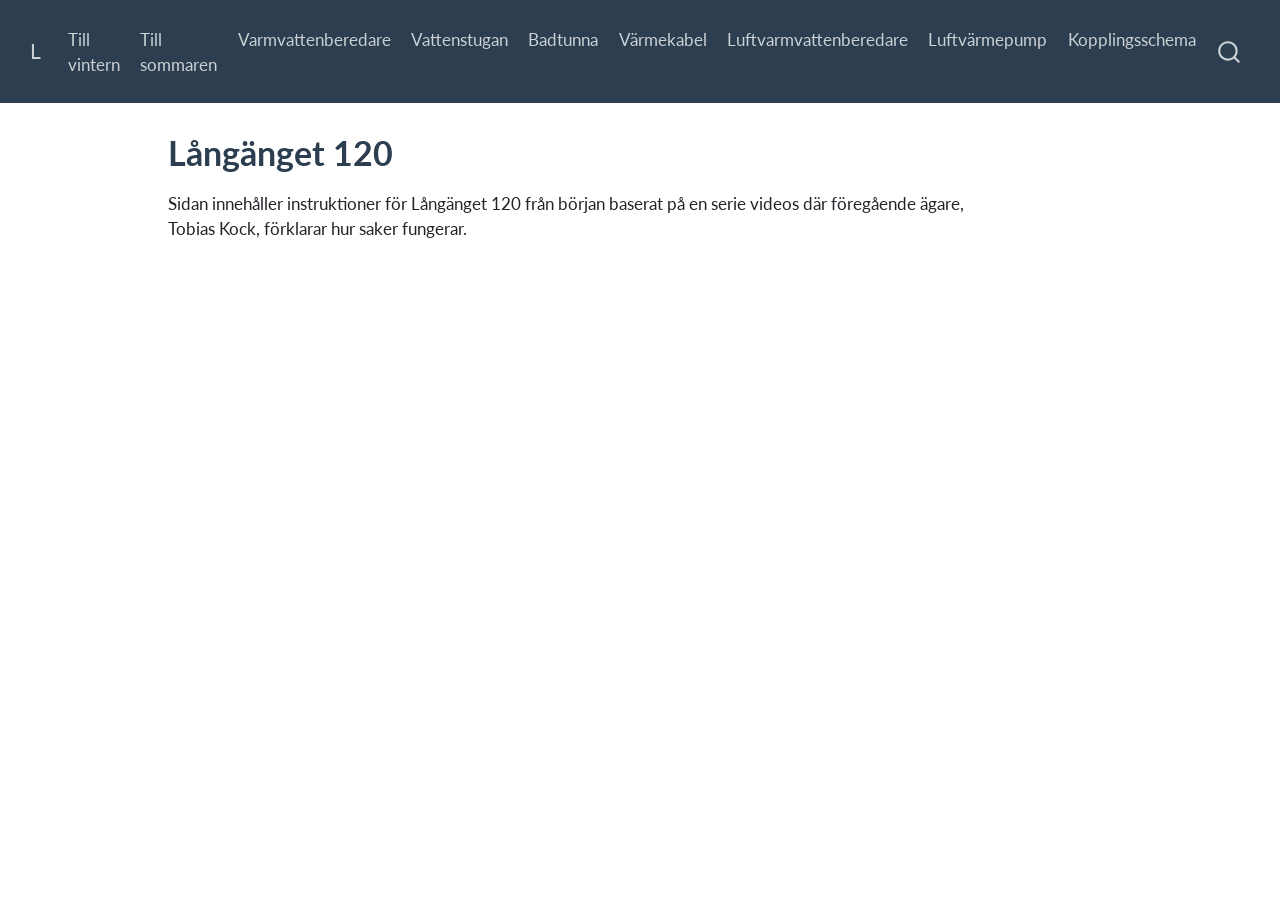
<file: index.html>
<!DOCTYPE html>
<html xmlns="http://www.w3.org/1999/xhtml" lang="sv" xml:lang="sv"><head>

<meta charset="utf-8">
<meta name="generator" content="quarto-1.9.38">

<meta name="viewport" content="width=device-width, initial-scale=1.0, user-scalable=yes">


<title>Långänget 120 – Langanget120</title>
<style>
/* Default styles provided by pandoc.
** See https://pandoc.org/MANUAL.html#variables-for-html for config info.
*/
code{white-space: pre-wrap;}
span.smallcaps{font-variant: small-caps;}
div.columns{display: flex; gap: min(4vw, 1.5em);}
div.column{flex: auto; overflow-x: auto;}
div.hanging-indent{margin-left: 1.5em; text-indent: -1.5em;}
ul.task-list{list-style: none;}
ul.task-list li input[type="checkbox"] {
  width: 0.8em;
  margin: 0 0.8em 0.2em -1em; /* quarto-specific, see https://github.com/quarto-dev/quarto-cli/issues/4556 */ 
  vertical-align: middle;
}
</style>


<script src="site_libs/quarto-nav/quarto-nav.js"></script>
<script src="site_libs/quarto-nav/headroom.min.js"></script>
<script src="site_libs/clipboard/clipboard.min.js"></script>
<script src="site_libs/quarto-search/autocomplete.umd.js"></script>
<script src="site_libs/quarto-search/fuse.min.js"></script>
<script src="site_libs/quarto-search/quarto-search.js"></script>
<meta name="quarto:offset" content="./">
<script src="site_libs/quarto-html/quarto.js" type="module"></script>
<script src="site_libs/quarto-html/tabsets/tabsets.js" type="module"></script>
<script src="site_libs/quarto-html/popper.min.js"></script>
<script src="site_libs/quarto-html/tippy.umd.min.js"></script>
<script src="site_libs/quarto-html/anchor.min.js"></script>
<link href="site_libs/quarto-html/tippy.css" rel="stylesheet">
<link href="site_libs/quarto-html/quarto-syntax-highlighting-15634bcf2e68342d4ad2dfa704d543f6.css" rel="stylesheet" class="quarto-color-scheme" id="quarto-text-highlighting-styles">
<link href="site_libs/quarto-html/quarto-syntax-highlighting-dark-0a6b7249c26820e032cb0bd839ff02b1.css" rel="stylesheet" class="quarto-color-scheme quarto-color-alternate" id="quarto-text-highlighting-styles">
<link href="site_libs/quarto-html/quarto-syntax-highlighting-15634bcf2e68342d4ad2dfa704d543f6.css" rel="stylesheet" class="quarto-color-scheme-extra" id="quarto-text-highlighting-styles">
<script src="site_libs/bootstrap/bootstrap.min.js"></script>
<link href="site_libs/bootstrap/bootstrap-icons.css" rel="stylesheet">
<link href="site_libs/bootstrap/bootstrap-17fa43110252fe5d7fbc076cda6e6503.min.css" rel="stylesheet" append-hash="true" class="quarto-color-scheme" id="quarto-bootstrap" data-mode="light">
<link href="site_libs/bootstrap/bootstrap-dark-2f3706f3f720ffabbc97d3e3986e1aea.min.css" rel="stylesheet" append-hash="true" class="quarto-color-scheme quarto-color-alternate" id="quarto-bootstrap" data-mode="light">
<link href="site_libs/bootstrap/bootstrap-17fa43110252fe5d7fbc076cda6e6503.min.css" rel="stylesheet" append-hash="true" class="quarto-color-scheme-extra" id="quarto-bootstrap" data-mode="light">
<script id="quarto-search-options" type="application/json">{
  "location": "navbar",
  "copy-button": false,
  "collapse-after": 3,
  "panel-placement": "end",
  "type": "overlay",
  "limit": 50,
  "keyboard-shortcut": [
    "f",
    "/",
    "s"
  ],
  "show-item-context": false,
  "language": {
    "search-no-results-text": "Inget resultat",
    "search-matching-documents-text": "matchande dokument",
    "search-copy-link-title": "Kopiera länk för att söka",
    "search-hide-matches-text": "Göm ytterligare resultat",
    "search-more-match-text": "annat resultat i detta dokument",
    "search-more-matches-text": "fler resultat i detta dokument",
    "search-clear-button-title": "Rensa",
    "search-text-placeholder": "",
    "search-detached-cancel-button-title": "Avbryt",
    "search-submit-button-title": "Verkställ",
    "search-label": "Sök"
  }
}</script>


<link rel="stylesheet" href="styles.css">
</head>

<body class="nav-fixed quarto-light">

<div id="quarto-search-results"></div>
  <header id="quarto-header" class="headroom fixed-top">
    <nav class="navbar navbar-expand-lg " data-bs-theme="dark">
      <div class="navbar-container container-fluid">
      <div class="navbar-brand-container mx-auto">
    <a class="navbar-brand" href="./index.html">
    <span class="navbar-title">Langanget120</span>
    </a>
  </div>
            <div id="quarto-search" class="" title="Sök"></div>
          <button class="navbar-toggler" type="button" data-bs-toggle="collapse" data-bs-target="#navbarCollapse" aria-controls="navbarCollapse" role="menu" aria-expanded="false" aria-label="Skifta navigering" onclick="if (window.quartoToggleHeadroom) { window.quartoToggleHeadroom(); }">
  <span class="navbar-toggler-icon"></span>
</button>
          <div class="collapse navbar-collapse" id="navbarCollapse">
            <ul class="navbar-nav navbar-nav-scroll me-auto">
  <li class="nav-item">
    <a class="nav-link" href="./till-vintern.html"> 
<span class="menu-text">Till vintern</span></a>
  </li>  
  <li class="nav-item">
    <a class="nav-link" href="./till-sommaren.html"> 
<span class="menu-text">Till sommaren</span></a>
  </li>  
  <li class="nav-item">
    <a class="nav-link" href="./varmvattenberedare.html"> 
<span class="menu-text">Varmvattenberedare</span></a>
  </li>  
  <li class="nav-item">
    <a class="nav-link" href="./vattenstugan.html"> 
<span class="menu-text">Vattenstugan</span></a>
  </li>  
  <li class="nav-item">
    <a class="nav-link" href="./badtunna.html"> 
<span class="menu-text">Badtunna</span></a>
  </li>  
  <li class="nav-item">
    <a class="nav-link" href="./värmekabel.html"> 
<span class="menu-text">Värmekabel</span></a>
  </li>  
  <li class="nav-item">
    <a class="nav-link" href="./luftvarmvattenberedare.html"> 
<span class="menu-text">Luftvarmvattenberedare</span></a>
  </li>  
  <li class="nav-item">
    <a class="nav-link" href="./luftvarmepump.html"> 
<span class="menu-text">Luftvärmepump</span></a>
  </li>  
  <li class="nav-item">
    <a class="nav-link" href="./kopplingsschema.html"> 
<span class="menu-text">Kopplingsschema</span></a>
  </li>  
</ul>
          </div> <!-- /navcollapse -->
            <div class="quarto-navbar-tools">
</div>
      </div> <!-- /container-fluid -->
    </nav>
</header>
<!-- content -->
<div id="quarto-content" class="quarto-container page-columns page-rows-contents page-layout-article page-navbar">
<!-- sidebar -->
<!-- margin-sidebar -->
    <div id="quarto-margin-sidebar" class="sidebar margin-sidebar zindex-bottom">
        
    </div>
<!-- main -->
<main class="content" id="quarto-document-content">

<header id="title-block-header" class="quarto-title-block default">
<div class="quarto-title">
<h1 class="title">Långänget 120</h1>
</div>



<div class="quarto-title-meta">

    
  
    
  </div>
  


</header>


<p>Sidan innehåller instruktioner för Långänget 120 från början baserat på en serie videos där föregående ägare, Tobias Kock, förklarar hur saker fungerar.</p>
<!--
# To update the site, run the following commands in the terminal:
git add -A && git commit -m "Describe the change" && git push   # source
quarto publish gh-pages                                         # site
-->



</main> <!-- /main -->
<script id="quarto-html-after-body" type="application/javascript">
  window.document.addEventListener("DOMContentLoaded", function (event) {
    const icon = "";
    const anchorJS = new window.AnchorJS();
    anchorJS.options = {
      placement: 'right',
      icon: icon
    };
    anchorJS.add('.anchored');
    const isCodeAnnotation = (el) => {
      for (const clz of el.classList) {
        if (clz.startsWith('code-annotation-')) {                     
          return true;
        }
      }
      return false;
    }
    const onCopySuccess = function(e) {
      // button target
      const button = e.trigger;
      // don't keep focus
      button.blur();
      // flash "checked"
      button.classList.add('code-copy-button-checked');
      var currentTitle = button.getAttribute("title");
      button.setAttribute("title", "Kopierat!");
      let tooltip;
      if (window.bootstrap) {
        button.setAttribute("data-bs-toggle", "tooltip");
        button.setAttribute("data-bs-placement", "left");
        button.setAttribute("data-bs-title", "Kopierat!");
        tooltip = new bootstrap.Tooltip(button, 
          { trigger: "manual", 
            customClass: "code-copy-button-tooltip",
            offset: [0, -8]});
        tooltip.show();    
      }
      setTimeout(function() {
        if (tooltip) {
          tooltip.hide();
          button.removeAttribute("data-bs-title");
          button.removeAttribute("data-bs-toggle");
          button.removeAttribute("data-bs-placement");
        }
        button.setAttribute("title", currentTitle);
        button.classList.remove('code-copy-button-checked');
      }, 1000);
      // clear code selection
      e.clearSelection();
    }
    const getTextToCopy = function(trigger) {
      const outerScaffold = trigger.parentElement.cloneNode(true);
      const codeEl = outerScaffold.querySelector('code');
      for (const childEl of codeEl.children) {
        if (isCodeAnnotation(childEl)) {
          childEl.remove();
        }
      }
      return codeEl.innerText;
    }
    const clipboard = new window.ClipboardJS('.code-copy-button:not([data-in-quarto-modal])', {
      text: getTextToCopy
    });
    clipboard.on('success', onCopySuccess);
    if (window.document.getElementById('quarto-embedded-source-code-modal')) {
      const clipboardModal = new window.ClipboardJS('.code-copy-button[data-in-quarto-modal]', {
        text: getTextToCopy,
        container: window.document.getElementById('quarto-embedded-source-code-modal')
      });
      clipboardModal.on('success', onCopySuccess);
    }
      var localhostRegex = new RegExp(/^(?:http|https):\/\/localhost\:?[0-9]*\//);
      var mailtoRegex = new RegExp(/^mailto:/);
        var filterRegex = new RegExp("https:\/\/Sebastian-D\.github\.io\/langanget120\/");
      var isInternal = (href) => {
          return filterRegex.test(href) || localhostRegex.test(href) || mailtoRegex.test(href);
      }
      // Inspect non-navigation links and adorn them if external
     var links = window.document.querySelectorAll('a[href]:not(.nav-link):not(.navbar-brand):not(.toc-action):not(.sidebar-link):not(.sidebar-item-toggle):not(.pagination-link):not(.no-external):not([aria-hidden]):not(.dropdown-item):not(.quarto-navigation-tool):not(.about-link)');
      for (var i=0; i<links.length; i++) {
        const link = links[i];
        if (!isInternal(link.href)) {
          // undo the damage that might have been done by quarto-nav.js in the case of
          // links that we want to consider external
          if (link.dataset.originalHref !== undefined) {
            link.href = link.dataset.originalHref;
          }
        }
      }
    function tippyHover(el, contentFn, onTriggerFn, onUntriggerFn) {
      const config = {
        allowHTML: true,
        maxWidth: 500,
        delay: 100,
        arrow: false,
        appendTo: function(el) {
            return el.parentElement;
        },
        interactive: true,
        interactiveBorder: 10,
        theme: 'quarto',
        placement: 'bottom-start',
      };
      if (contentFn) {
        config.content = contentFn;
      }
      if (onTriggerFn) {
        config.onTrigger = onTriggerFn;
      }
      if (onUntriggerFn) {
        config.onUntrigger = onUntriggerFn;
      }
      window.tippy(el, config); 
    }
    const noterefs = window.document.querySelectorAll('a[role="doc-noteref"]');
    for (var i=0; i<noterefs.length; i++) {
      const ref = noterefs[i];
      tippyHover(ref, function() {
        // use id or data attribute instead here
        let href = ref.getAttribute('data-footnote-href') || ref.getAttribute('href');
        try { href = new URL(href).hash; } catch {}
        const id = href.replace(/^#\/?/, "");
        const note = window.document.getElementById(id);
        if (note) {
          return note.innerHTML;
        } else {
          return "";
        }
      });
    }
    const xrefs = window.document.querySelectorAll('a.quarto-xref');
    const processXRef = (id, note) => {
      // Strip column container classes
      const stripColumnClz = (el) => {
        el.classList.remove("page-full", "page-columns");
        if (el.children) {
          for (const child of el.children) {
            stripColumnClz(child);
          }
        }
      }
      stripColumnClz(note)
      if (id === null || id.startsWith('sec-')) {
        // Special case sections, only their first couple elements
        const container = document.createElement("div");
        if (note.children && note.children.length > 2) {
          container.appendChild(note.children[0].cloneNode(true));
          for (let i = 1; i < note.children.length; i++) {
            const child = note.children[i];
            if (child.tagName === "P" && child.innerText === "") {
              continue;
            } else {
              container.appendChild(child.cloneNode(true));
              break;
            }
          }
          if (window.Quarto?.typesetMath) {
            window.Quarto.typesetMath(container);
          }
          return container.innerHTML
        } else {
          if (window.Quarto?.typesetMath) {
            window.Quarto.typesetMath(note);
          }
          return note.innerHTML;
        }
      } else {
        // Remove any anchor links if they are present
        const anchorLink = note.querySelector('a.anchorjs-link');
        if (anchorLink) {
          anchorLink.remove();
        }
        if (window.Quarto?.typesetMath) {
          window.Quarto.typesetMath(note);
        }
        if (note.classList.contains("callout")) {
          return note.outerHTML;
        } else {
          return note.innerHTML;
        }
      }
    }
    for (var i=0; i<xrefs.length; i++) {
      const xref = xrefs[i];
      tippyHover(xref, undefined, function(instance) {
        instance.disable();
        let url = xref.getAttribute('href');
        let hash = undefined; 
        if (url.startsWith('#')) {
          hash = url;
        } else {
          try { hash = new URL(url).hash; } catch {}
        }
        if (hash) {
          const id = hash.replace(/^#\/?/, "");
          const note = window.document.getElementById(id);
          if (note !== null) {
            try {
              const html = processXRef(id, note.cloneNode(true));
              instance.setContent(html);
            } finally {
              instance.enable();
              instance.show();
            }
          } else {
            // See if we can fetch this
            fetch(url.split('#')[0])
            .then(res => res.text())
            .then(html => {
              const parser = new DOMParser();
              const htmlDoc = parser.parseFromString(html, "text/html");
              const note = htmlDoc.getElementById(id);
              if (note !== null) {
                const html = processXRef(id, note);
                instance.setContent(html);
              } 
            }).finally(() => {
              instance.enable();
              instance.show();
            });
          }
        } else {
          // See if we can fetch a full url (with no hash to target)
          // This is a special case and we should probably do some content thinning / targeting
          fetch(url)
          .then(res => res.text())
          .then(html => {
            const parser = new DOMParser();
            const htmlDoc = parser.parseFromString(html, "text/html");
            const note = htmlDoc.querySelector('main.content');
            if (note !== null) {
              // This should only happen for chapter cross references
              // (since there is no id in the URL)
              // remove the first header
              if (note.children.length > 0 && note.children[0].tagName === "HEADER") {
                note.children[0].remove();
              }
              const html = processXRef(null, note);
              instance.setContent(html);
            } 
          }).finally(() => {
            instance.enable();
            instance.show();
          });
        }
      }, function(instance) {
      });
    }
        let selectedAnnoteEl;
        const selectorForAnnotation = ( cell, annotation) => {
          let cellAttr = 'data-code-cell="' + cell + '"';
          let lineAttr = 'data-code-annotation="' +  annotation + '"';
          const selector = 'span[' + cellAttr + '][' + lineAttr + ']';
          return selector;
        }
        const selectCodeLines = (annoteEl) => {
          const doc = window.document;
          const targetCell = annoteEl.getAttribute("data-target-cell");
          const targetAnnotation = annoteEl.getAttribute("data-target-annotation");
          const annoteSpan = window.document.querySelector(selectorForAnnotation(targetCell, targetAnnotation));
          const lines = annoteSpan.getAttribute("data-code-lines").split(",");
          const lineIds = lines.map((line) => {
            return targetCell + "-" + line;
          })
          let top = null;
          let height = null;
          let parent = null;
          if (lineIds.length > 0) {
              //compute the position of the single el (top and bottom and make a div)
              const el = window.document.getElementById(lineIds[0]);
              top = el.offsetTop;
              height = el.offsetHeight;
              parent = el.parentElement.parentElement;
            if (lineIds.length > 1) {
              const lastEl = window.document.getElementById(lineIds[lineIds.length - 1]);
              const bottom = lastEl.offsetTop + lastEl.offsetHeight;
              height = bottom - top;
            }
            if (top !== null && height !== null && parent !== null) {
              // cook up a div (if necessary) and position it 
              let div = window.document.getElementById("code-annotation-line-highlight");
              if (div === null) {
                div = window.document.createElement("div");
                div.setAttribute("id", "code-annotation-line-highlight");
                div.style.position = 'absolute';
                parent.appendChild(div);
              }
              div.style.top = top - 2 + "px";
              div.style.height = height + 4 + "px";
              div.style.left = 0;
              let gutterDiv = window.document.getElementById("code-annotation-line-highlight-gutter");
              if (gutterDiv === null) {
                gutterDiv = window.document.createElement("div");
                gutterDiv.setAttribute("id", "code-annotation-line-highlight-gutter");
                gutterDiv.style.position = 'absolute';
                const codeCell = window.document.getElementById(targetCell);
                const gutter = codeCell.querySelector('.code-annotation-gutter');
                gutter.appendChild(gutterDiv);
              }
              gutterDiv.style.top = top - 2 + "px";
              gutterDiv.style.height = height + 4 + "px";
            }
            selectedAnnoteEl = annoteEl;
          }
        };
        const unselectCodeLines = () => {
          const elementsIds = ["code-annotation-line-highlight", "code-annotation-line-highlight-gutter"];
          elementsIds.forEach((elId) => {
            const div = window.document.getElementById(elId);
            if (div) {
              div.remove();
            }
          });
          selectedAnnoteEl = undefined;
        };
          // Handle positioning of the toggle
      window.addEventListener(
        "resize",
        throttle(() => {
          elRect = undefined;
          if (selectedAnnoteEl) {
            selectCodeLines(selectedAnnoteEl);
          }
        }, 10)
      );
      function throttle(fn, ms) {
      let throttle = false;
      let timer;
        return (...args) => {
          if(!throttle) { // first call gets through
              fn.apply(this, args);
              throttle = true;
          } else { // all the others get throttled
              if(timer) clearTimeout(timer); // cancel #2
              timer = setTimeout(() => {
                fn.apply(this, args);
                timer = throttle = false;
              }, ms);
          }
        };
      }
        // Attach click handler to the DT
        const annoteDls = window.document.querySelectorAll('dt[data-target-cell]');
        for (const annoteDlNode of annoteDls) {
          annoteDlNode.addEventListener('click', (event) => {
            const clickedEl = event.target;
            if (clickedEl !== selectedAnnoteEl) {
              unselectCodeLines();
              const activeEl = window.document.querySelector('dt[data-target-cell].code-annotation-active');
              if (activeEl) {
                activeEl.classList.remove('code-annotation-active');
              }
              selectCodeLines(clickedEl);
              clickedEl.classList.add('code-annotation-active');
            } else {
              // Unselect the line
              unselectCodeLines();
              clickedEl.classList.remove('code-annotation-active');
            }
          });
        }
    const findCites = (el) => {
      const parentEl = el.parentElement;
      if (parentEl) {
        const cites = parentEl.dataset.cites;
        if (cites) {
          return {
            el,
            cites: cites.split(' ')
          };
        } else {
          return findCites(el.parentElement)
        }
      } else {
        return undefined;
      }
    };
    var bibliorefs = window.document.querySelectorAll('a[role="doc-biblioref"]');
    for (var i=0; i<bibliorefs.length; i++) {
      const ref = bibliorefs[i];
      const citeInfo = findCites(ref);
      if (citeInfo) {
        tippyHover(citeInfo.el, function() {
          var popup = window.document.createElement('div');
          citeInfo.cites.forEach(function(cite) {
            var citeDiv = window.document.createElement('div');
            citeDiv.classList.add('hanging-indent');
            citeDiv.classList.add('csl-entry');
            var biblioDiv = window.document.getElementById('ref-' + cite);
            if (biblioDiv) {
              citeDiv.innerHTML = biblioDiv.innerHTML;
            }
            popup.appendChild(citeDiv);
          });
          return popup.innerHTML;
        });
      }
    }
  });
  </script>
</div> <!-- /content -->




</body></html>
</file>
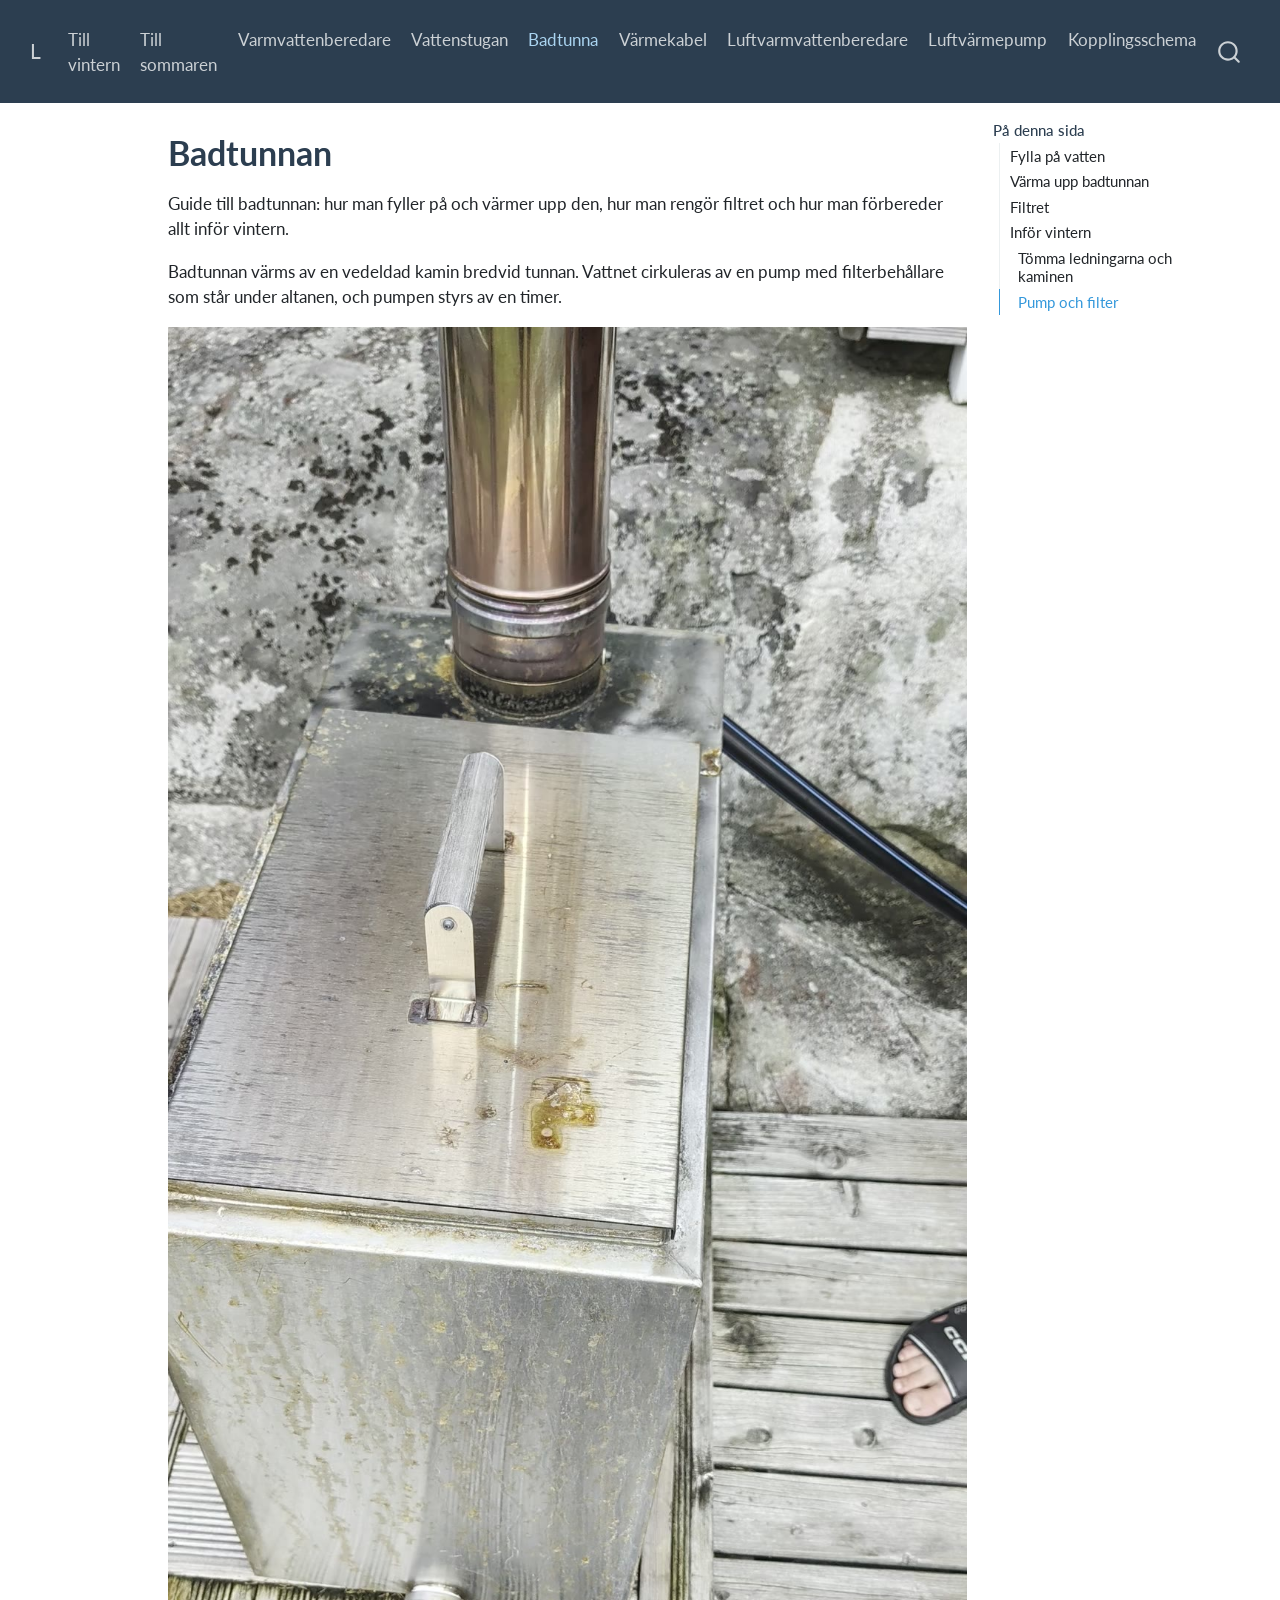
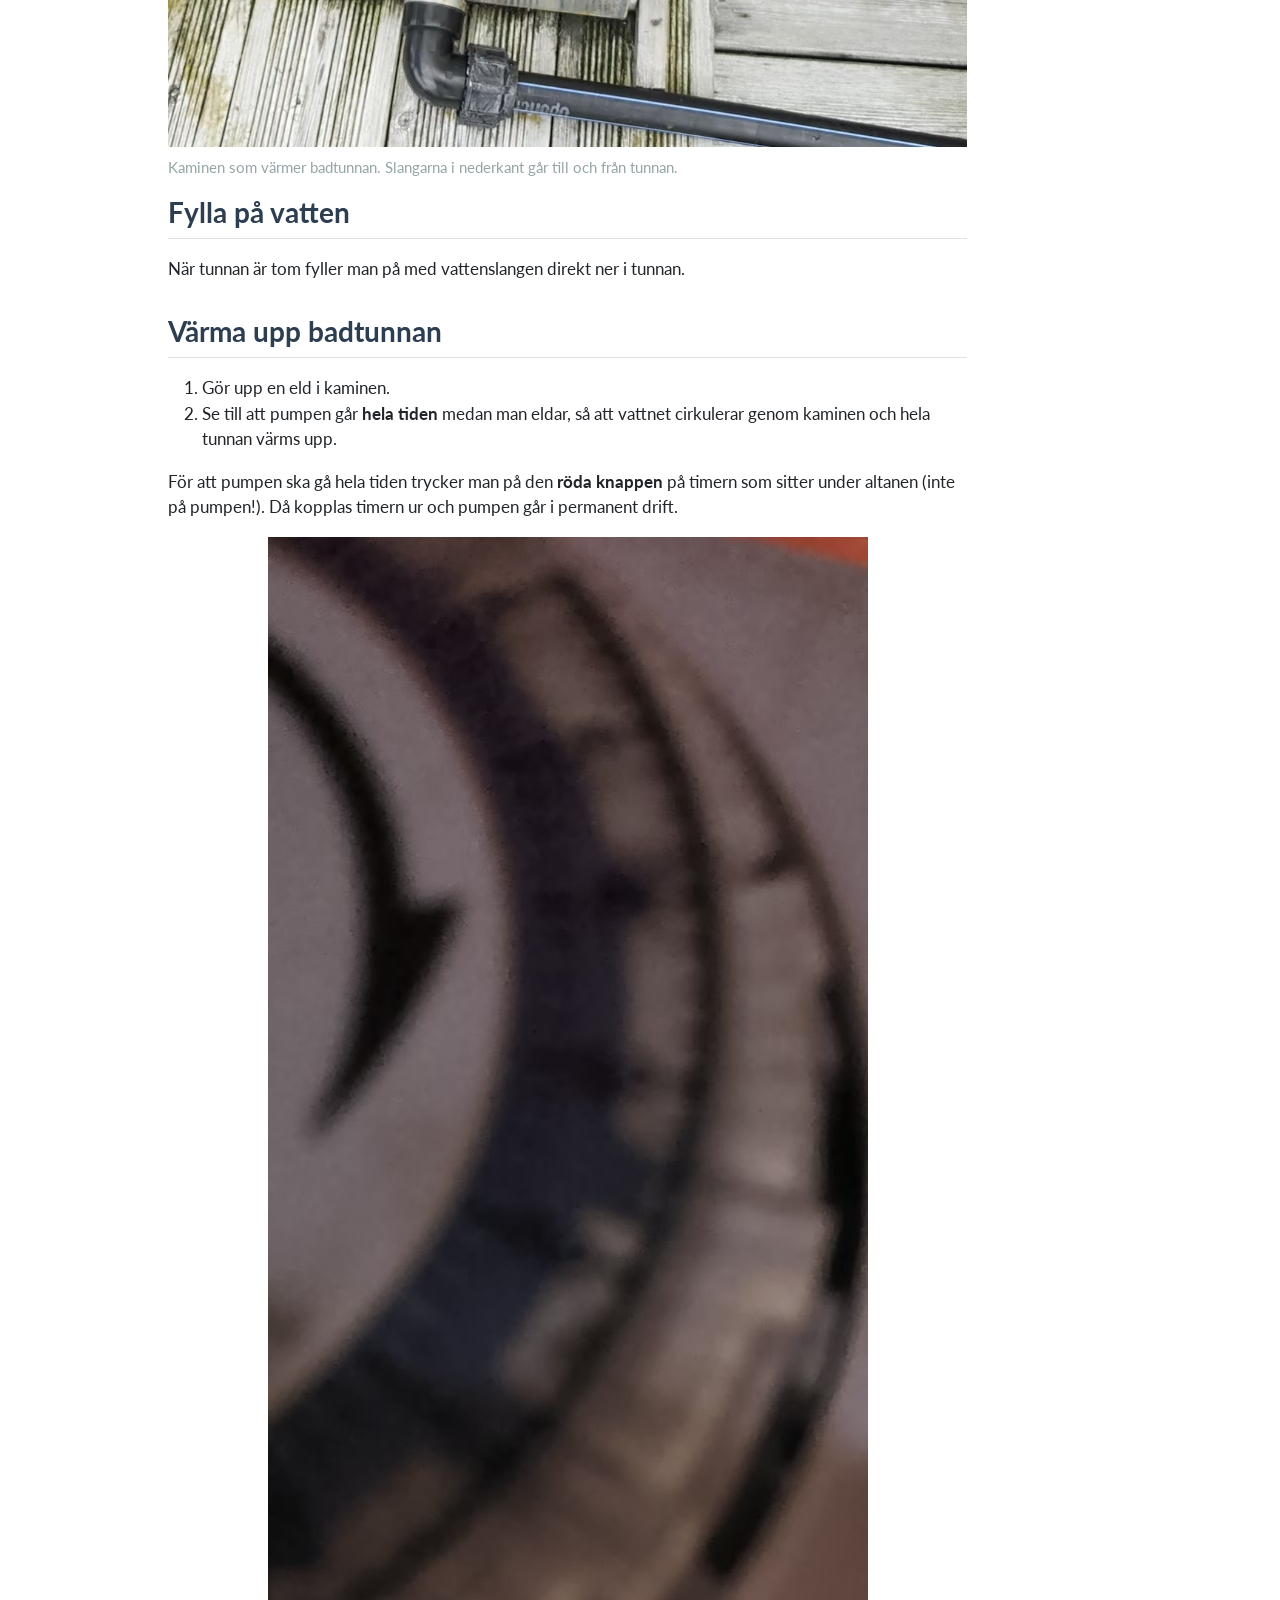
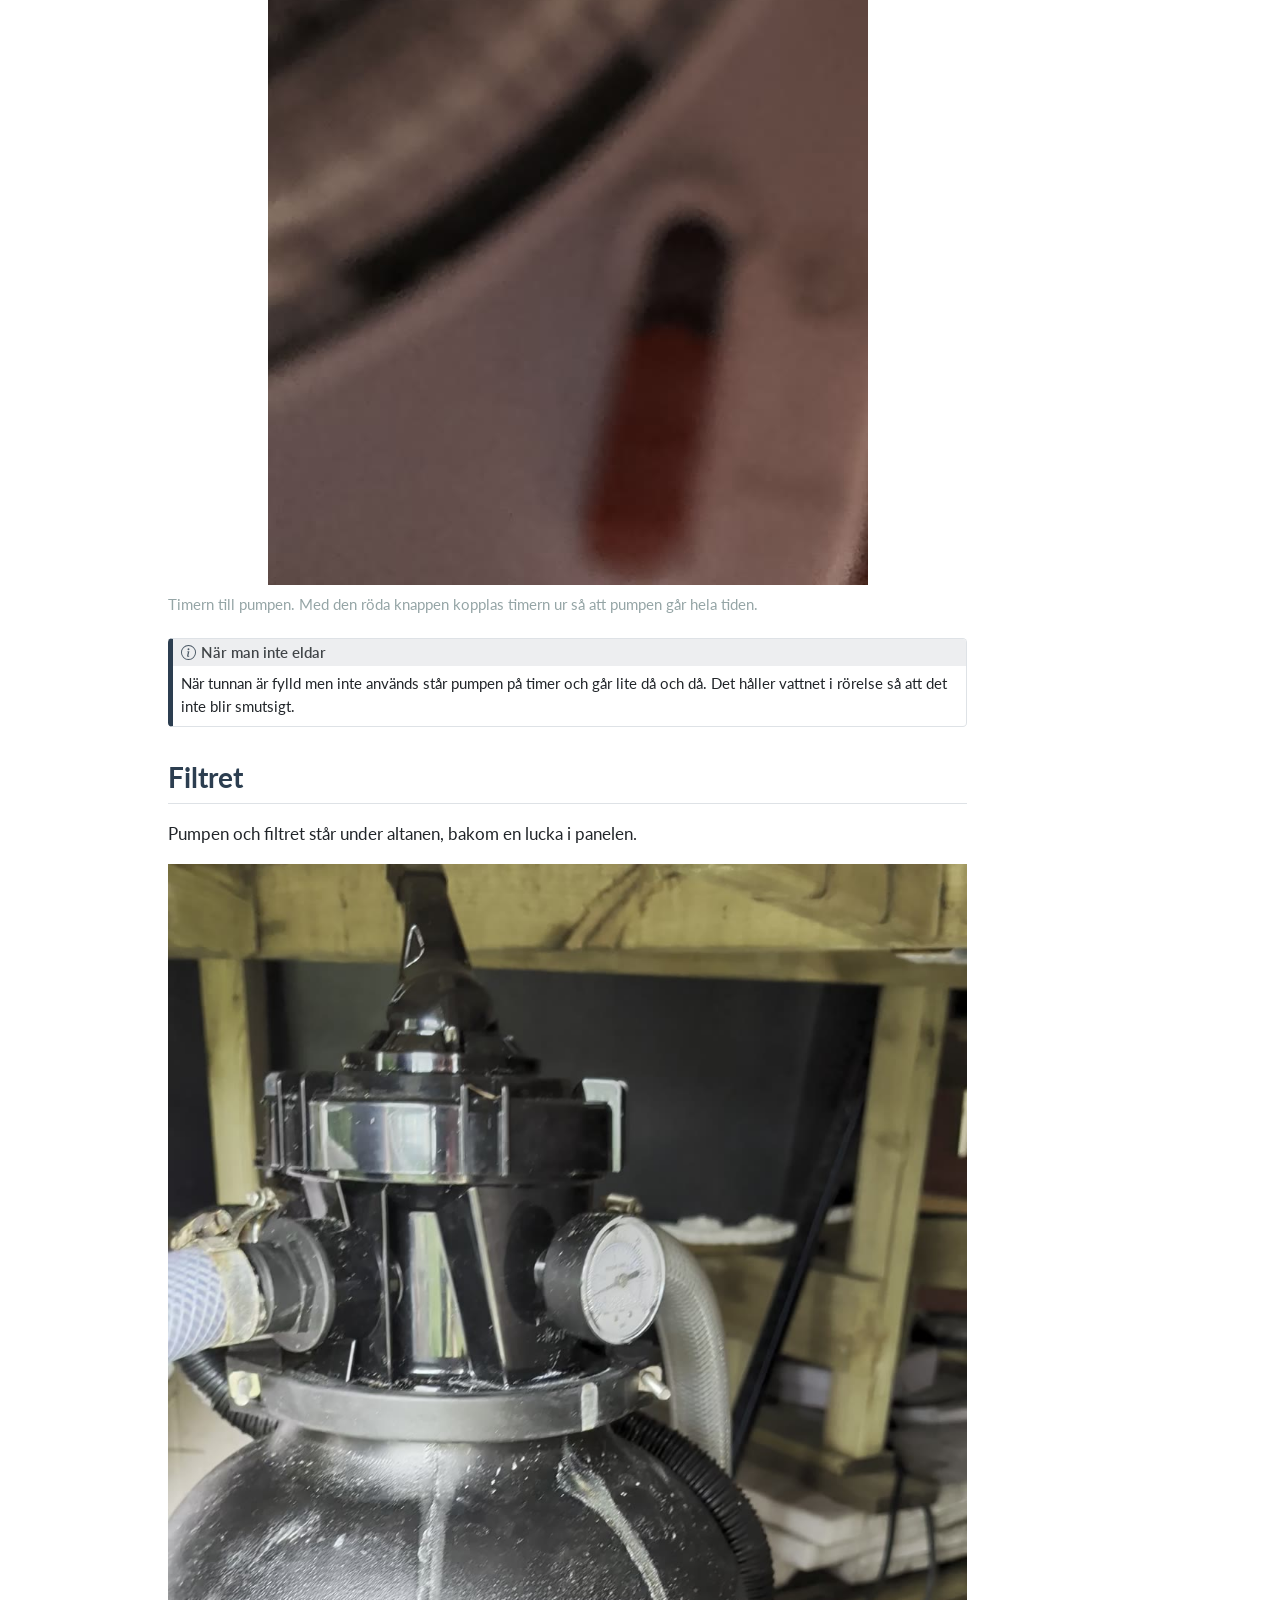
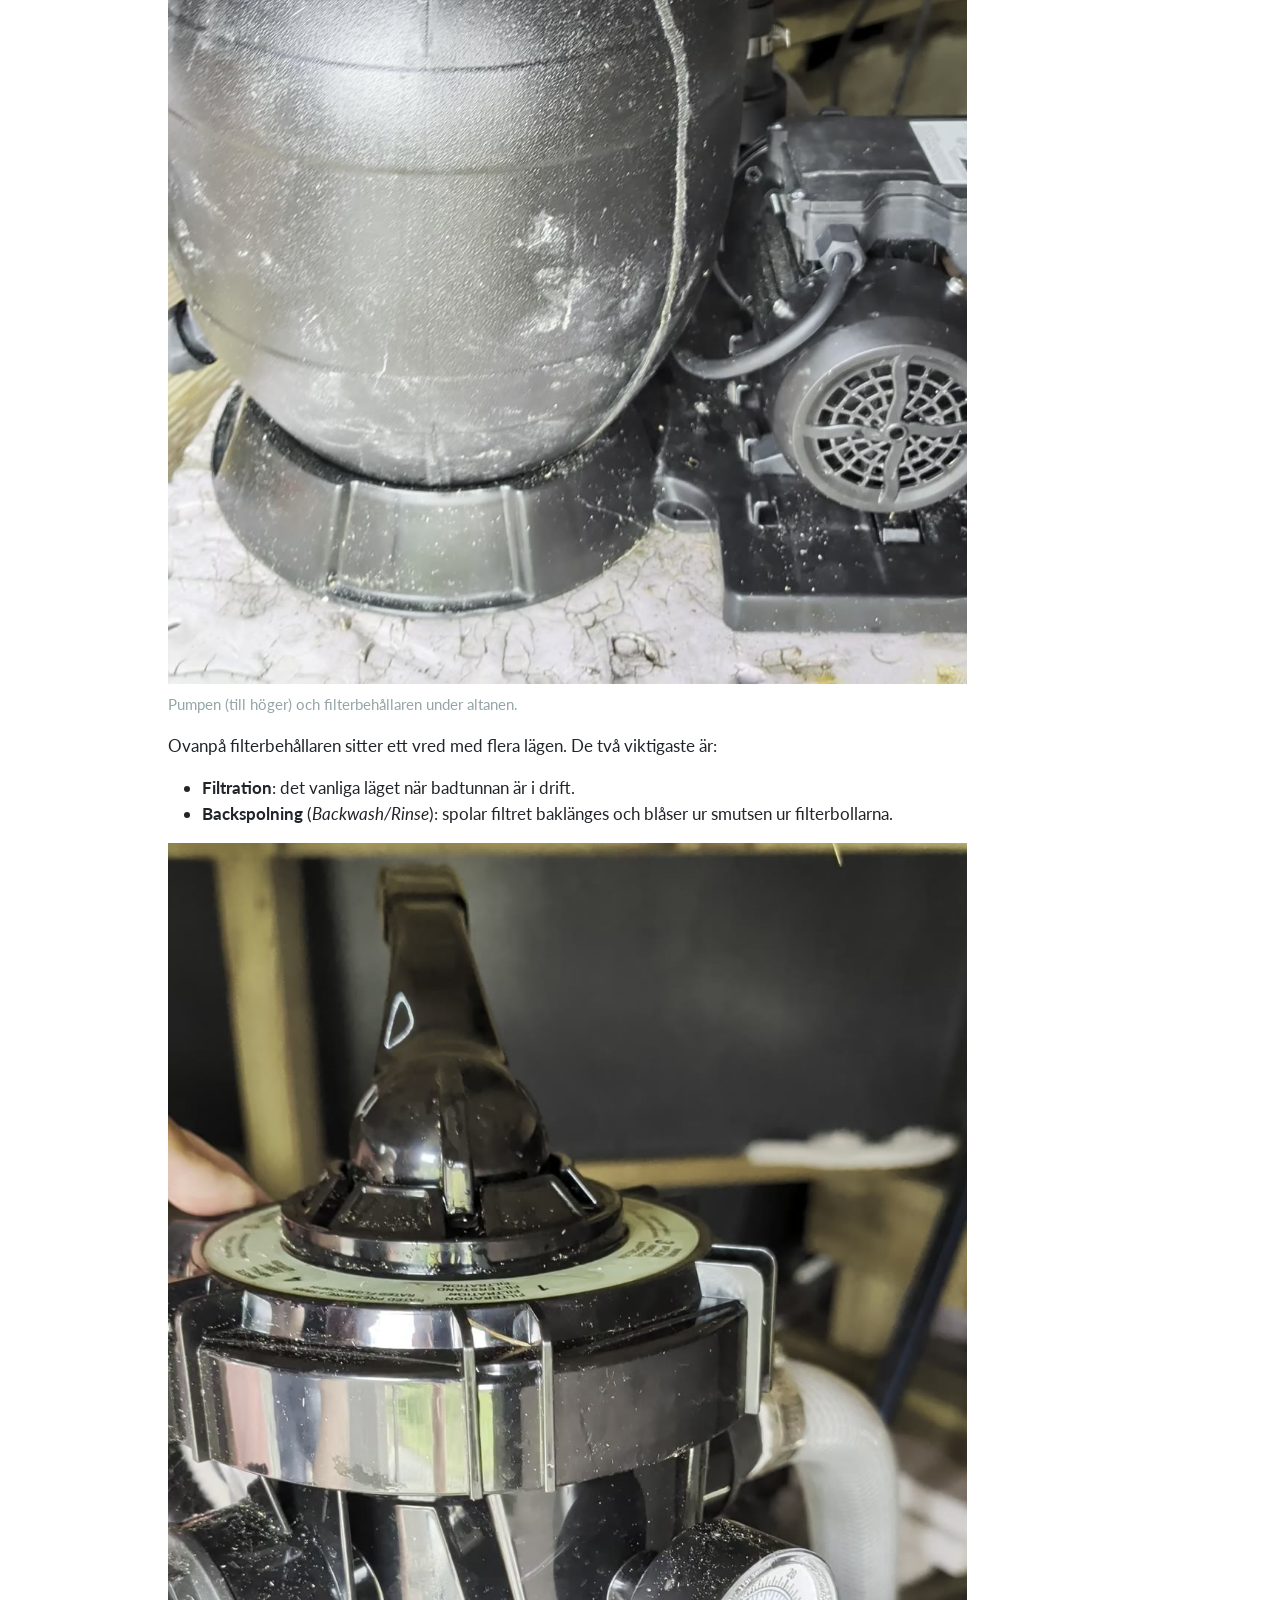
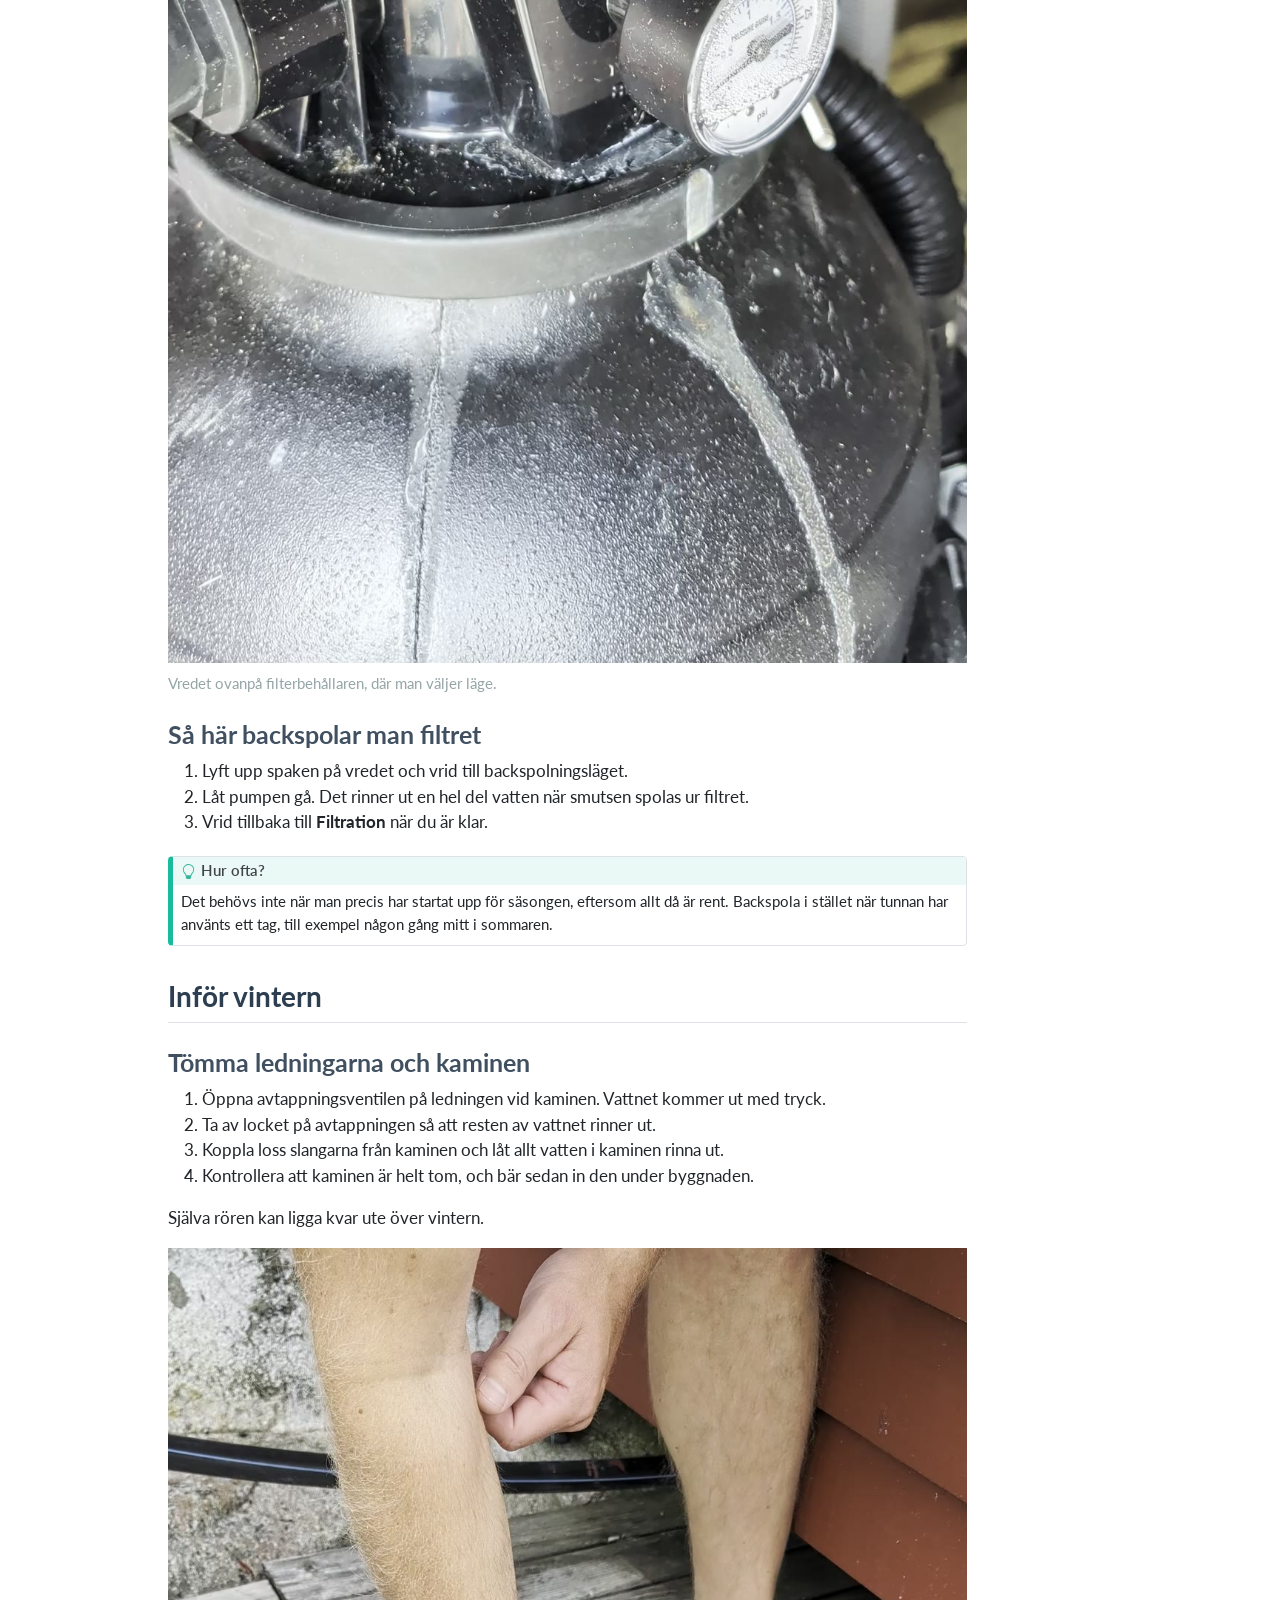
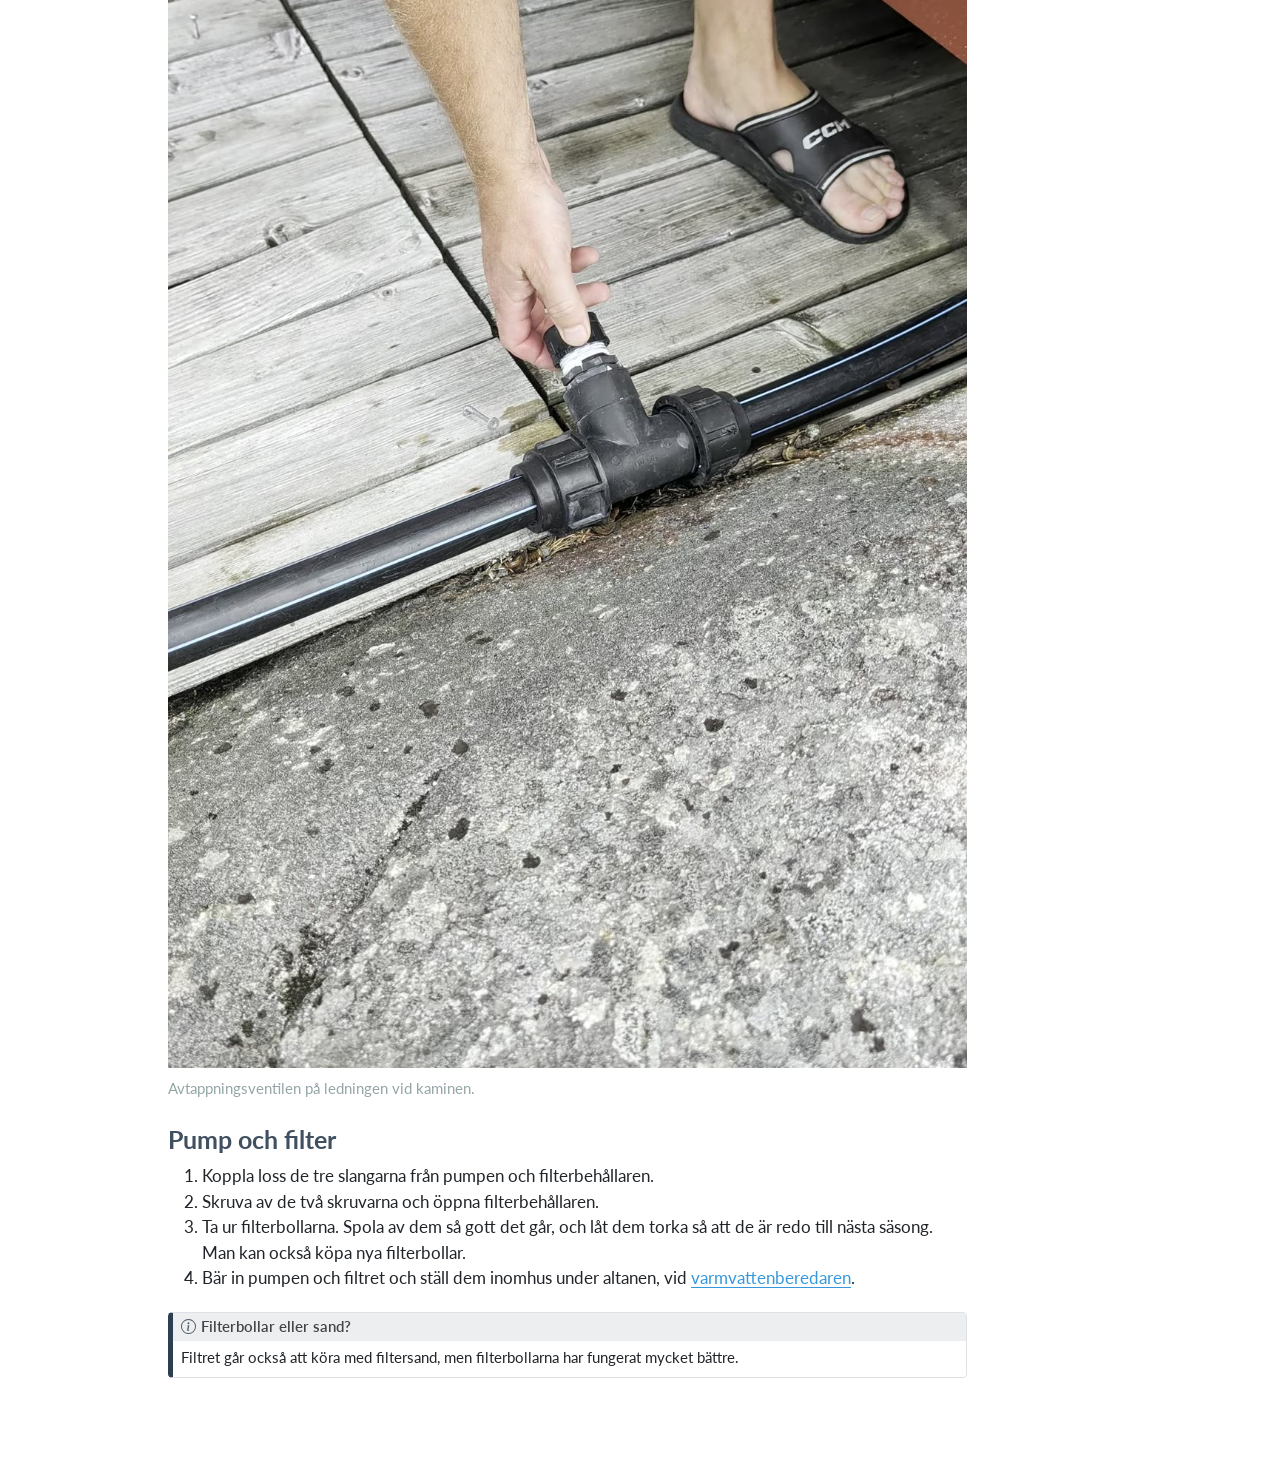
<file: badtunna.html>
<!DOCTYPE html>
<html xmlns="http://www.w3.org/1999/xhtml" lang="sv" xml:lang="sv"><head>

<meta charset="utf-8">
<meta name="generator" content="quarto-1.9.38">

<meta name="viewport" content="width=device-width, initial-scale=1.0, user-scalable=yes">


<title>Badtunnan – Langanget120</title>
<style>
/* Default styles provided by pandoc.
** See https://pandoc.org/MANUAL.html#variables-for-html for config info.
*/
code{white-space: pre-wrap;}
span.smallcaps{font-variant: small-caps;}
div.columns{display: flex; gap: min(4vw, 1.5em);}
div.column{flex: auto; overflow-x: auto;}
div.hanging-indent{margin-left: 1.5em; text-indent: -1.5em;}
ul.task-list{list-style: none;}
ul.task-list li input[type="checkbox"] {
  width: 0.8em;
  margin: 0 0.8em 0.2em -1em; /* quarto-specific, see https://github.com/quarto-dev/quarto-cli/issues/4556 */ 
  vertical-align: middle;
}
</style>


<script src="site_libs/quarto-nav/quarto-nav.js"></script>
<script src="site_libs/quarto-nav/headroom.min.js"></script>
<script src="site_libs/clipboard/clipboard.min.js"></script>
<script src="site_libs/quarto-search/autocomplete.umd.js"></script>
<script src="site_libs/quarto-search/fuse.min.js"></script>
<script src="site_libs/quarto-search/quarto-search.js"></script>
<meta name="quarto:offset" content="./">
<script src="site_libs/quarto-html/quarto.js" type="module"></script>
<script src="site_libs/quarto-html/tabsets/tabsets.js" type="module"></script>
<script src="site_libs/quarto-html/popper.min.js"></script>
<script src="site_libs/quarto-html/tippy.umd.min.js"></script>
<script src="site_libs/quarto-html/anchor.min.js"></script>
<link href="site_libs/quarto-html/tippy.css" rel="stylesheet">
<link href="site_libs/quarto-html/quarto-syntax-highlighting-15634bcf2e68342d4ad2dfa704d543f6.css" rel="stylesheet" class="quarto-color-scheme" id="quarto-text-highlighting-styles">
<link href="site_libs/quarto-html/quarto-syntax-highlighting-dark-0a6b7249c26820e032cb0bd839ff02b1.css" rel="stylesheet" class="quarto-color-scheme quarto-color-alternate" id="quarto-text-highlighting-styles">
<link href="site_libs/quarto-html/quarto-syntax-highlighting-15634bcf2e68342d4ad2dfa704d543f6.css" rel="stylesheet" class="quarto-color-scheme-extra" id="quarto-text-highlighting-styles">
<script src="site_libs/bootstrap/bootstrap.min.js"></script>
<link href="site_libs/bootstrap/bootstrap-icons.css" rel="stylesheet">
<link href="site_libs/bootstrap/bootstrap-17fa43110252fe5d7fbc076cda6e6503.min.css" rel="stylesheet" append-hash="true" class="quarto-color-scheme" id="quarto-bootstrap" data-mode="light">
<link href="site_libs/bootstrap/bootstrap-dark-2f3706f3f720ffabbc97d3e3986e1aea.min.css" rel="stylesheet" append-hash="true" class="quarto-color-scheme quarto-color-alternate" id="quarto-bootstrap" data-mode="light">
<link href="site_libs/bootstrap/bootstrap-17fa43110252fe5d7fbc076cda6e6503.min.css" rel="stylesheet" append-hash="true" class="quarto-color-scheme-extra" id="quarto-bootstrap" data-mode="light">
<script id="quarto-search-options" type="application/json">{
  "location": "navbar",
  "copy-button": false,
  "collapse-after": 3,
  "panel-placement": "end",
  "type": "overlay",
  "limit": 50,
  "keyboard-shortcut": [
    "f",
    "/",
    "s"
  ],
  "show-item-context": false,
  "language": {
    "search-no-results-text": "Inget resultat",
    "search-matching-documents-text": "matchande dokument",
    "search-copy-link-title": "Kopiera länk för att söka",
    "search-hide-matches-text": "Göm ytterligare resultat",
    "search-more-match-text": "annat resultat i detta dokument",
    "search-more-matches-text": "fler resultat i detta dokument",
    "search-clear-button-title": "Rensa",
    "search-text-placeholder": "",
    "search-detached-cancel-button-title": "Avbryt",
    "search-submit-button-title": "Verkställ",
    "search-label": "Sök"
  }
}</script>


<link rel="stylesheet" href="styles.css">
</head>

<body class="nav-fixed quarto-light">

<div id="quarto-search-results"></div>
  <header id="quarto-header" class="headroom fixed-top">
    <nav class="navbar navbar-expand-lg " data-bs-theme="dark">
      <div class="navbar-container container-fluid">
      <div class="navbar-brand-container mx-auto">
    <a class="navbar-brand" href="./index.html">
    <span class="navbar-title">Langanget120</span>
    </a>
  </div>
            <div id="quarto-search" class="" title="Sök"></div>
          <button class="navbar-toggler" type="button" data-bs-toggle="collapse" data-bs-target="#navbarCollapse" aria-controls="navbarCollapse" role="menu" aria-expanded="false" aria-label="Skifta navigering" onclick="if (window.quartoToggleHeadroom) { window.quartoToggleHeadroom(); }">
  <span class="navbar-toggler-icon"></span>
</button>
          <div class="collapse navbar-collapse" id="navbarCollapse">
            <ul class="navbar-nav navbar-nav-scroll me-auto">
  <li class="nav-item">
    <a class="nav-link" href="./till-vintern.html"> 
<span class="menu-text">Till vintern</span></a>
  </li>  
  <li class="nav-item">
    <a class="nav-link" href="./till-sommaren.html"> 
<span class="menu-text">Till sommaren</span></a>
  </li>  
  <li class="nav-item">
    <a class="nav-link" href="./varmvattenberedare.html"> 
<span class="menu-text">Varmvattenberedare</span></a>
  </li>  
  <li class="nav-item">
    <a class="nav-link" href="./vattenstugan.html"> 
<span class="menu-text">Vattenstugan</span></a>
  </li>  
  <li class="nav-item">
    <a class="nav-link active" href="./badtunna.html" aria-current="page"> 
<span class="menu-text">Badtunna</span></a>
  </li>  
  <li class="nav-item">
    <a class="nav-link" href="./värmekabel.html"> 
<span class="menu-text">Värmekabel</span></a>
  </li>  
  <li class="nav-item">
    <a class="nav-link" href="./luftvarmvattenberedare.html"> 
<span class="menu-text">Luftvarmvattenberedare</span></a>
  </li>  
  <li class="nav-item">
    <a class="nav-link" href="./luftvarmepump.html"> 
<span class="menu-text">Luftvärmepump</span></a>
  </li>  
  <li class="nav-item">
    <a class="nav-link" href="./kopplingsschema.html"> 
<span class="menu-text">Kopplingsschema</span></a>
  </li>  
</ul>
          </div> <!-- /navcollapse -->
            <div class="quarto-navbar-tools">
</div>
      </div> <!-- /container-fluid -->
    </nav>
</header>
<!-- content -->
<div id="quarto-content" class="quarto-container page-columns page-rows-contents page-layout-article page-navbar">
<!-- sidebar -->
<!-- margin-sidebar -->
    <div id="quarto-margin-sidebar" class="sidebar margin-sidebar">
        <nav id="TOC" role="doc-toc" class="toc-active">
    <h2 id="toc-title">På denna sida</h2>
   
  <ul>
  <li><a href="#badtunna-fylla" id="toc-badtunna-fylla" class="nav-link active" data-scroll-target="#badtunna-fylla">Fylla på vatten</a></li>
  <li><a href="#värma-upp-badtunnan" id="toc-värma-upp-badtunnan" class="nav-link" data-scroll-target="#värma-upp-badtunnan">Värma upp badtunnan</a></li>
  <li><a href="#badtunna-filter" id="toc-badtunna-filter" class="nav-link" data-scroll-target="#badtunna-filter">Filtret</a>
  <ul class="collapse">
  <li><a href="#så-här-backspolar-man-filtret" id="toc-så-här-backspolar-man-filtret" class="nav-link" data-scroll-target="#så-här-backspolar-man-filtret">Så här backspolar man filtret</a></li>
  </ul></li>
  <li><a href="#badtunna-vinter" id="toc-badtunna-vinter" class="nav-link" data-scroll-target="#badtunna-vinter">Inför vintern</a>
  <ul class="collapse">
  <li><a href="#tömma-ledningarna-och-kaminen" id="toc-tömma-ledningarna-och-kaminen" class="nav-link" data-scroll-target="#tömma-ledningarna-och-kaminen">Tömma ledningarna och kaminen</a></li>
  <li><a href="#pump-och-filter" id="toc-pump-och-filter" class="nav-link" data-scroll-target="#pump-och-filter">Pump och filter</a></li>
  </ul></li>
  </ul>
</nav>
    </div>
<!-- main -->
<main class="content" id="quarto-document-content">

<header id="title-block-header" class="quarto-title-block default">
<div class="quarto-title">
<h1 class="title">Badtunnan</h1>
</div>



<div class="quarto-title-meta">

    
  
    
  </div>
  


</header>


<p>Guide till badtunnan: hur man fyller på och värmer upp den, hur man rengör filtret och hur man förbereder allt inför vintern.</p>
<p>Badtunnan värms av en vedeldad kamin bredvid tunnan. Vattnet cirkuleras av en pump med filterbehållare som står under altanen, och pumpen styrs av en timer.</p>
<div class="quarto-figure quarto-figure-center">
<figure class="figure">
<p><img src="images/badtunna/kamin.jpg" class="img-fluid figure-img"></p>
<figcaption>Kaminen som värmer badtunnan. Slangarna i nederkant går till och från tunnan.</figcaption>
</figure>
</div>
<section id="badtunna-fylla" class="level2">
<h2 class="anchored" data-anchor-id="badtunna-fylla">Fylla på vatten</h2>
<p>När tunnan är tom fyller man på med vattenslangen direkt ner i tunnan.</p>
</section>
<section id="värma-upp-badtunnan" class="level2">
<h2 class="anchored" data-anchor-id="värma-upp-badtunnan">Värma upp badtunnan</h2>
<ol type="1">
<li>Gör upp en eld i kaminen.</li>
<li>Se till att pumpen går <strong>hela tiden</strong> medan man eldar, så att vattnet cirkulerar genom kaminen och hela tunnan värms upp.</li>
</ol>
<p>För att pumpen ska gå hela tiden trycker man på den <strong>röda knappen</strong> på timern som sitter under altanen (inte på pumpen!). Då kopplas timern ur och pumpen går i permanent drift.</p>
<div class="quarto-figure quarto-figure-center">
<figure class="figure">
<p><img src="images/badtunna/timer.jpg" class="img-fluid figure-img"></p>
<figcaption>Timern till pumpen. Med den röda knappen kopplas timern ur så att pumpen går hela tiden.</figcaption>
</figure>
</div>
<div class="callout callout-style-default callout-note callout-titled">
<div class="callout-header d-flex align-content-center">
<div class="callout-icon-container">
<i class="callout-icon"></i>
</div>
<div class="callout-title-container flex-fill">
<span class="screen-reader-only">Notera</span>När man inte eldar
</div>
</div>
<div class="callout-body-container callout-body">
<p>När tunnan är fylld men inte används står pumpen på timer och går lite då och då. Det håller vattnet i rörelse så att det inte blir smutsigt.</p>
</div>
</div>
</section>
<section id="badtunna-filter" class="level2">
<h2 class="anchored" data-anchor-id="badtunna-filter">Filtret</h2>
<p>Pumpen och filtret står under altanen, bakom en lucka i panelen.</p>
<div class="quarto-figure quarto-figure-center">
<figure class="figure">
<p><img src="images/badtunna/pump-och-filter.jpg" class="img-fluid figure-img"></p>
<figcaption>Pumpen (till höger) och filterbehållaren under altanen.</figcaption>
</figure>
</div>
<p>Ovanpå filterbehållaren sitter ett vred med flera lägen. De två viktigaste är:</p>
<ul>
<li><strong>Filtration</strong>: det vanliga läget när badtunnan är i drift.</li>
<li><strong>Backspolning</strong> (<em>Backwash/Rinse</em>): spolar filtret baklänges och blåser ur smutsen ur filterbollarna.</li>
</ul>
<div class="quarto-figure quarto-figure-center">
<figure class="figure">
<p><img src="images/badtunna/filterventil.jpg" class="img-fluid figure-img"></p>
<figcaption>Vredet ovanpå filterbehållaren, där man väljer läge.</figcaption>
</figure>
</div>
<section id="så-här-backspolar-man-filtret" class="level3">
<h3 class="anchored" data-anchor-id="så-här-backspolar-man-filtret">Så här backspolar man filtret</h3>
<ol type="1">
<li>Lyft upp spaken på vredet och vrid till backspolningsläget.</li>
<li>Låt pumpen gå. Det rinner ut en hel del vatten när smutsen spolas ur filtret.</li>
<li>Vrid tillbaka till <strong>Filtration</strong> när du är klar.</li>
</ol>
<div class="callout callout-style-default callout-tip callout-titled">
<div class="callout-header d-flex align-content-center">
<div class="callout-icon-container">
<i class="callout-icon"></i>
</div>
<div class="callout-title-container flex-fill">
<span class="screen-reader-only">Tips</span>Hur ofta?
</div>
</div>
<div class="callout-body-container callout-body">
<p>Det behövs inte när man precis har startat upp för säsongen, eftersom allt då är rent. Backspola i stället när tunnan har använts ett tag, till exempel någon gång mitt i sommaren.</p>
</div>
</div>
</section>
</section>
<section id="badtunna-vinter" class="level2">
<h2 class="anchored" data-anchor-id="badtunna-vinter">Inför vintern</h2>
<section id="tömma-ledningarna-och-kaminen" class="level3">
<h3 class="anchored" data-anchor-id="tömma-ledningarna-och-kaminen">Tömma ledningarna och kaminen</h3>
<ol type="1">
<li>Öppna avtappningsventilen på ledningen vid kaminen. Vattnet kommer ut med tryck.</li>
<li>Ta av locket på avtappningen så att resten av vattnet rinner ut.</li>
<li>Koppla loss slangarna från kaminen och låt allt vatten i kaminen rinna ut.</li>
<li>Kontrollera att kaminen är helt tom, och bär sedan in den under byggnaden.</li>
</ol>
<p>Själva rören kan ligga kvar ute över vintern.</p>
<div class="quarto-figure quarto-figure-center">
<figure class="figure">
<p><img src="images/badtunna/avtappning.jpg" class="img-fluid figure-img"></p>
<figcaption>Avtappningsventilen på ledningen vid kaminen.</figcaption>
</figure>
</div>
</section>
<section id="pump-och-filter" class="level3">
<h3 class="anchored" data-anchor-id="pump-och-filter">Pump och filter</h3>
<ol type="1">
<li>Koppla loss de tre slangarna från pumpen och filterbehållaren.</li>
<li>Skruva av de två skruvarna och öppna filterbehållaren.</li>
<li>Ta ur filterbollarna. Spola av dem så gott det går, och låt dem torka så att de är redo till nästa säsong. Man kan också köpa nya filterbollar.</li>
<li>Bär in pumpen och filtret och ställ dem inomhus under altanen, vid <a href="./varmvattenberedare.html">varmvattenberedaren</a>.</li>
</ol>
<div class="callout callout-style-default callout-note callout-titled">
<div class="callout-header d-flex align-content-center">
<div class="callout-icon-container">
<i class="callout-icon"></i>
</div>
<div class="callout-title-container flex-fill">
<span class="screen-reader-only">Notera</span>Filterbollar eller sand?
</div>
</div>
<div class="callout-body-container callout-body">
<p>Filtret går också att köra med filtersand, men filterbollarna har fungerat mycket bättre.</p>
</div>
</div>


</section>
</section>

</main> <!-- /main -->
<script id="quarto-html-after-body" type="application/javascript">
  window.document.addEventListener("DOMContentLoaded", function (event) {
    const icon = "";
    const anchorJS = new window.AnchorJS();
    anchorJS.options = {
      placement: 'right',
      icon: icon
    };
    anchorJS.add('.anchored');
    const isCodeAnnotation = (el) => {
      for (const clz of el.classList) {
        if (clz.startsWith('code-annotation-')) {                     
          return true;
        }
      }
      return false;
    }
    const onCopySuccess = function(e) {
      // button target
      const button = e.trigger;
      // don't keep focus
      button.blur();
      // flash "checked"
      button.classList.add('code-copy-button-checked');
      var currentTitle = button.getAttribute("title");
      button.setAttribute("title", "Kopierat!");
      let tooltip;
      if (window.bootstrap) {
        button.setAttribute("data-bs-toggle", "tooltip");
        button.setAttribute("data-bs-placement", "left");
        button.setAttribute("data-bs-title", "Kopierat!");
        tooltip = new bootstrap.Tooltip(button, 
          { trigger: "manual", 
            customClass: "code-copy-button-tooltip",
            offset: [0, -8]});
        tooltip.show();    
      }
      setTimeout(function() {
        if (tooltip) {
          tooltip.hide();
          button.removeAttribute("data-bs-title");
          button.removeAttribute("data-bs-toggle");
          button.removeAttribute("data-bs-placement");
        }
        button.setAttribute("title", currentTitle);
        button.classList.remove('code-copy-button-checked');
      }, 1000);
      // clear code selection
      e.clearSelection();
    }
    const getTextToCopy = function(trigger) {
      const outerScaffold = trigger.parentElement.cloneNode(true);
      const codeEl = outerScaffold.querySelector('code');
      for (const childEl of codeEl.children) {
        if (isCodeAnnotation(childEl)) {
          childEl.remove();
        }
      }
      return codeEl.innerText;
    }
    const clipboard = new window.ClipboardJS('.code-copy-button:not([data-in-quarto-modal])', {
      text: getTextToCopy
    });
    clipboard.on('success', onCopySuccess);
    if (window.document.getElementById('quarto-embedded-source-code-modal')) {
      const clipboardModal = new window.ClipboardJS('.code-copy-button[data-in-quarto-modal]', {
        text: getTextToCopy,
        container: window.document.getElementById('quarto-embedded-source-code-modal')
      });
      clipboardModal.on('success', onCopySuccess);
    }
      var localhostRegex = new RegExp(/^(?:http|https):\/\/localhost\:?[0-9]*\//);
      var mailtoRegex = new RegExp(/^mailto:/);
        var filterRegex = new RegExp("https:\/\/Sebastian-D\.github\.io\/langanget120\/");
      var isInternal = (href) => {
          return filterRegex.test(href) || localhostRegex.test(href) || mailtoRegex.test(href);
      }
      // Inspect non-navigation links and adorn them if external
     var links = window.document.querySelectorAll('a[href]:not(.nav-link):not(.navbar-brand):not(.toc-action):not(.sidebar-link):not(.sidebar-item-toggle):not(.pagination-link):not(.no-external):not([aria-hidden]):not(.dropdown-item):not(.quarto-navigation-tool):not(.about-link)');
      for (var i=0; i<links.length; i++) {
        const link = links[i];
        if (!isInternal(link.href)) {
          // undo the damage that might have been done by quarto-nav.js in the case of
          // links that we want to consider external
          if (link.dataset.originalHref !== undefined) {
            link.href = link.dataset.originalHref;
          }
        }
      }
    function tippyHover(el, contentFn, onTriggerFn, onUntriggerFn) {
      const config = {
        allowHTML: true,
        maxWidth: 500,
        delay: 100,
        arrow: false,
        appendTo: function(el) {
            return el.parentElement;
        },
        interactive: true,
        interactiveBorder: 10,
        theme: 'quarto',
        placement: 'bottom-start',
      };
      if (contentFn) {
        config.content = contentFn;
      }
      if (onTriggerFn) {
        config.onTrigger = onTriggerFn;
      }
      if (onUntriggerFn) {
        config.onUntrigger = onUntriggerFn;
      }
      window.tippy(el, config); 
    }
    const noterefs = window.document.querySelectorAll('a[role="doc-noteref"]');
    for (var i=0; i<noterefs.length; i++) {
      const ref = noterefs[i];
      tippyHover(ref, function() {
        // use id or data attribute instead here
        let href = ref.getAttribute('data-footnote-href') || ref.getAttribute('href');
        try { href = new URL(href).hash; } catch {}
        const id = href.replace(/^#\/?/, "");
        const note = window.document.getElementById(id);
        if (note) {
          return note.innerHTML;
        } else {
          return "";
        }
      });
    }
    const xrefs = window.document.querySelectorAll('a.quarto-xref');
    const processXRef = (id, note) => {
      // Strip column container classes
      const stripColumnClz = (el) => {
        el.classList.remove("page-full", "page-columns");
        if (el.children) {
          for (const child of el.children) {
            stripColumnClz(child);
          }
        }
      }
      stripColumnClz(note)
      if (id === null || id.startsWith('sec-')) {
        // Special case sections, only their first couple elements
        const container = document.createElement("div");
        if (note.children && note.children.length > 2) {
          container.appendChild(note.children[0].cloneNode(true));
          for (let i = 1; i < note.children.length; i++) {
            const child = note.children[i];
            if (child.tagName === "P" && child.innerText === "") {
              continue;
            } else {
              container.appendChild(child.cloneNode(true));
              break;
            }
          }
          if (window.Quarto?.typesetMath) {
            window.Quarto.typesetMath(container);
          }
          return container.innerHTML
        } else {
          if (window.Quarto?.typesetMath) {
            window.Quarto.typesetMath(note);
          }
          return note.innerHTML;
        }
      } else {
        // Remove any anchor links if they are present
        const anchorLink = note.querySelector('a.anchorjs-link');
        if (anchorLink) {
          anchorLink.remove();
        }
        if (window.Quarto?.typesetMath) {
          window.Quarto.typesetMath(note);
        }
        if (note.classList.contains("callout")) {
          return note.outerHTML;
        } else {
          return note.innerHTML;
        }
      }
    }
    for (var i=0; i<xrefs.length; i++) {
      const xref = xrefs[i];
      tippyHover(xref, undefined, function(instance) {
        instance.disable();
        let url = xref.getAttribute('href');
        let hash = undefined; 
        if (url.startsWith('#')) {
          hash = url;
        } else {
          try { hash = new URL(url).hash; } catch {}
        }
        if (hash) {
          const id = hash.replace(/^#\/?/, "");
          const note = window.document.getElementById(id);
          if (note !== null) {
            try {
              const html = processXRef(id, note.cloneNode(true));
              instance.setContent(html);
            } finally {
              instance.enable();
              instance.show();
            }
          } else {
            // See if we can fetch this
            fetch(url.split('#')[0])
            .then(res => res.text())
            .then(html => {
              const parser = new DOMParser();
              const htmlDoc = parser.parseFromString(html, "text/html");
              const note = htmlDoc.getElementById(id);
              if (note !== null) {
                const html = processXRef(id, note);
                instance.setContent(html);
              } 
            }).finally(() => {
              instance.enable();
              instance.show();
            });
          }
        } else {
          // See if we can fetch a full url (with no hash to target)
          // This is a special case and we should probably do some content thinning / targeting
          fetch(url)
          .then(res => res.text())
          .then(html => {
            const parser = new DOMParser();
            const htmlDoc = parser.parseFromString(html, "text/html");
            const note = htmlDoc.querySelector('main.content');
            if (note !== null) {
              // This should only happen for chapter cross references
              // (since there is no id in the URL)
              // remove the first header
              if (note.children.length > 0 && note.children[0].tagName === "HEADER") {
                note.children[0].remove();
              }
              const html = processXRef(null, note);
              instance.setContent(html);
            } 
          }).finally(() => {
            instance.enable();
            instance.show();
          });
        }
      }, function(instance) {
      });
    }
        let selectedAnnoteEl;
        const selectorForAnnotation = ( cell, annotation) => {
          let cellAttr = 'data-code-cell="' + cell + '"';
          let lineAttr = 'data-code-annotation="' +  annotation + '"';
          const selector = 'span[' + cellAttr + '][' + lineAttr + ']';
          return selector;
        }
        const selectCodeLines = (annoteEl) => {
          const doc = window.document;
          const targetCell = annoteEl.getAttribute("data-target-cell");
          const targetAnnotation = annoteEl.getAttribute("data-target-annotation");
          const annoteSpan = window.document.querySelector(selectorForAnnotation(targetCell, targetAnnotation));
          const lines = annoteSpan.getAttribute("data-code-lines").split(",");
          const lineIds = lines.map((line) => {
            return targetCell + "-" + line;
          })
          let top = null;
          let height = null;
          let parent = null;
          if (lineIds.length > 0) {
              //compute the position of the single el (top and bottom and make a div)
              const el = window.document.getElementById(lineIds[0]);
              top = el.offsetTop;
              height = el.offsetHeight;
              parent = el.parentElement.parentElement;
            if (lineIds.length > 1) {
              const lastEl = window.document.getElementById(lineIds[lineIds.length - 1]);
              const bottom = lastEl.offsetTop + lastEl.offsetHeight;
              height = bottom - top;
            }
            if (top !== null && height !== null && parent !== null) {
              // cook up a div (if necessary) and position it 
              let div = window.document.getElementById("code-annotation-line-highlight");
              if (div === null) {
                div = window.document.createElement("div");
                div.setAttribute("id", "code-annotation-line-highlight");
                div.style.position = 'absolute';
                parent.appendChild(div);
              }
              div.style.top = top - 2 + "px";
              div.style.height = height + 4 + "px";
              div.style.left = 0;
              let gutterDiv = window.document.getElementById("code-annotation-line-highlight-gutter");
              if (gutterDiv === null) {
                gutterDiv = window.document.createElement("div");
                gutterDiv.setAttribute("id", "code-annotation-line-highlight-gutter");
                gutterDiv.style.position = 'absolute';
                const codeCell = window.document.getElementById(targetCell);
                const gutter = codeCell.querySelector('.code-annotation-gutter');
                gutter.appendChild(gutterDiv);
              }
              gutterDiv.style.top = top - 2 + "px";
              gutterDiv.style.height = height + 4 + "px";
            }
            selectedAnnoteEl = annoteEl;
          }
        };
        const unselectCodeLines = () => {
          const elementsIds = ["code-annotation-line-highlight", "code-annotation-line-highlight-gutter"];
          elementsIds.forEach((elId) => {
            const div = window.document.getElementById(elId);
            if (div) {
              div.remove();
            }
          });
          selectedAnnoteEl = undefined;
        };
          // Handle positioning of the toggle
      window.addEventListener(
        "resize",
        throttle(() => {
          elRect = undefined;
          if (selectedAnnoteEl) {
            selectCodeLines(selectedAnnoteEl);
          }
        }, 10)
      );
      function throttle(fn, ms) {
      let throttle = false;
      let timer;
        return (...args) => {
          if(!throttle) { // first call gets through
              fn.apply(this, args);
              throttle = true;
          } else { // all the others get throttled
              if(timer) clearTimeout(timer); // cancel #2
              timer = setTimeout(() => {
                fn.apply(this, args);
                timer = throttle = false;
              }, ms);
          }
        };
      }
        // Attach click handler to the DT
        const annoteDls = window.document.querySelectorAll('dt[data-target-cell]');
        for (const annoteDlNode of annoteDls) {
          annoteDlNode.addEventListener('click', (event) => {
            const clickedEl = event.target;
            if (clickedEl !== selectedAnnoteEl) {
              unselectCodeLines();
              const activeEl = window.document.querySelector('dt[data-target-cell].code-annotation-active');
              if (activeEl) {
                activeEl.classList.remove('code-annotation-active');
              }
              selectCodeLines(clickedEl);
              clickedEl.classList.add('code-annotation-active');
            } else {
              // Unselect the line
              unselectCodeLines();
              clickedEl.classList.remove('code-annotation-active');
            }
          });
        }
    const findCites = (el) => {
      const parentEl = el.parentElement;
      if (parentEl) {
        const cites = parentEl.dataset.cites;
        if (cites) {
          return {
            el,
            cites: cites.split(' ')
          };
        } else {
          return findCites(el.parentElement)
        }
      } else {
        return undefined;
      }
    };
    var bibliorefs = window.document.querySelectorAll('a[role="doc-biblioref"]');
    for (var i=0; i<bibliorefs.length; i++) {
      const ref = bibliorefs[i];
      const citeInfo = findCites(ref);
      if (citeInfo) {
        tippyHover(citeInfo.el, function() {
          var popup = window.document.createElement('div');
          citeInfo.cites.forEach(function(cite) {
            var citeDiv = window.document.createElement('div');
            citeDiv.classList.add('hanging-indent');
            citeDiv.classList.add('csl-entry');
            var biblioDiv = window.document.getElementById('ref-' + cite);
            if (biblioDiv) {
              citeDiv.innerHTML = biblioDiv.innerHTML;
            }
            popup.appendChild(citeDiv);
          });
          return popup.innerHTML;
        });
      }
    }
  });
  </script>
</div> <!-- /content -->




</body></html>
</file>
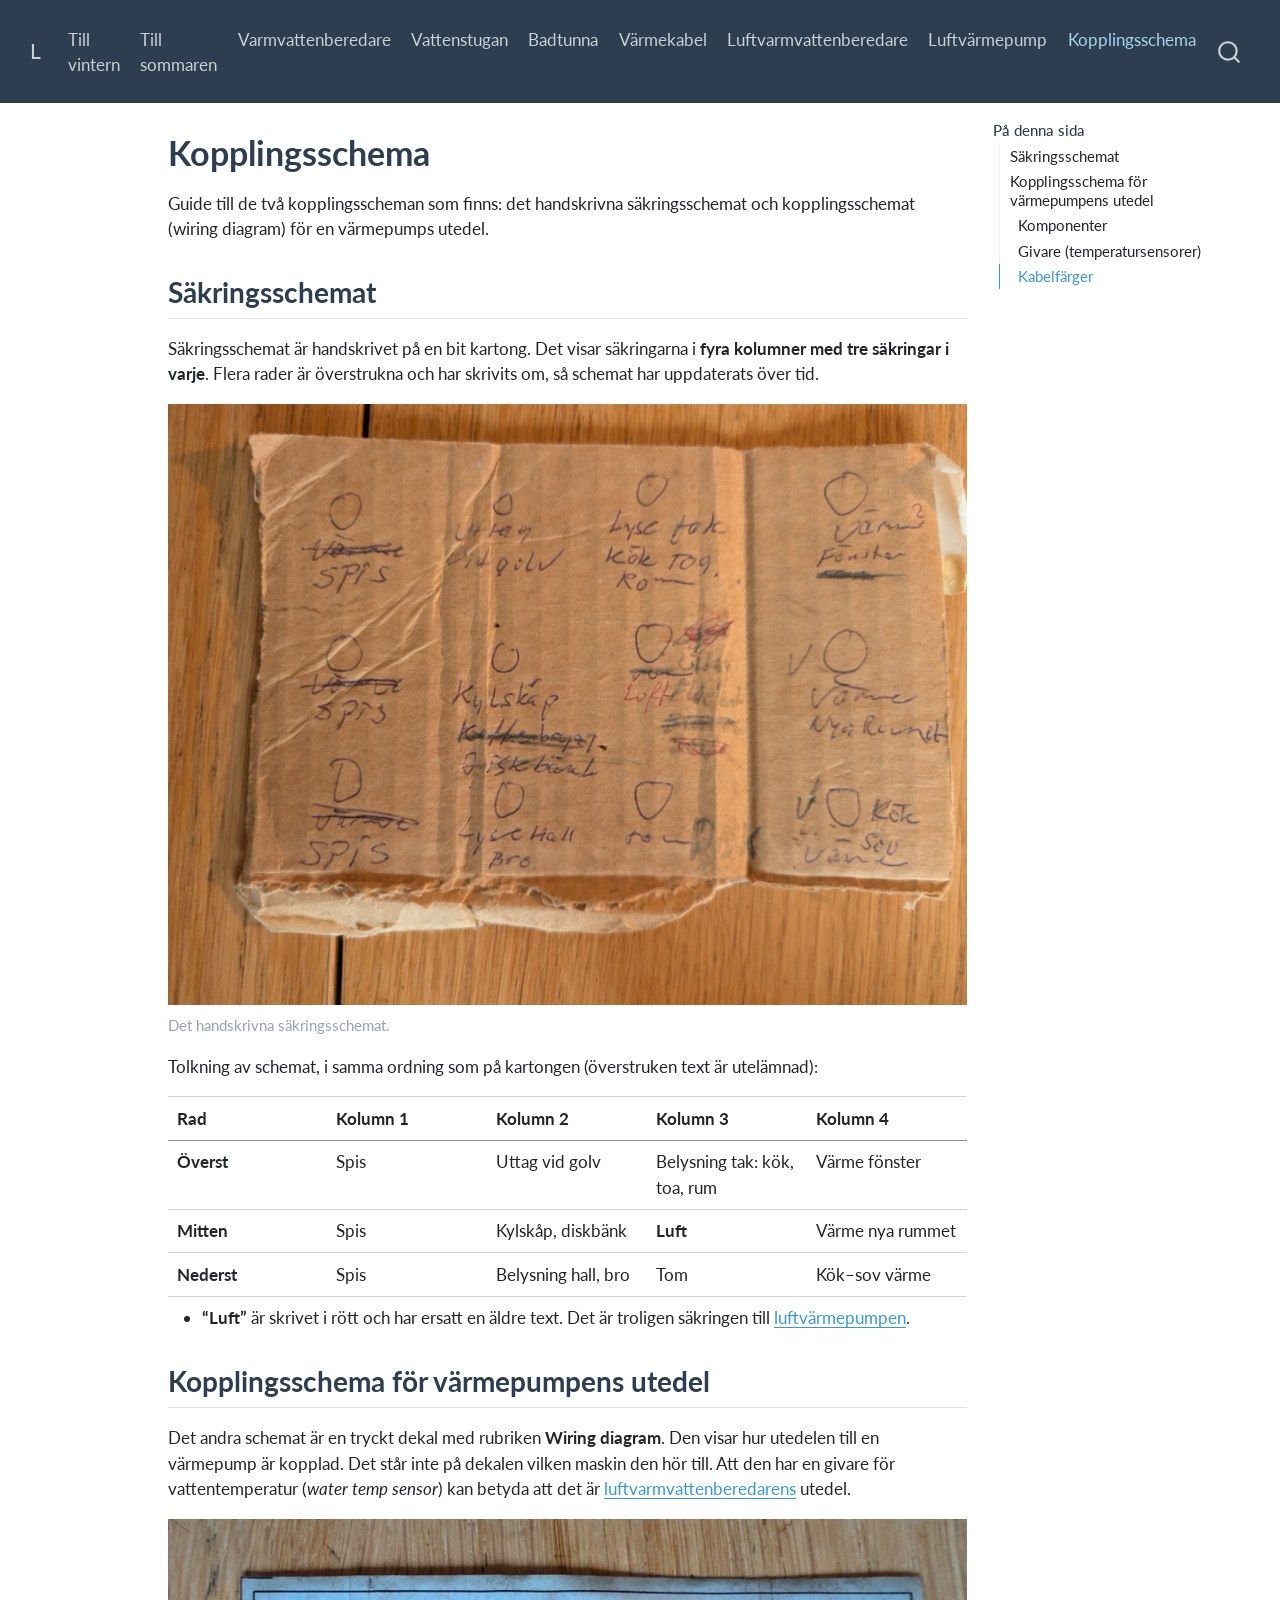
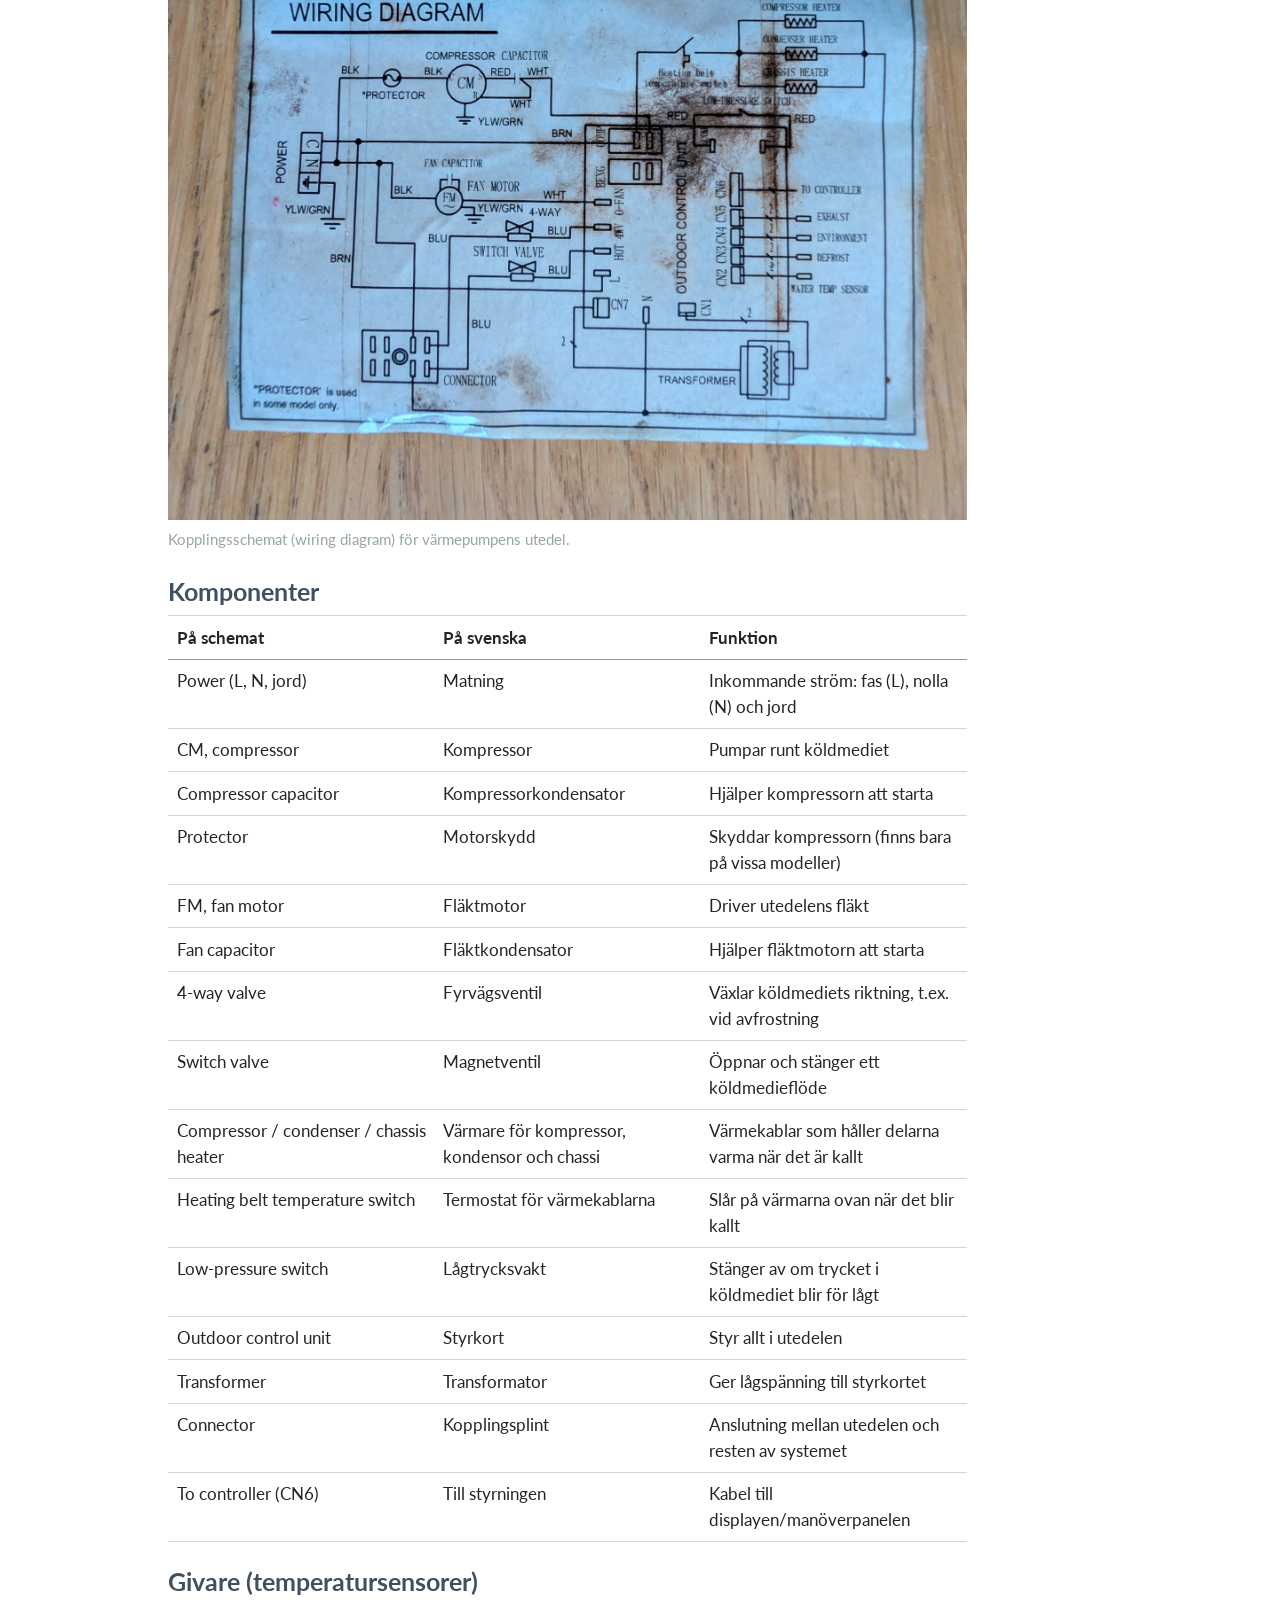
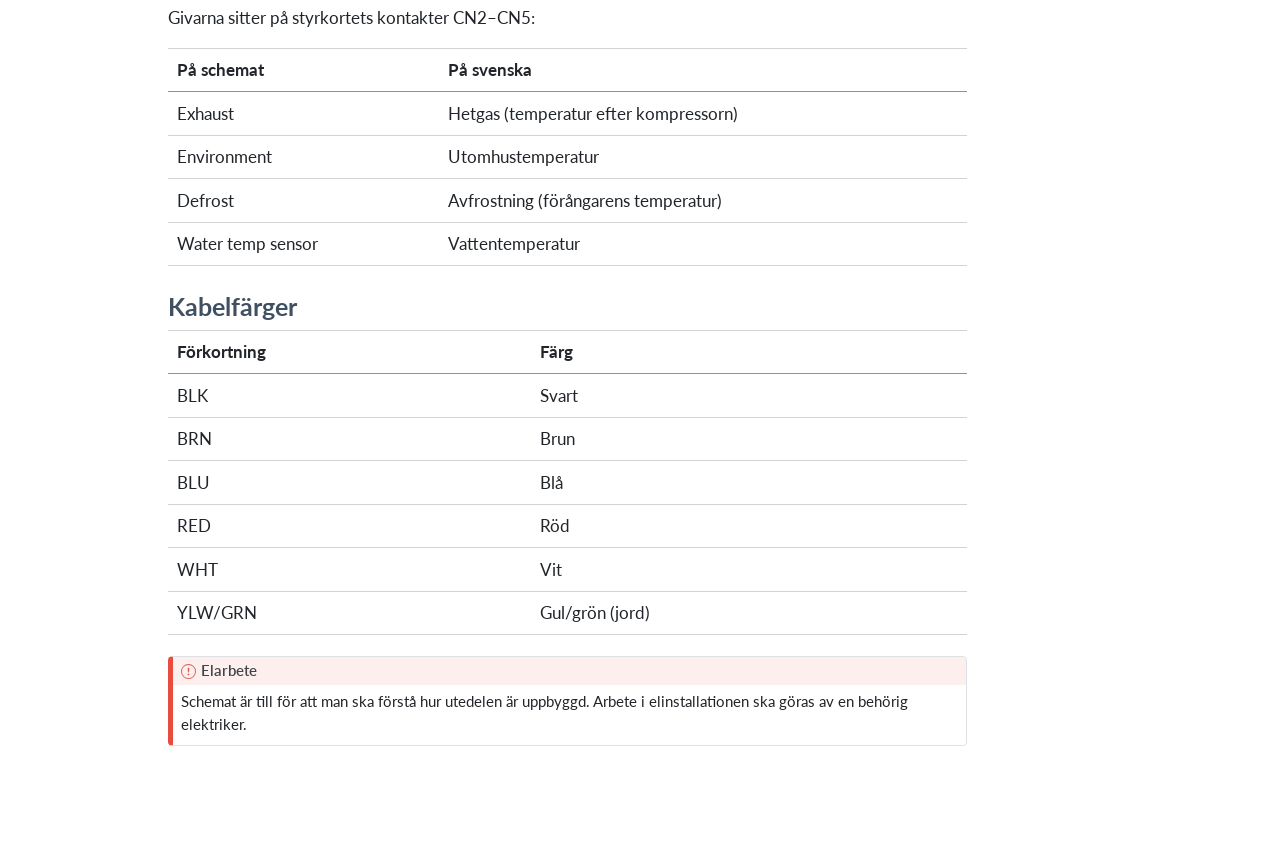
<file: kopplingsschema.html>
<!DOCTYPE html>
<html xmlns="http://www.w3.org/1999/xhtml" lang="sv" xml:lang="sv"><head>

<meta charset="utf-8">
<meta name="generator" content="quarto-1.9.38">

<meta name="viewport" content="width=device-width, initial-scale=1.0, user-scalable=yes">


<title>Kopplingsschema – Langanget120</title>
<style>
/* Default styles provided by pandoc.
** See https://pandoc.org/MANUAL.html#variables-for-html for config info.
*/
code{white-space: pre-wrap;}
span.smallcaps{font-variant: small-caps;}
div.columns{display: flex; gap: min(4vw, 1.5em);}
div.column{flex: auto; overflow-x: auto;}
div.hanging-indent{margin-left: 1.5em; text-indent: -1.5em;}
ul.task-list{list-style: none;}
ul.task-list li input[type="checkbox"] {
  width: 0.8em;
  margin: 0 0.8em 0.2em -1em; /* quarto-specific, see https://github.com/quarto-dev/quarto-cli/issues/4556 */ 
  vertical-align: middle;
}
</style>


<script src="site_libs/quarto-nav/quarto-nav.js"></script>
<script src="site_libs/quarto-nav/headroom.min.js"></script>
<script src="site_libs/clipboard/clipboard.min.js"></script>
<script src="site_libs/quarto-search/autocomplete.umd.js"></script>
<script src="site_libs/quarto-search/fuse.min.js"></script>
<script src="site_libs/quarto-search/quarto-search.js"></script>
<meta name="quarto:offset" content="./">
<script src="site_libs/quarto-html/quarto.js" type="module"></script>
<script src="site_libs/quarto-html/tabsets/tabsets.js" type="module"></script>
<script src="site_libs/quarto-html/popper.min.js"></script>
<script src="site_libs/quarto-html/tippy.umd.min.js"></script>
<script src="site_libs/quarto-html/anchor.min.js"></script>
<link href="site_libs/quarto-html/tippy.css" rel="stylesheet">
<link href="site_libs/quarto-html/quarto-syntax-highlighting-15634bcf2e68342d4ad2dfa704d543f6.css" rel="stylesheet" class="quarto-color-scheme" id="quarto-text-highlighting-styles">
<link href="site_libs/quarto-html/quarto-syntax-highlighting-dark-0a6b7249c26820e032cb0bd839ff02b1.css" rel="stylesheet" class="quarto-color-scheme quarto-color-alternate" id="quarto-text-highlighting-styles">
<link href="site_libs/quarto-html/quarto-syntax-highlighting-15634bcf2e68342d4ad2dfa704d543f6.css" rel="stylesheet" class="quarto-color-scheme-extra" id="quarto-text-highlighting-styles">
<script src="site_libs/bootstrap/bootstrap.min.js"></script>
<link href="site_libs/bootstrap/bootstrap-icons.css" rel="stylesheet">
<link href="site_libs/bootstrap/bootstrap-17fa43110252fe5d7fbc076cda6e6503.min.css" rel="stylesheet" append-hash="true" class="quarto-color-scheme" id="quarto-bootstrap" data-mode="light">
<link href="site_libs/bootstrap/bootstrap-dark-2f3706f3f720ffabbc97d3e3986e1aea.min.css" rel="stylesheet" append-hash="true" class="quarto-color-scheme quarto-color-alternate" id="quarto-bootstrap" data-mode="light">
<link href="site_libs/bootstrap/bootstrap-17fa43110252fe5d7fbc076cda6e6503.min.css" rel="stylesheet" append-hash="true" class="quarto-color-scheme-extra" id="quarto-bootstrap" data-mode="light">
<script id="quarto-search-options" type="application/json">{
  "location": "navbar",
  "copy-button": false,
  "collapse-after": 3,
  "panel-placement": "end",
  "type": "overlay",
  "limit": 50,
  "keyboard-shortcut": [
    "f",
    "/",
    "s"
  ],
  "show-item-context": false,
  "language": {
    "search-no-results-text": "Inget resultat",
    "search-matching-documents-text": "matchande dokument",
    "search-copy-link-title": "Kopiera länk för att söka",
    "search-hide-matches-text": "Göm ytterligare resultat",
    "search-more-match-text": "annat resultat i detta dokument",
    "search-more-matches-text": "fler resultat i detta dokument",
    "search-clear-button-title": "Rensa",
    "search-text-placeholder": "",
    "search-detached-cancel-button-title": "Avbryt",
    "search-submit-button-title": "Verkställ",
    "search-label": "Sök"
  }
}</script>


<link rel="stylesheet" href="styles.css">
</head>

<body class="nav-fixed quarto-light">

<div id="quarto-search-results"></div>
  <header id="quarto-header" class="headroom fixed-top">
    <nav class="navbar navbar-expand-lg " data-bs-theme="dark">
      <div class="navbar-container container-fluid">
      <div class="navbar-brand-container mx-auto">
    <a class="navbar-brand" href="./index.html">
    <span class="navbar-title">Langanget120</span>
    </a>
  </div>
            <div id="quarto-search" class="" title="Sök"></div>
          <button class="navbar-toggler" type="button" data-bs-toggle="collapse" data-bs-target="#navbarCollapse" aria-controls="navbarCollapse" role="menu" aria-expanded="false" aria-label="Skifta navigering" onclick="if (window.quartoToggleHeadroom) { window.quartoToggleHeadroom(); }">
  <span class="navbar-toggler-icon"></span>
</button>
          <div class="collapse navbar-collapse" id="navbarCollapse">
            <ul class="navbar-nav navbar-nav-scroll me-auto">
  <li class="nav-item">
    <a class="nav-link" href="./till-vintern.html"> 
<span class="menu-text">Till vintern</span></a>
  </li>  
  <li class="nav-item">
    <a class="nav-link" href="./till-sommaren.html"> 
<span class="menu-text">Till sommaren</span></a>
  </li>  
  <li class="nav-item">
    <a class="nav-link" href="./varmvattenberedare.html"> 
<span class="menu-text">Varmvattenberedare</span></a>
  </li>  
  <li class="nav-item">
    <a class="nav-link" href="./vattenstugan.html"> 
<span class="menu-text">Vattenstugan</span></a>
  </li>  
  <li class="nav-item">
    <a class="nav-link" href="./badtunna.html"> 
<span class="menu-text">Badtunna</span></a>
  </li>  
  <li class="nav-item">
    <a class="nav-link" href="./värmekabel.html"> 
<span class="menu-text">Värmekabel</span></a>
  </li>  
  <li class="nav-item">
    <a class="nav-link" href="./luftvarmvattenberedare.html"> 
<span class="menu-text">Luftvarmvattenberedare</span></a>
  </li>  
  <li class="nav-item">
    <a class="nav-link" href="./luftvarmepump.html"> 
<span class="menu-text">Luftvärmepump</span></a>
  </li>  
  <li class="nav-item">
    <a class="nav-link active" href="./kopplingsschema.html" aria-current="page"> 
<span class="menu-text">Kopplingsschema</span></a>
  </li>  
</ul>
          </div> <!-- /navcollapse -->
            <div class="quarto-navbar-tools">
</div>
      </div> <!-- /container-fluid -->
    </nav>
</header>
<!-- content -->
<div id="quarto-content" class="quarto-container page-columns page-rows-contents page-layout-article page-navbar">
<!-- sidebar -->
<!-- margin-sidebar -->
    <div id="quarto-margin-sidebar" class="sidebar margin-sidebar">
        <nav id="TOC" role="doc-toc" class="toc-active">
    <h2 id="toc-title">På denna sida</h2>
   
  <ul>
  <li><a href="#sakringar" id="toc-sakringar" class="nav-link active" data-scroll-target="#sakringar">Säkringsschemat</a></li>
  <li><a href="#kopplingsschema-för-värmepumpens-utedel" id="toc-kopplingsschema-för-värmepumpens-utedel" class="nav-link" data-scroll-target="#kopplingsschema-för-värmepumpens-utedel">Kopplingsschema för värmepumpens utedel</a>
  <ul class="collapse">
  <li><a href="#komponenter" id="toc-komponenter" class="nav-link" data-scroll-target="#komponenter">Komponenter</a></li>
  <li><a href="#givare-temperatursensorer" id="toc-givare-temperatursensorer" class="nav-link" data-scroll-target="#givare-temperatursensorer">Givare (temperatursensorer)</a></li>
  <li><a href="#kabelfärger" id="toc-kabelfärger" class="nav-link" data-scroll-target="#kabelfärger">Kabelfärger</a></li>
  </ul></li>
  </ul>
</nav>
    </div>
<!-- main -->
<main class="content" id="quarto-document-content">

<header id="title-block-header" class="quarto-title-block default">
<div class="quarto-title">
<h1 class="title">Kopplingsschema</h1>
</div>



<div class="quarto-title-meta">

    
  
    
  </div>
  


</header>


<p>Guide till de två kopplingsscheman som finns: det handskrivna säkringsschemat och kopplingsschemat (wiring diagram) för en värmepumps utedel.</p>
<section id="sakringar" class="level2">
<h2 class="anchored" data-anchor-id="sakringar">Säkringsschemat</h2>
<p>Säkringsschemat är handskrivet på en bit kartong. Det visar säkringarna i <strong>fyra kolumner med tre säkringar i varje</strong>. Flera rader är överstrukna och har skrivits om, så schemat har uppdaterats över tid.</p>
<div class="quarto-figure quarto-figure-center">
<figure class="figure">
<p><img src="images/kopplingsschema/sakringsschema.jpg" class="wide img-fluid figure-img"></p>
<figcaption>Det handskrivna säkringsschemat.</figcaption>
</figure>
</div>
<p>Tolkning av schemat, i samma ordning som på kartongen (överstruken text är utelämnad):</p>
<table class="caption-top table">
<colgroup>
<col style="width: 20%">
<col style="width: 20%">
<col style="width: 20%">
<col style="width: 20%">
<col style="width: 20%">
</colgroup>
<thead>
<tr class="header">
<th>Rad</th>
<th>Kolumn 1</th>
<th>Kolumn 2</th>
<th>Kolumn 3</th>
<th>Kolumn 4</th>
</tr>
</thead>
<tbody>
<tr class="odd">
<td><strong>Överst</strong></td>
<td>Spis</td>
<td>Uttag vid golv</td>
<td>Belysning tak: kök, toa, rum</td>
<td>Värme fönster</td>
</tr>
<tr class="even">
<td><strong>Mitten</strong></td>
<td>Spis</td>
<td>Kylskåp, diskbänk</td>
<td><strong>Luft</strong></td>
<td>Värme nya rummet</td>
</tr>
<tr class="odd">
<td><strong>Nederst</strong></td>
<td>Spis</td>
<td>Belysning hall, bro</td>
<td>Tom</td>
<td>Kök–sov värme</td>
</tr>
</tbody>
</table>
<ul>
<li><strong>“Luft”</strong> är skrivet i rött och har ersatt en äldre text. Det är troligen säkringen till <a href="./luftvarmepump.html">luftvärmepumpen</a>.</li>
</ul>
</section>
<section id="kopplingsschema-för-värmepumpens-utedel" class="level2">
<h2 class="anchored" data-anchor-id="kopplingsschema-för-värmepumpens-utedel">Kopplingsschema för värmepumpens utedel</h2>
<p>Det andra schemat är en tryckt dekal med rubriken <strong>Wiring diagram</strong>. Den visar hur utedelen till en värmepump är kopplad. Det står inte på dekalen vilken maskin den hör till. Att den har en givare för vattentemperatur (<em>water temp sensor</em>) kan betyda att det är <a href="./luftvarmvattenberedare.html">luftvarmvattenberedarens</a> utedel.</p>
<div class="quarto-figure quarto-figure-center">
<figure class="figure">
<p><img src="images/kopplingsschema/wiring-diagram.jpg" class="wide img-fluid figure-img"></p>
<figcaption>Kopplingsschemat (wiring diagram) för värmepumpens utedel.</figcaption>
</figure>
</div>
<section id="komponenter" class="level3">
<h3 class="anchored" data-anchor-id="komponenter">Komponenter</h3>
<table class="caption-top table">
<colgroup>
<col style="width: 33%">
<col style="width: 33%">
<col style="width: 33%">
</colgroup>
<thead>
<tr class="header">
<th>På schemat</th>
<th>På svenska</th>
<th>Funktion</th>
</tr>
</thead>
<tbody>
<tr class="odd">
<td>Power (L, N, jord)</td>
<td>Matning</td>
<td>Inkommande ström: fas (L), nolla (N) och jord</td>
</tr>
<tr class="even">
<td>CM, compressor</td>
<td>Kompressor</td>
<td>Pumpar runt köldmediet</td>
</tr>
<tr class="odd">
<td>Compressor capacitor</td>
<td>Kompressorkondensator</td>
<td>Hjälper kompressorn att starta</td>
</tr>
<tr class="even">
<td>Protector</td>
<td>Motorskydd</td>
<td>Skyddar kompressorn (finns bara på vissa modeller)</td>
</tr>
<tr class="odd">
<td>FM, fan motor</td>
<td>Fläktmotor</td>
<td>Driver utedelens fläkt</td>
</tr>
<tr class="even">
<td>Fan capacitor</td>
<td>Fläktkondensator</td>
<td>Hjälper fläktmotorn att starta</td>
</tr>
<tr class="odd">
<td>4-way valve</td>
<td>Fyrvägsventil</td>
<td>Växlar köldmediets riktning, t.ex. vid avfrostning</td>
</tr>
<tr class="even">
<td>Switch valve</td>
<td>Magnetventil</td>
<td>Öppnar och stänger ett köldmedieflöde</td>
</tr>
<tr class="odd">
<td>Compressor / condenser / chassis heater</td>
<td>Värmare för kompressor, kondensor och chassi</td>
<td>Värmekablar som håller delarna varma när det är kallt</td>
</tr>
<tr class="even">
<td>Heating belt temperature switch</td>
<td>Termostat för värmekablarna</td>
<td>Slår på värmarna ovan när det blir kallt</td>
</tr>
<tr class="odd">
<td>Low-pressure switch</td>
<td>Lågtrycksvakt</td>
<td>Stänger av om trycket i köldmediet blir för lågt</td>
</tr>
<tr class="even">
<td>Outdoor control unit</td>
<td>Styrkort</td>
<td>Styr allt i utedelen</td>
</tr>
<tr class="odd">
<td>Transformer</td>
<td>Transformator</td>
<td>Ger lågspänning till styrkortet</td>
</tr>
<tr class="even">
<td>Connector</td>
<td>Kopplingsplint</td>
<td>Anslutning mellan utedelen och resten av systemet</td>
</tr>
<tr class="odd">
<td>To controller (CN6)</td>
<td>Till styrningen</td>
<td>Kabel till displayen/manöverpanelen</td>
</tr>
</tbody>
</table>
</section>
<section id="givare-temperatursensorer" class="level3">
<h3 class="anchored" data-anchor-id="givare-temperatursensorer">Givare (temperatursensorer)</h3>
<p>Givarna sitter på styrkortets kontakter CN2–CN5:</p>
<table class="caption-top table">
<thead>
<tr class="header">
<th>På schemat</th>
<th>På svenska</th>
</tr>
</thead>
<tbody>
<tr class="odd">
<td>Exhaust</td>
<td>Hetgas (temperatur efter kompressorn)</td>
</tr>
<tr class="even">
<td>Environment</td>
<td>Utomhustemperatur</td>
</tr>
<tr class="odd">
<td>Defrost</td>
<td>Avfrostning (förångarens temperatur)</td>
</tr>
<tr class="even">
<td>Water temp sensor</td>
<td>Vattentemperatur</td>
</tr>
</tbody>
</table>
</section>
<section id="kabelfärger" class="level3">
<h3 class="anchored" data-anchor-id="kabelfärger">Kabelfärger</h3>
<table class="caption-top table">
<thead>
<tr class="header">
<th>Förkortning</th>
<th>Färg</th>
</tr>
</thead>
<tbody>
<tr class="odd">
<td>BLK</td>
<td>Svart</td>
</tr>
<tr class="even">
<td>BRN</td>
<td>Brun</td>
</tr>
<tr class="odd">
<td>BLU</td>
<td>Blå</td>
</tr>
<tr class="even">
<td>RED</td>
<td>Röd</td>
</tr>
<tr class="odd">
<td>WHT</td>
<td>Vit</td>
</tr>
<tr class="even">
<td>YLW/GRN</td>
<td>Gul/grön (jord)</td>
</tr>
</tbody>
</table>
<div class="callout callout-style-default callout-important callout-titled">
<div class="callout-header d-flex align-content-center">
<div class="callout-icon-container">
<i class="callout-icon"></i>
</div>
<div class="callout-title-container flex-fill">
<span class="screen-reader-only">Viktigt</span>Elarbete
</div>
</div>
<div class="callout-body-container callout-body">
<p>Schemat är till för att man ska förstå hur utedelen är uppbyggd. Arbete i elinstallationen ska göras av en behörig elektriker.</p>
</div>
</div>


</section>
</section>

</main> <!-- /main -->
<script id="quarto-html-after-body" type="application/javascript">
  window.document.addEventListener("DOMContentLoaded", function (event) {
    const icon = "";
    const anchorJS = new window.AnchorJS();
    anchorJS.options = {
      placement: 'right',
      icon: icon
    };
    anchorJS.add('.anchored');
    const isCodeAnnotation = (el) => {
      for (const clz of el.classList) {
        if (clz.startsWith('code-annotation-')) {                     
          return true;
        }
      }
      return false;
    }
    const onCopySuccess = function(e) {
      // button target
      const button = e.trigger;
      // don't keep focus
      button.blur();
      // flash "checked"
      button.classList.add('code-copy-button-checked');
      var currentTitle = button.getAttribute("title");
      button.setAttribute("title", "Kopierat!");
      let tooltip;
      if (window.bootstrap) {
        button.setAttribute("data-bs-toggle", "tooltip");
        button.setAttribute("data-bs-placement", "left");
        button.setAttribute("data-bs-title", "Kopierat!");
        tooltip = new bootstrap.Tooltip(button, 
          { trigger: "manual", 
            customClass: "code-copy-button-tooltip",
            offset: [0, -8]});
        tooltip.show();    
      }
      setTimeout(function() {
        if (tooltip) {
          tooltip.hide();
          button.removeAttribute("data-bs-title");
          button.removeAttribute("data-bs-toggle");
          button.removeAttribute("data-bs-placement");
        }
        button.setAttribute("title", currentTitle);
        button.classList.remove('code-copy-button-checked');
      }, 1000);
      // clear code selection
      e.clearSelection();
    }
    const getTextToCopy = function(trigger) {
      const outerScaffold = trigger.parentElement.cloneNode(true);
      const codeEl = outerScaffold.querySelector('code');
      for (const childEl of codeEl.children) {
        if (isCodeAnnotation(childEl)) {
          childEl.remove();
        }
      }
      return codeEl.innerText;
    }
    const clipboard = new window.ClipboardJS('.code-copy-button:not([data-in-quarto-modal])', {
      text: getTextToCopy
    });
    clipboard.on('success', onCopySuccess);
    if (window.document.getElementById('quarto-embedded-source-code-modal')) {
      const clipboardModal = new window.ClipboardJS('.code-copy-button[data-in-quarto-modal]', {
        text: getTextToCopy,
        container: window.document.getElementById('quarto-embedded-source-code-modal')
      });
      clipboardModal.on('success', onCopySuccess);
    }
      var localhostRegex = new RegExp(/^(?:http|https):\/\/localhost\:?[0-9]*\//);
      var mailtoRegex = new RegExp(/^mailto:/);
        var filterRegex = new RegExp("https:\/\/Sebastian-D\.github\.io\/langanget120\/");
      var isInternal = (href) => {
          return filterRegex.test(href) || localhostRegex.test(href) || mailtoRegex.test(href);
      }
      // Inspect non-navigation links and adorn them if external
     var links = window.document.querySelectorAll('a[href]:not(.nav-link):not(.navbar-brand):not(.toc-action):not(.sidebar-link):not(.sidebar-item-toggle):not(.pagination-link):not(.no-external):not([aria-hidden]):not(.dropdown-item):not(.quarto-navigation-tool):not(.about-link)');
      for (var i=0; i<links.length; i++) {
        const link = links[i];
        if (!isInternal(link.href)) {
          // undo the damage that might have been done by quarto-nav.js in the case of
          // links that we want to consider external
          if (link.dataset.originalHref !== undefined) {
            link.href = link.dataset.originalHref;
          }
        }
      }
    function tippyHover(el, contentFn, onTriggerFn, onUntriggerFn) {
      const config = {
        allowHTML: true,
        maxWidth: 500,
        delay: 100,
        arrow: false,
        appendTo: function(el) {
            return el.parentElement;
        },
        interactive: true,
        interactiveBorder: 10,
        theme: 'quarto',
        placement: 'bottom-start',
      };
      if (contentFn) {
        config.content = contentFn;
      }
      if (onTriggerFn) {
        config.onTrigger = onTriggerFn;
      }
      if (onUntriggerFn) {
        config.onUntrigger = onUntriggerFn;
      }
      window.tippy(el, config); 
    }
    const noterefs = window.document.querySelectorAll('a[role="doc-noteref"]');
    for (var i=0; i<noterefs.length; i++) {
      const ref = noterefs[i];
      tippyHover(ref, function() {
        // use id or data attribute instead here
        let href = ref.getAttribute('data-footnote-href') || ref.getAttribute('href');
        try { href = new URL(href).hash; } catch {}
        const id = href.replace(/^#\/?/, "");
        const note = window.document.getElementById(id);
        if (note) {
          return note.innerHTML;
        } else {
          return "";
        }
      });
    }
    const xrefs = window.document.querySelectorAll('a.quarto-xref');
    const processXRef = (id, note) => {
      // Strip column container classes
      const stripColumnClz = (el) => {
        el.classList.remove("page-full", "page-columns");
        if (el.children) {
          for (const child of el.children) {
            stripColumnClz(child);
          }
        }
      }
      stripColumnClz(note)
      if (id === null || id.startsWith('sec-')) {
        // Special case sections, only their first couple elements
        const container = document.createElement("div");
        if (note.children && note.children.length > 2) {
          container.appendChild(note.children[0].cloneNode(true));
          for (let i = 1; i < note.children.length; i++) {
            const child = note.children[i];
            if (child.tagName === "P" && child.innerText === "") {
              continue;
            } else {
              container.appendChild(child.cloneNode(true));
              break;
            }
          }
          if (window.Quarto?.typesetMath) {
            window.Quarto.typesetMath(container);
          }
          return container.innerHTML
        } else {
          if (window.Quarto?.typesetMath) {
            window.Quarto.typesetMath(note);
          }
          return note.innerHTML;
        }
      } else {
        // Remove any anchor links if they are present
        const anchorLink = note.querySelector('a.anchorjs-link');
        if (anchorLink) {
          anchorLink.remove();
        }
        if (window.Quarto?.typesetMath) {
          window.Quarto.typesetMath(note);
        }
        if (note.classList.contains("callout")) {
          return note.outerHTML;
        } else {
          return note.innerHTML;
        }
      }
    }
    for (var i=0; i<xrefs.length; i++) {
      const xref = xrefs[i];
      tippyHover(xref, undefined, function(instance) {
        instance.disable();
        let url = xref.getAttribute('href');
        let hash = undefined; 
        if (url.startsWith('#')) {
          hash = url;
        } else {
          try { hash = new URL(url).hash; } catch {}
        }
        if (hash) {
          const id = hash.replace(/^#\/?/, "");
          const note = window.document.getElementById(id);
          if (note !== null) {
            try {
              const html = processXRef(id, note.cloneNode(true));
              instance.setContent(html);
            } finally {
              instance.enable();
              instance.show();
            }
          } else {
            // See if we can fetch this
            fetch(url.split('#')[0])
            .then(res => res.text())
            .then(html => {
              const parser = new DOMParser();
              const htmlDoc = parser.parseFromString(html, "text/html");
              const note = htmlDoc.getElementById(id);
              if (note !== null) {
                const html = processXRef(id, note);
                instance.setContent(html);
              } 
            }).finally(() => {
              instance.enable();
              instance.show();
            });
          }
        } else {
          // See if we can fetch a full url (with no hash to target)
          // This is a special case and we should probably do some content thinning / targeting
          fetch(url)
          .then(res => res.text())
          .then(html => {
            const parser = new DOMParser();
            const htmlDoc = parser.parseFromString(html, "text/html");
            const note = htmlDoc.querySelector('main.content');
            if (note !== null) {
              // This should only happen for chapter cross references
              // (since there is no id in the URL)
              // remove the first header
              if (note.children.length > 0 && note.children[0].tagName === "HEADER") {
                note.children[0].remove();
              }
              const html = processXRef(null, note);
              instance.setContent(html);
            } 
          }).finally(() => {
            instance.enable();
            instance.show();
          });
        }
      }, function(instance) {
      });
    }
        let selectedAnnoteEl;
        const selectorForAnnotation = ( cell, annotation) => {
          let cellAttr = 'data-code-cell="' + cell + '"';
          let lineAttr = 'data-code-annotation="' +  annotation + '"';
          const selector = 'span[' + cellAttr + '][' + lineAttr + ']';
          return selector;
        }
        const selectCodeLines = (annoteEl) => {
          const doc = window.document;
          const targetCell = annoteEl.getAttribute("data-target-cell");
          const targetAnnotation = annoteEl.getAttribute("data-target-annotation");
          const annoteSpan = window.document.querySelector(selectorForAnnotation(targetCell, targetAnnotation));
          const lines = annoteSpan.getAttribute("data-code-lines").split(",");
          const lineIds = lines.map((line) => {
            return targetCell + "-" + line;
          })
          let top = null;
          let height = null;
          let parent = null;
          if (lineIds.length > 0) {
              //compute the position of the single el (top and bottom and make a div)
              const el = window.document.getElementById(lineIds[0]);
              top = el.offsetTop;
              height = el.offsetHeight;
              parent = el.parentElement.parentElement;
            if (lineIds.length > 1) {
              const lastEl = window.document.getElementById(lineIds[lineIds.length - 1]);
              const bottom = lastEl.offsetTop + lastEl.offsetHeight;
              height = bottom - top;
            }
            if (top !== null && height !== null && parent !== null) {
              // cook up a div (if necessary) and position it 
              let div = window.document.getElementById("code-annotation-line-highlight");
              if (div === null) {
                div = window.document.createElement("div");
                div.setAttribute("id", "code-annotation-line-highlight");
                div.style.position = 'absolute';
                parent.appendChild(div);
              }
              div.style.top = top - 2 + "px";
              div.style.height = height + 4 + "px";
              div.style.left = 0;
              let gutterDiv = window.document.getElementById("code-annotation-line-highlight-gutter");
              if (gutterDiv === null) {
                gutterDiv = window.document.createElement("div");
                gutterDiv.setAttribute("id", "code-annotation-line-highlight-gutter");
                gutterDiv.style.position = 'absolute';
                const codeCell = window.document.getElementById(targetCell);
                const gutter = codeCell.querySelector('.code-annotation-gutter');
                gutter.appendChild(gutterDiv);
              }
              gutterDiv.style.top = top - 2 + "px";
              gutterDiv.style.height = height + 4 + "px";
            }
            selectedAnnoteEl = annoteEl;
          }
        };
        const unselectCodeLines = () => {
          const elementsIds = ["code-annotation-line-highlight", "code-annotation-line-highlight-gutter"];
          elementsIds.forEach((elId) => {
            const div = window.document.getElementById(elId);
            if (div) {
              div.remove();
            }
          });
          selectedAnnoteEl = undefined;
        };
          // Handle positioning of the toggle
      window.addEventListener(
        "resize",
        throttle(() => {
          elRect = undefined;
          if (selectedAnnoteEl) {
            selectCodeLines(selectedAnnoteEl);
          }
        }, 10)
      );
      function throttle(fn, ms) {
      let throttle = false;
      let timer;
        return (...args) => {
          if(!throttle) { // first call gets through
              fn.apply(this, args);
              throttle = true;
          } else { // all the others get throttled
              if(timer) clearTimeout(timer); // cancel #2
              timer = setTimeout(() => {
                fn.apply(this, args);
                timer = throttle = false;
              }, ms);
          }
        };
      }
        // Attach click handler to the DT
        const annoteDls = window.document.querySelectorAll('dt[data-target-cell]');
        for (const annoteDlNode of annoteDls) {
          annoteDlNode.addEventListener('click', (event) => {
            const clickedEl = event.target;
            if (clickedEl !== selectedAnnoteEl) {
              unselectCodeLines();
              const activeEl = window.document.querySelector('dt[data-target-cell].code-annotation-active');
              if (activeEl) {
                activeEl.classList.remove('code-annotation-active');
              }
              selectCodeLines(clickedEl);
              clickedEl.classList.add('code-annotation-active');
            } else {
              // Unselect the line
              unselectCodeLines();
              clickedEl.classList.remove('code-annotation-active');
            }
          });
        }
    const findCites = (el) => {
      const parentEl = el.parentElement;
      if (parentEl) {
        const cites = parentEl.dataset.cites;
        if (cites) {
          return {
            el,
            cites: cites.split(' ')
          };
        } else {
          return findCites(el.parentElement)
        }
      } else {
        return undefined;
      }
    };
    var bibliorefs = window.document.querySelectorAll('a[role="doc-biblioref"]');
    for (var i=0; i<bibliorefs.length; i++) {
      const ref = bibliorefs[i];
      const citeInfo = findCites(ref);
      if (citeInfo) {
        tippyHover(citeInfo.el, function() {
          var popup = window.document.createElement('div');
          citeInfo.cites.forEach(function(cite) {
            var citeDiv = window.document.createElement('div');
            citeDiv.classList.add('hanging-indent');
            citeDiv.classList.add('csl-entry');
            var biblioDiv = window.document.getElementById('ref-' + cite);
            if (biblioDiv) {
              citeDiv.innerHTML = biblioDiv.innerHTML;
            }
            popup.appendChild(citeDiv);
          });
          return popup.innerHTML;
        });
      }
    }
  });
  </script>
</div> <!-- /content -->




</body></html>
</file>
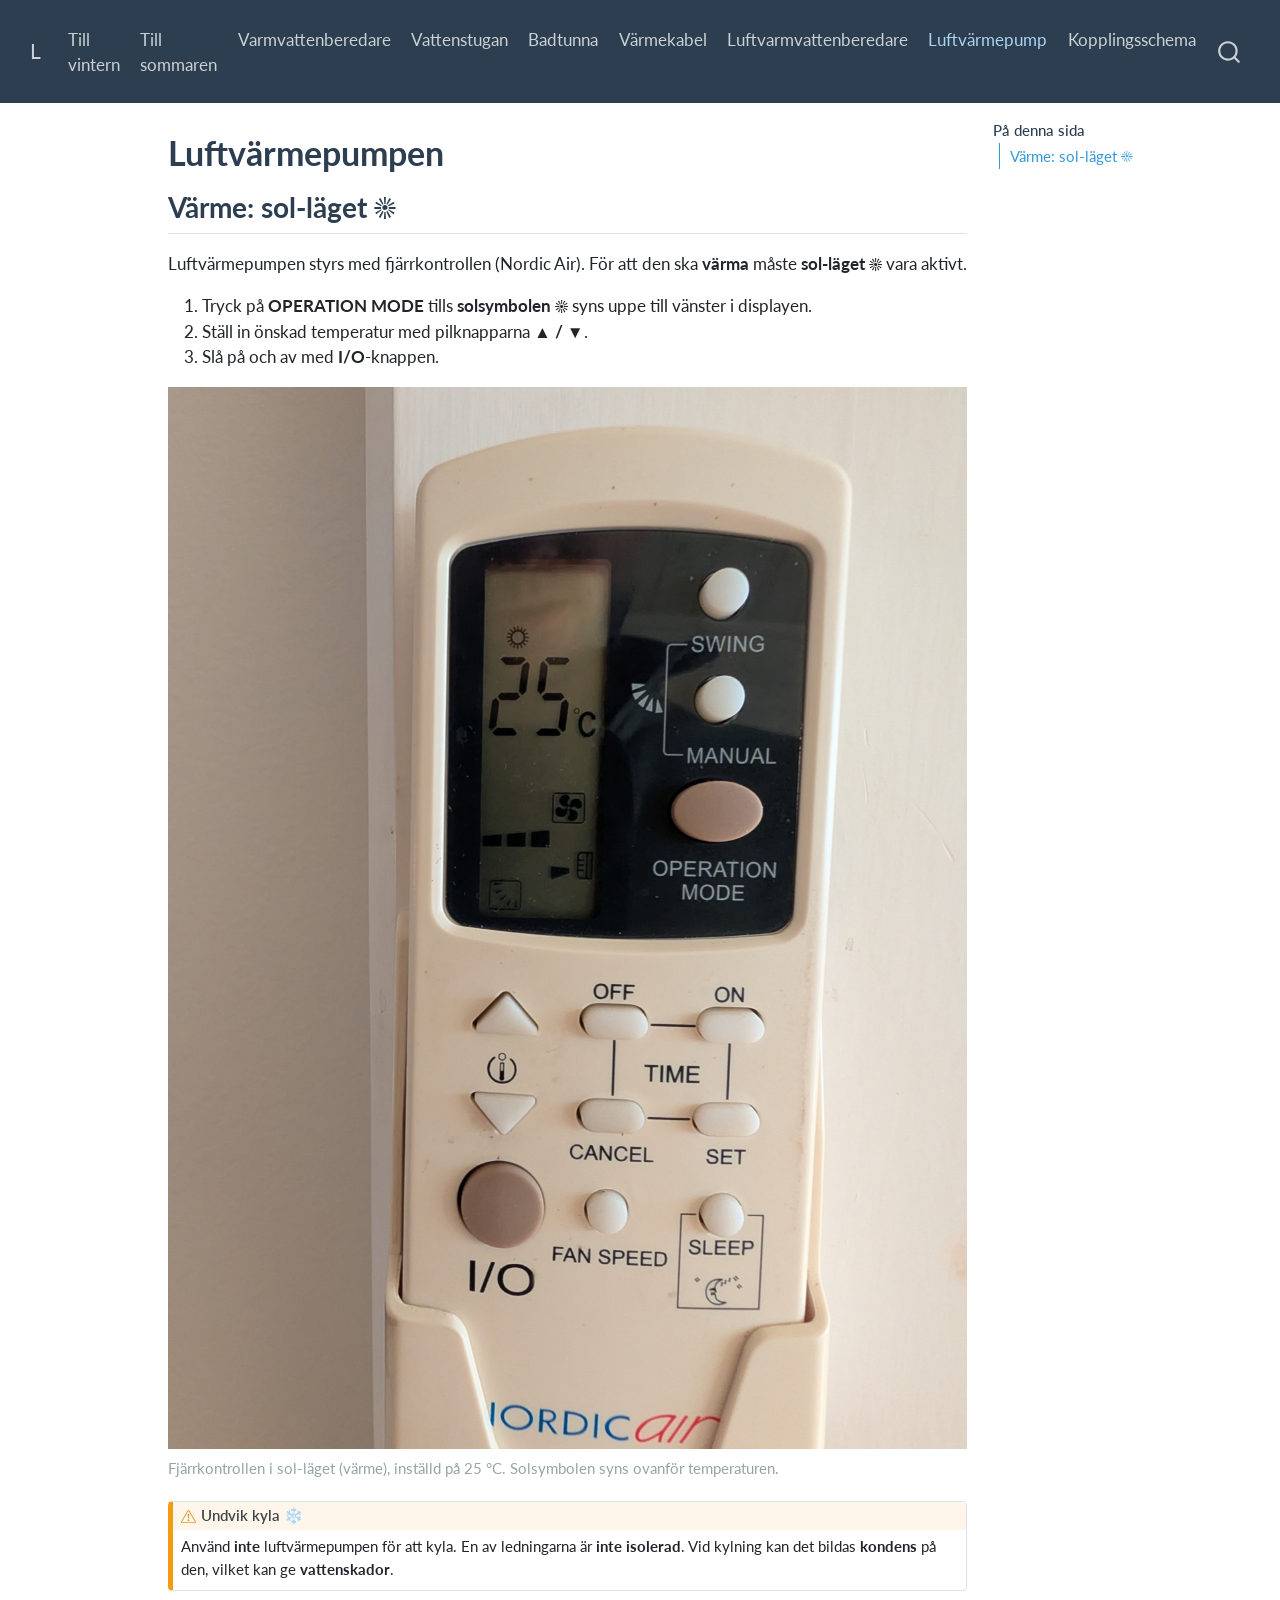
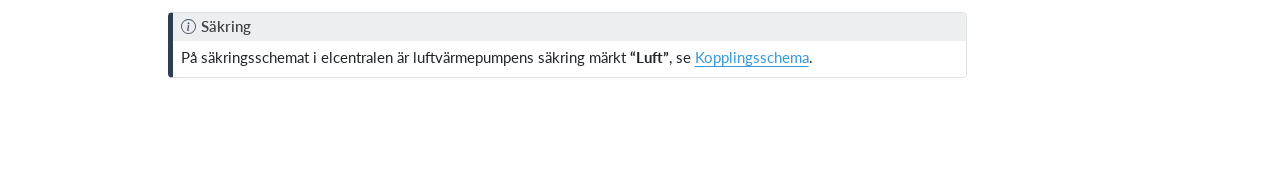
<file: luftvarmepump.html>
<!DOCTYPE html>
<html xmlns="http://www.w3.org/1999/xhtml" lang="sv" xml:lang="sv"><head>

<meta charset="utf-8">
<meta name="generator" content="quarto-1.9.38">

<meta name="viewport" content="width=device-width, initial-scale=1.0, user-scalable=yes">


<title>Luftvärmepumpen – Langanget120</title>
<style>
/* Default styles provided by pandoc.
** See https://pandoc.org/MANUAL.html#variables-for-html for config info.
*/
code{white-space: pre-wrap;}
span.smallcaps{font-variant: small-caps;}
div.columns{display: flex; gap: min(4vw, 1.5em);}
div.column{flex: auto; overflow-x: auto;}
div.hanging-indent{margin-left: 1.5em; text-indent: -1.5em;}
ul.task-list{list-style: none;}
ul.task-list li input[type="checkbox"] {
  width: 0.8em;
  margin: 0 0.8em 0.2em -1em; /* quarto-specific, see https://github.com/quarto-dev/quarto-cli/issues/4556 */ 
  vertical-align: middle;
}
</style>


<script src="site_libs/quarto-nav/quarto-nav.js"></script>
<script src="site_libs/quarto-nav/headroom.min.js"></script>
<script src="site_libs/clipboard/clipboard.min.js"></script>
<script src="site_libs/quarto-search/autocomplete.umd.js"></script>
<script src="site_libs/quarto-search/fuse.min.js"></script>
<script src="site_libs/quarto-search/quarto-search.js"></script>
<meta name="quarto:offset" content="./">
<script src="site_libs/quarto-html/quarto.js" type="module"></script>
<script src="site_libs/quarto-html/tabsets/tabsets.js" type="module"></script>
<script src="site_libs/quarto-html/popper.min.js"></script>
<script src="site_libs/quarto-html/tippy.umd.min.js"></script>
<script src="site_libs/quarto-html/anchor.min.js"></script>
<link href="site_libs/quarto-html/tippy.css" rel="stylesheet">
<link href="site_libs/quarto-html/quarto-syntax-highlighting-15634bcf2e68342d4ad2dfa704d543f6.css" rel="stylesheet" class="quarto-color-scheme" id="quarto-text-highlighting-styles">
<link href="site_libs/quarto-html/quarto-syntax-highlighting-dark-0a6b7249c26820e032cb0bd839ff02b1.css" rel="stylesheet" class="quarto-color-scheme quarto-color-alternate" id="quarto-text-highlighting-styles">
<link href="site_libs/quarto-html/quarto-syntax-highlighting-15634bcf2e68342d4ad2dfa704d543f6.css" rel="stylesheet" class="quarto-color-scheme-extra" id="quarto-text-highlighting-styles">
<script src="site_libs/bootstrap/bootstrap.min.js"></script>
<link href="site_libs/bootstrap/bootstrap-icons.css" rel="stylesheet">
<link href="site_libs/bootstrap/bootstrap-17fa43110252fe5d7fbc076cda6e6503.min.css" rel="stylesheet" append-hash="true" class="quarto-color-scheme" id="quarto-bootstrap" data-mode="light">
<link href="site_libs/bootstrap/bootstrap-dark-2f3706f3f720ffabbc97d3e3986e1aea.min.css" rel="stylesheet" append-hash="true" class="quarto-color-scheme quarto-color-alternate" id="quarto-bootstrap" data-mode="light">
<link href="site_libs/bootstrap/bootstrap-17fa43110252fe5d7fbc076cda6e6503.min.css" rel="stylesheet" append-hash="true" class="quarto-color-scheme-extra" id="quarto-bootstrap" data-mode="light">
<script id="quarto-search-options" type="application/json">{
  "location": "navbar",
  "copy-button": false,
  "collapse-after": 3,
  "panel-placement": "end",
  "type": "overlay",
  "limit": 50,
  "keyboard-shortcut": [
    "f",
    "/",
    "s"
  ],
  "show-item-context": false,
  "language": {
    "search-no-results-text": "Inget resultat",
    "search-matching-documents-text": "matchande dokument",
    "search-copy-link-title": "Kopiera länk för att söka",
    "search-hide-matches-text": "Göm ytterligare resultat",
    "search-more-match-text": "annat resultat i detta dokument",
    "search-more-matches-text": "fler resultat i detta dokument",
    "search-clear-button-title": "Rensa",
    "search-text-placeholder": "",
    "search-detached-cancel-button-title": "Avbryt",
    "search-submit-button-title": "Verkställ",
    "search-label": "Sök"
  }
}</script>


<link rel="stylesheet" href="styles.css">
</head>

<body class="nav-fixed quarto-light">

<div id="quarto-search-results"></div>
  <header id="quarto-header" class="headroom fixed-top">
    <nav class="navbar navbar-expand-lg " data-bs-theme="dark">
      <div class="navbar-container container-fluid">
      <div class="navbar-brand-container mx-auto">
    <a class="navbar-brand" href="./index.html">
    <span class="navbar-title">Langanget120</span>
    </a>
  </div>
            <div id="quarto-search" class="" title="Sök"></div>
          <button class="navbar-toggler" type="button" data-bs-toggle="collapse" data-bs-target="#navbarCollapse" aria-controls="navbarCollapse" role="menu" aria-expanded="false" aria-label="Skifta navigering" onclick="if (window.quartoToggleHeadroom) { window.quartoToggleHeadroom(); }">
  <span class="navbar-toggler-icon"></span>
</button>
          <div class="collapse navbar-collapse" id="navbarCollapse">
            <ul class="navbar-nav navbar-nav-scroll me-auto">
  <li class="nav-item">
    <a class="nav-link" href="./till-vintern.html"> 
<span class="menu-text">Till vintern</span></a>
  </li>  
  <li class="nav-item">
    <a class="nav-link" href="./till-sommaren.html"> 
<span class="menu-text">Till sommaren</span></a>
  </li>  
  <li class="nav-item">
    <a class="nav-link" href="./varmvattenberedare.html"> 
<span class="menu-text">Varmvattenberedare</span></a>
  </li>  
  <li class="nav-item">
    <a class="nav-link" href="./vattenstugan.html"> 
<span class="menu-text">Vattenstugan</span></a>
  </li>  
  <li class="nav-item">
    <a class="nav-link" href="./badtunna.html"> 
<span class="menu-text">Badtunna</span></a>
  </li>  
  <li class="nav-item">
    <a class="nav-link" href="./värmekabel.html"> 
<span class="menu-text">Värmekabel</span></a>
  </li>  
  <li class="nav-item">
    <a class="nav-link" href="./luftvarmvattenberedare.html"> 
<span class="menu-text">Luftvarmvattenberedare</span></a>
  </li>  
  <li class="nav-item">
    <a class="nav-link active" href="./luftvarmepump.html" aria-current="page"> 
<span class="menu-text">Luftvärmepump</span></a>
  </li>  
  <li class="nav-item">
    <a class="nav-link" href="./kopplingsschema.html"> 
<span class="menu-text">Kopplingsschema</span></a>
  </li>  
</ul>
          </div> <!-- /navcollapse -->
            <div class="quarto-navbar-tools">
</div>
      </div> <!-- /container-fluid -->
    </nav>
</header>
<!-- content -->
<div id="quarto-content" class="quarto-container page-columns page-rows-contents page-layout-article page-navbar">
<!-- sidebar -->
<!-- margin-sidebar -->
    <div id="quarto-margin-sidebar" class="sidebar margin-sidebar">
        <nav id="TOC" role="doc-toc" class="toc-active">
    <h2 id="toc-title">På denna sida</h2>
   
  <ul>
  <li><a href="#värme-sol-läget" id="toc-värme-sol-läget" class="nav-link active" data-scroll-target="#värme-sol-läget">Värme: sol-läget ☀️</a></li>
  </ul>
</nav>
    </div>
<!-- main -->
<main class="content" id="quarto-document-content">

<header id="title-block-header" class="quarto-title-block default">
<div class="quarto-title">
<h1 class="title">Luftvärmepumpen</h1>
</div>



<div class="quarto-title-meta">

    
  
    
  </div>
  


</header>


<section id="värme-sol-läget" class="level2">
<h2 class="anchored" data-anchor-id="värme-sol-läget">Värme: sol-läget ☀️</h2>
<p>Luftvärmepumpen styrs med fjärrkontrollen (Nordic Air). För att den ska <strong>värma</strong> måste <strong>sol-läget ☀️</strong> vara aktivt.</p>
<ol type="1">
<li>Tryck på <strong>OPERATION MODE</strong> tills <strong>solsymbolen ☀️</strong> syns uppe till vänster i displayen.</li>
<li>Ställ in önskad temperatur med pilknapparna <strong>▲ / ▼</strong>.</li>
<li>Slå på och av med <strong>I/O</strong>-knappen.</li>
</ol>
<div class="quarto-figure quarto-figure-center">
<figure class="figure">
<p><img src="images/luftvarmepump/fjarrkontroll.jpg" class="img-fluid figure-img"></p>
<figcaption>Fjärrkontrollen i sol-läget (värme), inställd på 25 °C. Solsymbolen syns ovanför temperaturen.</figcaption>
</figure>
</div>
<div class="callout callout-style-default callout-warning callout-titled">
<div class="callout-header d-flex align-content-center">
<div class="callout-icon-container">
<i class="callout-icon"></i>
</div>
<div class="callout-title-container flex-fill">
<span class="screen-reader-only">Varning</span>Undvik kyla ❄️
</div>
</div>
<div class="callout-body-container callout-body">
<p>Använd <strong>inte</strong> luftvärmepumpen för att kyla. En av ledningarna är <strong>inte isolerad</strong>. Vid kylning kan det bildas <strong>kondens</strong> på den, vilket kan ge <strong>vattenskador</strong>.</p>
</div>
</div>
<div class="callout callout-style-default callout-note callout-titled">
<div class="callout-header d-flex align-content-center">
<div class="callout-icon-container">
<i class="callout-icon"></i>
</div>
<div class="callout-title-container flex-fill">
<span class="screen-reader-only">Notera</span>Säkring
</div>
</div>
<div class="callout-body-container callout-body">
<p>På säkringsschemat i elcentralen är luftvärmepumpens säkring märkt <strong>“Luft”</strong>, se <a href="./kopplingsschema.html#sakringar">Kopplingsschema</a>.</p>
</div>
</div>


</section>

</main> <!-- /main -->
<script id="quarto-html-after-body" type="application/javascript">
  window.document.addEventListener("DOMContentLoaded", function (event) {
    const icon = "";
    const anchorJS = new window.AnchorJS();
    anchorJS.options = {
      placement: 'right',
      icon: icon
    };
    anchorJS.add('.anchored');
    const isCodeAnnotation = (el) => {
      for (const clz of el.classList) {
        if (clz.startsWith('code-annotation-')) {                     
          return true;
        }
      }
      return false;
    }
    const onCopySuccess = function(e) {
      // button target
      const button = e.trigger;
      // don't keep focus
      button.blur();
      // flash "checked"
      button.classList.add('code-copy-button-checked');
      var currentTitle = button.getAttribute("title");
      button.setAttribute("title", "Kopierat!");
      let tooltip;
      if (window.bootstrap) {
        button.setAttribute("data-bs-toggle", "tooltip");
        button.setAttribute("data-bs-placement", "left");
        button.setAttribute("data-bs-title", "Kopierat!");
        tooltip = new bootstrap.Tooltip(button, 
          { trigger: "manual", 
            customClass: "code-copy-button-tooltip",
            offset: [0, -8]});
        tooltip.show();    
      }
      setTimeout(function() {
        if (tooltip) {
          tooltip.hide();
          button.removeAttribute("data-bs-title");
          button.removeAttribute("data-bs-toggle");
          button.removeAttribute("data-bs-placement");
        }
        button.setAttribute("title", currentTitle);
        button.classList.remove('code-copy-button-checked');
      }, 1000);
      // clear code selection
      e.clearSelection();
    }
    const getTextToCopy = function(trigger) {
      const outerScaffold = trigger.parentElement.cloneNode(true);
      const codeEl = outerScaffold.querySelector('code');
      for (const childEl of codeEl.children) {
        if (isCodeAnnotation(childEl)) {
          childEl.remove();
        }
      }
      return codeEl.innerText;
    }
    const clipboard = new window.ClipboardJS('.code-copy-button:not([data-in-quarto-modal])', {
      text: getTextToCopy
    });
    clipboard.on('success', onCopySuccess);
    if (window.document.getElementById('quarto-embedded-source-code-modal')) {
      const clipboardModal = new window.ClipboardJS('.code-copy-button[data-in-quarto-modal]', {
        text: getTextToCopy,
        container: window.document.getElementById('quarto-embedded-source-code-modal')
      });
      clipboardModal.on('success', onCopySuccess);
    }
      var localhostRegex = new RegExp(/^(?:http|https):\/\/localhost\:?[0-9]*\//);
      var mailtoRegex = new RegExp(/^mailto:/);
        var filterRegex = new RegExp("https:\/\/Sebastian-D\.github\.io\/langanget120\/");
      var isInternal = (href) => {
          return filterRegex.test(href) || localhostRegex.test(href) || mailtoRegex.test(href);
      }
      // Inspect non-navigation links and adorn them if external
     var links = window.document.querySelectorAll('a[href]:not(.nav-link):not(.navbar-brand):not(.toc-action):not(.sidebar-link):not(.sidebar-item-toggle):not(.pagination-link):not(.no-external):not([aria-hidden]):not(.dropdown-item):not(.quarto-navigation-tool):not(.about-link)');
      for (var i=0; i<links.length; i++) {
        const link = links[i];
        if (!isInternal(link.href)) {
          // undo the damage that might have been done by quarto-nav.js in the case of
          // links that we want to consider external
          if (link.dataset.originalHref !== undefined) {
            link.href = link.dataset.originalHref;
          }
        }
      }
    function tippyHover(el, contentFn, onTriggerFn, onUntriggerFn) {
      const config = {
        allowHTML: true,
        maxWidth: 500,
        delay: 100,
        arrow: false,
        appendTo: function(el) {
            return el.parentElement;
        },
        interactive: true,
        interactiveBorder: 10,
        theme: 'quarto',
        placement: 'bottom-start',
      };
      if (contentFn) {
        config.content = contentFn;
      }
      if (onTriggerFn) {
        config.onTrigger = onTriggerFn;
      }
      if (onUntriggerFn) {
        config.onUntrigger = onUntriggerFn;
      }
      window.tippy(el, config); 
    }
    const noterefs = window.document.querySelectorAll('a[role="doc-noteref"]');
    for (var i=0; i<noterefs.length; i++) {
      const ref = noterefs[i];
      tippyHover(ref, function() {
        // use id or data attribute instead here
        let href = ref.getAttribute('data-footnote-href') || ref.getAttribute('href');
        try { href = new URL(href).hash; } catch {}
        const id = href.replace(/^#\/?/, "");
        const note = window.document.getElementById(id);
        if (note) {
          return note.innerHTML;
        } else {
          return "";
        }
      });
    }
    const xrefs = window.document.querySelectorAll('a.quarto-xref');
    const processXRef = (id, note) => {
      // Strip column container classes
      const stripColumnClz = (el) => {
        el.classList.remove("page-full", "page-columns");
        if (el.children) {
          for (const child of el.children) {
            stripColumnClz(child);
          }
        }
      }
      stripColumnClz(note)
      if (id === null || id.startsWith('sec-')) {
        // Special case sections, only their first couple elements
        const container = document.createElement("div");
        if (note.children && note.children.length > 2) {
          container.appendChild(note.children[0].cloneNode(true));
          for (let i = 1; i < note.children.length; i++) {
            const child = note.children[i];
            if (child.tagName === "P" && child.innerText === "") {
              continue;
            } else {
              container.appendChild(child.cloneNode(true));
              break;
            }
          }
          if (window.Quarto?.typesetMath) {
            window.Quarto.typesetMath(container);
          }
          return container.innerHTML
        } else {
          if (window.Quarto?.typesetMath) {
            window.Quarto.typesetMath(note);
          }
          return note.innerHTML;
        }
      } else {
        // Remove any anchor links if they are present
        const anchorLink = note.querySelector('a.anchorjs-link');
        if (anchorLink) {
          anchorLink.remove();
        }
        if (window.Quarto?.typesetMath) {
          window.Quarto.typesetMath(note);
        }
        if (note.classList.contains("callout")) {
          return note.outerHTML;
        } else {
          return note.innerHTML;
        }
      }
    }
    for (var i=0; i<xrefs.length; i++) {
      const xref = xrefs[i];
      tippyHover(xref, undefined, function(instance) {
        instance.disable();
        let url = xref.getAttribute('href');
        let hash = undefined; 
        if (url.startsWith('#')) {
          hash = url;
        } else {
          try { hash = new URL(url).hash; } catch {}
        }
        if (hash) {
          const id = hash.replace(/^#\/?/, "");
          const note = window.document.getElementById(id);
          if (note !== null) {
            try {
              const html = processXRef(id, note.cloneNode(true));
              instance.setContent(html);
            } finally {
              instance.enable();
              instance.show();
            }
          } else {
            // See if we can fetch this
            fetch(url.split('#')[0])
            .then(res => res.text())
            .then(html => {
              const parser = new DOMParser();
              const htmlDoc = parser.parseFromString(html, "text/html");
              const note = htmlDoc.getElementById(id);
              if (note !== null) {
                const html = processXRef(id, note);
                instance.setContent(html);
              } 
            }).finally(() => {
              instance.enable();
              instance.show();
            });
          }
        } else {
          // See if we can fetch a full url (with no hash to target)
          // This is a special case and we should probably do some content thinning / targeting
          fetch(url)
          .then(res => res.text())
          .then(html => {
            const parser = new DOMParser();
            const htmlDoc = parser.parseFromString(html, "text/html");
            const note = htmlDoc.querySelector('main.content');
            if (note !== null) {
              // This should only happen for chapter cross references
              // (since there is no id in the URL)
              // remove the first header
              if (note.children.length > 0 && note.children[0].tagName === "HEADER") {
                note.children[0].remove();
              }
              const html = processXRef(null, note);
              instance.setContent(html);
            } 
          }).finally(() => {
            instance.enable();
            instance.show();
          });
        }
      }, function(instance) {
      });
    }
        let selectedAnnoteEl;
        const selectorForAnnotation = ( cell, annotation) => {
          let cellAttr = 'data-code-cell="' + cell + '"';
          let lineAttr = 'data-code-annotation="' +  annotation + '"';
          const selector = 'span[' + cellAttr + '][' + lineAttr + ']';
          return selector;
        }
        const selectCodeLines = (annoteEl) => {
          const doc = window.document;
          const targetCell = annoteEl.getAttribute("data-target-cell");
          const targetAnnotation = annoteEl.getAttribute("data-target-annotation");
          const annoteSpan = window.document.querySelector(selectorForAnnotation(targetCell, targetAnnotation));
          const lines = annoteSpan.getAttribute("data-code-lines").split(",");
          const lineIds = lines.map((line) => {
            return targetCell + "-" + line;
          })
          let top = null;
          let height = null;
          let parent = null;
          if (lineIds.length > 0) {
              //compute the position of the single el (top and bottom and make a div)
              const el = window.document.getElementById(lineIds[0]);
              top = el.offsetTop;
              height = el.offsetHeight;
              parent = el.parentElement.parentElement;
            if (lineIds.length > 1) {
              const lastEl = window.document.getElementById(lineIds[lineIds.length - 1]);
              const bottom = lastEl.offsetTop + lastEl.offsetHeight;
              height = bottom - top;
            }
            if (top !== null && height !== null && parent !== null) {
              // cook up a div (if necessary) and position it 
              let div = window.document.getElementById("code-annotation-line-highlight");
              if (div === null) {
                div = window.document.createElement("div");
                div.setAttribute("id", "code-annotation-line-highlight");
                div.style.position = 'absolute';
                parent.appendChild(div);
              }
              div.style.top = top - 2 + "px";
              div.style.height = height + 4 + "px";
              div.style.left = 0;
              let gutterDiv = window.document.getElementById("code-annotation-line-highlight-gutter");
              if (gutterDiv === null) {
                gutterDiv = window.document.createElement("div");
                gutterDiv.setAttribute("id", "code-annotation-line-highlight-gutter");
                gutterDiv.style.position = 'absolute';
                const codeCell = window.document.getElementById(targetCell);
                const gutter = codeCell.querySelector('.code-annotation-gutter');
                gutter.appendChild(gutterDiv);
              }
              gutterDiv.style.top = top - 2 + "px";
              gutterDiv.style.height = height + 4 + "px";
            }
            selectedAnnoteEl = annoteEl;
          }
        };
        const unselectCodeLines = () => {
          const elementsIds = ["code-annotation-line-highlight", "code-annotation-line-highlight-gutter"];
          elementsIds.forEach((elId) => {
            const div = window.document.getElementById(elId);
            if (div) {
              div.remove();
            }
          });
          selectedAnnoteEl = undefined;
        };
          // Handle positioning of the toggle
      window.addEventListener(
        "resize",
        throttle(() => {
          elRect = undefined;
          if (selectedAnnoteEl) {
            selectCodeLines(selectedAnnoteEl);
          }
        }, 10)
      );
      function throttle(fn, ms) {
      let throttle = false;
      let timer;
        return (...args) => {
          if(!throttle) { // first call gets through
              fn.apply(this, args);
              throttle = true;
          } else { // all the others get throttled
              if(timer) clearTimeout(timer); // cancel #2
              timer = setTimeout(() => {
                fn.apply(this, args);
                timer = throttle = false;
              }, ms);
          }
        };
      }
        // Attach click handler to the DT
        const annoteDls = window.document.querySelectorAll('dt[data-target-cell]');
        for (const annoteDlNode of annoteDls) {
          annoteDlNode.addEventListener('click', (event) => {
            const clickedEl = event.target;
            if (clickedEl !== selectedAnnoteEl) {
              unselectCodeLines();
              const activeEl = window.document.querySelector('dt[data-target-cell].code-annotation-active');
              if (activeEl) {
                activeEl.classList.remove('code-annotation-active');
              }
              selectCodeLines(clickedEl);
              clickedEl.classList.add('code-annotation-active');
            } else {
              // Unselect the line
              unselectCodeLines();
              clickedEl.classList.remove('code-annotation-active');
            }
          });
        }
    const findCites = (el) => {
      const parentEl = el.parentElement;
      if (parentEl) {
        const cites = parentEl.dataset.cites;
        if (cites) {
          return {
            el,
            cites: cites.split(' ')
          };
        } else {
          return findCites(el.parentElement)
        }
      } else {
        return undefined;
      }
    };
    var bibliorefs = window.document.querySelectorAll('a[role="doc-biblioref"]');
    for (var i=0; i<bibliorefs.length; i++) {
      const ref = bibliorefs[i];
      const citeInfo = findCites(ref);
      if (citeInfo) {
        tippyHover(citeInfo.el, function() {
          var popup = window.document.createElement('div');
          citeInfo.cites.forEach(function(cite) {
            var citeDiv = window.document.createElement('div');
            citeDiv.classList.add('hanging-indent');
            citeDiv.classList.add('csl-entry');
            var biblioDiv = window.document.getElementById('ref-' + cite);
            if (biblioDiv) {
              citeDiv.innerHTML = biblioDiv.innerHTML;
            }
            popup.appendChild(citeDiv);
          });
          return popup.innerHTML;
        });
      }
    }
  });
  </script>
</div> <!-- /content -->




</body></html>
</file>
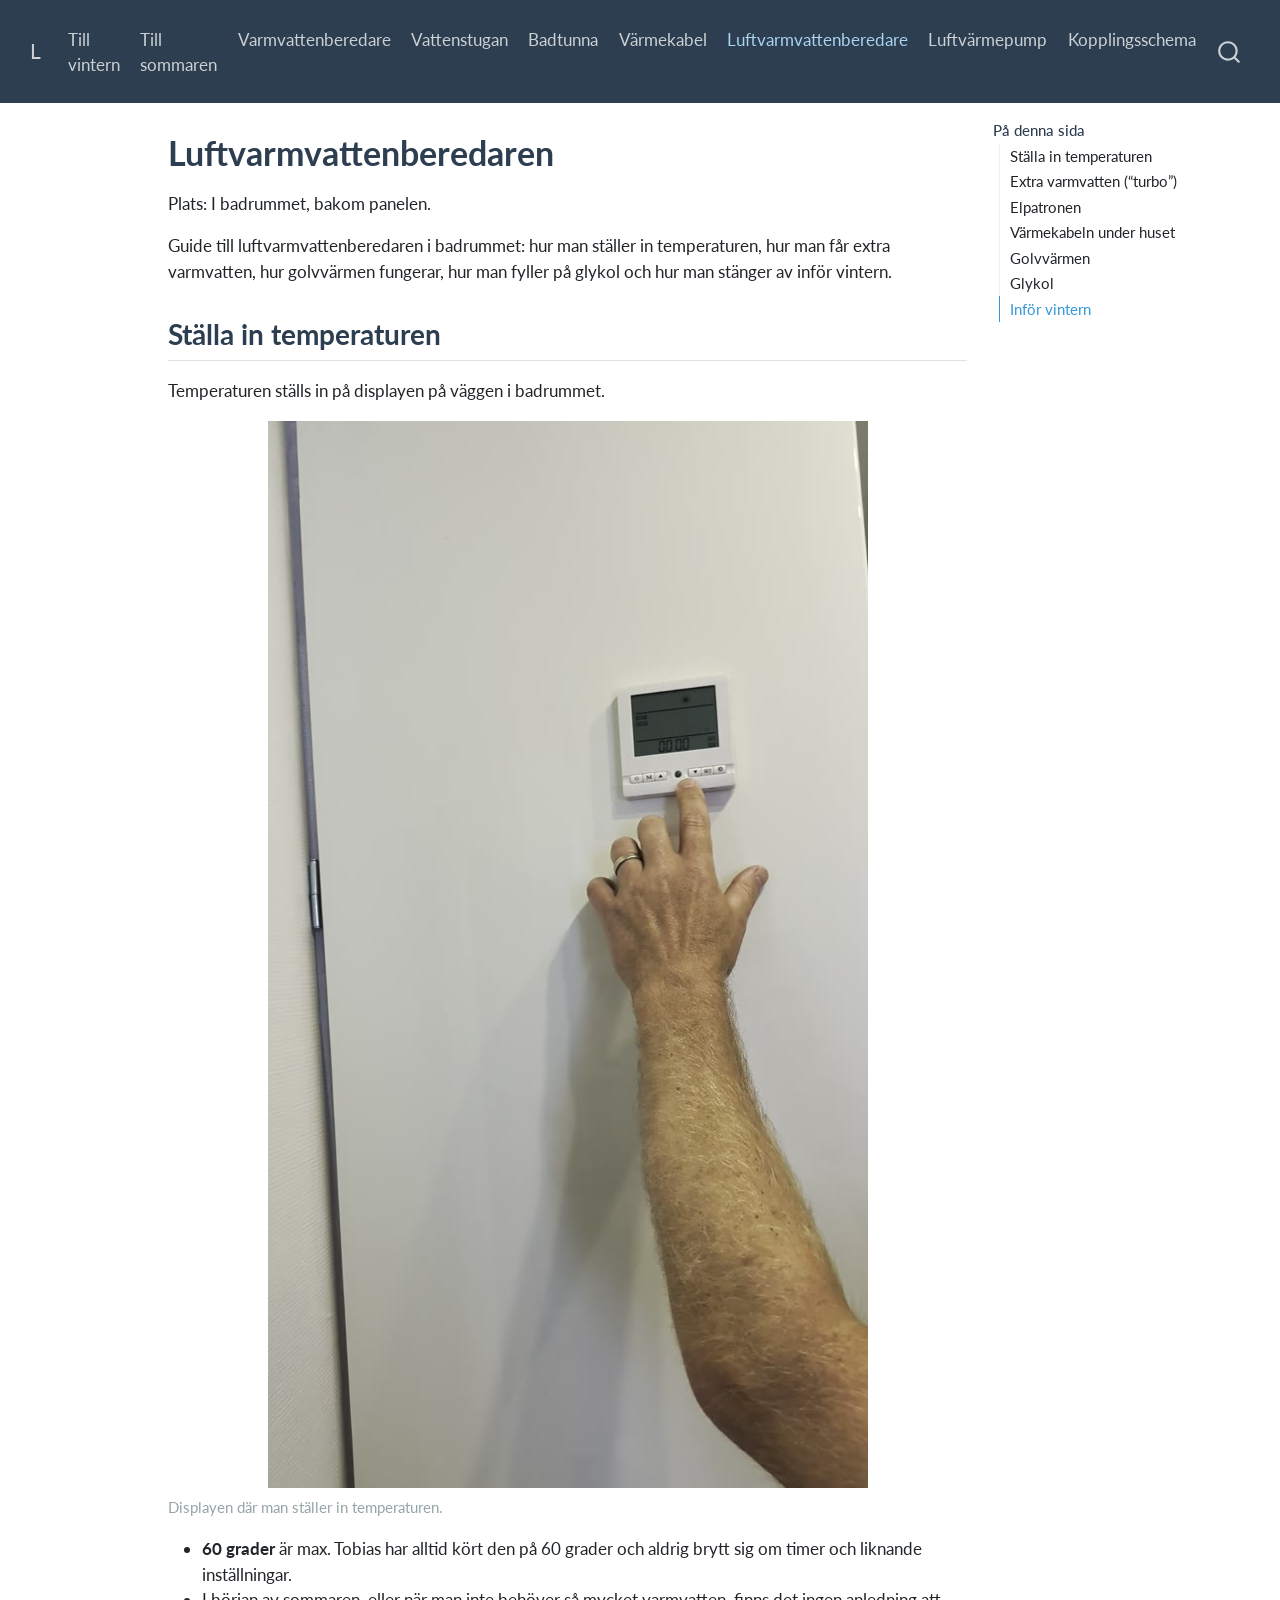
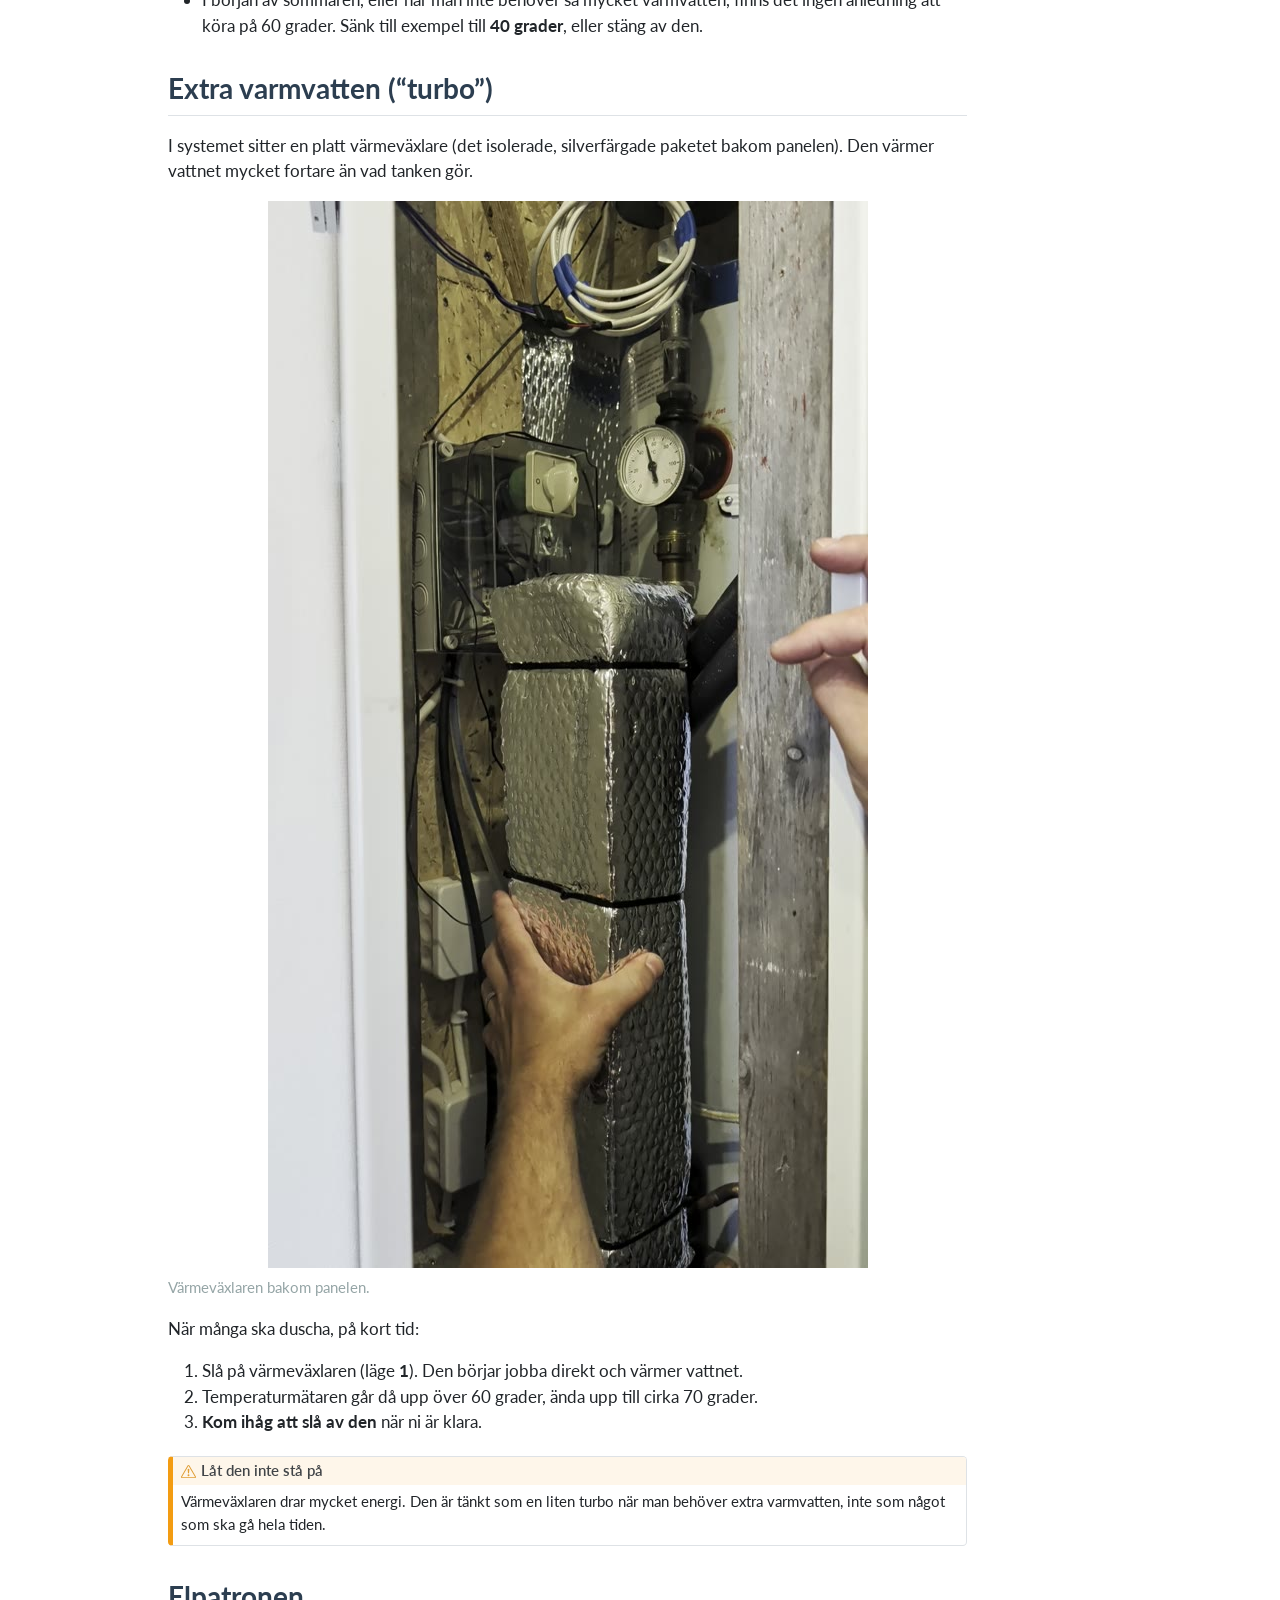
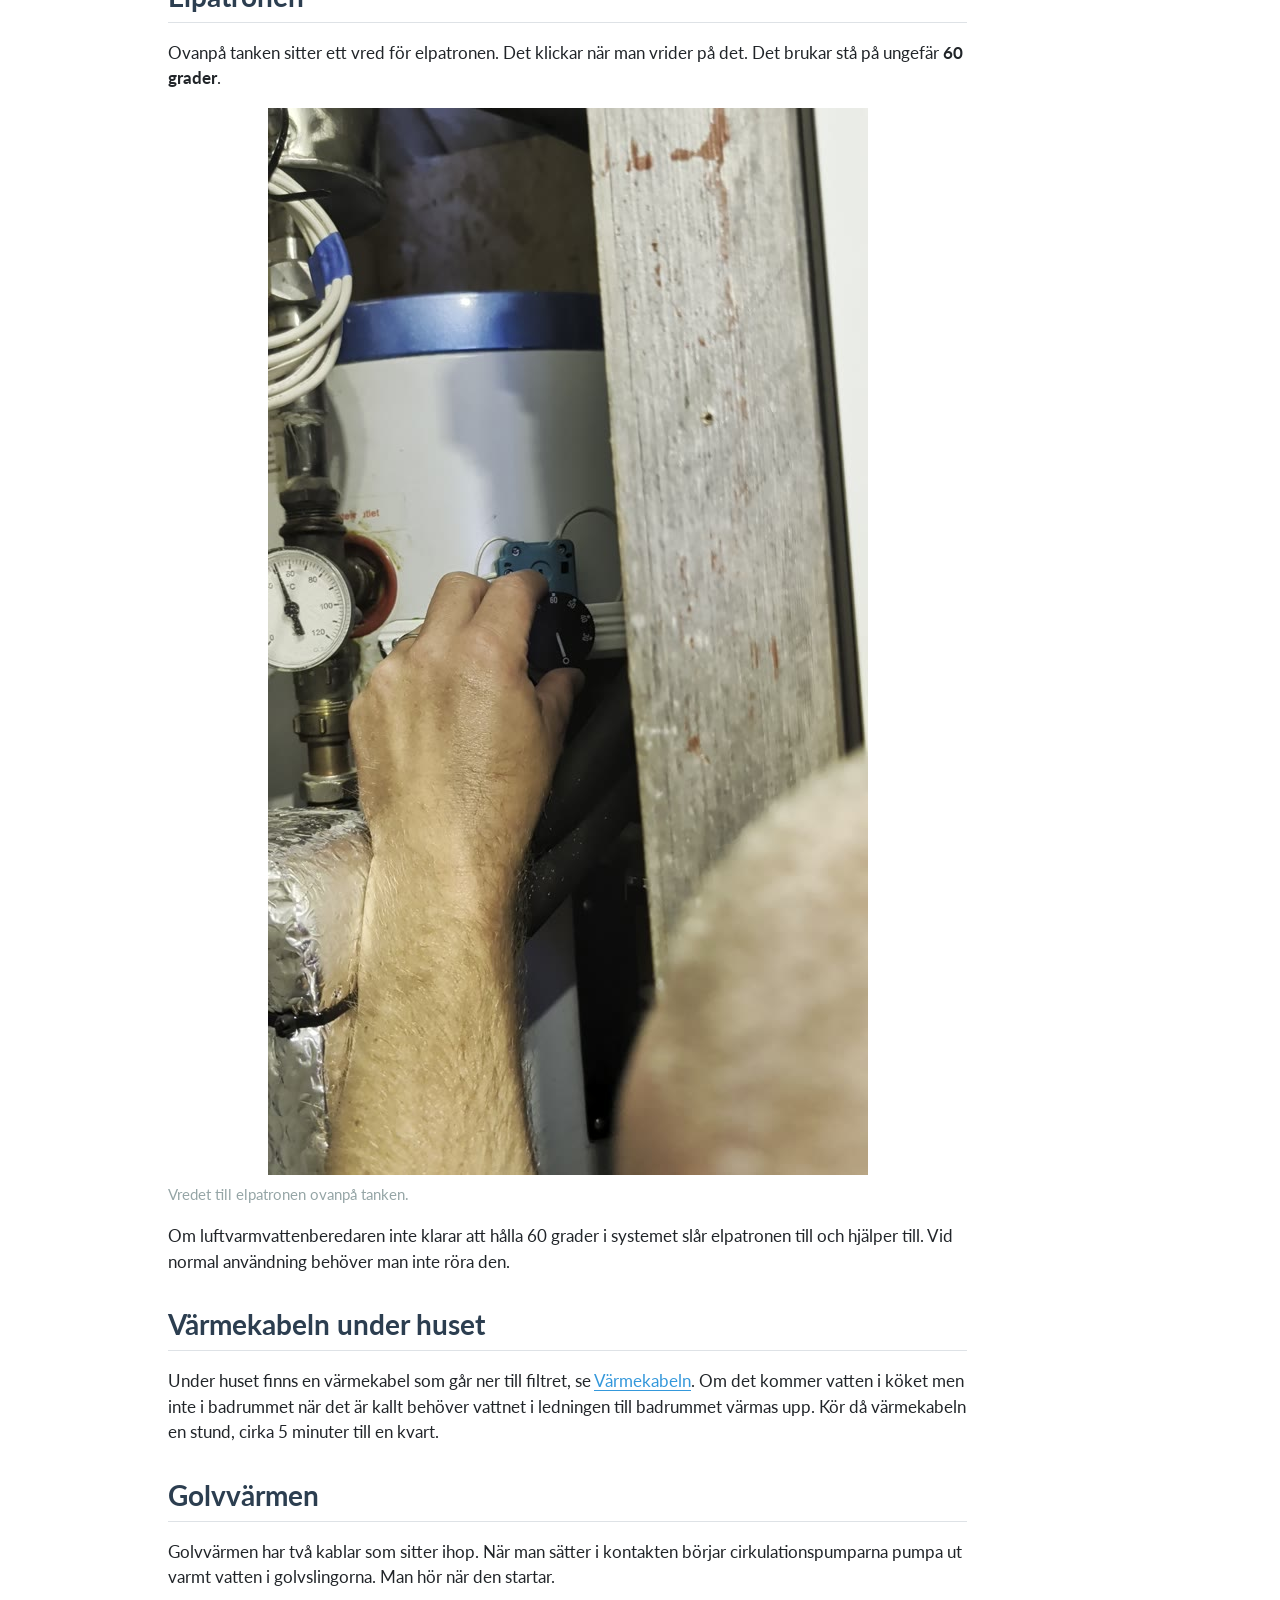
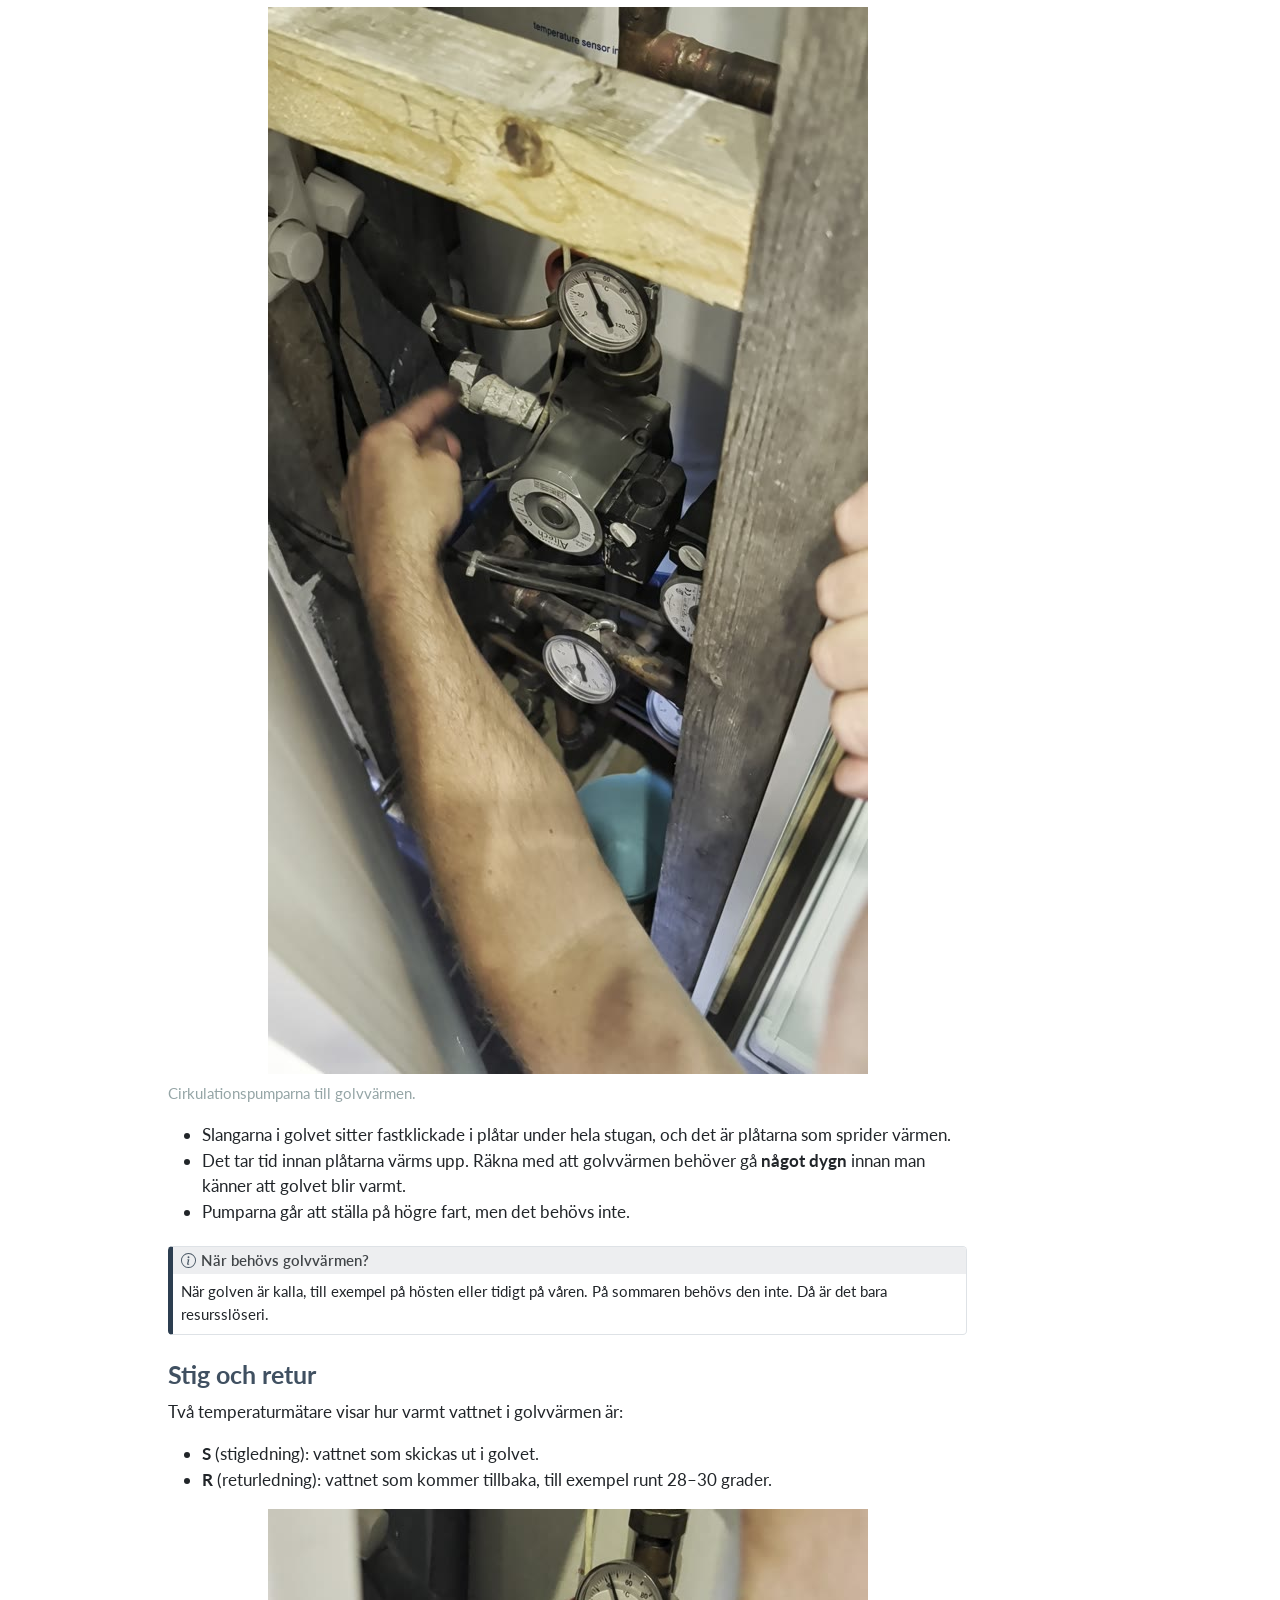
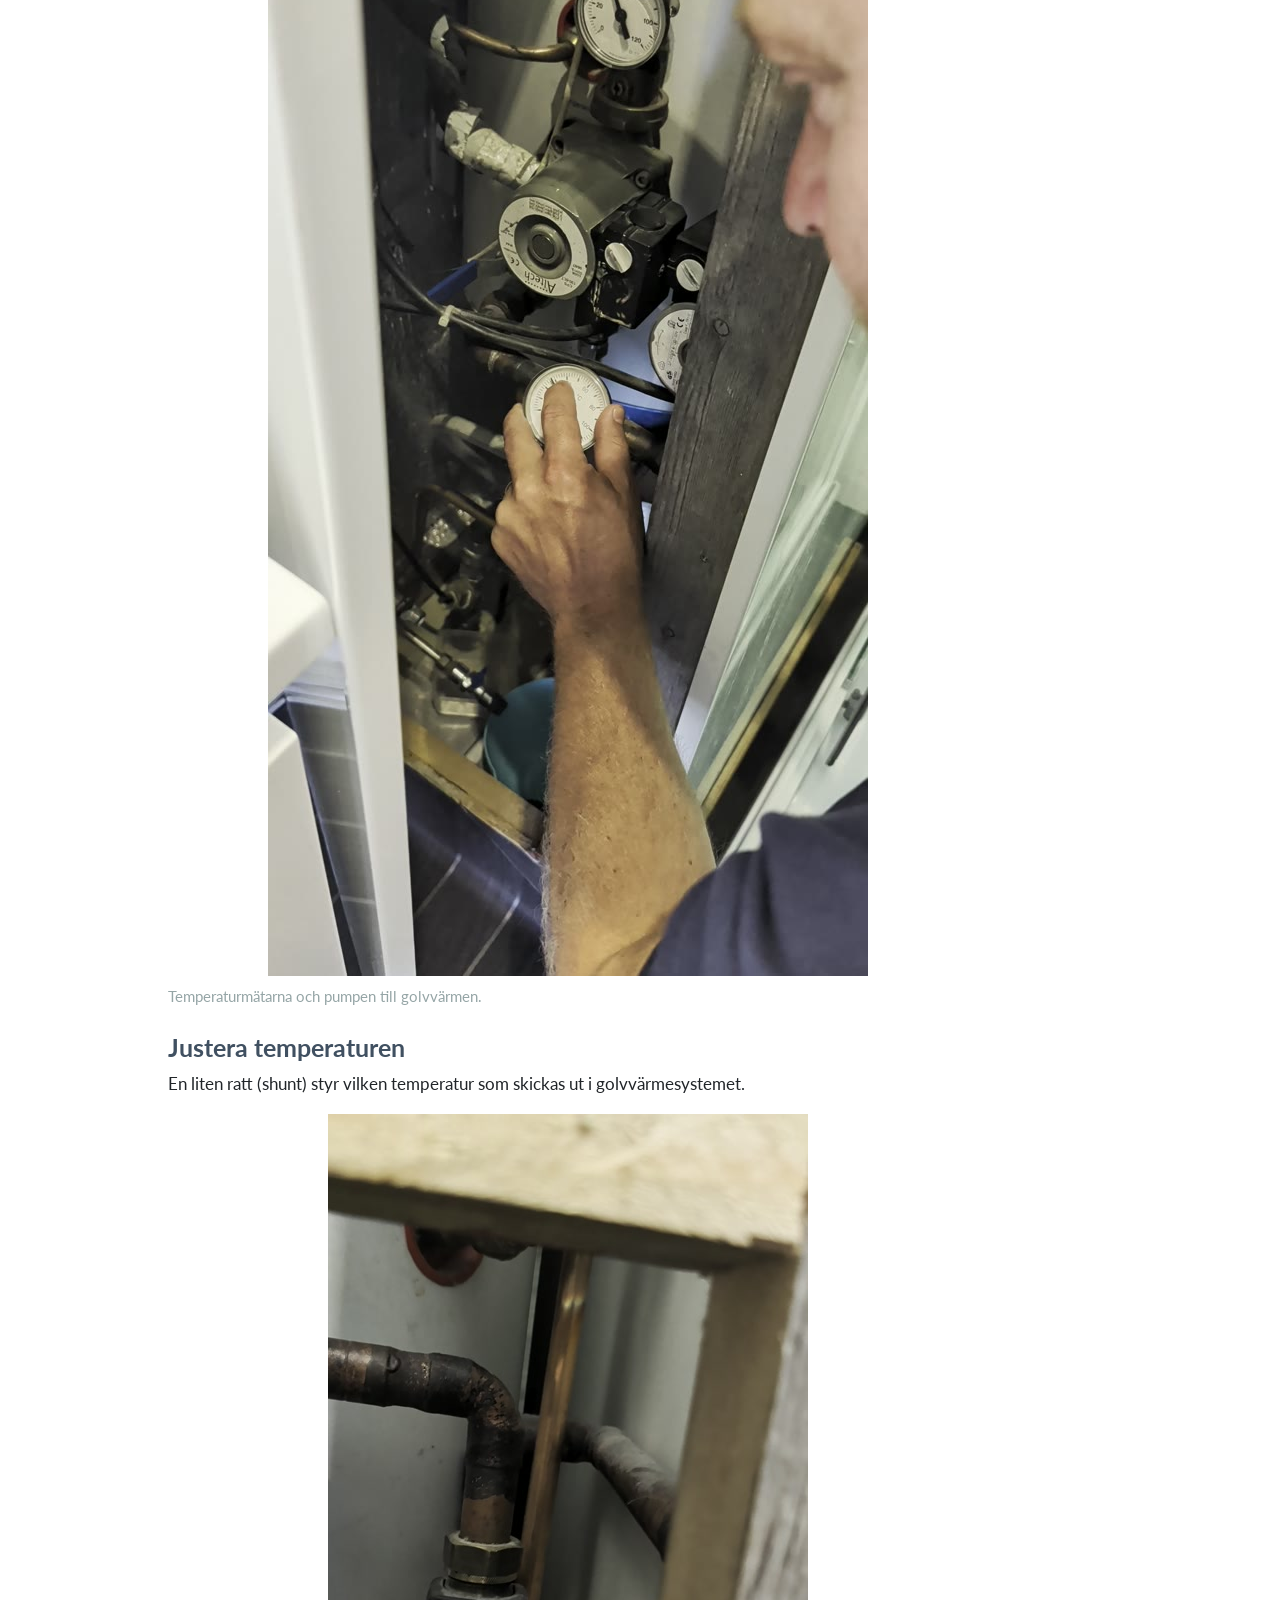
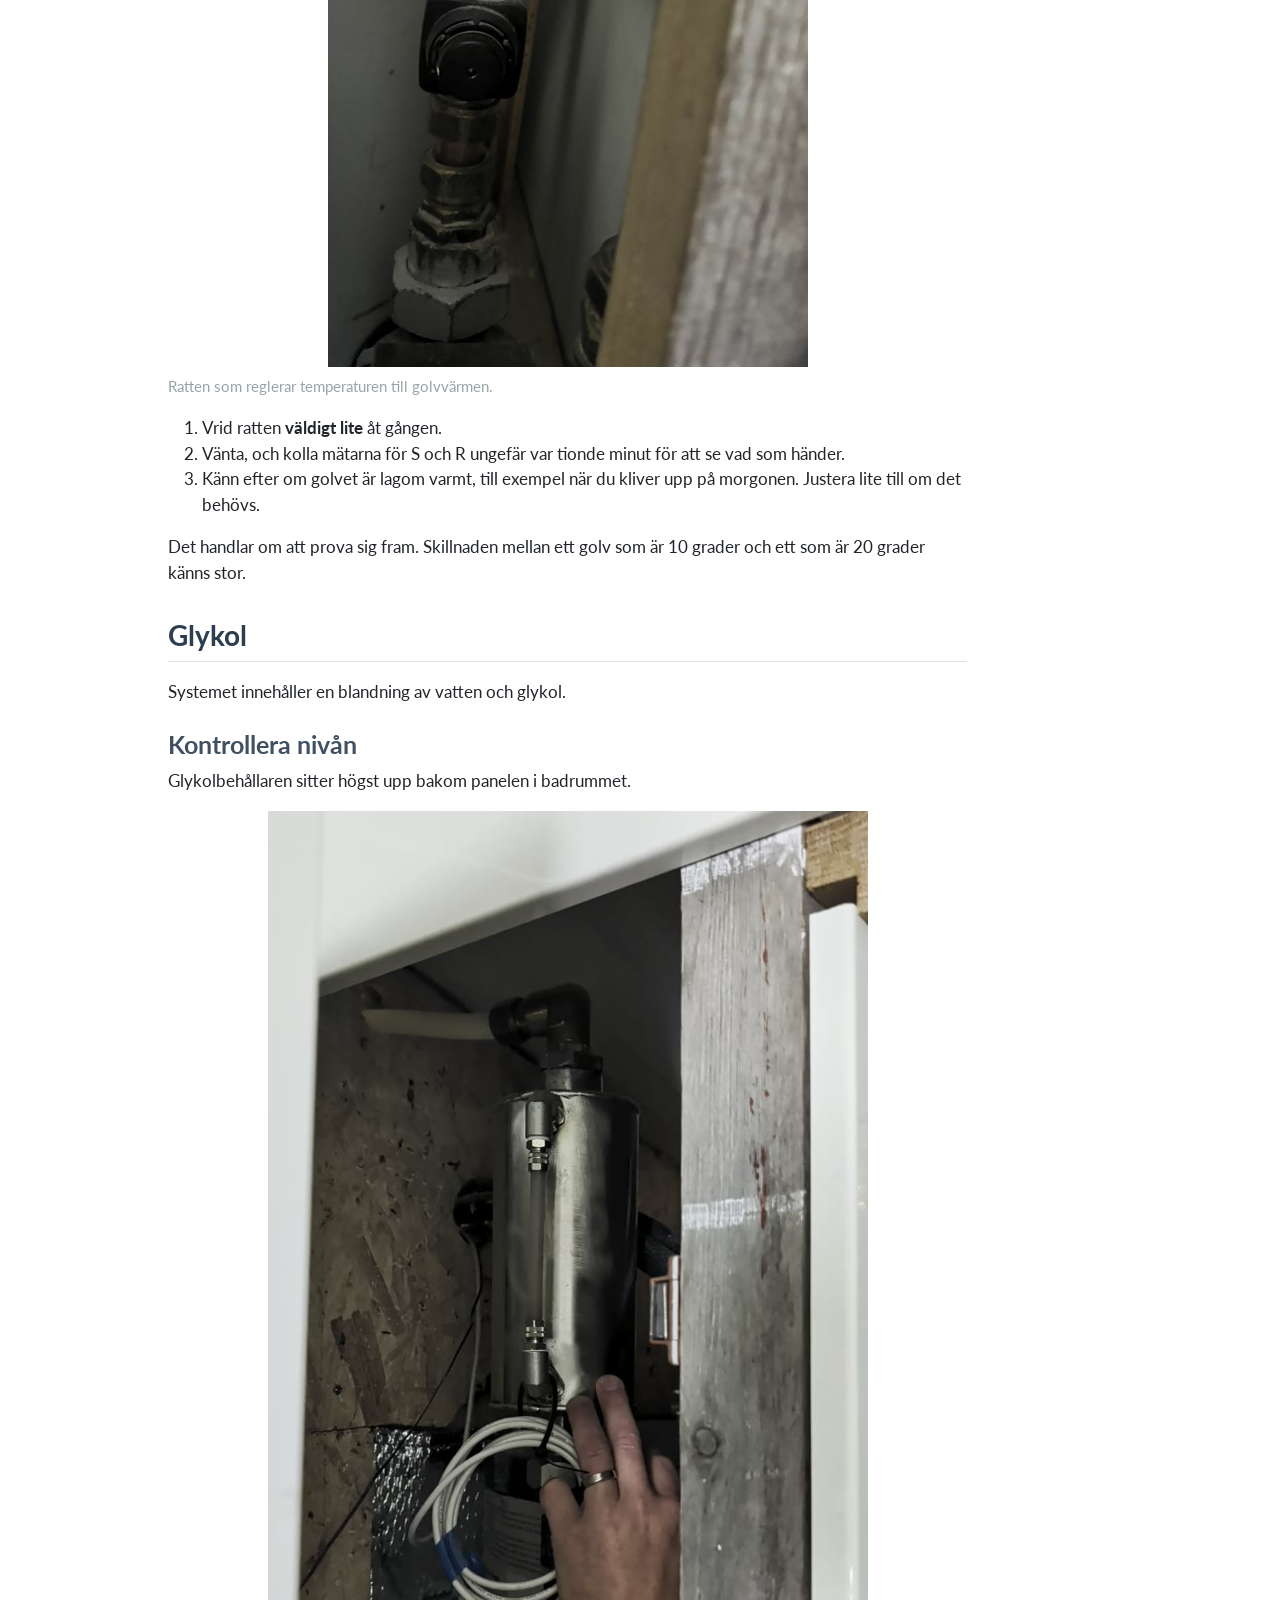
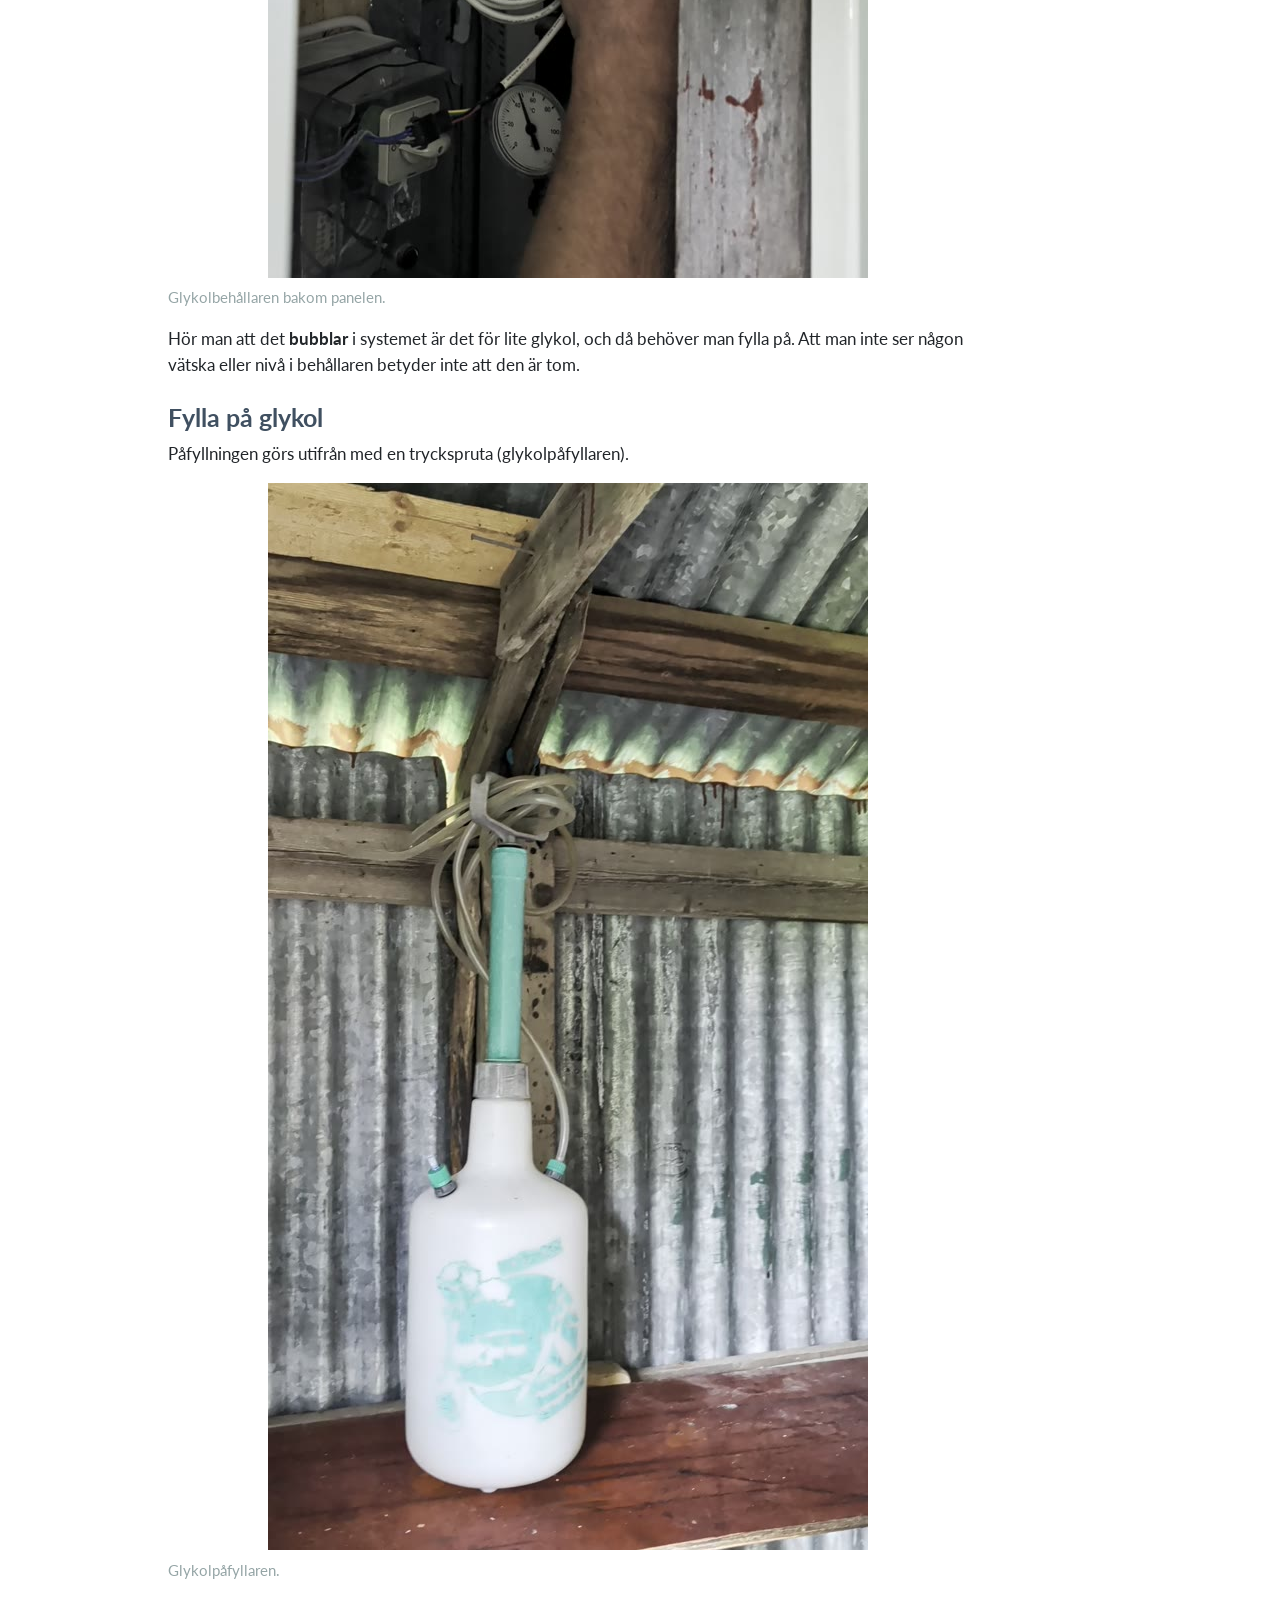
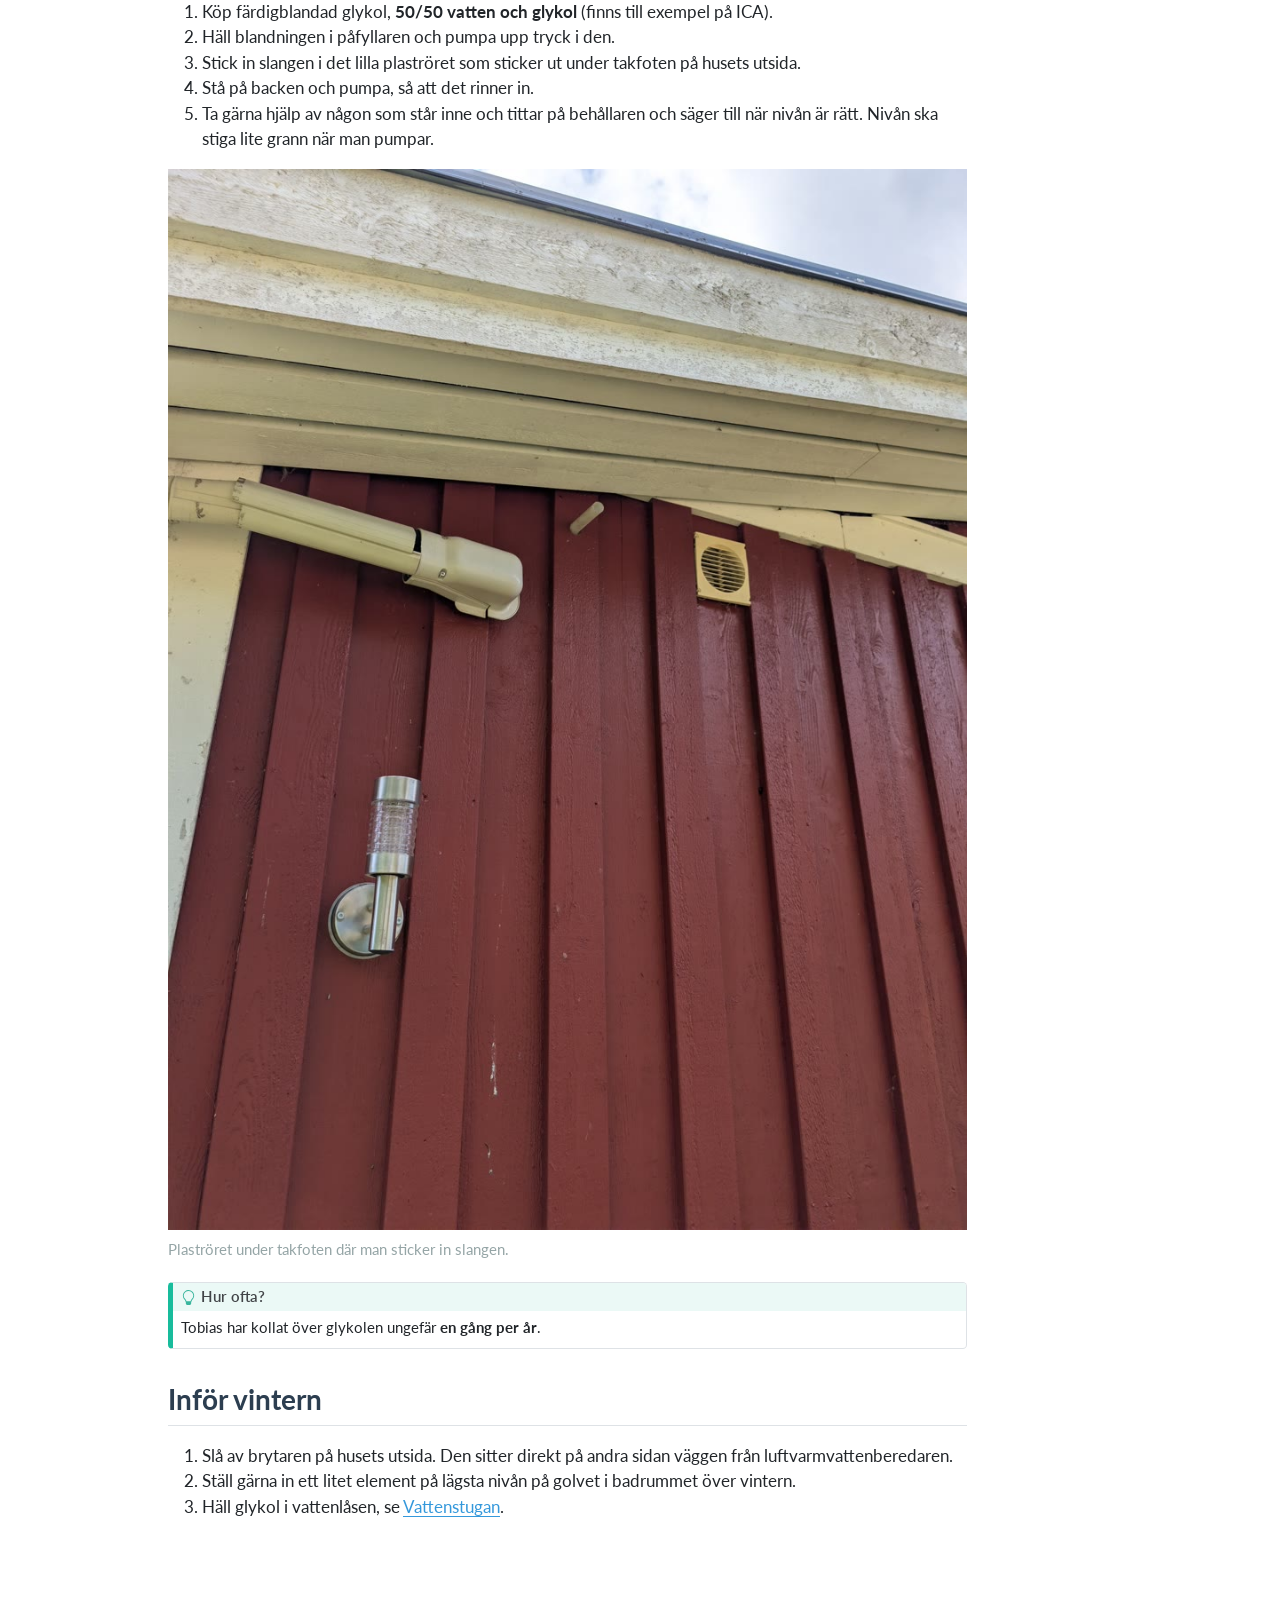
<file: luftvarmvattenberedare.html>
<!DOCTYPE html>
<html xmlns="http://www.w3.org/1999/xhtml" lang="sv" xml:lang="sv"><head>

<meta charset="utf-8">
<meta name="generator" content="quarto-1.9.38">

<meta name="viewport" content="width=device-width, initial-scale=1.0, user-scalable=yes">


<title>Luftvarmvattenberedaren – Langanget120</title>
<style>
/* Default styles provided by pandoc.
** See https://pandoc.org/MANUAL.html#variables-for-html for config info.
*/
code{white-space: pre-wrap;}
span.smallcaps{font-variant: small-caps;}
div.columns{display: flex; gap: min(4vw, 1.5em);}
div.column{flex: auto; overflow-x: auto;}
div.hanging-indent{margin-left: 1.5em; text-indent: -1.5em;}
ul.task-list{list-style: none;}
ul.task-list li input[type="checkbox"] {
  width: 0.8em;
  margin: 0 0.8em 0.2em -1em; /* quarto-specific, see https://github.com/quarto-dev/quarto-cli/issues/4556 */ 
  vertical-align: middle;
}
</style>


<script src="site_libs/quarto-nav/quarto-nav.js"></script>
<script src="site_libs/quarto-nav/headroom.min.js"></script>
<script src="site_libs/clipboard/clipboard.min.js"></script>
<script src="site_libs/quarto-search/autocomplete.umd.js"></script>
<script src="site_libs/quarto-search/fuse.min.js"></script>
<script src="site_libs/quarto-search/quarto-search.js"></script>
<meta name="quarto:offset" content="./">
<script src="site_libs/quarto-html/quarto.js" type="module"></script>
<script src="site_libs/quarto-html/tabsets/tabsets.js" type="module"></script>
<script src="site_libs/quarto-html/popper.min.js"></script>
<script src="site_libs/quarto-html/tippy.umd.min.js"></script>
<script src="site_libs/quarto-html/anchor.min.js"></script>
<link href="site_libs/quarto-html/tippy.css" rel="stylesheet">
<link href="site_libs/quarto-html/quarto-syntax-highlighting-15634bcf2e68342d4ad2dfa704d543f6.css" rel="stylesheet" class="quarto-color-scheme" id="quarto-text-highlighting-styles">
<link href="site_libs/quarto-html/quarto-syntax-highlighting-dark-0a6b7249c26820e032cb0bd839ff02b1.css" rel="stylesheet" class="quarto-color-scheme quarto-color-alternate" id="quarto-text-highlighting-styles">
<link href="site_libs/quarto-html/quarto-syntax-highlighting-15634bcf2e68342d4ad2dfa704d543f6.css" rel="stylesheet" class="quarto-color-scheme-extra" id="quarto-text-highlighting-styles">
<script src="site_libs/bootstrap/bootstrap.min.js"></script>
<link href="site_libs/bootstrap/bootstrap-icons.css" rel="stylesheet">
<link href="site_libs/bootstrap/bootstrap-17fa43110252fe5d7fbc076cda6e6503.min.css" rel="stylesheet" append-hash="true" class="quarto-color-scheme" id="quarto-bootstrap" data-mode="light">
<link href="site_libs/bootstrap/bootstrap-dark-2f3706f3f720ffabbc97d3e3986e1aea.min.css" rel="stylesheet" append-hash="true" class="quarto-color-scheme quarto-color-alternate" id="quarto-bootstrap" data-mode="light">
<link href="site_libs/bootstrap/bootstrap-17fa43110252fe5d7fbc076cda6e6503.min.css" rel="stylesheet" append-hash="true" class="quarto-color-scheme-extra" id="quarto-bootstrap" data-mode="light">
<script id="quarto-search-options" type="application/json">{
  "location": "navbar",
  "copy-button": false,
  "collapse-after": 3,
  "panel-placement": "end",
  "type": "overlay",
  "limit": 50,
  "keyboard-shortcut": [
    "f",
    "/",
    "s"
  ],
  "show-item-context": false,
  "language": {
    "search-no-results-text": "Inget resultat",
    "search-matching-documents-text": "matchande dokument",
    "search-copy-link-title": "Kopiera länk för att söka",
    "search-hide-matches-text": "Göm ytterligare resultat",
    "search-more-match-text": "annat resultat i detta dokument",
    "search-more-matches-text": "fler resultat i detta dokument",
    "search-clear-button-title": "Rensa",
    "search-text-placeholder": "",
    "search-detached-cancel-button-title": "Avbryt",
    "search-submit-button-title": "Verkställ",
    "search-label": "Sök"
  }
}</script>


<link rel="stylesheet" href="styles.css">
</head>

<body class="nav-fixed quarto-light">

<div id="quarto-search-results"></div>
  <header id="quarto-header" class="headroom fixed-top">
    <nav class="navbar navbar-expand-lg " data-bs-theme="dark">
      <div class="navbar-container container-fluid">
      <div class="navbar-brand-container mx-auto">
    <a class="navbar-brand" href="./index.html">
    <span class="navbar-title">Langanget120</span>
    </a>
  </div>
            <div id="quarto-search" class="" title="Sök"></div>
          <button class="navbar-toggler" type="button" data-bs-toggle="collapse" data-bs-target="#navbarCollapse" aria-controls="navbarCollapse" role="menu" aria-expanded="false" aria-label="Skifta navigering" onclick="if (window.quartoToggleHeadroom) { window.quartoToggleHeadroom(); }">
  <span class="navbar-toggler-icon"></span>
</button>
          <div class="collapse navbar-collapse" id="navbarCollapse">
            <ul class="navbar-nav navbar-nav-scroll me-auto">
  <li class="nav-item">
    <a class="nav-link" href="./till-vintern.html"> 
<span class="menu-text">Till vintern</span></a>
  </li>  
  <li class="nav-item">
    <a class="nav-link" href="./till-sommaren.html"> 
<span class="menu-text">Till sommaren</span></a>
  </li>  
  <li class="nav-item">
    <a class="nav-link" href="./varmvattenberedare.html"> 
<span class="menu-text">Varmvattenberedare</span></a>
  </li>  
  <li class="nav-item">
    <a class="nav-link" href="./vattenstugan.html"> 
<span class="menu-text">Vattenstugan</span></a>
  </li>  
  <li class="nav-item">
    <a class="nav-link" href="./badtunna.html"> 
<span class="menu-text">Badtunna</span></a>
  </li>  
  <li class="nav-item">
    <a class="nav-link" href="./värmekabel.html"> 
<span class="menu-text">Värmekabel</span></a>
  </li>  
  <li class="nav-item">
    <a class="nav-link active" href="./luftvarmvattenberedare.html" aria-current="page"> 
<span class="menu-text">Luftvarmvattenberedare</span></a>
  </li>  
  <li class="nav-item">
    <a class="nav-link" href="./luftvarmepump.html"> 
<span class="menu-text">Luftvärmepump</span></a>
  </li>  
  <li class="nav-item">
    <a class="nav-link" href="./kopplingsschema.html"> 
<span class="menu-text">Kopplingsschema</span></a>
  </li>  
</ul>
          </div> <!-- /navcollapse -->
            <div class="quarto-navbar-tools">
</div>
      </div> <!-- /container-fluid -->
    </nav>
</header>
<!-- content -->
<div id="quarto-content" class="quarto-container page-columns page-rows-contents page-layout-article page-navbar">
<!-- sidebar -->
<!-- margin-sidebar -->
    <div id="quarto-margin-sidebar" class="sidebar margin-sidebar">
        <nav id="TOC" role="doc-toc" class="toc-active">
    <h2 id="toc-title">På denna sida</h2>
   
  <ul>
  <li><a href="#temperatur" id="toc-temperatur" class="nav-link active" data-scroll-target="#temperatur">Ställa in temperaturen</a></li>
  <li><a href="#extra-varmvatten-turbo" id="toc-extra-varmvatten-turbo" class="nav-link" data-scroll-target="#extra-varmvatten-turbo">Extra varmvatten (“turbo”)</a></li>
  <li><a href="#elpatronen" id="toc-elpatronen" class="nav-link" data-scroll-target="#elpatronen">Elpatronen</a></li>
  <li><a href="#värmekabeln-under-huset" id="toc-värmekabeln-under-huset" class="nav-link" data-scroll-target="#värmekabeln-under-huset">Värmekabeln under huset</a></li>
  <li><a href="#golvvarme" id="toc-golvvarme" class="nav-link" data-scroll-target="#golvvarme">Golvvärmen</a>
  <ul class="collapse">
  <li><a href="#stig-och-retur" id="toc-stig-och-retur" class="nav-link" data-scroll-target="#stig-och-retur">Stig och retur</a></li>
  <li><a href="#justera-temperaturen" id="toc-justera-temperaturen" class="nav-link" data-scroll-target="#justera-temperaturen">Justera temperaturen</a></li>
  </ul></li>
  <li><a href="#glykol" id="toc-glykol" class="nav-link" data-scroll-target="#glykol">Glykol</a>
  <ul class="collapse">
  <li><a href="#kontrollera-nivån" id="toc-kontrollera-nivån" class="nav-link" data-scroll-target="#kontrollera-nivån">Kontrollera nivån</a></li>
  <li><a href="#fylla-på-glykol" id="toc-fylla-på-glykol" class="nav-link" data-scroll-target="#fylla-på-glykol">Fylla på glykol</a></li>
  </ul></li>
  <li><a href="#beredare-vinter" id="toc-beredare-vinter" class="nav-link" data-scroll-target="#beredare-vinter">Inför vintern</a></li>
  </ul>
</nav>
    </div>
<!-- main -->
<main class="content" id="quarto-document-content">

<header id="title-block-header" class="quarto-title-block default">
<div class="quarto-title">
<h1 class="title">Luftvarmvattenberedaren</h1>
</div>



<div class="quarto-title-meta">

    
  
    
  </div>
  


</header>


<p>Plats: I badrummet, bakom panelen.</p>
<p>Guide till luftvarmvattenberedaren i badrummet: hur man ställer in temperaturen, hur man får extra varmvatten, hur golvvärmen fungerar, hur man fyller på glykol och hur man stänger av inför vintern.</p>
<section id="temperatur" class="level2">
<h2 class="anchored" data-anchor-id="temperatur">Ställa in temperaturen</h2>
<p>Temperaturen ställs in på displayen på väggen i badrummet.</p>
<div class="quarto-figure quarto-figure-center">
<figure class="figure">
<p><img src="images/luftvarmvattenberedare/display.jpg" class="img-fluid figure-img"></p>
<figcaption>Displayen där man ställer in temperaturen.</figcaption>
</figure>
</div>
<ul>
<li><strong>60 grader</strong> är max. Tobias har alltid kört den på 60 grader och aldrig brytt sig om timer och liknande inställningar.</li>
<li>I början av sommaren, eller när man inte behöver så mycket varmvatten, finns det ingen anledning att köra på 60 grader. Sänk till exempel till <strong>40 grader</strong>, eller stäng av den.</li>
</ul>
</section>
<section id="extra-varmvatten-turbo" class="level2">
<h2 class="anchored" data-anchor-id="extra-varmvatten-turbo">Extra varmvatten (“turbo”)</h2>
<p>I systemet sitter en platt värmeväxlare (det isolerade, silverfärgade paketet bakom panelen). Den värmer vattnet mycket fortare än vad tanken gör.</p>
<div class="quarto-figure quarto-figure-center">
<figure class="figure">
<p><img src="images/luftvarmvattenberedare/varmevaxlare.jpg" class="img-fluid figure-img"></p>
<figcaption>Värmeväxlaren bakom panelen.</figcaption>
</figure>
</div>
<p>När många ska duscha, på kort tid:</p>
<ol type="1">
<li>Slå på värmeväxlaren (läge <strong>1</strong>). Den börjar jobba direkt och värmer vattnet.</li>
<li>Temperaturmätaren går då upp över 60 grader, ända upp till cirka 70 grader.</li>
<li><strong>Kom ihåg att slå av den</strong> när ni är klara.</li>
</ol>
<div class="callout callout-style-default callout-warning callout-titled">
<div class="callout-header d-flex align-content-center">
<div class="callout-icon-container">
<i class="callout-icon"></i>
</div>
<div class="callout-title-container flex-fill">
<span class="screen-reader-only">Varning</span>Låt den inte stå på
</div>
</div>
<div class="callout-body-container callout-body">
<p>Värmeväxlaren drar mycket energi. Den är tänkt som en liten turbo när man behöver extra varmvatten, inte som något som ska gå hela tiden.</p>
</div>
</div>
</section>
<section id="elpatronen" class="level2">
<h2 class="anchored" data-anchor-id="elpatronen">Elpatronen</h2>
<p>Ovanpå tanken sitter ett vred för elpatronen. Det klickar när man vrider på det. Det brukar stå på ungefär <strong>60 grader</strong>.</p>
<div class="quarto-figure quarto-figure-center">
<figure class="figure">
<p><img src="images/luftvarmvattenberedare/elpatron.jpg" class="img-fluid figure-img"></p>
<figcaption>Vredet till elpatronen ovanpå tanken.</figcaption>
</figure>
</div>
<p>Om luftvarmvattenberedaren inte klarar att hålla 60 grader i systemet slår elpatronen till och hjälper till. Vid normal användning behöver man inte röra den.</p>
</section>
<section id="värmekabeln-under-huset" class="level2">
<h2 class="anchored" data-anchor-id="värmekabeln-under-huset">Värmekabeln under huset</h2>
<p>Under huset finns en värmekabel som går ner till filtret, se <a href="./värmekabel.html">Värmekabeln</a>. Om det kommer vatten i köket men inte i badrummet när det är kallt behöver vattnet i ledningen till badrummet värmas upp. Kör då värmekabeln en stund, cirka 5 minuter till en kvart.</p>
</section>
<section id="golvvarme" class="level2">
<h2 class="anchored" data-anchor-id="golvvarme">Golvvärmen</h2>
<p>Golvvärmen har två kablar som sitter ihop. När man sätter i kontakten börjar cirkulationspumparna pumpa ut varmt vatten i golvslingorna. Man hör när den startar.</p>
<div class="quarto-figure quarto-figure-center">
<figure class="figure">
<p><img src="images/luftvarmvattenberedare/golvvarme-pumpar.jpg" class="img-fluid figure-img"></p>
<figcaption>Cirkulationspumparna till golvvärmen.</figcaption>
</figure>
</div>
<ul>
<li>Slangarna i golvet sitter fastklickade i plåtar under hela stugan, och det är plåtarna som sprider värmen.</li>
<li>Det tar tid innan plåtarna värms upp. Räkna med att golvvärmen behöver gå <strong>något dygn</strong> innan man känner att golvet blir varmt.</li>
<li>Pumparna går att ställa på högre fart, men det behövs inte.</li>
</ul>
<div class="callout callout-style-default callout-note callout-titled">
<div class="callout-header d-flex align-content-center">
<div class="callout-icon-container">
<i class="callout-icon"></i>
</div>
<div class="callout-title-container flex-fill">
<span class="screen-reader-only">Notera</span>När behövs golvvärmen?
</div>
</div>
<div class="callout-body-container callout-body">
<p>När golven är kalla, till exempel på hösten eller tidigt på våren. På sommaren behövs den inte. Då är det bara resursslöseri.</p>
</div>
</div>
<section id="stig-och-retur" class="level3">
<h3 class="anchored" data-anchor-id="stig-och-retur">Stig och retur</h3>
<p>Två temperaturmätare visar hur varmt vattnet i golvvärmen är:</p>
<ul>
<li><strong>S</strong> (stigledning): vattnet som skickas ut i golvet.</li>
<li><strong>R</strong> (returledning): vattnet som kommer tillbaka, till exempel runt 28–30 grader.</li>
</ul>
<div class="quarto-figure quarto-figure-center">
<figure class="figure">
<p><img src="images/luftvarmvattenberedare/golvvarme-matare.jpg" class="img-fluid figure-img"></p>
<figcaption>Temperaturmätarna och pumpen till golvvärmen.</figcaption>
</figure>
</div>
</section>
<section id="justera-temperaturen" class="level3">
<h3 class="anchored" data-anchor-id="justera-temperaturen">Justera temperaturen</h3>
<p>En liten ratt (shunt) styr vilken temperatur som skickas ut i golvvärmesystemet.</p>
<div class="quarto-figure quarto-figure-center">
<figure class="figure">
<p><img src="images/luftvarmvattenberedare/golvvarme-ratt.jpg" class="img-fluid figure-img"></p>
<figcaption>Ratten som reglerar temperaturen till golvvärmen.</figcaption>
</figure>
</div>
<ol type="1">
<li>Vrid ratten <strong>väldigt lite</strong> åt gången.</li>
<li>Vänta, och kolla mätarna för S och R ungefär var tionde minut för att se vad som händer.</li>
<li>Känn efter om golvet är lagom varmt, till exempel när du kliver upp på morgonen. Justera lite till om det behövs.</li>
</ol>
<p>Det handlar om att prova sig fram. Skillnaden mellan ett golv som är 10 grader och ett som är 20 grader känns stor.</p>
</section>
</section>
<section id="glykol" class="level2">
<h2 class="anchored" data-anchor-id="glykol">Glykol</h2>
<p>Systemet innehåller en blandning av vatten och glykol.</p>
<section id="kontrollera-nivån" class="level3">
<h3 class="anchored" data-anchor-id="kontrollera-nivån">Kontrollera nivån</h3>
<p>Glykolbehållaren sitter högst upp bakom panelen i badrummet.</p>
<div class="quarto-figure quarto-figure-center">
<figure class="figure">
<p><img src="images/luftvarmvattenberedare/glykolbehallare.jpg" class="img-fluid figure-img"></p>
<figcaption>Glykolbehållaren bakom panelen.</figcaption>
</figure>
</div>
<p>Hör man att det <strong>bubblar</strong> i systemet är det för lite glykol, och då behöver man fylla på. Att man inte ser någon vätska eller nivå i behållaren betyder inte att den är tom.</p>
</section>
<section id="fylla-på-glykol" class="level3">
<h3 class="anchored" data-anchor-id="fylla-på-glykol">Fylla på glykol</h3>
<p>Påfyllningen görs utifrån med en tryckspruta (glykolpåfyllaren).</p>
<div class="quarto-figure quarto-figure-center">
<figure class="figure">
<p><img src="images/luftvarmvattenberedare/glykolpafyllare.jpg" class="img-fluid figure-img"></p>
<figcaption>Glykolpåfyllaren.</figcaption>
</figure>
</div>
<ol type="1">
<li>Köp färdigblandad glykol, <strong>50/50 vatten och glykol</strong> (finns till exempel på ICA).</li>
<li>Häll blandningen i påfyllaren och pumpa upp tryck i den.</li>
<li>Stick in slangen i det lilla plaströret som sticker ut under takfoten på husets utsida.</li>
<li>Stå på backen och pumpa, så att det rinner in.</li>
<li>Ta gärna hjälp av någon som står inne och tittar på behållaren och säger till när nivån är rätt. Nivån ska stiga lite grann när man pumpar.</li>
</ol>
<div class="quarto-figure quarto-figure-center">
<figure class="figure">
<p><img src="images/luftvarmvattenberedare/glykol-inslang.jpg" class="img-fluid figure-img"></p>
<figcaption>Plaströret under takfoten där man sticker in slangen.</figcaption>
</figure>
</div>
<div class="callout callout-style-default callout-tip callout-titled">
<div class="callout-header d-flex align-content-center">
<div class="callout-icon-container">
<i class="callout-icon"></i>
</div>
<div class="callout-title-container flex-fill">
<span class="screen-reader-only">Tips</span>Hur ofta?
</div>
</div>
<div class="callout-body-container callout-body">
<p>Tobias har kollat över glykolen ungefär <strong>en gång per år</strong>.</p>
</div>
</div>
</section>
</section>
<section id="beredare-vinter" class="level2">
<h2 class="anchored" data-anchor-id="beredare-vinter">Inför vintern</h2>
<ol type="1">
<li>Slå av brytaren på husets utsida. Den sitter direkt på andra sidan väggen från luftvarmvattenberedaren.</li>
<li>Ställ gärna in ett litet element på lägsta nivån på golvet i badrummet över vintern.</li>
<li>Häll glykol i vattenlåsen, se <a href="./vattenstugan.html#glykol-vattenlas">Vattenstugan</a>.</li>
</ol>


</section>

</main> <!-- /main -->
<script id="quarto-html-after-body" type="application/javascript">
  window.document.addEventListener("DOMContentLoaded", function (event) {
    const icon = "";
    const anchorJS = new window.AnchorJS();
    anchorJS.options = {
      placement: 'right',
      icon: icon
    };
    anchorJS.add('.anchored');
    const isCodeAnnotation = (el) => {
      for (const clz of el.classList) {
        if (clz.startsWith('code-annotation-')) {                     
          return true;
        }
      }
      return false;
    }
    const onCopySuccess = function(e) {
      // button target
      const button = e.trigger;
      // don't keep focus
      button.blur();
      // flash "checked"
      button.classList.add('code-copy-button-checked');
      var currentTitle = button.getAttribute("title");
      button.setAttribute("title", "Kopierat!");
      let tooltip;
      if (window.bootstrap) {
        button.setAttribute("data-bs-toggle", "tooltip");
        button.setAttribute("data-bs-placement", "left");
        button.setAttribute("data-bs-title", "Kopierat!");
        tooltip = new bootstrap.Tooltip(button, 
          { trigger: "manual", 
            customClass: "code-copy-button-tooltip",
            offset: [0, -8]});
        tooltip.show();    
      }
      setTimeout(function() {
        if (tooltip) {
          tooltip.hide();
          button.removeAttribute("data-bs-title");
          button.removeAttribute("data-bs-toggle");
          button.removeAttribute("data-bs-placement");
        }
        button.setAttribute("title", currentTitle);
        button.classList.remove('code-copy-button-checked');
      }, 1000);
      // clear code selection
      e.clearSelection();
    }
    const getTextToCopy = function(trigger) {
      const outerScaffold = trigger.parentElement.cloneNode(true);
      const codeEl = outerScaffold.querySelector('code');
      for (const childEl of codeEl.children) {
        if (isCodeAnnotation(childEl)) {
          childEl.remove();
        }
      }
      return codeEl.innerText;
    }
    const clipboard = new window.ClipboardJS('.code-copy-button:not([data-in-quarto-modal])', {
      text: getTextToCopy
    });
    clipboard.on('success', onCopySuccess);
    if (window.document.getElementById('quarto-embedded-source-code-modal')) {
      const clipboardModal = new window.ClipboardJS('.code-copy-button[data-in-quarto-modal]', {
        text: getTextToCopy,
        container: window.document.getElementById('quarto-embedded-source-code-modal')
      });
      clipboardModal.on('success', onCopySuccess);
    }
      var localhostRegex = new RegExp(/^(?:http|https):\/\/localhost\:?[0-9]*\//);
      var mailtoRegex = new RegExp(/^mailto:/);
        var filterRegex = new RegExp("https:\/\/Sebastian-D\.github\.io\/langanget120\/");
      var isInternal = (href) => {
          return filterRegex.test(href) || localhostRegex.test(href) || mailtoRegex.test(href);
      }
      // Inspect non-navigation links and adorn them if external
     var links = window.document.querySelectorAll('a[href]:not(.nav-link):not(.navbar-brand):not(.toc-action):not(.sidebar-link):not(.sidebar-item-toggle):not(.pagination-link):not(.no-external):not([aria-hidden]):not(.dropdown-item):not(.quarto-navigation-tool):not(.about-link)');
      for (var i=0; i<links.length; i++) {
        const link = links[i];
        if (!isInternal(link.href)) {
          // undo the damage that might have been done by quarto-nav.js in the case of
          // links that we want to consider external
          if (link.dataset.originalHref !== undefined) {
            link.href = link.dataset.originalHref;
          }
        }
      }
    function tippyHover(el, contentFn, onTriggerFn, onUntriggerFn) {
      const config = {
        allowHTML: true,
        maxWidth: 500,
        delay: 100,
        arrow: false,
        appendTo: function(el) {
            return el.parentElement;
        },
        interactive: true,
        interactiveBorder: 10,
        theme: 'quarto',
        placement: 'bottom-start',
      };
      if (contentFn) {
        config.content = contentFn;
      }
      if (onTriggerFn) {
        config.onTrigger = onTriggerFn;
      }
      if (onUntriggerFn) {
        config.onUntrigger = onUntriggerFn;
      }
      window.tippy(el, config); 
    }
    const noterefs = window.document.querySelectorAll('a[role="doc-noteref"]');
    for (var i=0; i<noterefs.length; i++) {
      const ref = noterefs[i];
      tippyHover(ref, function() {
        // use id or data attribute instead here
        let href = ref.getAttribute('data-footnote-href') || ref.getAttribute('href');
        try { href = new URL(href).hash; } catch {}
        const id = href.replace(/^#\/?/, "");
        const note = window.document.getElementById(id);
        if (note) {
          return note.innerHTML;
        } else {
          return "";
        }
      });
    }
    const xrefs = window.document.querySelectorAll('a.quarto-xref');
    const processXRef = (id, note) => {
      // Strip column container classes
      const stripColumnClz = (el) => {
        el.classList.remove("page-full", "page-columns");
        if (el.children) {
          for (const child of el.children) {
            stripColumnClz(child);
          }
        }
      }
      stripColumnClz(note)
      if (id === null || id.startsWith('sec-')) {
        // Special case sections, only their first couple elements
        const container = document.createElement("div");
        if (note.children && note.children.length > 2) {
          container.appendChild(note.children[0].cloneNode(true));
          for (let i = 1; i < note.children.length; i++) {
            const child = note.children[i];
            if (child.tagName === "P" && child.innerText === "") {
              continue;
            } else {
              container.appendChild(child.cloneNode(true));
              break;
            }
          }
          if (window.Quarto?.typesetMath) {
            window.Quarto.typesetMath(container);
          }
          return container.innerHTML
        } else {
          if (window.Quarto?.typesetMath) {
            window.Quarto.typesetMath(note);
          }
          return note.innerHTML;
        }
      } else {
        // Remove any anchor links if they are present
        const anchorLink = note.querySelector('a.anchorjs-link');
        if (anchorLink) {
          anchorLink.remove();
        }
        if (window.Quarto?.typesetMath) {
          window.Quarto.typesetMath(note);
        }
        if (note.classList.contains("callout")) {
          return note.outerHTML;
        } else {
          return note.innerHTML;
        }
      }
    }
    for (var i=0; i<xrefs.length; i++) {
      const xref = xrefs[i];
      tippyHover(xref, undefined, function(instance) {
        instance.disable();
        let url = xref.getAttribute('href');
        let hash = undefined; 
        if (url.startsWith('#')) {
          hash = url;
        } else {
          try { hash = new URL(url).hash; } catch {}
        }
        if (hash) {
          const id = hash.replace(/^#\/?/, "");
          const note = window.document.getElementById(id);
          if (note !== null) {
            try {
              const html = processXRef(id, note.cloneNode(true));
              instance.setContent(html);
            } finally {
              instance.enable();
              instance.show();
            }
          } else {
            // See if we can fetch this
            fetch(url.split('#')[0])
            .then(res => res.text())
            .then(html => {
              const parser = new DOMParser();
              const htmlDoc = parser.parseFromString(html, "text/html");
              const note = htmlDoc.getElementById(id);
              if (note !== null) {
                const html = processXRef(id, note);
                instance.setContent(html);
              } 
            }).finally(() => {
              instance.enable();
              instance.show();
            });
          }
        } else {
          // See if we can fetch a full url (with no hash to target)
          // This is a special case and we should probably do some content thinning / targeting
          fetch(url)
          .then(res => res.text())
          .then(html => {
            const parser = new DOMParser();
            const htmlDoc = parser.parseFromString(html, "text/html");
            const note = htmlDoc.querySelector('main.content');
            if (note !== null) {
              // This should only happen for chapter cross references
              // (since there is no id in the URL)
              // remove the first header
              if (note.children.length > 0 && note.children[0].tagName === "HEADER") {
                note.children[0].remove();
              }
              const html = processXRef(null, note);
              instance.setContent(html);
            } 
          }).finally(() => {
            instance.enable();
            instance.show();
          });
        }
      }, function(instance) {
      });
    }
        let selectedAnnoteEl;
        const selectorForAnnotation = ( cell, annotation) => {
          let cellAttr = 'data-code-cell="' + cell + '"';
          let lineAttr = 'data-code-annotation="' +  annotation + '"';
          const selector = 'span[' + cellAttr + '][' + lineAttr + ']';
          return selector;
        }
        const selectCodeLines = (annoteEl) => {
          const doc = window.document;
          const targetCell = annoteEl.getAttribute("data-target-cell");
          const targetAnnotation = annoteEl.getAttribute("data-target-annotation");
          const annoteSpan = window.document.querySelector(selectorForAnnotation(targetCell, targetAnnotation));
          const lines = annoteSpan.getAttribute("data-code-lines").split(",");
          const lineIds = lines.map((line) => {
            return targetCell + "-" + line;
          })
          let top = null;
          let height = null;
          let parent = null;
          if (lineIds.length > 0) {
              //compute the position of the single el (top and bottom and make a div)
              const el = window.document.getElementById(lineIds[0]);
              top = el.offsetTop;
              height = el.offsetHeight;
              parent = el.parentElement.parentElement;
            if (lineIds.length > 1) {
              const lastEl = window.document.getElementById(lineIds[lineIds.length - 1]);
              const bottom = lastEl.offsetTop + lastEl.offsetHeight;
              height = bottom - top;
            }
            if (top !== null && height !== null && parent !== null) {
              // cook up a div (if necessary) and position it 
              let div = window.document.getElementById("code-annotation-line-highlight");
              if (div === null) {
                div = window.document.createElement("div");
                div.setAttribute("id", "code-annotation-line-highlight");
                div.style.position = 'absolute';
                parent.appendChild(div);
              }
              div.style.top = top - 2 + "px";
              div.style.height = height + 4 + "px";
              div.style.left = 0;
              let gutterDiv = window.document.getElementById("code-annotation-line-highlight-gutter");
              if (gutterDiv === null) {
                gutterDiv = window.document.createElement("div");
                gutterDiv.setAttribute("id", "code-annotation-line-highlight-gutter");
                gutterDiv.style.position = 'absolute';
                const codeCell = window.document.getElementById(targetCell);
                const gutter = codeCell.querySelector('.code-annotation-gutter');
                gutter.appendChild(gutterDiv);
              }
              gutterDiv.style.top = top - 2 + "px";
              gutterDiv.style.height = height + 4 + "px";
            }
            selectedAnnoteEl = annoteEl;
          }
        };
        const unselectCodeLines = () => {
          const elementsIds = ["code-annotation-line-highlight", "code-annotation-line-highlight-gutter"];
          elementsIds.forEach((elId) => {
            const div = window.document.getElementById(elId);
            if (div) {
              div.remove();
            }
          });
          selectedAnnoteEl = undefined;
        };
          // Handle positioning of the toggle
      window.addEventListener(
        "resize",
        throttle(() => {
          elRect = undefined;
          if (selectedAnnoteEl) {
            selectCodeLines(selectedAnnoteEl);
          }
        }, 10)
      );
      function throttle(fn, ms) {
      let throttle = false;
      let timer;
        return (...args) => {
          if(!throttle) { // first call gets through
              fn.apply(this, args);
              throttle = true;
          } else { // all the others get throttled
              if(timer) clearTimeout(timer); // cancel #2
              timer = setTimeout(() => {
                fn.apply(this, args);
                timer = throttle = false;
              }, ms);
          }
        };
      }
        // Attach click handler to the DT
        const annoteDls = window.document.querySelectorAll('dt[data-target-cell]');
        for (const annoteDlNode of annoteDls) {
          annoteDlNode.addEventListener('click', (event) => {
            const clickedEl = event.target;
            if (clickedEl !== selectedAnnoteEl) {
              unselectCodeLines();
              const activeEl = window.document.querySelector('dt[data-target-cell].code-annotation-active');
              if (activeEl) {
                activeEl.classList.remove('code-annotation-active');
              }
              selectCodeLines(clickedEl);
              clickedEl.classList.add('code-annotation-active');
            } else {
              // Unselect the line
              unselectCodeLines();
              clickedEl.classList.remove('code-annotation-active');
            }
          });
        }
    const findCites = (el) => {
      const parentEl = el.parentElement;
      if (parentEl) {
        const cites = parentEl.dataset.cites;
        if (cites) {
          return {
            el,
            cites: cites.split(' ')
          };
        } else {
          return findCites(el.parentElement)
        }
      } else {
        return undefined;
      }
    };
    var bibliorefs = window.document.querySelectorAll('a[role="doc-biblioref"]');
    for (var i=0; i<bibliorefs.length; i++) {
      const ref = bibliorefs[i];
      const citeInfo = findCites(ref);
      if (citeInfo) {
        tippyHover(citeInfo.el, function() {
          var popup = window.document.createElement('div');
          citeInfo.cites.forEach(function(cite) {
            var citeDiv = window.document.createElement('div');
            citeDiv.classList.add('hanging-indent');
            citeDiv.classList.add('csl-entry');
            var biblioDiv = window.document.getElementById('ref-' + cite);
            if (biblioDiv) {
              citeDiv.innerHTML = biblioDiv.innerHTML;
            }
            popup.appendChild(citeDiv);
          });
          return popup.innerHTML;
        });
      }
    }
  });
  </script>
</div> <!-- /content -->




</body></html>
</file>
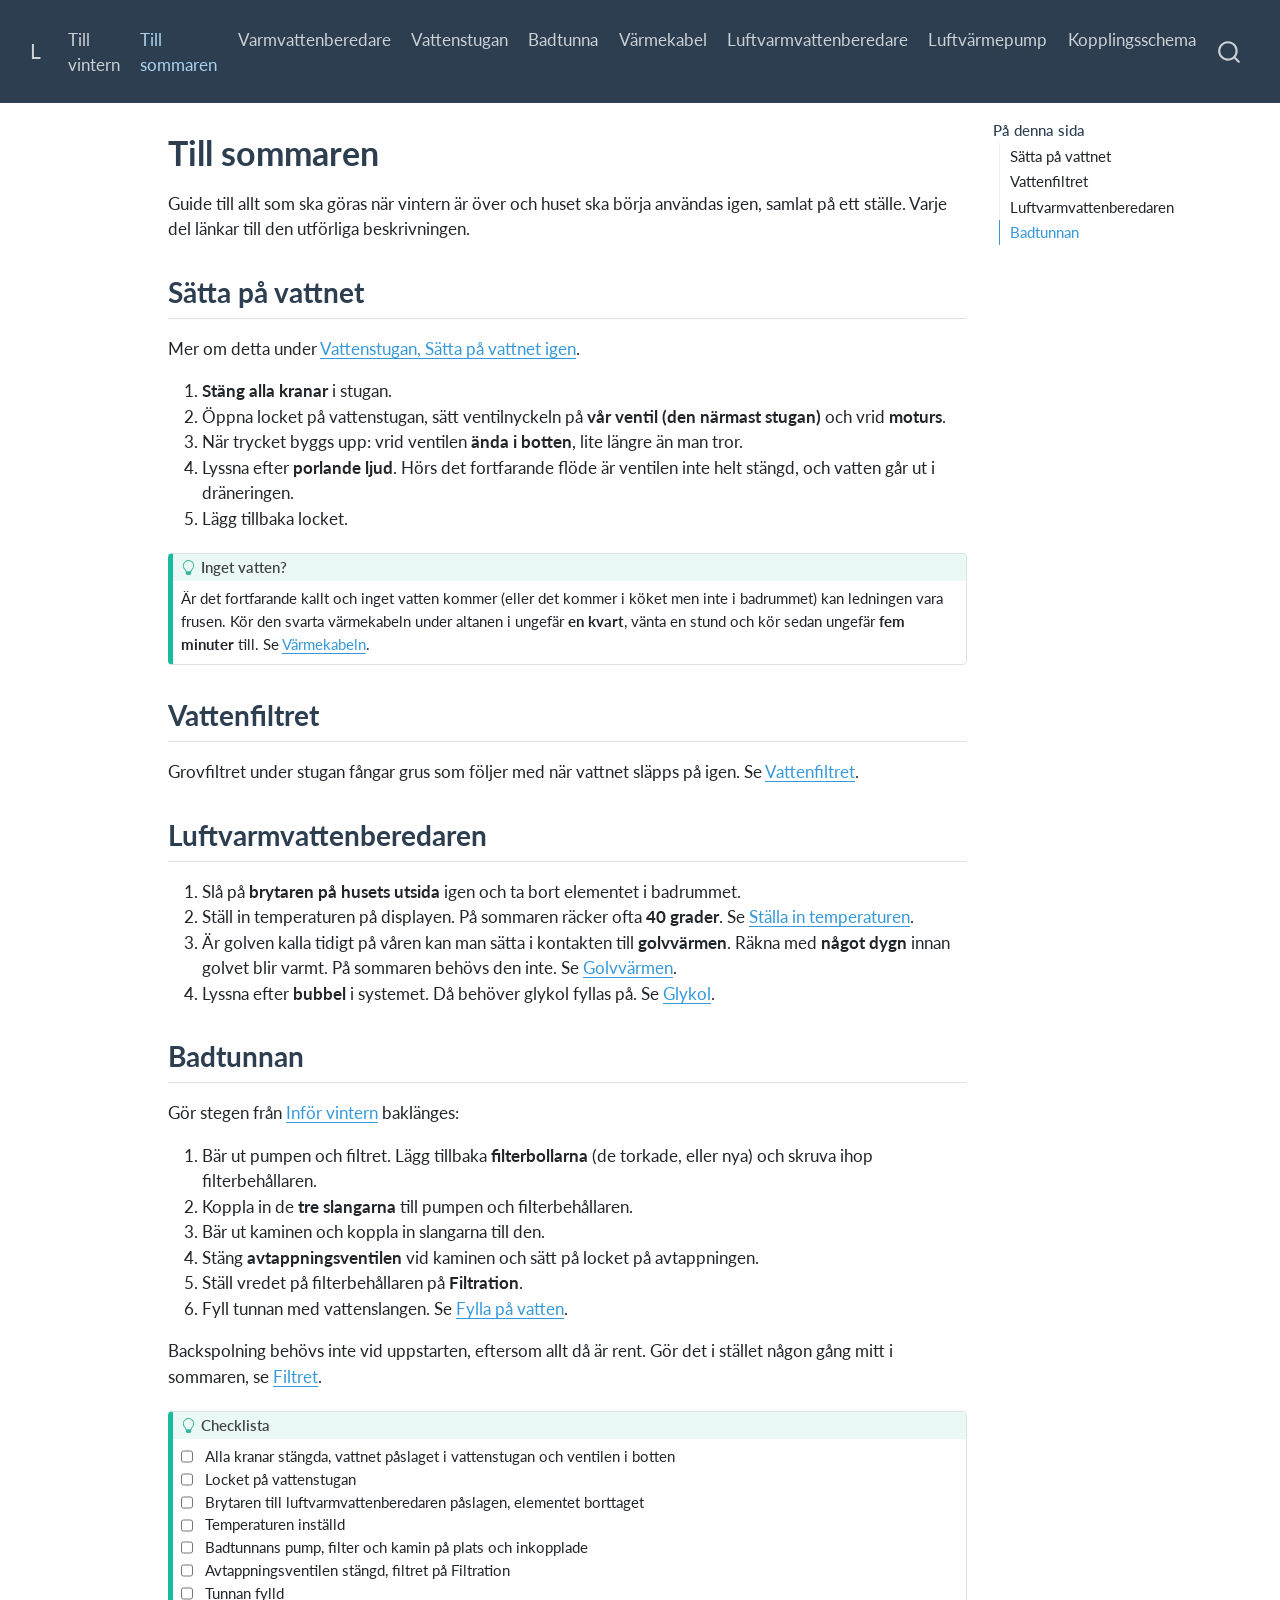
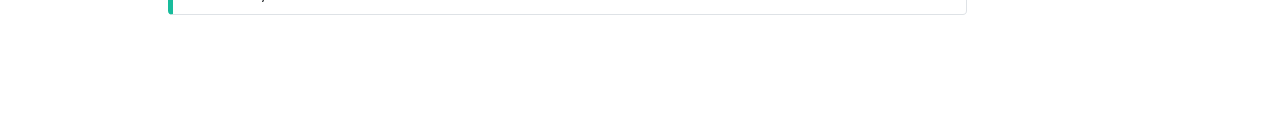
<file: till-sommaren.html>
<!DOCTYPE html>
<html xmlns="http://www.w3.org/1999/xhtml" lang="sv" xml:lang="sv"><head>

<meta charset="utf-8">
<meta name="generator" content="quarto-1.9.38">

<meta name="viewport" content="width=device-width, initial-scale=1.0, user-scalable=yes">


<title>Till sommaren – Langanget120</title>
<style>
/* Default styles provided by pandoc.
** See https://pandoc.org/MANUAL.html#variables-for-html for config info.
*/
code{white-space: pre-wrap;}
span.smallcaps{font-variant: small-caps;}
div.columns{display: flex; gap: min(4vw, 1.5em);}
div.column{flex: auto; overflow-x: auto;}
div.hanging-indent{margin-left: 1.5em; text-indent: -1.5em;}
ul.task-list{list-style: none;}
ul.task-list li input[type="checkbox"] {
  width: 0.8em;
  margin: 0 0.8em 0.2em -1em; /* quarto-specific, see https://github.com/quarto-dev/quarto-cli/issues/4556 */ 
  vertical-align: middle;
}
</style>


<script src="site_libs/quarto-nav/quarto-nav.js"></script>
<script src="site_libs/quarto-nav/headroom.min.js"></script>
<script src="site_libs/clipboard/clipboard.min.js"></script>
<script src="site_libs/quarto-search/autocomplete.umd.js"></script>
<script src="site_libs/quarto-search/fuse.min.js"></script>
<script src="site_libs/quarto-search/quarto-search.js"></script>
<meta name="quarto:offset" content="./">
<script src="site_libs/quarto-html/quarto.js" type="module"></script>
<script src="site_libs/quarto-html/tabsets/tabsets.js" type="module"></script>
<script src="site_libs/quarto-html/popper.min.js"></script>
<script src="site_libs/quarto-html/tippy.umd.min.js"></script>
<script src="site_libs/quarto-html/anchor.min.js"></script>
<link href="site_libs/quarto-html/tippy.css" rel="stylesheet">
<link href="site_libs/quarto-html/quarto-syntax-highlighting-15634bcf2e68342d4ad2dfa704d543f6.css" rel="stylesheet" class="quarto-color-scheme" id="quarto-text-highlighting-styles">
<link href="site_libs/quarto-html/quarto-syntax-highlighting-dark-0a6b7249c26820e032cb0bd839ff02b1.css" rel="stylesheet" class="quarto-color-scheme quarto-color-alternate" id="quarto-text-highlighting-styles">
<link href="site_libs/quarto-html/quarto-syntax-highlighting-15634bcf2e68342d4ad2dfa704d543f6.css" rel="stylesheet" class="quarto-color-scheme-extra" id="quarto-text-highlighting-styles">
<script src="site_libs/bootstrap/bootstrap.min.js"></script>
<link href="site_libs/bootstrap/bootstrap-icons.css" rel="stylesheet">
<link href="site_libs/bootstrap/bootstrap-17fa43110252fe5d7fbc076cda6e6503.min.css" rel="stylesheet" append-hash="true" class="quarto-color-scheme" id="quarto-bootstrap" data-mode="light">
<link href="site_libs/bootstrap/bootstrap-dark-2f3706f3f720ffabbc97d3e3986e1aea.min.css" rel="stylesheet" append-hash="true" class="quarto-color-scheme quarto-color-alternate" id="quarto-bootstrap" data-mode="light">
<link href="site_libs/bootstrap/bootstrap-17fa43110252fe5d7fbc076cda6e6503.min.css" rel="stylesheet" append-hash="true" class="quarto-color-scheme-extra" id="quarto-bootstrap" data-mode="light">
<script id="quarto-search-options" type="application/json">{
  "location": "navbar",
  "copy-button": false,
  "collapse-after": 3,
  "panel-placement": "end",
  "type": "overlay",
  "limit": 50,
  "keyboard-shortcut": [
    "f",
    "/",
    "s"
  ],
  "show-item-context": false,
  "language": {
    "search-no-results-text": "Inget resultat",
    "search-matching-documents-text": "matchande dokument",
    "search-copy-link-title": "Kopiera länk för att söka",
    "search-hide-matches-text": "Göm ytterligare resultat",
    "search-more-match-text": "annat resultat i detta dokument",
    "search-more-matches-text": "fler resultat i detta dokument",
    "search-clear-button-title": "Rensa",
    "search-text-placeholder": "",
    "search-detached-cancel-button-title": "Avbryt",
    "search-submit-button-title": "Verkställ",
    "search-label": "Sök"
  }
}</script>


<link rel="stylesheet" href="styles.css">
</head>

<body class="nav-fixed quarto-light">

<div id="quarto-search-results"></div>
  <header id="quarto-header" class="headroom fixed-top">
    <nav class="navbar navbar-expand-lg " data-bs-theme="dark">
      <div class="navbar-container container-fluid">
      <div class="navbar-brand-container mx-auto">
    <a class="navbar-brand" href="./index.html">
    <span class="navbar-title">Langanget120</span>
    </a>
  </div>
            <div id="quarto-search" class="" title="Sök"></div>
          <button class="navbar-toggler" type="button" data-bs-toggle="collapse" data-bs-target="#navbarCollapse" aria-controls="navbarCollapse" role="menu" aria-expanded="false" aria-label="Skifta navigering" onclick="if (window.quartoToggleHeadroom) { window.quartoToggleHeadroom(); }">
  <span class="navbar-toggler-icon"></span>
</button>
          <div class="collapse navbar-collapse" id="navbarCollapse">
            <ul class="navbar-nav navbar-nav-scroll me-auto">
  <li class="nav-item">
    <a class="nav-link" href="./till-vintern.html"> 
<span class="menu-text">Till vintern</span></a>
  </li>  
  <li class="nav-item">
    <a class="nav-link active" href="./till-sommaren.html" aria-current="page"> 
<span class="menu-text">Till sommaren</span></a>
  </li>  
  <li class="nav-item">
    <a class="nav-link" href="./varmvattenberedare.html"> 
<span class="menu-text">Varmvattenberedare</span></a>
  </li>  
  <li class="nav-item">
    <a class="nav-link" href="./vattenstugan.html"> 
<span class="menu-text">Vattenstugan</span></a>
  </li>  
  <li class="nav-item">
    <a class="nav-link" href="./badtunna.html"> 
<span class="menu-text">Badtunna</span></a>
  </li>  
  <li class="nav-item">
    <a class="nav-link" href="./värmekabel.html"> 
<span class="menu-text">Värmekabel</span></a>
  </li>  
  <li class="nav-item">
    <a class="nav-link" href="./luftvarmvattenberedare.html"> 
<span class="menu-text">Luftvarmvattenberedare</span></a>
  </li>  
  <li class="nav-item">
    <a class="nav-link" href="./luftvarmepump.html"> 
<span class="menu-text">Luftvärmepump</span></a>
  </li>  
  <li class="nav-item">
    <a class="nav-link" href="./kopplingsschema.html"> 
<span class="menu-text">Kopplingsschema</span></a>
  </li>  
</ul>
          </div> <!-- /navcollapse -->
            <div class="quarto-navbar-tools">
</div>
      </div> <!-- /container-fluid -->
    </nav>
</header>
<!-- content -->
<div id="quarto-content" class="quarto-container page-columns page-rows-contents page-layout-article page-navbar">
<!-- sidebar -->
<!-- margin-sidebar -->
    <div id="quarto-margin-sidebar" class="sidebar margin-sidebar">
        <nav id="TOC" role="doc-toc" class="toc-active">
    <h2 id="toc-title">På denna sida</h2>
   
  <ul>
  <li><a href="#sätta-på-vattnet" id="toc-sätta-på-vattnet" class="nav-link active" data-scroll-target="#sätta-på-vattnet">Sätta på vattnet</a></li>
  <li><a href="#vattenfiltret" id="toc-vattenfiltret" class="nav-link" data-scroll-target="#vattenfiltret">Vattenfiltret</a></li>
  <li><a href="#luftvarmvattenberedaren" id="toc-luftvarmvattenberedaren" class="nav-link" data-scroll-target="#luftvarmvattenberedaren">Luftvarmvattenberedaren</a></li>
  <li><a href="#badtunnan" id="toc-badtunnan" class="nav-link" data-scroll-target="#badtunnan">Badtunnan</a></li>
  </ul>
</nav>
    </div>
<!-- main -->
<main class="content" id="quarto-document-content">

<header id="title-block-header" class="quarto-title-block default">
<div class="quarto-title">
<h1 class="title">Till sommaren</h1>
</div>



<div class="quarto-title-meta">

    
  
    
  </div>
  


</header>


<p>Guide till allt som ska göras när vintern är över och huset ska börja användas igen, samlat på ett ställe. Varje del länkar till den utförliga beskrivningen.</p>
<section id="sätta-på-vattnet" class="level2">
<h2 class="anchored" data-anchor-id="sätta-på-vattnet">Sätta på vattnet</h2>
<p>Mer om detta under <a href="./vattenstugan.html#satta-pa">Vattenstugan, Sätta på vattnet igen</a>.</p>
<ol type="1">
<li><strong>Stäng alla kranar</strong> i stugan.</li>
<li>Öppna locket på vattenstugan, sätt ventilnyckeln på <strong>vår ventil (den närmast stugan)</strong> och vrid <strong>moturs</strong>.</li>
<li>När trycket byggs upp: vrid ventilen <strong>ända i botten</strong>, lite längre än man tror.</li>
<li>Lyssna efter <strong>porlande ljud</strong>. Hörs det fortfarande flöde är ventilen inte helt stängd, och vatten går ut i dräneringen.</li>
<li>Lägg tillbaka locket.</li>
</ol>
<div class="callout callout-style-default callout-tip callout-titled">
<div class="callout-header d-flex align-content-center">
<div class="callout-icon-container">
<i class="callout-icon"></i>
</div>
<div class="callout-title-container flex-fill">
<span class="screen-reader-only">Tips</span>Inget vatten?
</div>
</div>
<div class="callout-body-container callout-body">
<p>Är det fortfarande kallt och inget vatten kommer (eller det kommer i köket men inte i badrummet) kan ledningen vara frusen. Kör den svarta värmekabeln under altanen i ungefär <strong>en kvart</strong>, vänta en stund och kör sedan ungefär <strong>fem minuter</strong> till. Se <a href="./värmekabel.html#tina">Värmekabeln</a>.</p>
</div>
</div>
</section>
<section id="vattenfiltret" class="level2">
<h2 class="anchored" data-anchor-id="vattenfiltret">Vattenfiltret</h2>
<p>Grovfiltret under stugan fångar grus som följer med när vattnet släpps på igen. Se <a href="./varmvattenberedare.html#vattenfilter">Vattenfiltret</a>.</p>
</section>
<section id="luftvarmvattenberedaren" class="level2">
<h2 class="anchored" data-anchor-id="luftvarmvattenberedaren">Luftvarmvattenberedaren</h2>
<ol type="1">
<li>Slå på <strong>brytaren på husets utsida</strong> igen och ta bort elementet i badrummet.</li>
<li>Ställ in temperaturen på displayen. På sommaren räcker ofta <strong>40 grader</strong>. Se <a href="./luftvarmvattenberedare.html#temperatur">Ställa in temperaturen</a>.</li>
<li>Är golven kalla tidigt på våren kan man sätta i kontakten till <strong>golvvärmen</strong>. Räkna med <strong>något dygn</strong> innan golvet blir varmt. På sommaren behövs den inte. Se <a href="./luftvarmvattenberedare.html#golvvarme">Golvvärmen</a>.</li>
<li>Lyssna efter <strong>bubbel</strong> i systemet. Då behöver glykol fyllas på. Se <a href="./luftvarmvattenberedare.html#glykol">Glykol</a>.</li>
</ol>
</section>
<section id="badtunnan" class="level2">
<h2 class="anchored" data-anchor-id="badtunnan">Badtunnan</h2>
<p>Gör stegen från <a href="./badtunna.html#badtunna-vinter">Inför vintern</a> baklänges:</p>
<ol type="1">
<li>Bär ut pumpen och filtret. Lägg tillbaka <strong>filterbollarna</strong> (de torkade, eller nya) och skruva ihop filterbehållaren.</li>
<li>Koppla in de <strong>tre slangarna</strong> till pumpen och filterbehållaren.</li>
<li>Bär ut kaminen och koppla in slangarna till den.</li>
<li>Stäng <strong>avtappningsventilen</strong> vid kaminen och sätt på locket på avtappningen.</li>
<li>Ställ vredet på filterbehållaren på <strong>Filtration</strong>.</li>
<li>Fyll tunnan med vattenslangen. Se <a href="./badtunna.html#badtunna-fylla">Fylla på vatten</a>.</li>
</ol>
<p>Backspolning behövs inte vid uppstarten, eftersom allt då är rent. Gör det i stället någon gång mitt i sommaren, se <a href="./badtunna.html#badtunna-filter">Filtret</a>.</p>
<div class="callout callout-style-default callout-tip callout-titled">
<div class="callout-header d-flex align-content-center">
<div class="callout-icon-container">
<i class="callout-icon"></i>
</div>
<div class="callout-title-container flex-fill">
<span class="screen-reader-only">Tips</span>Checklista
</div>
</div>
<div class="callout-body-container callout-body">
<ul class="task-list">
<li><label><input type="checkbox">Alla kranar stängda, vattnet påslaget i vattenstugan och ventilen i botten</label></li>
<li><label><input type="checkbox">Locket på vattenstugan</label></li>
<li><label><input type="checkbox">Brytaren till luftvarmvattenberedaren påslagen, elementet borttaget</label></li>
<li><label><input type="checkbox">Temperaturen inställd</label></li>
<li><label><input type="checkbox">Badtunnans pump, filter och kamin på plats och inkopplade</label></li>
<li><label><input type="checkbox">Avtappningsventilen stängd, filtret på Filtration</label></li>
<li><label><input type="checkbox">Tunnan fylld</label></li>
</ul>
</div>
</div>


</section>

</main> <!-- /main -->
<script id="quarto-html-after-body" type="application/javascript">
  window.document.addEventListener("DOMContentLoaded", function (event) {
    const icon = "";
    const anchorJS = new window.AnchorJS();
    anchorJS.options = {
      placement: 'right',
      icon: icon
    };
    anchorJS.add('.anchored');
    const isCodeAnnotation = (el) => {
      for (const clz of el.classList) {
        if (clz.startsWith('code-annotation-')) {                     
          return true;
        }
      }
      return false;
    }
    const onCopySuccess = function(e) {
      // button target
      const button = e.trigger;
      // don't keep focus
      button.blur();
      // flash "checked"
      button.classList.add('code-copy-button-checked');
      var currentTitle = button.getAttribute("title");
      button.setAttribute("title", "Kopierat!");
      let tooltip;
      if (window.bootstrap) {
        button.setAttribute("data-bs-toggle", "tooltip");
        button.setAttribute("data-bs-placement", "left");
        button.setAttribute("data-bs-title", "Kopierat!");
        tooltip = new bootstrap.Tooltip(button, 
          { trigger: "manual", 
            customClass: "code-copy-button-tooltip",
            offset: [0, -8]});
        tooltip.show();    
      }
      setTimeout(function() {
        if (tooltip) {
          tooltip.hide();
          button.removeAttribute("data-bs-title");
          button.removeAttribute("data-bs-toggle");
          button.removeAttribute("data-bs-placement");
        }
        button.setAttribute("title", currentTitle);
        button.classList.remove('code-copy-button-checked');
      }, 1000);
      // clear code selection
      e.clearSelection();
    }
    const getTextToCopy = function(trigger) {
      const outerScaffold = trigger.parentElement.cloneNode(true);
      const codeEl = outerScaffold.querySelector('code');
      for (const childEl of codeEl.children) {
        if (isCodeAnnotation(childEl)) {
          childEl.remove();
        }
      }
      return codeEl.innerText;
    }
    const clipboard = new window.ClipboardJS('.code-copy-button:not([data-in-quarto-modal])', {
      text: getTextToCopy
    });
    clipboard.on('success', onCopySuccess);
    if (window.document.getElementById('quarto-embedded-source-code-modal')) {
      const clipboardModal = new window.ClipboardJS('.code-copy-button[data-in-quarto-modal]', {
        text: getTextToCopy,
        container: window.document.getElementById('quarto-embedded-source-code-modal')
      });
      clipboardModal.on('success', onCopySuccess);
    }
      var localhostRegex = new RegExp(/^(?:http|https):\/\/localhost\:?[0-9]*\//);
      var mailtoRegex = new RegExp(/^mailto:/);
        var filterRegex = new RegExp("https:\/\/Sebastian-D\.github\.io\/langanget120\/");
      var isInternal = (href) => {
          return filterRegex.test(href) || localhostRegex.test(href) || mailtoRegex.test(href);
      }
      // Inspect non-navigation links and adorn them if external
     var links = window.document.querySelectorAll('a[href]:not(.nav-link):not(.navbar-brand):not(.toc-action):not(.sidebar-link):not(.sidebar-item-toggle):not(.pagination-link):not(.no-external):not([aria-hidden]):not(.dropdown-item):not(.quarto-navigation-tool):not(.about-link)');
      for (var i=0; i<links.length; i++) {
        const link = links[i];
        if (!isInternal(link.href)) {
          // undo the damage that might have been done by quarto-nav.js in the case of
          // links that we want to consider external
          if (link.dataset.originalHref !== undefined) {
            link.href = link.dataset.originalHref;
          }
        }
      }
    function tippyHover(el, contentFn, onTriggerFn, onUntriggerFn) {
      const config = {
        allowHTML: true,
        maxWidth: 500,
        delay: 100,
        arrow: false,
        appendTo: function(el) {
            return el.parentElement;
        },
        interactive: true,
        interactiveBorder: 10,
        theme: 'quarto',
        placement: 'bottom-start',
      };
      if (contentFn) {
        config.content = contentFn;
      }
      if (onTriggerFn) {
        config.onTrigger = onTriggerFn;
      }
      if (onUntriggerFn) {
        config.onUntrigger = onUntriggerFn;
      }
      window.tippy(el, config); 
    }
    const noterefs = window.document.querySelectorAll('a[role="doc-noteref"]');
    for (var i=0; i<noterefs.length; i++) {
      const ref = noterefs[i];
      tippyHover(ref, function() {
        // use id or data attribute instead here
        let href = ref.getAttribute('data-footnote-href') || ref.getAttribute('href');
        try { href = new URL(href).hash; } catch {}
        const id = href.replace(/^#\/?/, "");
        const note = window.document.getElementById(id);
        if (note) {
          return note.innerHTML;
        } else {
          return "";
        }
      });
    }
    const xrefs = window.document.querySelectorAll('a.quarto-xref');
    const processXRef = (id, note) => {
      // Strip column container classes
      const stripColumnClz = (el) => {
        el.classList.remove("page-full", "page-columns");
        if (el.children) {
          for (const child of el.children) {
            stripColumnClz(child);
          }
        }
      }
      stripColumnClz(note)
      if (id === null || id.startsWith('sec-')) {
        // Special case sections, only their first couple elements
        const container = document.createElement("div");
        if (note.children && note.children.length > 2) {
          container.appendChild(note.children[0].cloneNode(true));
          for (let i = 1; i < note.children.length; i++) {
            const child = note.children[i];
            if (child.tagName === "P" && child.innerText === "") {
              continue;
            } else {
              container.appendChild(child.cloneNode(true));
              break;
            }
          }
          if (window.Quarto?.typesetMath) {
            window.Quarto.typesetMath(container);
          }
          return container.innerHTML
        } else {
          if (window.Quarto?.typesetMath) {
            window.Quarto.typesetMath(note);
          }
          return note.innerHTML;
        }
      } else {
        // Remove any anchor links if they are present
        const anchorLink = note.querySelector('a.anchorjs-link');
        if (anchorLink) {
          anchorLink.remove();
        }
        if (window.Quarto?.typesetMath) {
          window.Quarto.typesetMath(note);
        }
        if (note.classList.contains("callout")) {
          return note.outerHTML;
        } else {
          return note.innerHTML;
        }
      }
    }
    for (var i=0; i<xrefs.length; i++) {
      const xref = xrefs[i];
      tippyHover(xref, undefined, function(instance) {
        instance.disable();
        let url = xref.getAttribute('href');
        let hash = undefined; 
        if (url.startsWith('#')) {
          hash = url;
        } else {
          try { hash = new URL(url).hash; } catch {}
        }
        if (hash) {
          const id = hash.replace(/^#\/?/, "");
          const note = window.document.getElementById(id);
          if (note !== null) {
            try {
              const html = processXRef(id, note.cloneNode(true));
              instance.setContent(html);
            } finally {
              instance.enable();
              instance.show();
            }
          } else {
            // See if we can fetch this
            fetch(url.split('#')[0])
            .then(res => res.text())
            .then(html => {
              const parser = new DOMParser();
              const htmlDoc = parser.parseFromString(html, "text/html");
              const note = htmlDoc.getElementById(id);
              if (note !== null) {
                const html = processXRef(id, note);
                instance.setContent(html);
              } 
            }).finally(() => {
              instance.enable();
              instance.show();
            });
          }
        } else {
          // See if we can fetch a full url (with no hash to target)
          // This is a special case and we should probably do some content thinning / targeting
          fetch(url)
          .then(res => res.text())
          .then(html => {
            const parser = new DOMParser();
            const htmlDoc = parser.parseFromString(html, "text/html");
            const note = htmlDoc.querySelector('main.content');
            if (note !== null) {
              // This should only happen for chapter cross references
              // (since there is no id in the URL)
              // remove the first header
              if (note.children.length > 0 && note.children[0].tagName === "HEADER") {
                note.children[0].remove();
              }
              const html = processXRef(null, note);
              instance.setContent(html);
            } 
          }).finally(() => {
            instance.enable();
            instance.show();
          });
        }
      }, function(instance) {
      });
    }
        let selectedAnnoteEl;
        const selectorForAnnotation = ( cell, annotation) => {
          let cellAttr = 'data-code-cell="' + cell + '"';
          let lineAttr = 'data-code-annotation="' +  annotation + '"';
          const selector = 'span[' + cellAttr + '][' + lineAttr + ']';
          return selector;
        }
        const selectCodeLines = (annoteEl) => {
          const doc = window.document;
          const targetCell = annoteEl.getAttribute("data-target-cell");
          const targetAnnotation = annoteEl.getAttribute("data-target-annotation");
          const annoteSpan = window.document.querySelector(selectorForAnnotation(targetCell, targetAnnotation));
          const lines = annoteSpan.getAttribute("data-code-lines").split(",");
          const lineIds = lines.map((line) => {
            return targetCell + "-" + line;
          })
          let top = null;
          let height = null;
          let parent = null;
          if (lineIds.length > 0) {
              //compute the position of the single el (top and bottom and make a div)
              const el = window.document.getElementById(lineIds[0]);
              top = el.offsetTop;
              height = el.offsetHeight;
              parent = el.parentElement.parentElement;
            if (lineIds.length > 1) {
              const lastEl = window.document.getElementById(lineIds[lineIds.length - 1]);
              const bottom = lastEl.offsetTop + lastEl.offsetHeight;
              height = bottom - top;
            }
            if (top !== null && height !== null && parent !== null) {
              // cook up a div (if necessary) and position it 
              let div = window.document.getElementById("code-annotation-line-highlight");
              if (div === null) {
                div = window.document.createElement("div");
                div.setAttribute("id", "code-annotation-line-highlight");
                div.style.position = 'absolute';
                parent.appendChild(div);
              }
              div.style.top = top - 2 + "px";
              div.style.height = height + 4 + "px";
              div.style.left = 0;
              let gutterDiv = window.document.getElementById("code-annotation-line-highlight-gutter");
              if (gutterDiv === null) {
                gutterDiv = window.document.createElement("div");
                gutterDiv.setAttribute("id", "code-annotation-line-highlight-gutter");
                gutterDiv.style.position = 'absolute';
                const codeCell = window.document.getElementById(targetCell);
                const gutter = codeCell.querySelector('.code-annotation-gutter');
                gutter.appendChild(gutterDiv);
              }
              gutterDiv.style.top = top - 2 + "px";
              gutterDiv.style.height = height + 4 + "px";
            }
            selectedAnnoteEl = annoteEl;
          }
        };
        const unselectCodeLines = () => {
          const elementsIds = ["code-annotation-line-highlight", "code-annotation-line-highlight-gutter"];
          elementsIds.forEach((elId) => {
            const div = window.document.getElementById(elId);
            if (div) {
              div.remove();
            }
          });
          selectedAnnoteEl = undefined;
        };
          // Handle positioning of the toggle
      window.addEventListener(
        "resize",
        throttle(() => {
          elRect = undefined;
          if (selectedAnnoteEl) {
            selectCodeLines(selectedAnnoteEl);
          }
        }, 10)
      );
      function throttle(fn, ms) {
      let throttle = false;
      let timer;
        return (...args) => {
          if(!throttle) { // first call gets through
              fn.apply(this, args);
              throttle = true;
          } else { // all the others get throttled
              if(timer) clearTimeout(timer); // cancel #2
              timer = setTimeout(() => {
                fn.apply(this, args);
                timer = throttle = false;
              }, ms);
          }
        };
      }
        // Attach click handler to the DT
        const annoteDls = window.document.querySelectorAll('dt[data-target-cell]');
        for (const annoteDlNode of annoteDls) {
          annoteDlNode.addEventListener('click', (event) => {
            const clickedEl = event.target;
            if (clickedEl !== selectedAnnoteEl) {
              unselectCodeLines();
              const activeEl = window.document.querySelector('dt[data-target-cell].code-annotation-active');
              if (activeEl) {
                activeEl.classList.remove('code-annotation-active');
              }
              selectCodeLines(clickedEl);
              clickedEl.classList.add('code-annotation-active');
            } else {
              // Unselect the line
              unselectCodeLines();
              clickedEl.classList.remove('code-annotation-active');
            }
          });
        }
    const findCites = (el) => {
      const parentEl = el.parentElement;
      if (parentEl) {
        const cites = parentEl.dataset.cites;
        if (cites) {
          return {
            el,
            cites: cites.split(' ')
          };
        } else {
          return findCites(el.parentElement)
        }
      } else {
        return undefined;
      }
    };
    var bibliorefs = window.document.querySelectorAll('a[role="doc-biblioref"]');
    for (var i=0; i<bibliorefs.length; i++) {
      const ref = bibliorefs[i];
      const citeInfo = findCites(ref);
      if (citeInfo) {
        tippyHover(citeInfo.el, function() {
          var popup = window.document.createElement('div');
          citeInfo.cites.forEach(function(cite) {
            var citeDiv = window.document.createElement('div');
            citeDiv.classList.add('hanging-indent');
            citeDiv.classList.add('csl-entry');
            var biblioDiv = window.document.getElementById('ref-' + cite);
            if (biblioDiv) {
              citeDiv.innerHTML = biblioDiv.innerHTML;
            }
            popup.appendChild(citeDiv);
          });
          return popup.innerHTML;
        });
      }
    }
  });
  </script>
</div> <!-- /content -->




</body></html>
</file>
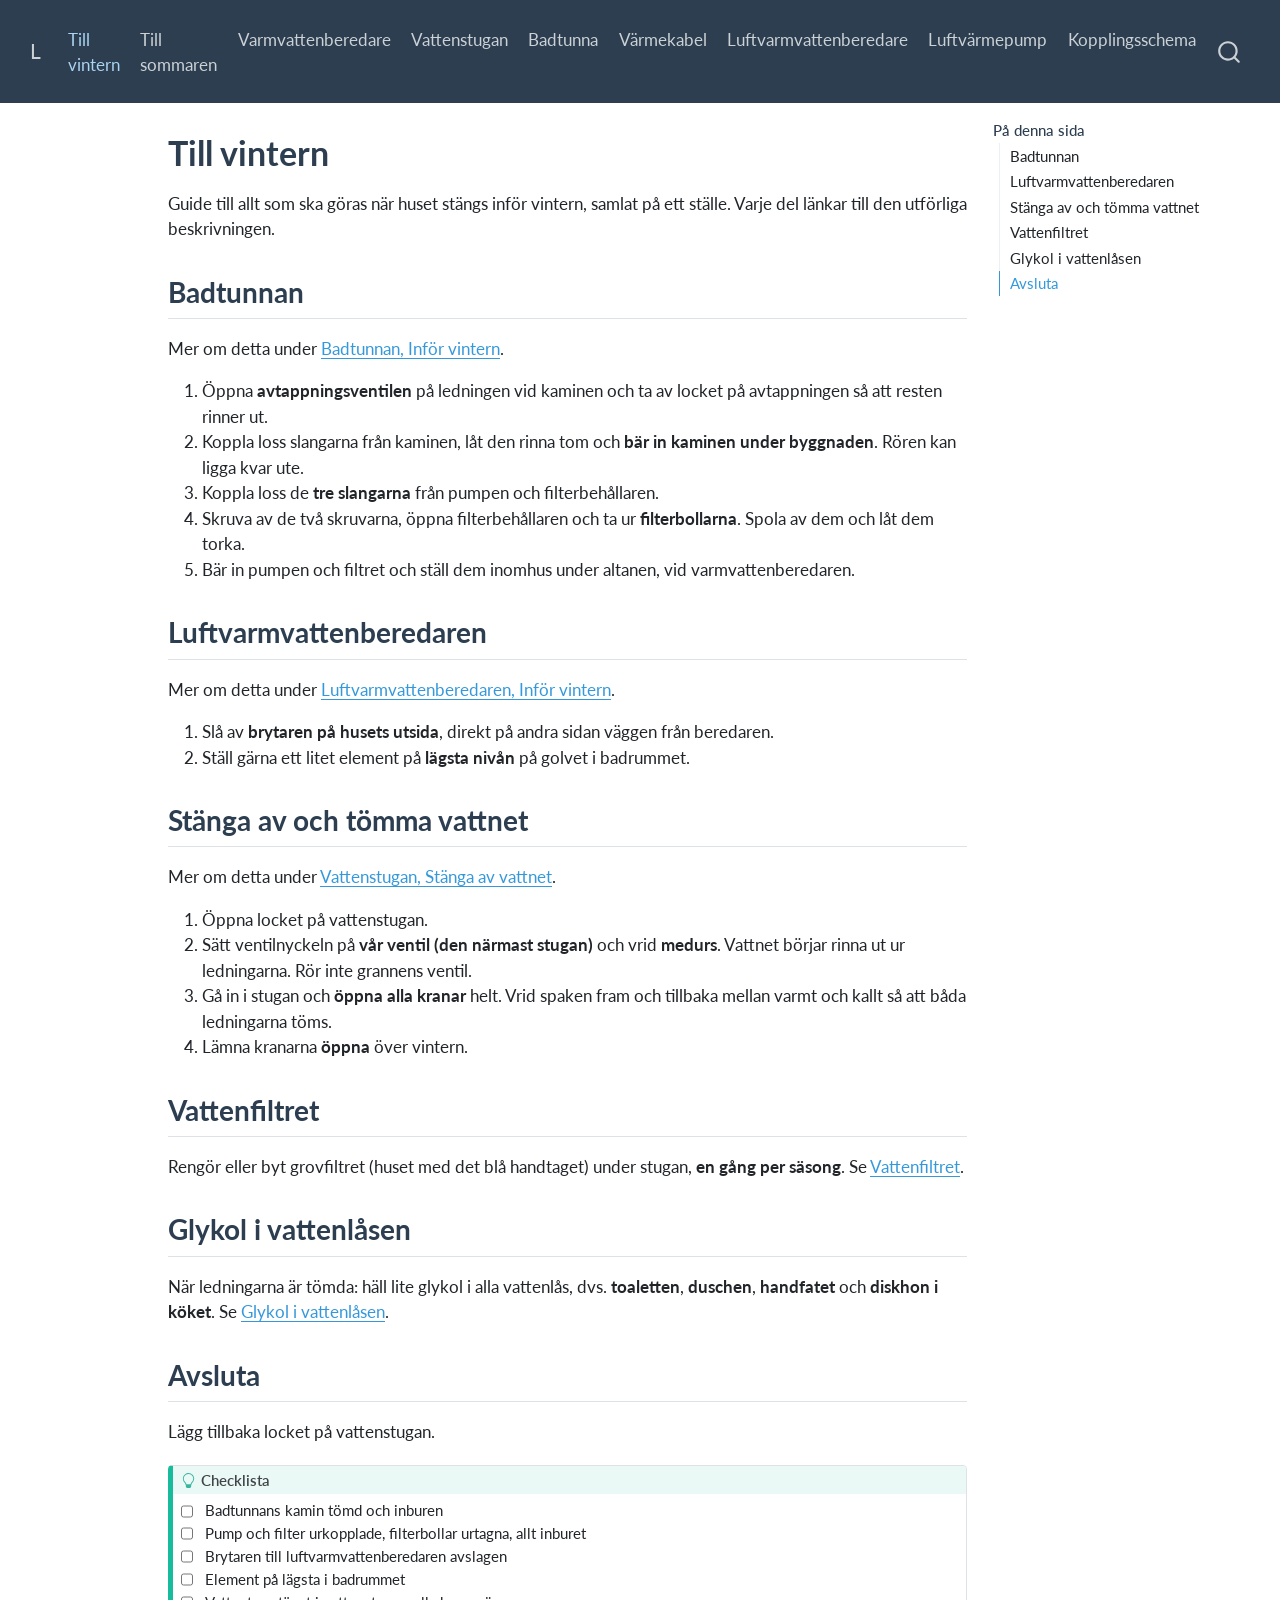
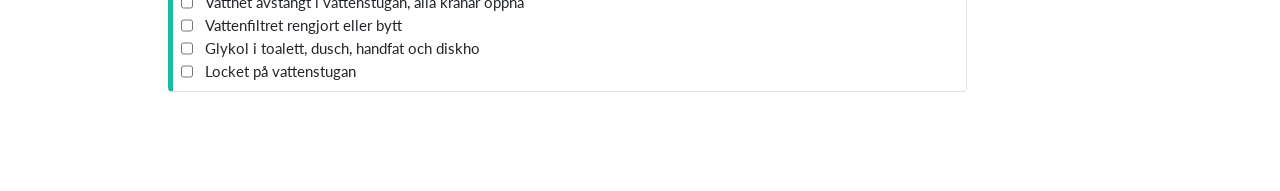
<file: till-vintern.html>
<!DOCTYPE html>
<html xmlns="http://www.w3.org/1999/xhtml" lang="sv" xml:lang="sv"><head>

<meta charset="utf-8">
<meta name="generator" content="quarto-1.9.38">

<meta name="viewport" content="width=device-width, initial-scale=1.0, user-scalable=yes">


<title>Till vintern – Langanget120</title>
<style>
/* Default styles provided by pandoc.
** See https://pandoc.org/MANUAL.html#variables-for-html for config info.
*/
code{white-space: pre-wrap;}
span.smallcaps{font-variant: small-caps;}
div.columns{display: flex; gap: min(4vw, 1.5em);}
div.column{flex: auto; overflow-x: auto;}
div.hanging-indent{margin-left: 1.5em; text-indent: -1.5em;}
ul.task-list{list-style: none;}
ul.task-list li input[type="checkbox"] {
  width: 0.8em;
  margin: 0 0.8em 0.2em -1em; /* quarto-specific, see https://github.com/quarto-dev/quarto-cli/issues/4556 */ 
  vertical-align: middle;
}
</style>


<script src="site_libs/quarto-nav/quarto-nav.js"></script>
<script src="site_libs/quarto-nav/headroom.min.js"></script>
<script src="site_libs/clipboard/clipboard.min.js"></script>
<script src="site_libs/quarto-search/autocomplete.umd.js"></script>
<script src="site_libs/quarto-search/fuse.min.js"></script>
<script src="site_libs/quarto-search/quarto-search.js"></script>
<meta name="quarto:offset" content="./">
<script src="site_libs/quarto-html/quarto.js" type="module"></script>
<script src="site_libs/quarto-html/tabsets/tabsets.js" type="module"></script>
<script src="site_libs/quarto-html/popper.min.js"></script>
<script src="site_libs/quarto-html/tippy.umd.min.js"></script>
<script src="site_libs/quarto-html/anchor.min.js"></script>
<link href="site_libs/quarto-html/tippy.css" rel="stylesheet">
<link href="site_libs/quarto-html/quarto-syntax-highlighting-15634bcf2e68342d4ad2dfa704d543f6.css" rel="stylesheet" class="quarto-color-scheme" id="quarto-text-highlighting-styles">
<link href="site_libs/quarto-html/quarto-syntax-highlighting-dark-0a6b7249c26820e032cb0bd839ff02b1.css" rel="stylesheet" class="quarto-color-scheme quarto-color-alternate" id="quarto-text-highlighting-styles">
<link href="site_libs/quarto-html/quarto-syntax-highlighting-15634bcf2e68342d4ad2dfa704d543f6.css" rel="stylesheet" class="quarto-color-scheme-extra" id="quarto-text-highlighting-styles">
<script src="site_libs/bootstrap/bootstrap.min.js"></script>
<link href="site_libs/bootstrap/bootstrap-icons.css" rel="stylesheet">
<link href="site_libs/bootstrap/bootstrap-17fa43110252fe5d7fbc076cda6e6503.min.css" rel="stylesheet" append-hash="true" class="quarto-color-scheme" id="quarto-bootstrap" data-mode="light">
<link href="site_libs/bootstrap/bootstrap-dark-2f3706f3f720ffabbc97d3e3986e1aea.min.css" rel="stylesheet" append-hash="true" class="quarto-color-scheme quarto-color-alternate" id="quarto-bootstrap" data-mode="light">
<link href="site_libs/bootstrap/bootstrap-17fa43110252fe5d7fbc076cda6e6503.min.css" rel="stylesheet" append-hash="true" class="quarto-color-scheme-extra" id="quarto-bootstrap" data-mode="light">
<script id="quarto-search-options" type="application/json">{
  "location": "navbar",
  "copy-button": false,
  "collapse-after": 3,
  "panel-placement": "end",
  "type": "overlay",
  "limit": 50,
  "keyboard-shortcut": [
    "f",
    "/",
    "s"
  ],
  "show-item-context": false,
  "language": {
    "search-no-results-text": "Inget resultat",
    "search-matching-documents-text": "matchande dokument",
    "search-copy-link-title": "Kopiera länk för att söka",
    "search-hide-matches-text": "Göm ytterligare resultat",
    "search-more-match-text": "annat resultat i detta dokument",
    "search-more-matches-text": "fler resultat i detta dokument",
    "search-clear-button-title": "Rensa",
    "search-text-placeholder": "",
    "search-detached-cancel-button-title": "Avbryt",
    "search-submit-button-title": "Verkställ",
    "search-label": "Sök"
  }
}</script>


<link rel="stylesheet" href="styles.css">
</head>

<body class="nav-fixed quarto-light">

<div id="quarto-search-results"></div>
  <header id="quarto-header" class="headroom fixed-top">
    <nav class="navbar navbar-expand-lg " data-bs-theme="dark">
      <div class="navbar-container container-fluid">
      <div class="navbar-brand-container mx-auto">
    <a class="navbar-brand" href="./index.html">
    <span class="navbar-title">Langanget120</span>
    </a>
  </div>
            <div id="quarto-search" class="" title="Sök"></div>
          <button class="navbar-toggler" type="button" data-bs-toggle="collapse" data-bs-target="#navbarCollapse" aria-controls="navbarCollapse" role="menu" aria-expanded="false" aria-label="Skifta navigering" onclick="if (window.quartoToggleHeadroom) { window.quartoToggleHeadroom(); }">
  <span class="navbar-toggler-icon"></span>
</button>
          <div class="collapse navbar-collapse" id="navbarCollapse">
            <ul class="navbar-nav navbar-nav-scroll me-auto">
  <li class="nav-item">
    <a class="nav-link active" href="./till-vintern.html" aria-current="page"> 
<span class="menu-text">Till vintern</span></a>
  </li>  
  <li class="nav-item">
    <a class="nav-link" href="./till-sommaren.html"> 
<span class="menu-text">Till sommaren</span></a>
  </li>  
  <li class="nav-item">
    <a class="nav-link" href="./varmvattenberedare.html"> 
<span class="menu-text">Varmvattenberedare</span></a>
  </li>  
  <li class="nav-item">
    <a class="nav-link" href="./vattenstugan.html"> 
<span class="menu-text">Vattenstugan</span></a>
  </li>  
  <li class="nav-item">
    <a class="nav-link" href="./badtunna.html"> 
<span class="menu-text">Badtunna</span></a>
  </li>  
  <li class="nav-item">
    <a class="nav-link" href="./värmekabel.html"> 
<span class="menu-text">Värmekabel</span></a>
  </li>  
  <li class="nav-item">
    <a class="nav-link" href="./luftvarmvattenberedare.html"> 
<span class="menu-text">Luftvarmvattenberedare</span></a>
  </li>  
  <li class="nav-item">
    <a class="nav-link" href="./luftvarmepump.html"> 
<span class="menu-text">Luftvärmepump</span></a>
  </li>  
  <li class="nav-item">
    <a class="nav-link" href="./kopplingsschema.html"> 
<span class="menu-text">Kopplingsschema</span></a>
  </li>  
</ul>
          </div> <!-- /navcollapse -->
            <div class="quarto-navbar-tools">
</div>
      </div> <!-- /container-fluid -->
    </nav>
</header>
<!-- content -->
<div id="quarto-content" class="quarto-container page-columns page-rows-contents page-layout-article page-navbar">
<!-- sidebar -->
<!-- margin-sidebar -->
    <div id="quarto-margin-sidebar" class="sidebar margin-sidebar">
        <nav id="TOC" role="doc-toc" class="toc-active">
    <h2 id="toc-title">På denna sida</h2>
   
  <ul>
  <li><a href="#badtunnan" id="toc-badtunnan" class="nav-link active" data-scroll-target="#badtunnan">Badtunnan</a></li>
  <li><a href="#luftvarmvattenberedaren" id="toc-luftvarmvattenberedaren" class="nav-link" data-scroll-target="#luftvarmvattenberedaren">Luftvarmvattenberedaren</a></li>
  <li><a href="#stänga-av-och-tömma-vattnet" id="toc-stänga-av-och-tömma-vattnet" class="nav-link" data-scroll-target="#stänga-av-och-tömma-vattnet">Stänga av och tömma vattnet</a></li>
  <li><a href="#vattenfiltret" id="toc-vattenfiltret" class="nav-link" data-scroll-target="#vattenfiltret">Vattenfiltret</a></li>
  <li><a href="#glykol-i-vattenlåsen" id="toc-glykol-i-vattenlåsen" class="nav-link" data-scroll-target="#glykol-i-vattenlåsen">Glykol i vattenlåsen</a></li>
  <li><a href="#avsluta" id="toc-avsluta" class="nav-link" data-scroll-target="#avsluta">Avsluta</a></li>
  </ul>
</nav>
    </div>
<!-- main -->
<main class="content" id="quarto-document-content">

<header id="title-block-header" class="quarto-title-block default">
<div class="quarto-title">
<h1 class="title">Till vintern</h1>
</div>



<div class="quarto-title-meta">

    
  
    
  </div>
  


</header>


<p>Guide till allt som ska göras när huset stängs inför vintern, samlat på ett ställe. Varje del länkar till den utförliga beskrivningen.</p>
<section id="badtunnan" class="level2">
<h2 class="anchored" data-anchor-id="badtunnan">Badtunnan</h2>
<p>Mer om detta under <a href="./badtunna.html#badtunna-vinter">Badtunnan, Inför vintern</a>.</p>
<ol type="1">
<li>Öppna <strong>avtappningsventilen</strong> på ledningen vid kaminen och ta av locket på avtappningen så att resten rinner ut.</li>
<li>Koppla loss slangarna från kaminen, låt den rinna tom och <strong>bär in kaminen under byggnaden</strong>. Rören kan ligga kvar ute.</li>
<li>Koppla loss de <strong>tre slangarna</strong> från pumpen och filterbehållaren.</li>
<li>Skruva av de två skruvarna, öppna filterbehållaren och ta ur <strong>filterbollarna</strong>. Spola av dem och låt dem torka.</li>
<li>Bär in pumpen och filtret och ställ dem inomhus under altanen, vid varmvattenberedaren.</li>
</ol>
</section>
<section id="luftvarmvattenberedaren" class="level2">
<h2 class="anchored" data-anchor-id="luftvarmvattenberedaren">Luftvarmvattenberedaren</h2>
<p>Mer om detta under <a href="./luftvarmvattenberedare.html#beredare-vinter">Luftvarmvattenberedaren, Inför vintern</a>.</p>
<ol type="1">
<li>Slå av <strong>brytaren på husets utsida</strong>, direkt på andra sidan väggen från beredaren.</li>
<li>Ställ gärna ett litet element på <strong>lägsta nivån</strong> på golvet i badrummet.</li>
</ol>
</section>
<section id="stänga-av-och-tömma-vattnet" class="level2">
<h2 class="anchored" data-anchor-id="stänga-av-och-tömma-vattnet">Stänga av och tömma vattnet</h2>
<p>Mer om detta under <a href="./vattenstugan.html#stanga-av">Vattenstugan, Stänga av vattnet</a>.</p>
<ol type="1">
<li>Öppna locket på vattenstugan.</li>
<li>Sätt ventilnyckeln på <strong>vår ventil (den närmast stugan)</strong> och vrid <strong>medurs</strong>. Vattnet börjar rinna ut ur ledningarna. Rör inte grannens ventil.</li>
<li>Gå in i stugan och <strong>öppna alla kranar</strong> helt. Vrid spaken fram och tillbaka mellan varmt och kallt så att båda ledningarna töms.</li>
<li>Lämna kranarna <strong>öppna</strong> över vintern.</li>
</ol>
</section>
<section id="vattenfiltret" class="level2">
<h2 class="anchored" data-anchor-id="vattenfiltret">Vattenfiltret</h2>
<p>Rengör eller byt grovfiltret (huset med det blå handtaget) under stugan, <strong>en gång per säsong</strong>. Se <a href="./varmvattenberedare.html#vattenfilter">Vattenfiltret</a>.</p>
</section>
<section id="glykol-i-vattenlåsen" class="level2">
<h2 class="anchored" data-anchor-id="glykol-i-vattenlåsen">Glykol i vattenlåsen</h2>
<p>När ledningarna är tömda: häll lite glykol i alla vattenlås, dvs. <strong>toaletten</strong>, <strong>duschen</strong>, <strong>handfatet</strong> och <strong>diskhon i köket</strong>. Se <a href="./vattenstugan.html#glykol-vattenlas">Glykol i vattenlåsen</a>.</p>
</section>
<section id="avsluta" class="level2">
<h2 class="anchored" data-anchor-id="avsluta">Avsluta</h2>
<p>Lägg tillbaka locket på vattenstugan.</p>
<div class="callout callout-style-default callout-tip callout-titled">
<div class="callout-header d-flex align-content-center">
<div class="callout-icon-container">
<i class="callout-icon"></i>
</div>
<div class="callout-title-container flex-fill">
<span class="screen-reader-only">Tips</span>Checklista
</div>
</div>
<div class="callout-body-container callout-body">
<ul class="task-list">
<li><label><input type="checkbox">Badtunnans kamin tömd och inburen</label></li>
<li><label><input type="checkbox">Pump och filter urkopplade, filterbollar urtagna, allt inburet</label></li>
<li><label><input type="checkbox">Brytaren till luftvarmvattenberedaren avslagen</label></li>
<li><label><input type="checkbox">Element på lägsta i badrummet</label></li>
<li><label><input type="checkbox">Vattnet avstängt i vattenstugan, alla kranar öppna</label></li>
<li><label><input type="checkbox">Vattenfiltret rengjort eller bytt</label></li>
<li><label><input type="checkbox">Glykol i toalett, dusch, handfat och diskho</label></li>
<li><label><input type="checkbox">Locket på vattenstugan</label></li>
</ul>
</div>
</div>


</section>

</main> <!-- /main -->
<script id="quarto-html-after-body" type="application/javascript">
  window.document.addEventListener("DOMContentLoaded", function (event) {
    const icon = "";
    const anchorJS = new window.AnchorJS();
    anchorJS.options = {
      placement: 'right',
      icon: icon
    };
    anchorJS.add('.anchored');
    const isCodeAnnotation = (el) => {
      for (const clz of el.classList) {
        if (clz.startsWith('code-annotation-')) {                     
          return true;
        }
      }
      return false;
    }
    const onCopySuccess = function(e) {
      // button target
      const button = e.trigger;
      // don't keep focus
      button.blur();
      // flash "checked"
      button.classList.add('code-copy-button-checked');
      var currentTitle = button.getAttribute("title");
      button.setAttribute("title", "Kopierat!");
      let tooltip;
      if (window.bootstrap) {
        button.setAttribute("data-bs-toggle", "tooltip");
        button.setAttribute("data-bs-placement", "left");
        button.setAttribute("data-bs-title", "Kopierat!");
        tooltip = new bootstrap.Tooltip(button, 
          { trigger: "manual", 
            customClass: "code-copy-button-tooltip",
            offset: [0, -8]});
        tooltip.show();    
      }
      setTimeout(function() {
        if (tooltip) {
          tooltip.hide();
          button.removeAttribute("data-bs-title");
          button.removeAttribute("data-bs-toggle");
          button.removeAttribute("data-bs-placement");
        }
        button.setAttribute("title", currentTitle);
        button.classList.remove('code-copy-button-checked');
      }, 1000);
      // clear code selection
      e.clearSelection();
    }
    const getTextToCopy = function(trigger) {
      const outerScaffold = trigger.parentElement.cloneNode(true);
      const codeEl = outerScaffold.querySelector('code');
      for (const childEl of codeEl.children) {
        if (isCodeAnnotation(childEl)) {
          childEl.remove();
        }
      }
      return codeEl.innerText;
    }
    const clipboard = new window.ClipboardJS('.code-copy-button:not([data-in-quarto-modal])', {
      text: getTextToCopy
    });
    clipboard.on('success', onCopySuccess);
    if (window.document.getElementById('quarto-embedded-source-code-modal')) {
      const clipboardModal = new window.ClipboardJS('.code-copy-button[data-in-quarto-modal]', {
        text: getTextToCopy,
        container: window.document.getElementById('quarto-embedded-source-code-modal')
      });
      clipboardModal.on('success', onCopySuccess);
    }
      var localhostRegex = new RegExp(/^(?:http|https):\/\/localhost\:?[0-9]*\//);
      var mailtoRegex = new RegExp(/^mailto:/);
        var filterRegex = new RegExp("https:\/\/Sebastian-D\.github\.io\/langanget120\/");
      var isInternal = (href) => {
          return filterRegex.test(href) || localhostRegex.test(href) || mailtoRegex.test(href);
      }
      // Inspect non-navigation links and adorn them if external
     var links = window.document.querySelectorAll('a[href]:not(.nav-link):not(.navbar-brand):not(.toc-action):not(.sidebar-link):not(.sidebar-item-toggle):not(.pagination-link):not(.no-external):not([aria-hidden]):not(.dropdown-item):not(.quarto-navigation-tool):not(.about-link)');
      for (var i=0; i<links.length; i++) {
        const link = links[i];
        if (!isInternal(link.href)) {
          // undo the damage that might have been done by quarto-nav.js in the case of
          // links that we want to consider external
          if (link.dataset.originalHref !== undefined) {
            link.href = link.dataset.originalHref;
          }
        }
      }
    function tippyHover(el, contentFn, onTriggerFn, onUntriggerFn) {
      const config = {
        allowHTML: true,
        maxWidth: 500,
        delay: 100,
        arrow: false,
        appendTo: function(el) {
            return el.parentElement;
        },
        interactive: true,
        interactiveBorder: 10,
        theme: 'quarto',
        placement: 'bottom-start',
      };
      if (contentFn) {
        config.content = contentFn;
      }
      if (onTriggerFn) {
        config.onTrigger = onTriggerFn;
      }
      if (onUntriggerFn) {
        config.onUntrigger = onUntriggerFn;
      }
      window.tippy(el, config); 
    }
    const noterefs = window.document.querySelectorAll('a[role="doc-noteref"]');
    for (var i=0; i<noterefs.length; i++) {
      const ref = noterefs[i];
      tippyHover(ref, function() {
        // use id or data attribute instead here
        let href = ref.getAttribute('data-footnote-href') || ref.getAttribute('href');
        try { href = new URL(href).hash; } catch {}
        const id = href.replace(/^#\/?/, "");
        const note = window.document.getElementById(id);
        if (note) {
          return note.innerHTML;
        } else {
          return "";
        }
      });
    }
    const xrefs = window.document.querySelectorAll('a.quarto-xref');
    const processXRef = (id, note) => {
      // Strip column container classes
      const stripColumnClz = (el) => {
        el.classList.remove("page-full", "page-columns");
        if (el.children) {
          for (const child of el.children) {
            stripColumnClz(child);
          }
        }
      }
      stripColumnClz(note)
      if (id === null || id.startsWith('sec-')) {
        // Special case sections, only their first couple elements
        const container = document.createElement("div");
        if (note.children && note.children.length > 2) {
          container.appendChild(note.children[0].cloneNode(true));
          for (let i = 1; i < note.children.length; i++) {
            const child = note.children[i];
            if (child.tagName === "P" && child.innerText === "") {
              continue;
            } else {
              container.appendChild(child.cloneNode(true));
              break;
            }
          }
          if (window.Quarto?.typesetMath) {
            window.Quarto.typesetMath(container);
          }
          return container.innerHTML
        } else {
          if (window.Quarto?.typesetMath) {
            window.Quarto.typesetMath(note);
          }
          return note.innerHTML;
        }
      } else {
        // Remove any anchor links if they are present
        const anchorLink = note.querySelector('a.anchorjs-link');
        if (anchorLink) {
          anchorLink.remove();
        }
        if (window.Quarto?.typesetMath) {
          window.Quarto.typesetMath(note);
        }
        if (note.classList.contains("callout")) {
          return note.outerHTML;
        } else {
          return note.innerHTML;
        }
      }
    }
    for (var i=0; i<xrefs.length; i++) {
      const xref = xrefs[i];
      tippyHover(xref, undefined, function(instance) {
        instance.disable();
        let url = xref.getAttribute('href');
        let hash = undefined; 
        if (url.startsWith('#')) {
          hash = url;
        } else {
          try { hash = new URL(url).hash; } catch {}
        }
        if (hash) {
          const id = hash.replace(/^#\/?/, "");
          const note = window.document.getElementById(id);
          if (note !== null) {
            try {
              const html = processXRef(id, note.cloneNode(true));
              instance.setContent(html);
            } finally {
              instance.enable();
              instance.show();
            }
          } else {
            // See if we can fetch this
            fetch(url.split('#')[0])
            .then(res => res.text())
            .then(html => {
              const parser = new DOMParser();
              const htmlDoc = parser.parseFromString(html, "text/html");
              const note = htmlDoc.getElementById(id);
              if (note !== null) {
                const html = processXRef(id, note);
                instance.setContent(html);
              } 
            }).finally(() => {
              instance.enable();
              instance.show();
            });
          }
        } else {
          // See if we can fetch a full url (with no hash to target)
          // This is a special case and we should probably do some content thinning / targeting
          fetch(url)
          .then(res => res.text())
          .then(html => {
            const parser = new DOMParser();
            const htmlDoc = parser.parseFromString(html, "text/html");
            const note = htmlDoc.querySelector('main.content');
            if (note !== null) {
              // This should only happen for chapter cross references
              // (since there is no id in the URL)
              // remove the first header
              if (note.children.length > 0 && note.children[0].tagName === "HEADER") {
                note.children[0].remove();
              }
              const html = processXRef(null, note);
              instance.setContent(html);
            } 
          }).finally(() => {
            instance.enable();
            instance.show();
          });
        }
      }, function(instance) {
      });
    }
        let selectedAnnoteEl;
        const selectorForAnnotation = ( cell, annotation) => {
          let cellAttr = 'data-code-cell="' + cell + '"';
          let lineAttr = 'data-code-annotation="' +  annotation + '"';
          const selector = 'span[' + cellAttr + '][' + lineAttr + ']';
          return selector;
        }
        const selectCodeLines = (annoteEl) => {
          const doc = window.document;
          const targetCell = annoteEl.getAttribute("data-target-cell");
          const targetAnnotation = annoteEl.getAttribute("data-target-annotation");
          const annoteSpan = window.document.querySelector(selectorForAnnotation(targetCell, targetAnnotation));
          const lines = annoteSpan.getAttribute("data-code-lines").split(",");
          const lineIds = lines.map((line) => {
            return targetCell + "-" + line;
          })
          let top = null;
          let height = null;
          let parent = null;
          if (lineIds.length > 0) {
              //compute the position of the single el (top and bottom and make a div)
              const el = window.document.getElementById(lineIds[0]);
              top = el.offsetTop;
              height = el.offsetHeight;
              parent = el.parentElement.parentElement;
            if (lineIds.length > 1) {
              const lastEl = window.document.getElementById(lineIds[lineIds.length - 1]);
              const bottom = lastEl.offsetTop + lastEl.offsetHeight;
              height = bottom - top;
            }
            if (top !== null && height !== null && parent !== null) {
              // cook up a div (if necessary) and position it 
              let div = window.document.getElementById("code-annotation-line-highlight");
              if (div === null) {
                div = window.document.createElement("div");
                div.setAttribute("id", "code-annotation-line-highlight");
                div.style.position = 'absolute';
                parent.appendChild(div);
              }
              div.style.top = top - 2 + "px";
              div.style.height = height + 4 + "px";
              div.style.left = 0;
              let gutterDiv = window.document.getElementById("code-annotation-line-highlight-gutter");
              if (gutterDiv === null) {
                gutterDiv = window.document.createElement("div");
                gutterDiv.setAttribute("id", "code-annotation-line-highlight-gutter");
                gutterDiv.style.position = 'absolute';
                const codeCell = window.document.getElementById(targetCell);
                const gutter = codeCell.querySelector('.code-annotation-gutter');
                gutter.appendChild(gutterDiv);
              }
              gutterDiv.style.top = top - 2 + "px";
              gutterDiv.style.height = height + 4 + "px";
            }
            selectedAnnoteEl = annoteEl;
          }
        };
        const unselectCodeLines = () => {
          const elementsIds = ["code-annotation-line-highlight", "code-annotation-line-highlight-gutter"];
          elementsIds.forEach((elId) => {
            const div = window.document.getElementById(elId);
            if (div) {
              div.remove();
            }
          });
          selectedAnnoteEl = undefined;
        };
          // Handle positioning of the toggle
      window.addEventListener(
        "resize",
        throttle(() => {
          elRect = undefined;
          if (selectedAnnoteEl) {
            selectCodeLines(selectedAnnoteEl);
          }
        }, 10)
      );
      function throttle(fn, ms) {
      let throttle = false;
      let timer;
        return (...args) => {
          if(!throttle) { // first call gets through
              fn.apply(this, args);
              throttle = true;
          } else { // all the others get throttled
              if(timer) clearTimeout(timer); // cancel #2
              timer = setTimeout(() => {
                fn.apply(this, args);
                timer = throttle = false;
              }, ms);
          }
        };
      }
        // Attach click handler to the DT
        const annoteDls = window.document.querySelectorAll('dt[data-target-cell]');
        for (const annoteDlNode of annoteDls) {
          annoteDlNode.addEventListener('click', (event) => {
            const clickedEl = event.target;
            if (clickedEl !== selectedAnnoteEl) {
              unselectCodeLines();
              const activeEl = window.document.querySelector('dt[data-target-cell].code-annotation-active');
              if (activeEl) {
                activeEl.classList.remove('code-annotation-active');
              }
              selectCodeLines(clickedEl);
              clickedEl.classList.add('code-annotation-active');
            } else {
              // Unselect the line
              unselectCodeLines();
              clickedEl.classList.remove('code-annotation-active');
            }
          });
        }
    const findCites = (el) => {
      const parentEl = el.parentElement;
      if (parentEl) {
        const cites = parentEl.dataset.cites;
        if (cites) {
          return {
            el,
            cites: cites.split(' ')
          };
        } else {
          return findCites(el.parentElement)
        }
      } else {
        return undefined;
      }
    };
    var bibliorefs = window.document.querySelectorAll('a[role="doc-biblioref"]');
    for (var i=0; i<bibliorefs.length; i++) {
      const ref = bibliorefs[i];
      const citeInfo = findCites(ref);
      if (citeInfo) {
        tippyHover(citeInfo.el, function() {
          var popup = window.document.createElement('div');
          citeInfo.cites.forEach(function(cite) {
            var citeDiv = window.document.createElement('div');
            citeDiv.classList.add('hanging-indent');
            citeDiv.classList.add('csl-entry');
            var biblioDiv = window.document.getElementById('ref-' + cite);
            if (biblioDiv) {
              citeDiv.innerHTML = biblioDiv.innerHTML;
            }
            popup.appendChild(citeDiv);
          });
          return popup.innerHTML;
        });
      }
    }
  });
  </script>
</div> <!-- /content -->




</body></html>
</file>
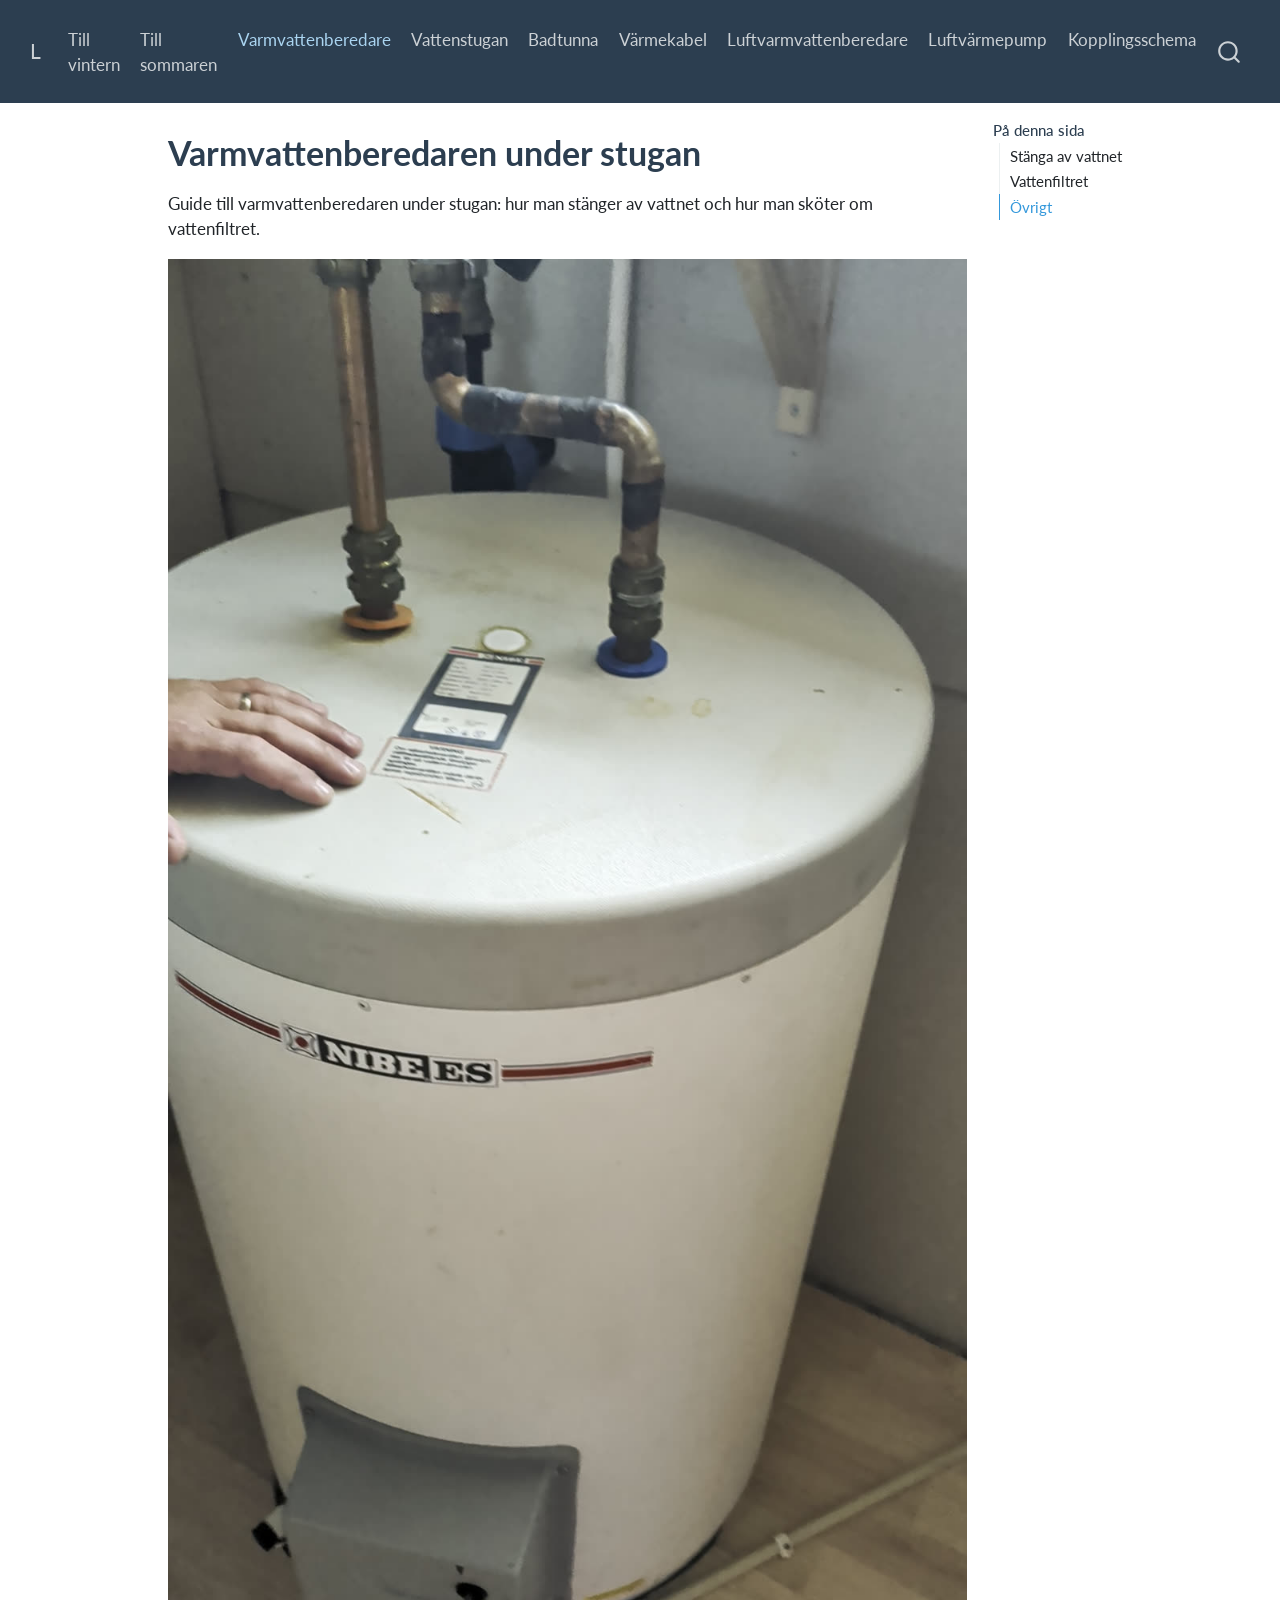
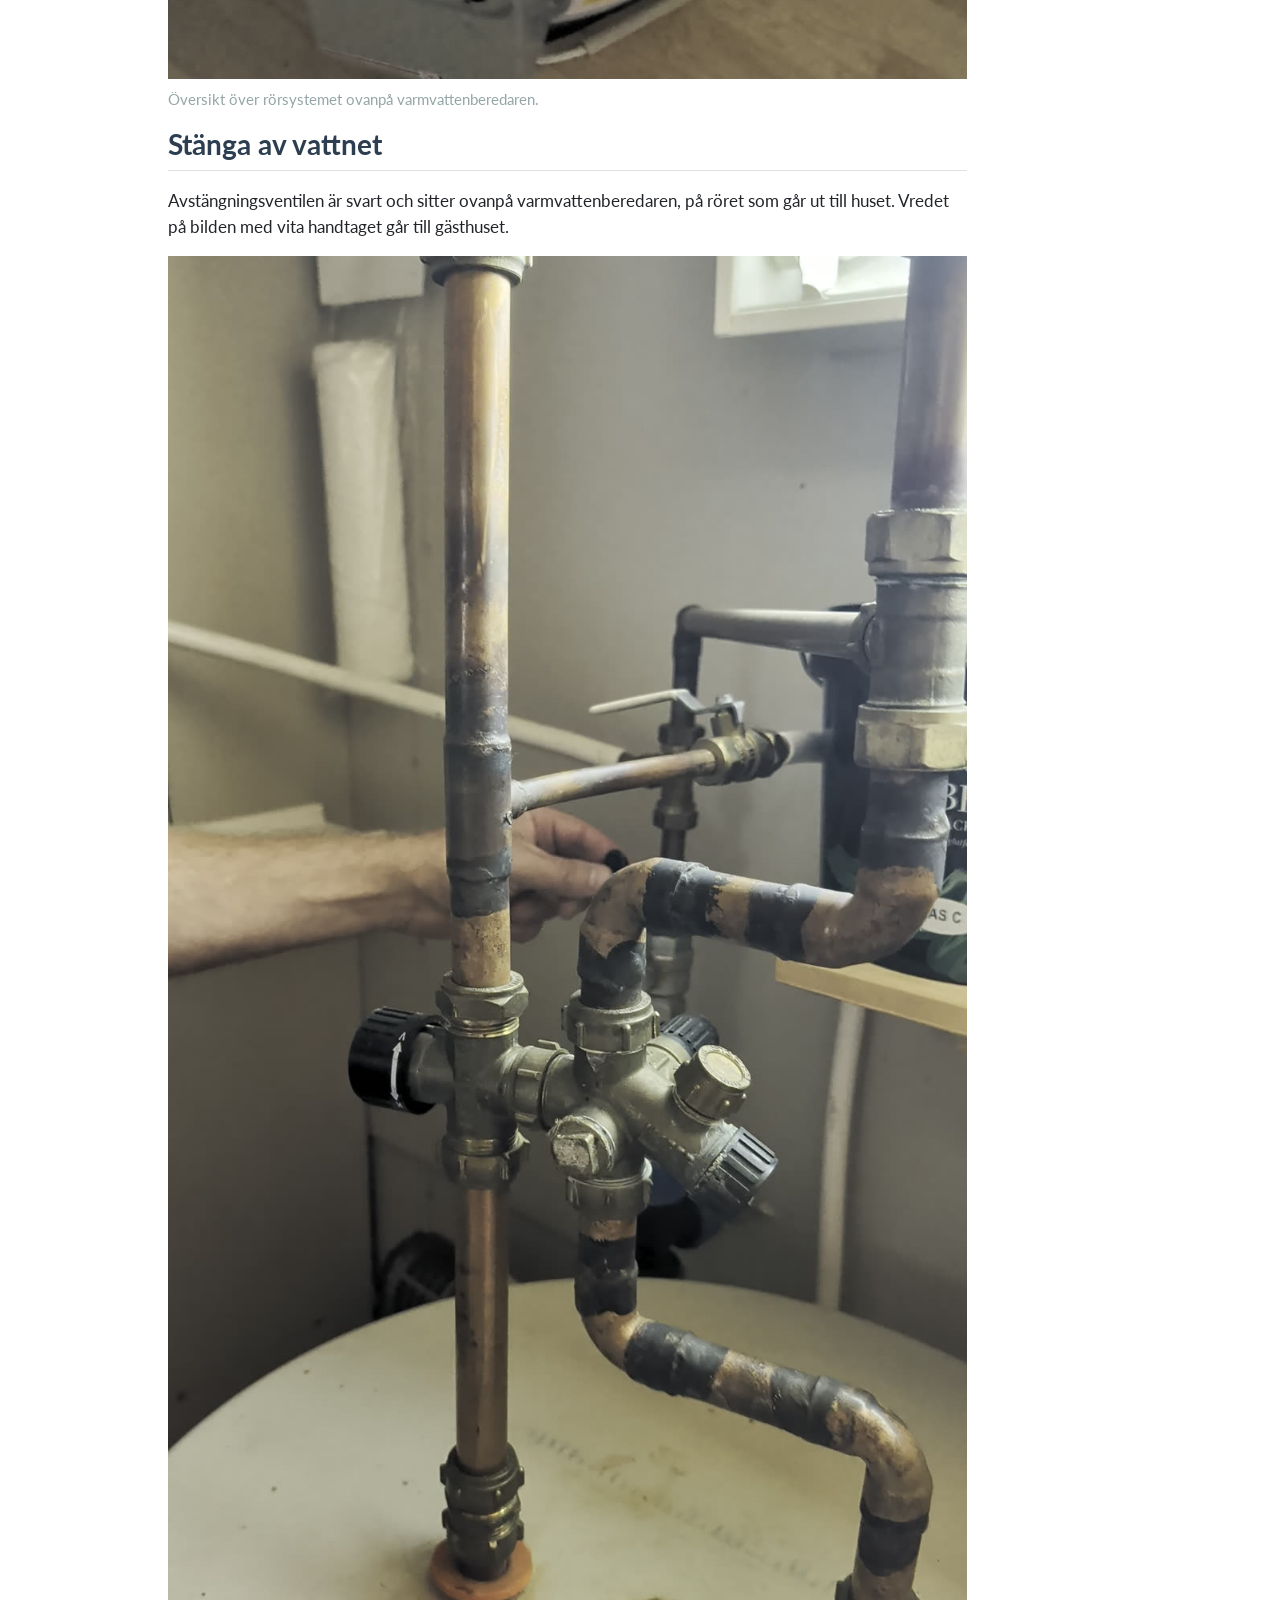
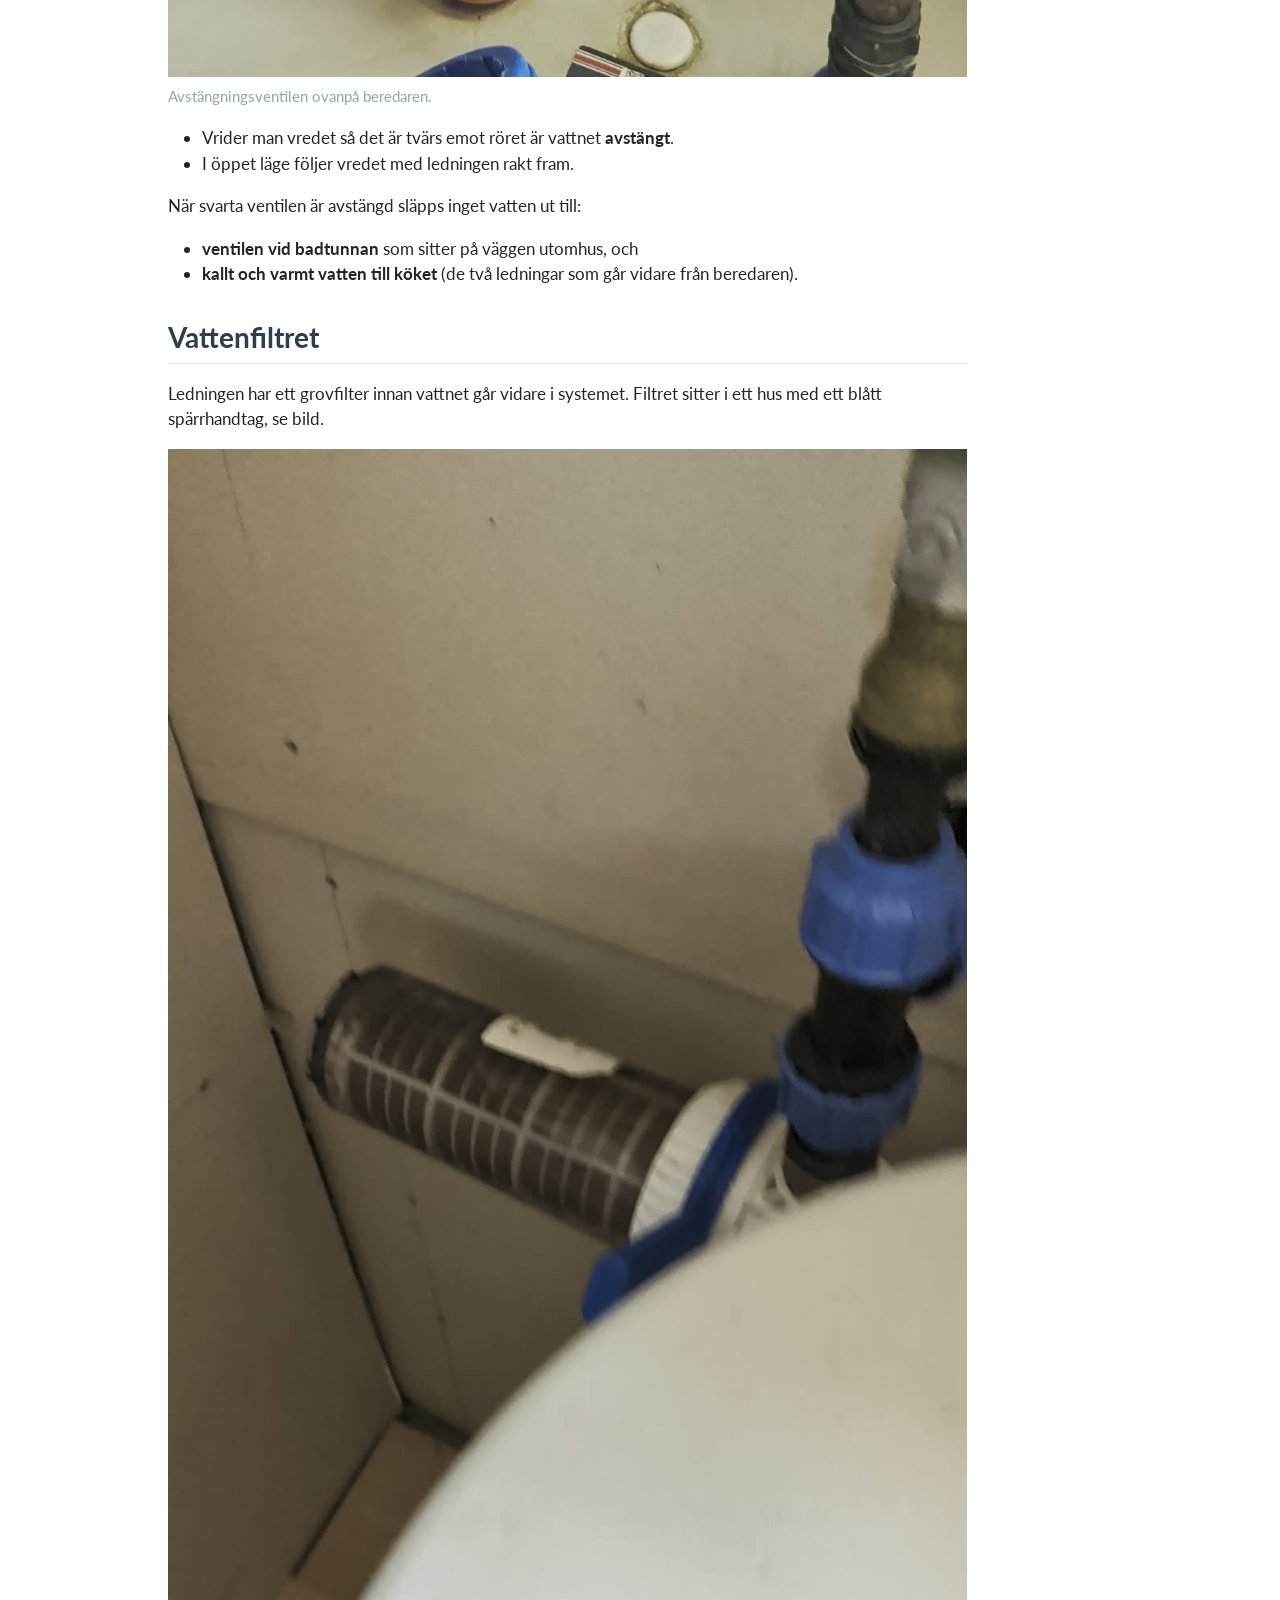
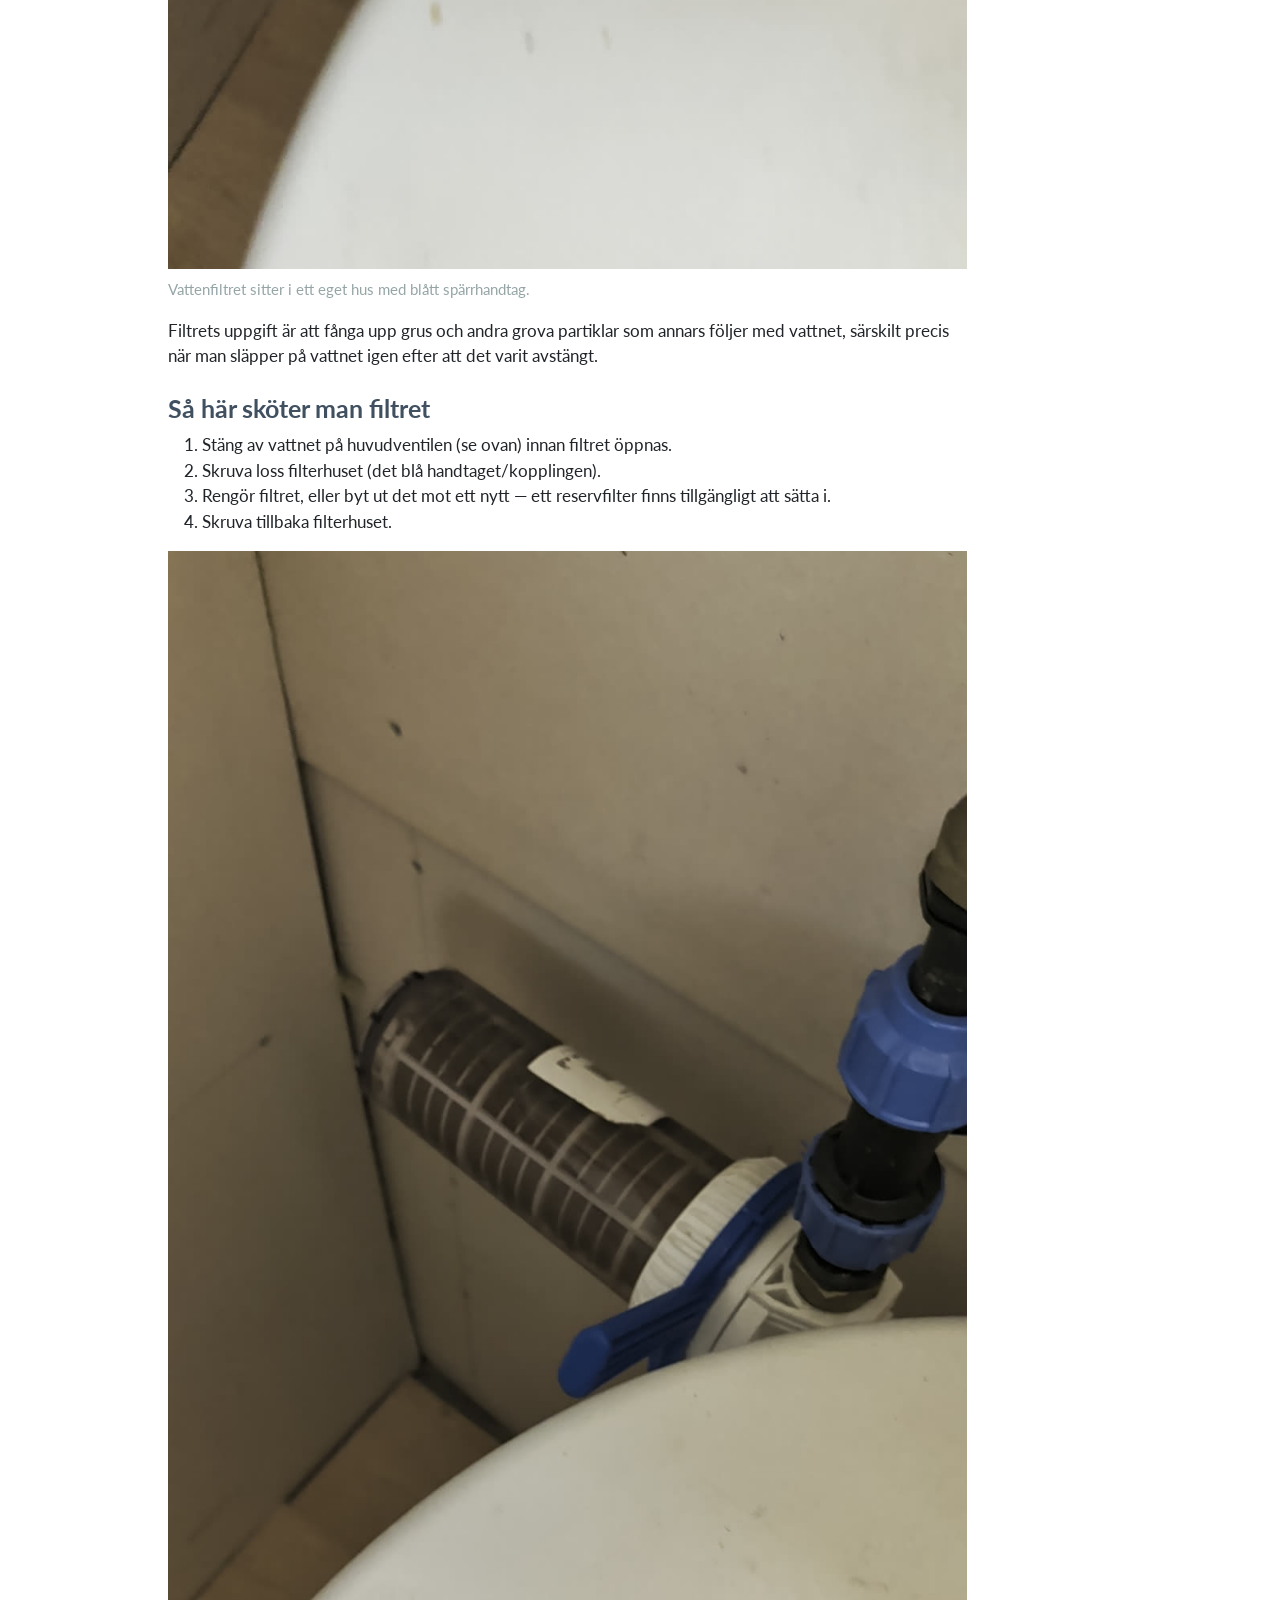
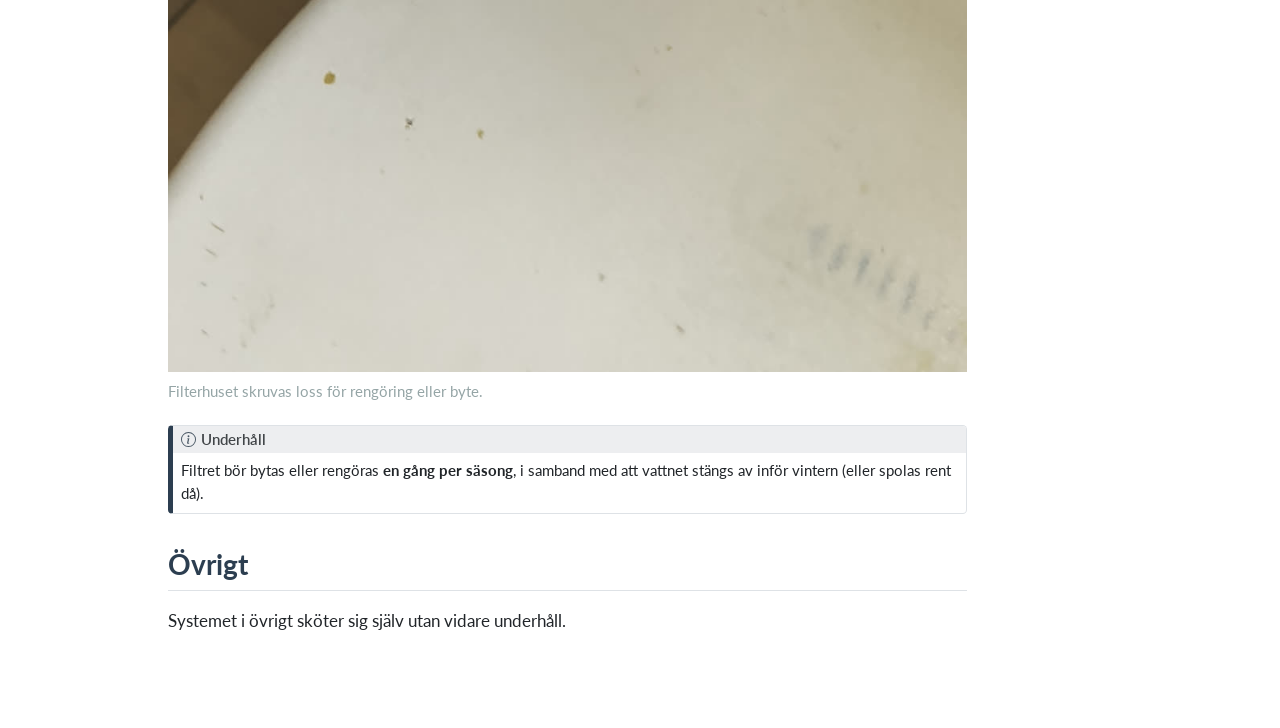
<file: varmvattenberedare.html>
<!DOCTYPE html>
<html xmlns="http://www.w3.org/1999/xhtml" lang="sv" xml:lang="sv"><head>

<meta charset="utf-8">
<meta name="generator" content="quarto-1.9.38">

<meta name="viewport" content="width=device-width, initial-scale=1.0, user-scalable=yes">


<title>Varmvattenberedaren under stugan – Langanget120</title>
<style>
/* Default styles provided by pandoc.
** See https://pandoc.org/MANUAL.html#variables-for-html for config info.
*/
code{white-space: pre-wrap;}
span.smallcaps{font-variant: small-caps;}
div.columns{display: flex; gap: min(4vw, 1.5em);}
div.column{flex: auto; overflow-x: auto;}
div.hanging-indent{margin-left: 1.5em; text-indent: -1.5em;}
ul.task-list{list-style: none;}
ul.task-list li input[type="checkbox"] {
  width: 0.8em;
  margin: 0 0.8em 0.2em -1em; /* quarto-specific, see https://github.com/quarto-dev/quarto-cli/issues/4556 */ 
  vertical-align: middle;
}
</style>


<script src="site_libs/quarto-nav/quarto-nav.js"></script>
<script src="site_libs/quarto-nav/headroom.min.js"></script>
<script src="site_libs/clipboard/clipboard.min.js"></script>
<script src="site_libs/quarto-search/autocomplete.umd.js"></script>
<script src="site_libs/quarto-search/fuse.min.js"></script>
<script src="site_libs/quarto-search/quarto-search.js"></script>
<meta name="quarto:offset" content="./">
<script src="site_libs/quarto-html/quarto.js" type="module"></script>
<script src="site_libs/quarto-html/tabsets/tabsets.js" type="module"></script>
<script src="site_libs/quarto-html/popper.min.js"></script>
<script src="site_libs/quarto-html/tippy.umd.min.js"></script>
<script src="site_libs/quarto-html/anchor.min.js"></script>
<link href="site_libs/quarto-html/tippy.css" rel="stylesheet">
<link href="site_libs/quarto-html/quarto-syntax-highlighting-15634bcf2e68342d4ad2dfa704d543f6.css" rel="stylesheet" class="quarto-color-scheme" id="quarto-text-highlighting-styles">
<link href="site_libs/quarto-html/quarto-syntax-highlighting-dark-0a6b7249c26820e032cb0bd839ff02b1.css" rel="stylesheet" class="quarto-color-scheme quarto-color-alternate" id="quarto-text-highlighting-styles">
<link href="site_libs/quarto-html/quarto-syntax-highlighting-15634bcf2e68342d4ad2dfa704d543f6.css" rel="stylesheet" class="quarto-color-scheme-extra" id="quarto-text-highlighting-styles">
<script src="site_libs/bootstrap/bootstrap.min.js"></script>
<link href="site_libs/bootstrap/bootstrap-icons.css" rel="stylesheet">
<link href="site_libs/bootstrap/bootstrap-17fa43110252fe5d7fbc076cda6e6503.min.css" rel="stylesheet" append-hash="true" class="quarto-color-scheme" id="quarto-bootstrap" data-mode="light">
<link href="site_libs/bootstrap/bootstrap-dark-2f3706f3f720ffabbc97d3e3986e1aea.min.css" rel="stylesheet" append-hash="true" class="quarto-color-scheme quarto-color-alternate" id="quarto-bootstrap" data-mode="light">
<link href="site_libs/bootstrap/bootstrap-17fa43110252fe5d7fbc076cda6e6503.min.css" rel="stylesheet" append-hash="true" class="quarto-color-scheme-extra" id="quarto-bootstrap" data-mode="light">
<script id="quarto-search-options" type="application/json">{
  "location": "navbar",
  "copy-button": false,
  "collapse-after": 3,
  "panel-placement": "end",
  "type": "overlay",
  "limit": 50,
  "keyboard-shortcut": [
    "f",
    "/",
    "s"
  ],
  "show-item-context": false,
  "language": {
    "search-no-results-text": "Inget resultat",
    "search-matching-documents-text": "matchande dokument",
    "search-copy-link-title": "Kopiera länk för att söka",
    "search-hide-matches-text": "Göm ytterligare resultat",
    "search-more-match-text": "annat resultat i detta dokument",
    "search-more-matches-text": "fler resultat i detta dokument",
    "search-clear-button-title": "Rensa",
    "search-text-placeholder": "",
    "search-detached-cancel-button-title": "Avbryt",
    "search-submit-button-title": "Verkställ",
    "search-label": "Sök"
  }
}</script>


<link rel="stylesheet" href="styles.css">
</head>

<body class="nav-fixed quarto-light">

<div id="quarto-search-results"></div>
  <header id="quarto-header" class="headroom fixed-top">
    <nav class="navbar navbar-expand-lg " data-bs-theme="dark">
      <div class="navbar-container container-fluid">
      <div class="navbar-brand-container mx-auto">
    <a class="navbar-brand" href="./index.html">
    <span class="navbar-title">Langanget120</span>
    </a>
  </div>
            <div id="quarto-search" class="" title="Sök"></div>
          <button class="navbar-toggler" type="button" data-bs-toggle="collapse" data-bs-target="#navbarCollapse" aria-controls="navbarCollapse" role="menu" aria-expanded="false" aria-label="Skifta navigering" onclick="if (window.quartoToggleHeadroom) { window.quartoToggleHeadroom(); }">
  <span class="navbar-toggler-icon"></span>
</button>
          <div class="collapse navbar-collapse" id="navbarCollapse">
            <ul class="navbar-nav navbar-nav-scroll me-auto">
  <li class="nav-item">
    <a class="nav-link" href="./till-vintern.html"> 
<span class="menu-text">Till vintern</span></a>
  </li>  
  <li class="nav-item">
    <a class="nav-link" href="./till-sommaren.html"> 
<span class="menu-text">Till sommaren</span></a>
  </li>  
  <li class="nav-item">
    <a class="nav-link active" href="./varmvattenberedare.html" aria-current="page"> 
<span class="menu-text">Varmvattenberedare</span></a>
  </li>  
  <li class="nav-item">
    <a class="nav-link" href="./vattenstugan.html"> 
<span class="menu-text">Vattenstugan</span></a>
  </li>  
  <li class="nav-item">
    <a class="nav-link" href="./badtunna.html"> 
<span class="menu-text">Badtunna</span></a>
  </li>  
  <li class="nav-item">
    <a class="nav-link" href="./värmekabel.html"> 
<span class="menu-text">Värmekabel</span></a>
  </li>  
  <li class="nav-item">
    <a class="nav-link" href="./luftvarmvattenberedare.html"> 
<span class="menu-text">Luftvarmvattenberedare</span></a>
  </li>  
  <li class="nav-item">
    <a class="nav-link" href="./luftvarmepump.html"> 
<span class="menu-text">Luftvärmepump</span></a>
  </li>  
  <li class="nav-item">
    <a class="nav-link" href="./kopplingsschema.html"> 
<span class="menu-text">Kopplingsschema</span></a>
  </li>  
</ul>
          </div> <!-- /navcollapse -->
            <div class="quarto-navbar-tools">
</div>
      </div> <!-- /container-fluid -->
    </nav>
</header>
<!-- content -->
<div id="quarto-content" class="quarto-container page-columns page-rows-contents page-layout-article page-navbar">
<!-- sidebar -->
<!-- margin-sidebar -->
    <div id="quarto-margin-sidebar" class="sidebar margin-sidebar">
        <nav id="TOC" role="doc-toc" class="toc-active">
    <h2 id="toc-title">På denna sida</h2>
   
  <ul>
  <li><a href="#stänga-av-vattnet" id="toc-stänga-av-vattnet" class="nav-link active" data-scroll-target="#stänga-av-vattnet">Stänga av vattnet</a></li>
  <li><a href="#vattenfilter" id="toc-vattenfilter" class="nav-link" data-scroll-target="#vattenfilter">Vattenfiltret</a>
  <ul class="collapse">
  <li><a href="#så-här-sköter-man-filtret" id="toc-så-här-sköter-man-filtret" class="nav-link" data-scroll-target="#så-här-sköter-man-filtret">Så här sköter man filtret</a></li>
  </ul></li>
  <li><a href="#övrigt" id="toc-övrigt" class="nav-link" data-scroll-target="#övrigt">Övrigt</a></li>
  </ul>
</nav>
    </div>
<!-- main -->
<main class="content" id="quarto-document-content">

<header id="title-block-header" class="quarto-title-block default">
<div class="quarto-title">
<h1 class="title">Varmvattenberedaren under stugan</h1>
</div>



<div class="quarto-title-meta">

    
  
    
  </div>
  


</header>


<p>Guide till varmvattenberedaren under stugan: hur man stänger av vattnet och hur man sköter om vattenfiltret.</p>
<div class="quarto-figure quarto-figure-center">
<figure class="figure">
<p><img src="images/varmvattenberedare/oversikt.jpg" class="img-fluid figure-img"></p>
<figcaption>Översikt över rörsystemet ovanpå varmvattenberedaren.</figcaption>
</figure>
</div>
<section id="stänga-av-vattnet" class="level2">
<h2 class="anchored" data-anchor-id="stänga-av-vattnet">Stänga av vattnet</h2>
<p>Avstängningsventilen är svart och sitter ovanpå varmvattenberedaren, på röret som går ut till huset. Vredet på bilden med vita handtaget går till gästhuset.</p>
<div class="quarto-figure quarto-figure-center">
<figure class="figure">
<p><img src="images/varmvattenberedare/avstangningsventil.jpg" class="img-fluid figure-img"></p>
<figcaption>Avstängningsventilen ovanpå beredaren.</figcaption>
</figure>
</div>
<ul>
<li>Vrider man vredet så det är tvärs emot röret är vattnet <strong>avstängt</strong>.</li>
<li>I öppet läge följer vredet med ledningen rakt fram.</li>
</ul>
<p>När svarta ventilen är avstängd släpps inget vatten ut till:</p>
<ul>
<li><strong>ventilen vid badtunnan</strong> som sitter på väggen utomhus, och</li>
<li><strong>kallt och varmt vatten till köket</strong> (de två ledningar som går vidare från beredaren).</li>
</ul>
</section>
<section id="vattenfilter" class="level2">
<h2 class="anchored" data-anchor-id="vattenfilter">Vattenfiltret</h2>
<p>Ledningen har ett grovfilter innan vattnet går vidare i systemet. Filtret sitter i ett hus med ett blått spärrhandtag, se bild.</p>
<div class="quarto-figure quarto-figure-center">
<figure class="figure">
<p><img src="images/varmvattenberedare/vattenfilter.jpg" class="img-fluid figure-img"></p>
<figcaption>Vattenfiltret sitter i ett eget hus med blått spärrhandtag.</figcaption>
</figure>
</div>
<p>Filtrets uppgift är att fånga upp grus och andra grova partiklar som annars följer med vattnet, särskilt precis när man släpper på vattnet igen efter att det varit avstängt.</p>
<section id="så-här-sköter-man-filtret" class="level3">
<h3 class="anchored" data-anchor-id="så-här-sköter-man-filtret">Så här sköter man filtret</h3>
<ol type="1">
<li>Stäng av vattnet på huvudventilen (se ovan) innan filtret öppnas.</li>
<li>Skruva loss filterhuset (det blå handtaget/kopplingen).</li>
<li>Rengör filtret, eller byt ut det mot ett nytt — ett reservfilter finns tillgängligt att sätta i.</li>
<li>Skruva tillbaka filterhuset.</li>
</ol>
<div class="quarto-figure quarto-figure-center">
<figure class="figure">
<p><img src="images/varmvattenberedare/vattenfilter-demo.jpg" class="img-fluid figure-img"></p>
<figcaption>Filterhuset skruvas loss för rengöring eller byte.</figcaption>
</figure>
</div>
<div class="callout callout-style-default callout-note callout-titled">
<div class="callout-header d-flex align-content-center">
<div class="callout-icon-container">
<i class="callout-icon"></i>
</div>
<div class="callout-title-container flex-fill">
<span class="screen-reader-only">Notera</span>Underhåll
</div>
</div>
<div class="callout-body-container callout-body">
<p>Filtret bör bytas eller rengöras <strong>en gång per säsong</strong>, i samband med att vattnet stängs av inför vintern (eller spolas rent då).</p>
</div>
</div>
</section>
</section>
<section id="övrigt" class="level2">
<h2 class="anchored" data-anchor-id="övrigt">Övrigt</h2>
<p>Systemet i övrigt sköter sig själv utan vidare underhåll.</p>


</section>

</main> <!-- /main -->
<script id="quarto-html-after-body" type="application/javascript">
  window.document.addEventListener("DOMContentLoaded", function (event) {
    const icon = "";
    const anchorJS = new window.AnchorJS();
    anchorJS.options = {
      placement: 'right',
      icon: icon
    };
    anchorJS.add('.anchored');
    const isCodeAnnotation = (el) => {
      for (const clz of el.classList) {
        if (clz.startsWith('code-annotation-')) {                     
          return true;
        }
      }
      return false;
    }
    const onCopySuccess = function(e) {
      // button target
      const button = e.trigger;
      // don't keep focus
      button.blur();
      // flash "checked"
      button.classList.add('code-copy-button-checked');
      var currentTitle = button.getAttribute("title");
      button.setAttribute("title", "Kopierat!");
      let tooltip;
      if (window.bootstrap) {
        button.setAttribute("data-bs-toggle", "tooltip");
        button.setAttribute("data-bs-placement", "left");
        button.setAttribute("data-bs-title", "Kopierat!");
        tooltip = new bootstrap.Tooltip(button, 
          { trigger: "manual", 
            customClass: "code-copy-button-tooltip",
            offset: [0, -8]});
        tooltip.show();    
      }
      setTimeout(function() {
        if (tooltip) {
          tooltip.hide();
          button.removeAttribute("data-bs-title");
          button.removeAttribute("data-bs-toggle");
          button.removeAttribute("data-bs-placement");
        }
        button.setAttribute("title", currentTitle);
        button.classList.remove('code-copy-button-checked');
      }, 1000);
      // clear code selection
      e.clearSelection();
    }
    const getTextToCopy = function(trigger) {
      const outerScaffold = trigger.parentElement.cloneNode(true);
      const codeEl = outerScaffold.querySelector('code');
      for (const childEl of codeEl.children) {
        if (isCodeAnnotation(childEl)) {
          childEl.remove();
        }
      }
      return codeEl.innerText;
    }
    const clipboard = new window.ClipboardJS('.code-copy-button:not([data-in-quarto-modal])', {
      text: getTextToCopy
    });
    clipboard.on('success', onCopySuccess);
    if (window.document.getElementById('quarto-embedded-source-code-modal')) {
      const clipboardModal = new window.ClipboardJS('.code-copy-button[data-in-quarto-modal]', {
        text: getTextToCopy,
        container: window.document.getElementById('quarto-embedded-source-code-modal')
      });
      clipboardModal.on('success', onCopySuccess);
    }
      var localhostRegex = new RegExp(/^(?:http|https):\/\/localhost\:?[0-9]*\//);
      var mailtoRegex = new RegExp(/^mailto:/);
        var filterRegex = new RegExp("https:\/\/Sebastian-D\.github\.io\/langanget120\/");
      var isInternal = (href) => {
          return filterRegex.test(href) || localhostRegex.test(href) || mailtoRegex.test(href);
      }
      // Inspect non-navigation links and adorn them if external
     var links = window.document.querySelectorAll('a[href]:not(.nav-link):not(.navbar-brand):not(.toc-action):not(.sidebar-link):not(.sidebar-item-toggle):not(.pagination-link):not(.no-external):not([aria-hidden]):not(.dropdown-item):not(.quarto-navigation-tool):not(.about-link)');
      for (var i=0; i<links.length; i++) {
        const link = links[i];
        if (!isInternal(link.href)) {
          // undo the damage that might have been done by quarto-nav.js in the case of
          // links that we want to consider external
          if (link.dataset.originalHref !== undefined) {
            link.href = link.dataset.originalHref;
          }
        }
      }
    function tippyHover(el, contentFn, onTriggerFn, onUntriggerFn) {
      const config = {
        allowHTML: true,
        maxWidth: 500,
        delay: 100,
        arrow: false,
        appendTo: function(el) {
            return el.parentElement;
        },
        interactive: true,
        interactiveBorder: 10,
        theme: 'quarto',
        placement: 'bottom-start',
      };
      if (contentFn) {
        config.content = contentFn;
      }
      if (onTriggerFn) {
        config.onTrigger = onTriggerFn;
      }
      if (onUntriggerFn) {
        config.onUntrigger = onUntriggerFn;
      }
      window.tippy(el, config); 
    }
    const noterefs = window.document.querySelectorAll('a[role="doc-noteref"]');
    for (var i=0; i<noterefs.length; i++) {
      const ref = noterefs[i];
      tippyHover(ref, function() {
        // use id or data attribute instead here
        let href = ref.getAttribute('data-footnote-href') || ref.getAttribute('href');
        try { href = new URL(href).hash; } catch {}
        const id = href.replace(/^#\/?/, "");
        const note = window.document.getElementById(id);
        if (note) {
          return note.innerHTML;
        } else {
          return "";
        }
      });
    }
    const xrefs = window.document.querySelectorAll('a.quarto-xref');
    const processXRef = (id, note) => {
      // Strip column container classes
      const stripColumnClz = (el) => {
        el.classList.remove("page-full", "page-columns");
        if (el.children) {
          for (const child of el.children) {
            stripColumnClz(child);
          }
        }
      }
      stripColumnClz(note)
      if (id === null || id.startsWith('sec-')) {
        // Special case sections, only their first couple elements
        const container = document.createElement("div");
        if (note.children && note.children.length > 2) {
          container.appendChild(note.children[0].cloneNode(true));
          for (let i = 1; i < note.children.length; i++) {
            const child = note.children[i];
            if (child.tagName === "P" && child.innerText === "") {
              continue;
            } else {
              container.appendChild(child.cloneNode(true));
              break;
            }
          }
          if (window.Quarto?.typesetMath) {
            window.Quarto.typesetMath(container);
          }
          return container.innerHTML
        } else {
          if (window.Quarto?.typesetMath) {
            window.Quarto.typesetMath(note);
          }
          return note.innerHTML;
        }
      } else {
        // Remove any anchor links if they are present
        const anchorLink = note.querySelector('a.anchorjs-link');
        if (anchorLink) {
          anchorLink.remove();
        }
        if (window.Quarto?.typesetMath) {
          window.Quarto.typesetMath(note);
        }
        if (note.classList.contains("callout")) {
          return note.outerHTML;
        } else {
          return note.innerHTML;
        }
      }
    }
    for (var i=0; i<xrefs.length; i++) {
      const xref = xrefs[i];
      tippyHover(xref, undefined, function(instance) {
        instance.disable();
        let url = xref.getAttribute('href');
        let hash = undefined; 
        if (url.startsWith('#')) {
          hash = url;
        } else {
          try { hash = new URL(url).hash; } catch {}
        }
        if (hash) {
          const id = hash.replace(/^#\/?/, "");
          const note = window.document.getElementById(id);
          if (note !== null) {
            try {
              const html = processXRef(id, note.cloneNode(true));
              instance.setContent(html);
            } finally {
              instance.enable();
              instance.show();
            }
          } else {
            // See if we can fetch this
            fetch(url.split('#')[0])
            .then(res => res.text())
            .then(html => {
              const parser = new DOMParser();
              const htmlDoc = parser.parseFromString(html, "text/html");
              const note = htmlDoc.getElementById(id);
              if (note !== null) {
                const html = processXRef(id, note);
                instance.setContent(html);
              } 
            }).finally(() => {
              instance.enable();
              instance.show();
            });
          }
        } else {
          // See if we can fetch a full url (with no hash to target)
          // This is a special case and we should probably do some content thinning / targeting
          fetch(url)
          .then(res => res.text())
          .then(html => {
            const parser = new DOMParser();
            const htmlDoc = parser.parseFromString(html, "text/html");
            const note = htmlDoc.querySelector('main.content');
            if (note !== null) {
              // This should only happen for chapter cross references
              // (since there is no id in the URL)
              // remove the first header
              if (note.children.length > 0 && note.children[0].tagName === "HEADER") {
                note.children[0].remove();
              }
              const html = processXRef(null, note);
              instance.setContent(html);
            } 
          }).finally(() => {
            instance.enable();
            instance.show();
          });
        }
      }, function(instance) {
      });
    }
        let selectedAnnoteEl;
        const selectorForAnnotation = ( cell, annotation) => {
          let cellAttr = 'data-code-cell="' + cell + '"';
          let lineAttr = 'data-code-annotation="' +  annotation + '"';
          const selector = 'span[' + cellAttr + '][' + lineAttr + ']';
          return selector;
        }
        const selectCodeLines = (annoteEl) => {
          const doc = window.document;
          const targetCell = annoteEl.getAttribute("data-target-cell");
          const targetAnnotation = annoteEl.getAttribute("data-target-annotation");
          const annoteSpan = window.document.querySelector(selectorForAnnotation(targetCell, targetAnnotation));
          const lines = annoteSpan.getAttribute("data-code-lines").split(",");
          const lineIds = lines.map((line) => {
            return targetCell + "-" + line;
          })
          let top = null;
          let height = null;
          let parent = null;
          if (lineIds.length > 0) {
              //compute the position of the single el (top and bottom and make a div)
              const el = window.document.getElementById(lineIds[0]);
              top = el.offsetTop;
              height = el.offsetHeight;
              parent = el.parentElement.parentElement;
            if (lineIds.length > 1) {
              const lastEl = window.document.getElementById(lineIds[lineIds.length - 1]);
              const bottom = lastEl.offsetTop + lastEl.offsetHeight;
              height = bottom - top;
            }
            if (top !== null && height !== null && parent !== null) {
              // cook up a div (if necessary) and position it 
              let div = window.document.getElementById("code-annotation-line-highlight");
              if (div === null) {
                div = window.document.createElement("div");
                div.setAttribute("id", "code-annotation-line-highlight");
                div.style.position = 'absolute';
                parent.appendChild(div);
              }
              div.style.top = top - 2 + "px";
              div.style.height = height + 4 + "px";
              div.style.left = 0;
              let gutterDiv = window.document.getElementById("code-annotation-line-highlight-gutter");
              if (gutterDiv === null) {
                gutterDiv = window.document.createElement("div");
                gutterDiv.setAttribute("id", "code-annotation-line-highlight-gutter");
                gutterDiv.style.position = 'absolute';
                const codeCell = window.document.getElementById(targetCell);
                const gutter = codeCell.querySelector('.code-annotation-gutter');
                gutter.appendChild(gutterDiv);
              }
              gutterDiv.style.top = top - 2 + "px";
              gutterDiv.style.height = height + 4 + "px";
            }
            selectedAnnoteEl = annoteEl;
          }
        };
        const unselectCodeLines = () => {
          const elementsIds = ["code-annotation-line-highlight", "code-annotation-line-highlight-gutter"];
          elementsIds.forEach((elId) => {
            const div = window.document.getElementById(elId);
            if (div) {
              div.remove();
            }
          });
          selectedAnnoteEl = undefined;
        };
          // Handle positioning of the toggle
      window.addEventListener(
        "resize",
        throttle(() => {
          elRect = undefined;
          if (selectedAnnoteEl) {
            selectCodeLines(selectedAnnoteEl);
          }
        }, 10)
      );
      function throttle(fn, ms) {
      let throttle = false;
      let timer;
        return (...args) => {
          if(!throttle) { // first call gets through
              fn.apply(this, args);
              throttle = true;
          } else { // all the others get throttled
              if(timer) clearTimeout(timer); // cancel #2
              timer = setTimeout(() => {
                fn.apply(this, args);
                timer = throttle = false;
              }, ms);
          }
        };
      }
        // Attach click handler to the DT
        const annoteDls = window.document.querySelectorAll('dt[data-target-cell]');
        for (const annoteDlNode of annoteDls) {
          annoteDlNode.addEventListener('click', (event) => {
            const clickedEl = event.target;
            if (clickedEl !== selectedAnnoteEl) {
              unselectCodeLines();
              const activeEl = window.document.querySelector('dt[data-target-cell].code-annotation-active');
              if (activeEl) {
                activeEl.classList.remove('code-annotation-active');
              }
              selectCodeLines(clickedEl);
              clickedEl.classList.add('code-annotation-active');
            } else {
              // Unselect the line
              unselectCodeLines();
              clickedEl.classList.remove('code-annotation-active');
            }
          });
        }
    const findCites = (el) => {
      const parentEl = el.parentElement;
      if (parentEl) {
        const cites = parentEl.dataset.cites;
        if (cites) {
          return {
            el,
            cites: cites.split(' ')
          };
        } else {
          return findCites(el.parentElement)
        }
      } else {
        return undefined;
      }
    };
    var bibliorefs = window.document.querySelectorAll('a[role="doc-biblioref"]');
    for (var i=0; i<bibliorefs.length; i++) {
      const ref = bibliorefs[i];
      const citeInfo = findCites(ref);
      if (citeInfo) {
        tippyHover(citeInfo.el, function() {
          var popup = window.document.createElement('div');
          citeInfo.cites.forEach(function(cite) {
            var citeDiv = window.document.createElement('div');
            citeDiv.classList.add('hanging-indent');
            citeDiv.classList.add('csl-entry');
            var biblioDiv = window.document.getElementById('ref-' + cite);
            if (biblioDiv) {
              citeDiv.innerHTML = biblioDiv.innerHTML;
            }
            popup.appendChild(citeDiv);
          });
          return popup.innerHTML;
        });
      }
    }
  });
  </script>
</div> <!-- /content -->




</body></html>
</file>
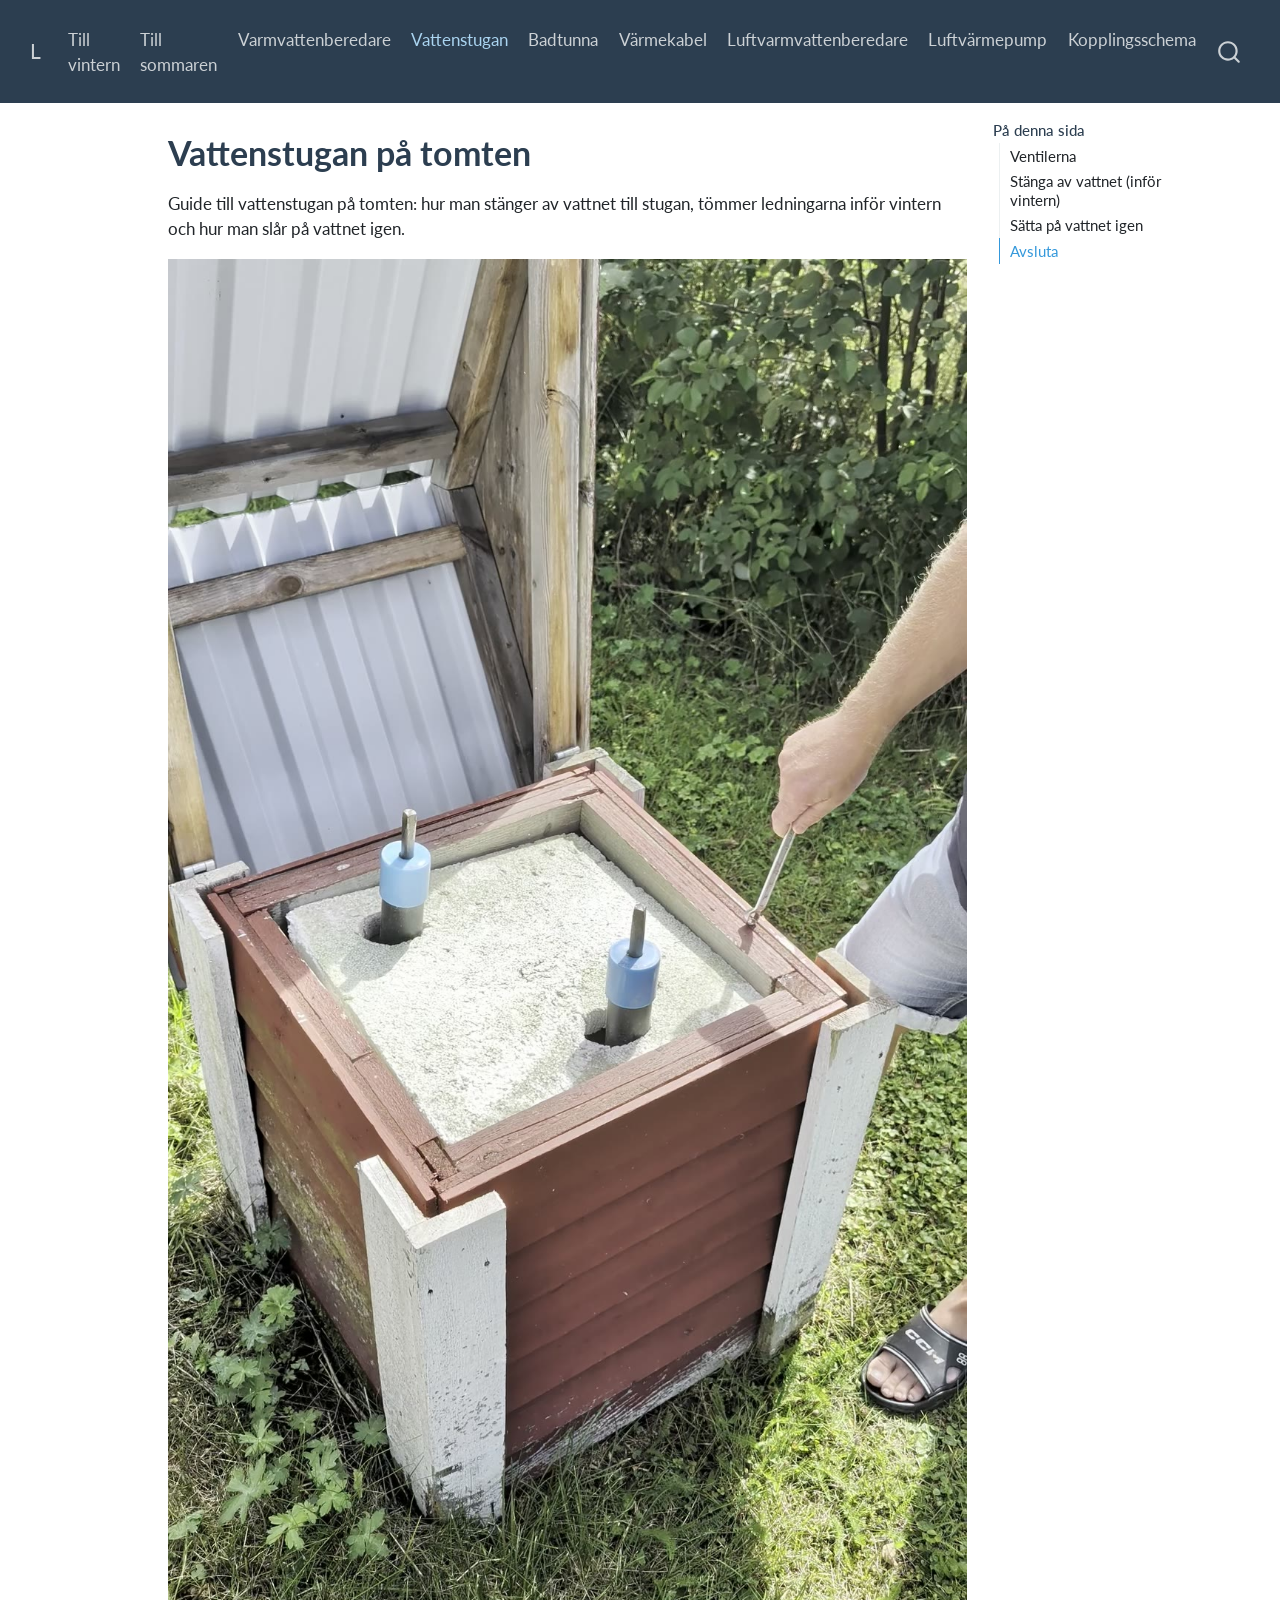
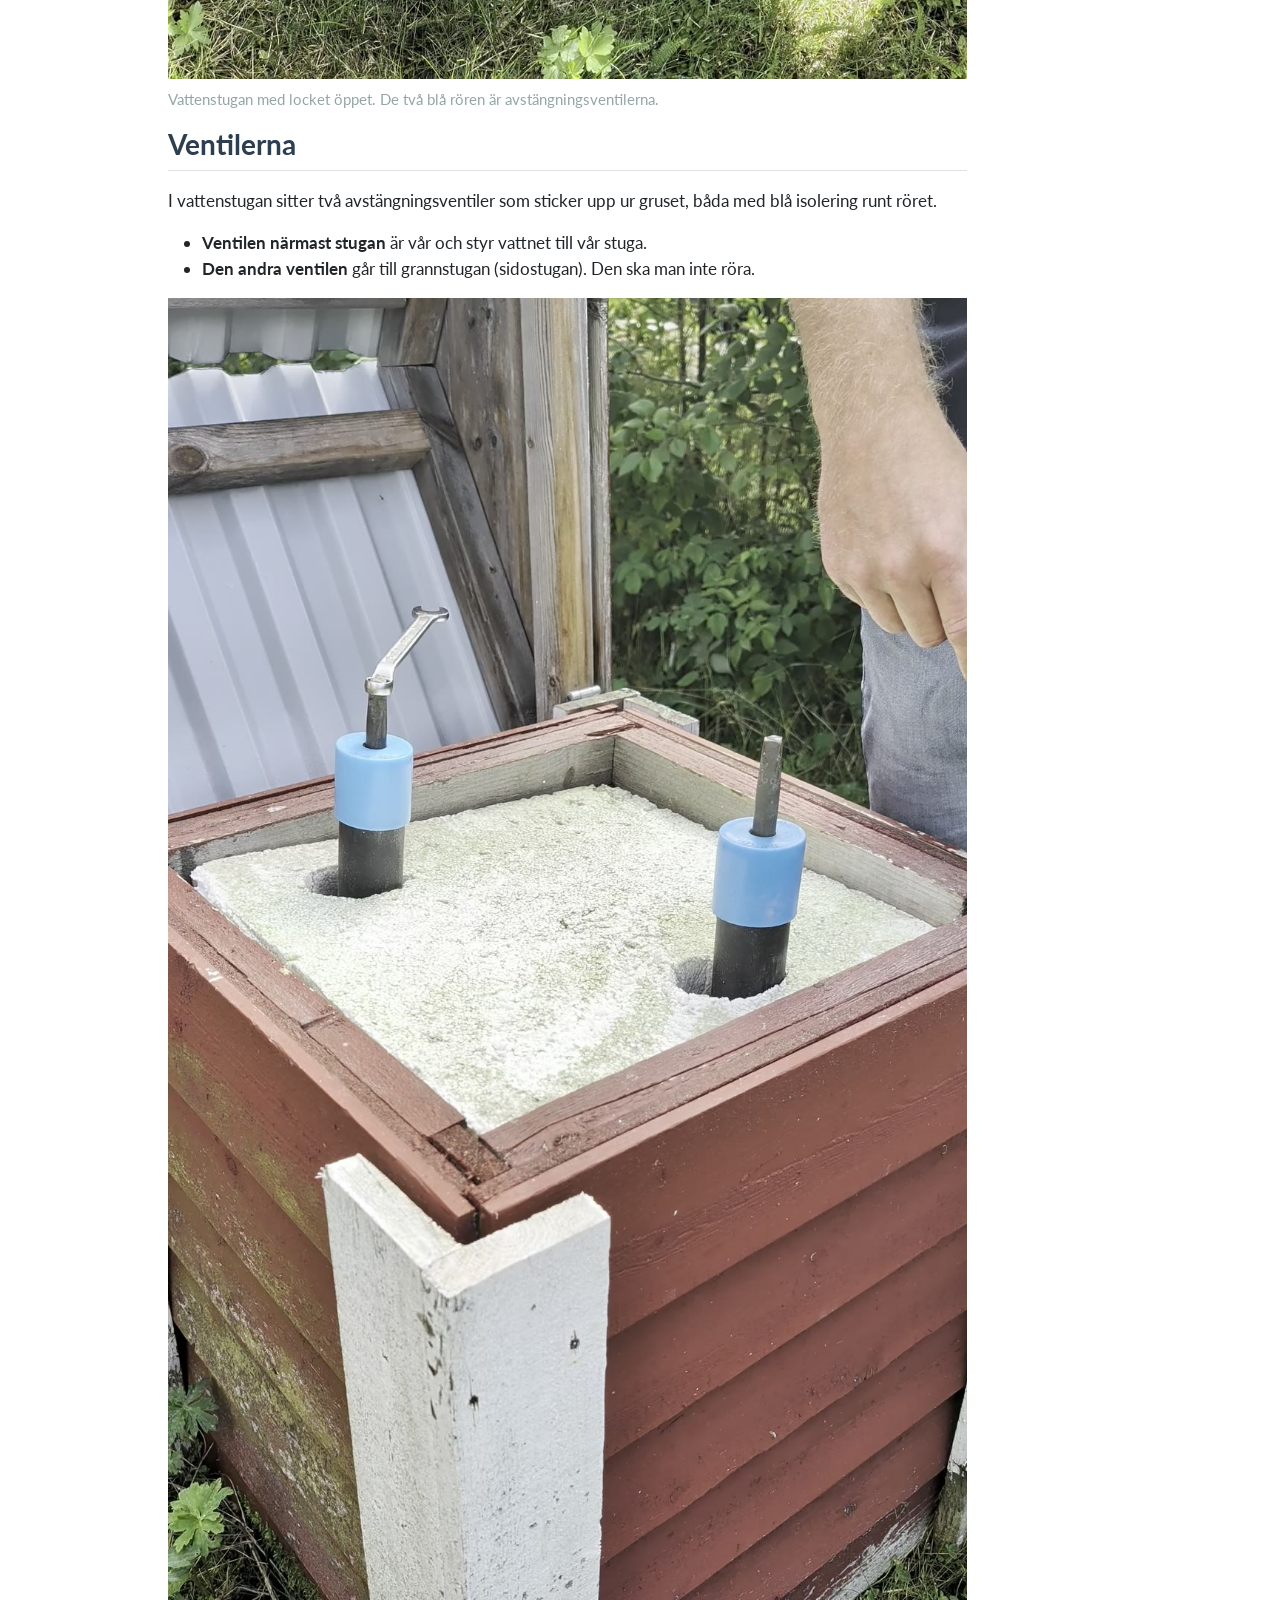
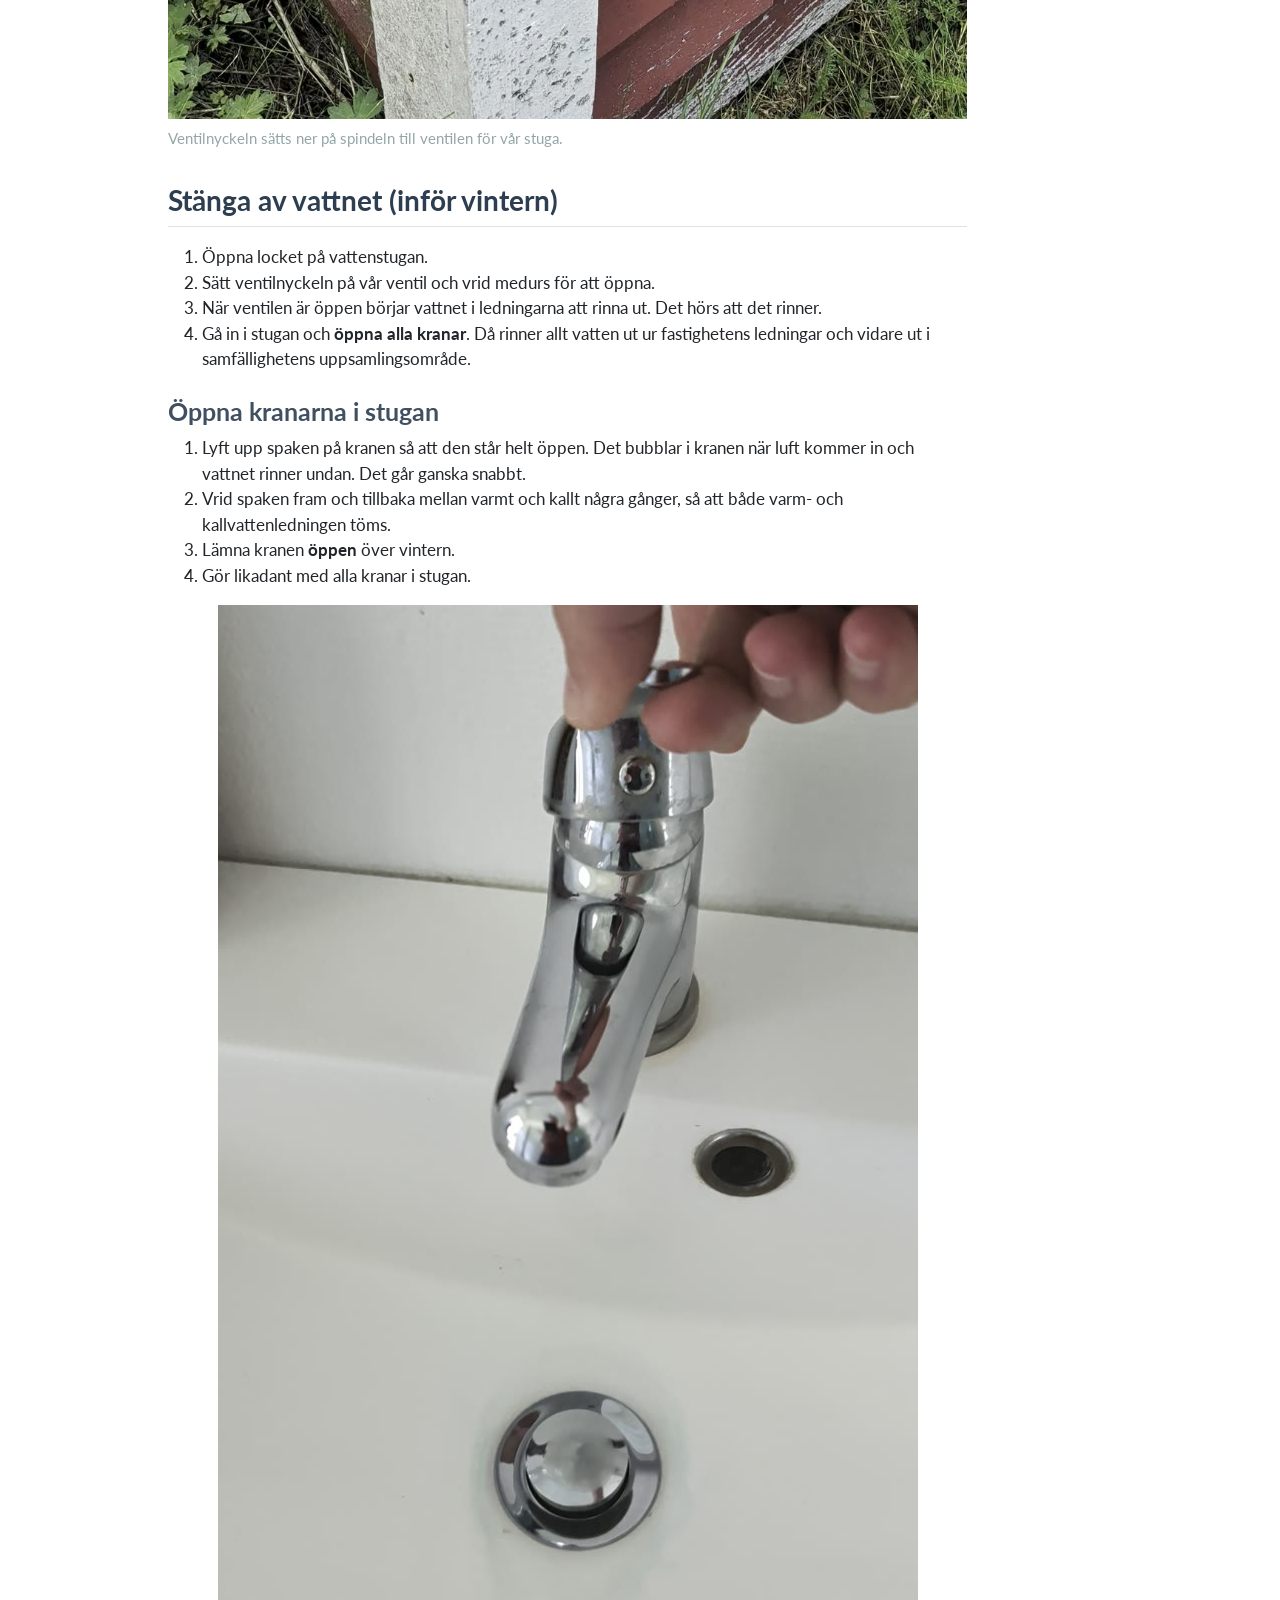
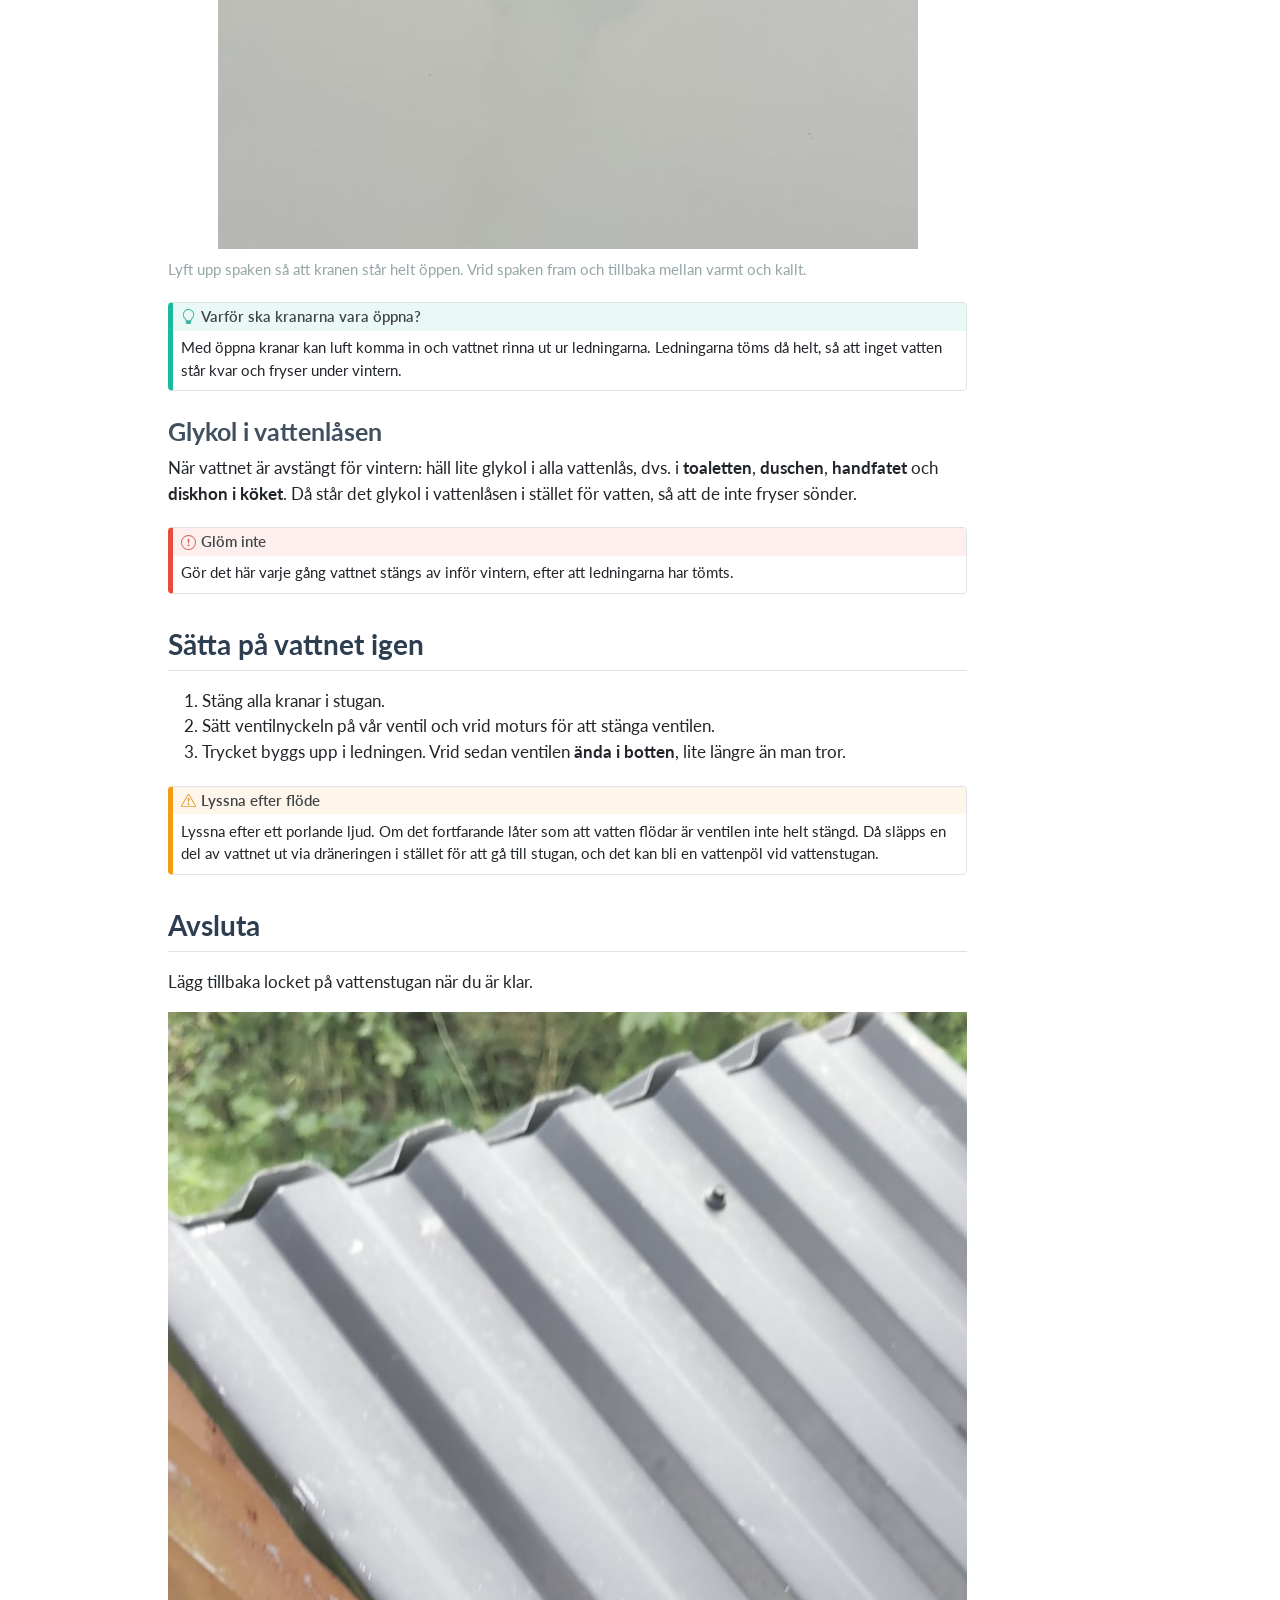
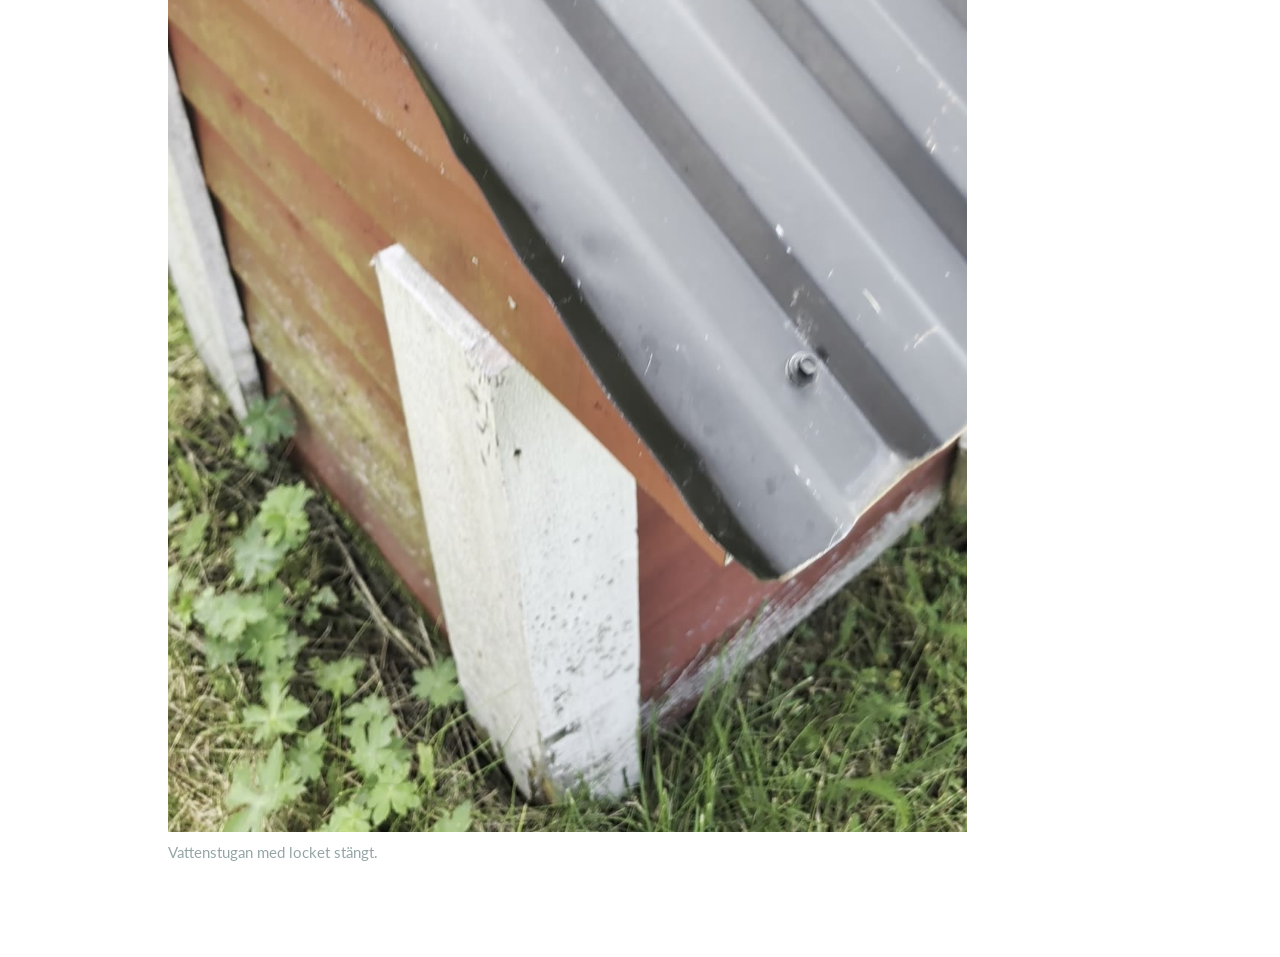
<file: vattenstugan.html>
<!DOCTYPE html>
<html xmlns="http://www.w3.org/1999/xhtml" lang="sv" xml:lang="sv"><head>

<meta charset="utf-8">
<meta name="generator" content="quarto-1.9.38">

<meta name="viewport" content="width=device-width, initial-scale=1.0, user-scalable=yes">


<title>Vattenstugan på tomten – Langanget120</title>
<style>
/* Default styles provided by pandoc.
** See https://pandoc.org/MANUAL.html#variables-for-html for config info.
*/
code{white-space: pre-wrap;}
span.smallcaps{font-variant: small-caps;}
div.columns{display: flex; gap: min(4vw, 1.5em);}
div.column{flex: auto; overflow-x: auto;}
div.hanging-indent{margin-left: 1.5em; text-indent: -1.5em;}
ul.task-list{list-style: none;}
ul.task-list li input[type="checkbox"] {
  width: 0.8em;
  margin: 0 0.8em 0.2em -1em; /* quarto-specific, see https://github.com/quarto-dev/quarto-cli/issues/4556 */ 
  vertical-align: middle;
}
</style>


<script src="site_libs/quarto-nav/quarto-nav.js"></script>
<script src="site_libs/quarto-nav/headroom.min.js"></script>
<script src="site_libs/clipboard/clipboard.min.js"></script>
<script src="site_libs/quarto-search/autocomplete.umd.js"></script>
<script src="site_libs/quarto-search/fuse.min.js"></script>
<script src="site_libs/quarto-search/quarto-search.js"></script>
<meta name="quarto:offset" content="./">
<script src="site_libs/quarto-html/quarto.js" type="module"></script>
<script src="site_libs/quarto-html/tabsets/tabsets.js" type="module"></script>
<script src="site_libs/quarto-html/popper.min.js"></script>
<script src="site_libs/quarto-html/tippy.umd.min.js"></script>
<script src="site_libs/quarto-html/anchor.min.js"></script>
<link href="site_libs/quarto-html/tippy.css" rel="stylesheet">
<link href="site_libs/quarto-html/quarto-syntax-highlighting-15634bcf2e68342d4ad2dfa704d543f6.css" rel="stylesheet" class="quarto-color-scheme" id="quarto-text-highlighting-styles">
<link href="site_libs/quarto-html/quarto-syntax-highlighting-dark-0a6b7249c26820e032cb0bd839ff02b1.css" rel="stylesheet" class="quarto-color-scheme quarto-color-alternate" id="quarto-text-highlighting-styles">
<link href="site_libs/quarto-html/quarto-syntax-highlighting-15634bcf2e68342d4ad2dfa704d543f6.css" rel="stylesheet" class="quarto-color-scheme-extra" id="quarto-text-highlighting-styles">
<script src="site_libs/bootstrap/bootstrap.min.js"></script>
<link href="site_libs/bootstrap/bootstrap-icons.css" rel="stylesheet">
<link href="site_libs/bootstrap/bootstrap-17fa43110252fe5d7fbc076cda6e6503.min.css" rel="stylesheet" append-hash="true" class="quarto-color-scheme" id="quarto-bootstrap" data-mode="light">
<link href="site_libs/bootstrap/bootstrap-dark-2f3706f3f720ffabbc97d3e3986e1aea.min.css" rel="stylesheet" append-hash="true" class="quarto-color-scheme quarto-color-alternate" id="quarto-bootstrap" data-mode="light">
<link href="site_libs/bootstrap/bootstrap-17fa43110252fe5d7fbc076cda6e6503.min.css" rel="stylesheet" append-hash="true" class="quarto-color-scheme-extra" id="quarto-bootstrap" data-mode="light">
<script id="quarto-search-options" type="application/json">{
  "location": "navbar",
  "copy-button": false,
  "collapse-after": 3,
  "panel-placement": "end",
  "type": "overlay",
  "limit": 50,
  "keyboard-shortcut": [
    "f",
    "/",
    "s"
  ],
  "show-item-context": false,
  "language": {
    "search-no-results-text": "Inget resultat",
    "search-matching-documents-text": "matchande dokument",
    "search-copy-link-title": "Kopiera länk för att söka",
    "search-hide-matches-text": "Göm ytterligare resultat",
    "search-more-match-text": "annat resultat i detta dokument",
    "search-more-matches-text": "fler resultat i detta dokument",
    "search-clear-button-title": "Rensa",
    "search-text-placeholder": "",
    "search-detached-cancel-button-title": "Avbryt",
    "search-submit-button-title": "Verkställ",
    "search-label": "Sök"
  }
}</script>


<link rel="stylesheet" href="styles.css">
</head>

<body class="nav-fixed quarto-light">

<div id="quarto-search-results"></div>
  <header id="quarto-header" class="headroom fixed-top">
    <nav class="navbar navbar-expand-lg " data-bs-theme="dark">
      <div class="navbar-container container-fluid">
      <div class="navbar-brand-container mx-auto">
    <a class="navbar-brand" href="./index.html">
    <span class="navbar-title">Langanget120</span>
    </a>
  </div>
            <div id="quarto-search" class="" title="Sök"></div>
          <button class="navbar-toggler" type="button" data-bs-toggle="collapse" data-bs-target="#navbarCollapse" aria-controls="navbarCollapse" role="menu" aria-expanded="false" aria-label="Skifta navigering" onclick="if (window.quartoToggleHeadroom) { window.quartoToggleHeadroom(); }">
  <span class="navbar-toggler-icon"></span>
</button>
          <div class="collapse navbar-collapse" id="navbarCollapse">
            <ul class="navbar-nav navbar-nav-scroll me-auto">
  <li class="nav-item">
    <a class="nav-link" href="./till-vintern.html"> 
<span class="menu-text">Till vintern</span></a>
  </li>  
  <li class="nav-item">
    <a class="nav-link" href="./till-sommaren.html"> 
<span class="menu-text">Till sommaren</span></a>
  </li>  
  <li class="nav-item">
    <a class="nav-link" href="./varmvattenberedare.html"> 
<span class="menu-text">Varmvattenberedare</span></a>
  </li>  
  <li class="nav-item">
    <a class="nav-link active" href="./vattenstugan.html" aria-current="page"> 
<span class="menu-text">Vattenstugan</span></a>
  </li>  
  <li class="nav-item">
    <a class="nav-link" href="./badtunna.html"> 
<span class="menu-text">Badtunna</span></a>
  </li>  
  <li class="nav-item">
    <a class="nav-link" href="./värmekabel.html"> 
<span class="menu-text">Värmekabel</span></a>
  </li>  
  <li class="nav-item">
    <a class="nav-link" href="./luftvarmvattenberedare.html"> 
<span class="menu-text">Luftvarmvattenberedare</span></a>
  </li>  
  <li class="nav-item">
    <a class="nav-link" href="./luftvarmepump.html"> 
<span class="menu-text">Luftvärmepump</span></a>
  </li>  
  <li class="nav-item">
    <a class="nav-link" href="./kopplingsschema.html"> 
<span class="menu-text">Kopplingsschema</span></a>
  </li>  
</ul>
          </div> <!-- /navcollapse -->
            <div class="quarto-navbar-tools">
</div>
      </div> <!-- /container-fluid -->
    </nav>
</header>
<!-- content -->
<div id="quarto-content" class="quarto-container page-columns page-rows-contents page-layout-article page-navbar">
<!-- sidebar -->
<!-- margin-sidebar -->
    <div id="quarto-margin-sidebar" class="sidebar margin-sidebar">
        <nav id="TOC" role="doc-toc" class="toc-active">
    <h2 id="toc-title">På denna sida</h2>
   
  <ul>
  <li><a href="#ventilerna" id="toc-ventilerna" class="nav-link active" data-scroll-target="#ventilerna">Ventilerna</a></li>
  <li><a href="#stanga-av" id="toc-stanga-av" class="nav-link" data-scroll-target="#stanga-av">Stänga av vattnet (inför vintern)</a>
  <ul class="collapse">
  <li><a href="#öppna-kranarna-i-stugan" id="toc-öppna-kranarna-i-stugan" class="nav-link" data-scroll-target="#öppna-kranarna-i-stugan">Öppna kranarna i stugan</a></li>
  <li><a href="#glykol-vattenlas" id="toc-glykol-vattenlas" class="nav-link" data-scroll-target="#glykol-vattenlas">Glykol i vattenlåsen</a></li>
  </ul></li>
  <li><a href="#satta-pa" id="toc-satta-pa" class="nav-link" data-scroll-target="#satta-pa">Sätta på vattnet igen</a></li>
  <li><a href="#avsluta" id="toc-avsluta" class="nav-link" data-scroll-target="#avsluta">Avsluta</a></li>
  </ul>
</nav>
    </div>
<!-- main -->
<main class="content" id="quarto-document-content">

<header id="title-block-header" class="quarto-title-block default">
<div class="quarto-title">
<h1 class="title">Vattenstugan på tomten</h1>
</div>



<div class="quarto-title-meta">

    
  
    
  </div>
  


</header>


<p>Guide till vattenstugan på tomten: hur man stänger av vattnet till stugan, tömmer ledningarna inför vintern och hur man slår på vattnet igen.</p>
<div class="quarto-figure quarto-figure-center">
<figure class="figure">
<p><img src="images/vattenstugan/oversikt.jpg" class="img-fluid figure-img"></p>
<figcaption>Vattenstugan med locket öppet. De två blå rören är avstängningsventilerna.</figcaption>
</figure>
</div>
<section id="ventilerna" class="level2">
<h2 class="anchored" data-anchor-id="ventilerna">Ventilerna</h2>
<p>I vattenstugan sitter två avstängningsventiler som sticker upp ur gruset, båda med blå isolering runt röret.</p>
<ul>
<li><strong>Ventilen närmast stugan</strong> är vår och styr vattnet till vår stuga.</li>
<li><strong>Den andra ventilen</strong> går till grannstugan (sidostugan). Den ska man inte röra.</li>
</ul>
<div class="quarto-figure quarto-figure-center">
<figure class="figure">
<p><img src="images/vattenstugan/nyckel-pa-ventil.jpg" class="img-fluid figure-img"></p>
<figcaption>Ventilnyckeln sätts ner på spindeln till ventilen för vår stuga.</figcaption>
</figure>
</div>
</section>
<section id="stanga-av" class="level2">
<h2 class="anchored" data-anchor-id="stanga-av">Stänga av vattnet (inför vintern)</h2>
<ol type="1">
<li>Öppna locket på vattenstugan.</li>
<li>Sätt ventilnyckeln på vår ventil och vrid medurs för att öppna.</li>
<li>När ventilen är öppen börjar vattnet i ledningarna att rinna ut. Det hörs att det rinner.</li>
<li>Gå in i stugan och <strong>öppna alla kranar</strong>. Då rinner allt vatten ut ur fastighetens ledningar och vidare ut i samfällighetens uppsamlingsområde.</li>
</ol>
<section id="öppna-kranarna-i-stugan" class="level3">
<h3 class="anchored" data-anchor-id="öppna-kranarna-i-stugan">Öppna kranarna i stugan</h3>
<ol type="1">
<li>Lyft upp spaken på kranen så att den står helt öppen. Det bubblar i kranen när luft kommer in och vattnet rinner undan. Det går ganska snabbt.</li>
<li>Vrid spaken fram och tillbaka mellan varmt och kallt några gånger, så att både varm- och kallvattenledningen töms.</li>
<li>Lämna kranen <strong>öppen</strong> över vintern.</li>
<li>Gör likadant med alla kranar i stugan.</li>
</ol>
<div class="quarto-figure quarto-figure-center">
<figure class="figure">
<p><img src="images/vattenstugan/kran-vrida.jpg" class="img-fluid figure-img"></p>
<figcaption>Lyft upp spaken så att kranen står helt öppen. Vrid spaken fram och tillbaka mellan varmt och kallt.</figcaption>
</figure>
</div>
<div class="callout callout-style-default callout-tip callout-titled">
<div class="callout-header d-flex align-content-center">
<div class="callout-icon-container">
<i class="callout-icon"></i>
</div>
<div class="callout-title-container flex-fill">
<span class="screen-reader-only">Tips</span>Varför ska kranarna vara öppna?
</div>
</div>
<div class="callout-body-container callout-body">
<p>Med öppna kranar kan luft komma in och vattnet rinna ut ur ledningarna. Ledningarna töms då helt, så att inget vatten står kvar och fryser under vintern.</p>
</div>
</div>
</section>
<section id="glykol-vattenlas" class="level3">
<h3 class="anchored" data-anchor-id="glykol-vattenlas">Glykol i vattenlåsen</h3>
<p>När vattnet är avstängt för vintern: häll lite glykol i alla vattenlås, dvs. i <strong>toaletten</strong>, <strong>duschen</strong>, <strong>handfatet</strong> och <strong>diskhon i köket</strong>. Då står det glykol i vattenlåsen i stället för vatten, så att de inte fryser sönder.</p>
<div class="callout callout-style-default callout-important callout-titled">
<div class="callout-header d-flex align-content-center">
<div class="callout-icon-container">
<i class="callout-icon"></i>
</div>
<div class="callout-title-container flex-fill">
<span class="screen-reader-only">Viktigt</span>Glöm inte
</div>
</div>
<div class="callout-body-container callout-body">
<p>Gör det här varje gång vattnet stängs av inför vintern, efter att ledningarna har tömts.</p>
</div>
</div>
</section>
</section>
<section id="satta-pa" class="level2">
<h2 class="anchored" data-anchor-id="satta-pa">Sätta på vattnet igen</h2>
<ol type="1">
<li>Stäng alla kranar i stugan.</li>
<li>Sätt ventilnyckeln på vår ventil och vrid moturs för att stänga ventilen.</li>
<li>Trycket byggs upp i ledningen. Vrid sedan ventilen <strong>ända i botten</strong>, lite längre än man tror.</li>
</ol>
<div class="callout callout-style-default callout-warning callout-titled">
<div class="callout-header d-flex align-content-center">
<div class="callout-icon-container">
<i class="callout-icon"></i>
</div>
<div class="callout-title-container flex-fill">
<span class="screen-reader-only">Varning</span>Lyssna efter flöde
</div>
</div>
<div class="callout-body-container callout-body">
<p>Lyssna efter ett porlande ljud. Om det fortfarande låter som att vatten flödar är ventilen inte helt stängd. Då släpps en del av vattnet ut via dräneringen i stället för att gå till stugan, och det kan bli en vattenpöl vid vattenstugan.</p>
</div>
</div>
</section>
<section id="avsluta" class="level2">
<h2 class="anchored" data-anchor-id="avsluta">Avsluta</h2>
<p>Lägg tillbaka locket på vattenstugan när du är klar.</p>
<div class="quarto-figure quarto-figure-center">
<figure class="figure">
<p><img src="images/vattenstugan/lock.jpg" class="img-fluid figure-img"></p>
<figcaption>Vattenstugan med locket stängt.</figcaption>
</figure>
</div>


</section>

</main> <!-- /main -->
<script id="quarto-html-after-body" type="application/javascript">
  window.document.addEventListener("DOMContentLoaded", function (event) {
    const icon = "";
    const anchorJS = new window.AnchorJS();
    anchorJS.options = {
      placement: 'right',
      icon: icon
    };
    anchorJS.add('.anchored');
    const isCodeAnnotation = (el) => {
      for (const clz of el.classList) {
        if (clz.startsWith('code-annotation-')) {                     
          return true;
        }
      }
      return false;
    }
    const onCopySuccess = function(e) {
      // button target
      const button = e.trigger;
      // don't keep focus
      button.blur();
      // flash "checked"
      button.classList.add('code-copy-button-checked');
      var currentTitle = button.getAttribute("title");
      button.setAttribute("title", "Kopierat!");
      let tooltip;
      if (window.bootstrap) {
        button.setAttribute("data-bs-toggle", "tooltip");
        button.setAttribute("data-bs-placement", "left");
        button.setAttribute("data-bs-title", "Kopierat!");
        tooltip = new bootstrap.Tooltip(button, 
          { trigger: "manual", 
            customClass: "code-copy-button-tooltip",
            offset: [0, -8]});
        tooltip.show();    
      }
      setTimeout(function() {
        if (tooltip) {
          tooltip.hide();
          button.removeAttribute("data-bs-title");
          button.removeAttribute("data-bs-toggle");
          button.removeAttribute("data-bs-placement");
        }
        button.setAttribute("title", currentTitle);
        button.classList.remove('code-copy-button-checked');
      }, 1000);
      // clear code selection
      e.clearSelection();
    }
    const getTextToCopy = function(trigger) {
      const outerScaffold = trigger.parentElement.cloneNode(true);
      const codeEl = outerScaffold.querySelector('code');
      for (const childEl of codeEl.children) {
        if (isCodeAnnotation(childEl)) {
          childEl.remove();
        }
      }
      return codeEl.innerText;
    }
    const clipboard = new window.ClipboardJS('.code-copy-button:not([data-in-quarto-modal])', {
      text: getTextToCopy
    });
    clipboard.on('success', onCopySuccess);
    if (window.document.getElementById('quarto-embedded-source-code-modal')) {
      const clipboardModal = new window.ClipboardJS('.code-copy-button[data-in-quarto-modal]', {
        text: getTextToCopy,
        container: window.document.getElementById('quarto-embedded-source-code-modal')
      });
      clipboardModal.on('success', onCopySuccess);
    }
      var localhostRegex = new RegExp(/^(?:http|https):\/\/localhost\:?[0-9]*\//);
      var mailtoRegex = new RegExp(/^mailto:/);
        var filterRegex = new RegExp("https:\/\/Sebastian-D\.github\.io\/langanget120\/");
      var isInternal = (href) => {
          return filterRegex.test(href) || localhostRegex.test(href) || mailtoRegex.test(href);
      }
      // Inspect non-navigation links and adorn them if external
     var links = window.document.querySelectorAll('a[href]:not(.nav-link):not(.navbar-brand):not(.toc-action):not(.sidebar-link):not(.sidebar-item-toggle):not(.pagination-link):not(.no-external):not([aria-hidden]):not(.dropdown-item):not(.quarto-navigation-tool):not(.about-link)');
      for (var i=0; i<links.length; i++) {
        const link = links[i];
        if (!isInternal(link.href)) {
          // undo the damage that might have been done by quarto-nav.js in the case of
          // links that we want to consider external
          if (link.dataset.originalHref !== undefined) {
            link.href = link.dataset.originalHref;
          }
        }
      }
    function tippyHover(el, contentFn, onTriggerFn, onUntriggerFn) {
      const config = {
        allowHTML: true,
        maxWidth: 500,
        delay: 100,
        arrow: false,
        appendTo: function(el) {
            return el.parentElement;
        },
        interactive: true,
        interactiveBorder: 10,
        theme: 'quarto',
        placement: 'bottom-start',
      };
      if (contentFn) {
        config.content = contentFn;
      }
      if (onTriggerFn) {
        config.onTrigger = onTriggerFn;
      }
      if (onUntriggerFn) {
        config.onUntrigger = onUntriggerFn;
      }
      window.tippy(el, config); 
    }
    const noterefs = window.document.querySelectorAll('a[role="doc-noteref"]');
    for (var i=0; i<noterefs.length; i++) {
      const ref = noterefs[i];
      tippyHover(ref, function() {
        // use id or data attribute instead here
        let href = ref.getAttribute('data-footnote-href') || ref.getAttribute('href');
        try { href = new URL(href).hash; } catch {}
        const id = href.replace(/^#\/?/, "");
        const note = window.document.getElementById(id);
        if (note) {
          return note.innerHTML;
        } else {
          return "";
        }
      });
    }
    const xrefs = window.document.querySelectorAll('a.quarto-xref');
    const processXRef = (id, note) => {
      // Strip column container classes
      const stripColumnClz = (el) => {
        el.classList.remove("page-full", "page-columns");
        if (el.children) {
          for (const child of el.children) {
            stripColumnClz(child);
          }
        }
      }
      stripColumnClz(note)
      if (id === null || id.startsWith('sec-')) {
        // Special case sections, only their first couple elements
        const container = document.createElement("div");
        if (note.children && note.children.length > 2) {
          container.appendChild(note.children[0].cloneNode(true));
          for (let i = 1; i < note.children.length; i++) {
            const child = note.children[i];
            if (child.tagName === "P" && child.innerText === "") {
              continue;
            } else {
              container.appendChild(child.cloneNode(true));
              break;
            }
          }
          if (window.Quarto?.typesetMath) {
            window.Quarto.typesetMath(container);
          }
          return container.innerHTML
        } else {
          if (window.Quarto?.typesetMath) {
            window.Quarto.typesetMath(note);
          }
          return note.innerHTML;
        }
      } else {
        // Remove any anchor links if they are present
        const anchorLink = note.querySelector('a.anchorjs-link');
        if (anchorLink) {
          anchorLink.remove();
        }
        if (window.Quarto?.typesetMath) {
          window.Quarto.typesetMath(note);
        }
        if (note.classList.contains("callout")) {
          return note.outerHTML;
        } else {
          return note.innerHTML;
        }
      }
    }
    for (var i=0; i<xrefs.length; i++) {
      const xref = xrefs[i];
      tippyHover(xref, undefined, function(instance) {
        instance.disable();
        let url = xref.getAttribute('href');
        let hash = undefined; 
        if (url.startsWith('#')) {
          hash = url;
        } else {
          try { hash = new URL(url).hash; } catch {}
        }
        if (hash) {
          const id = hash.replace(/^#\/?/, "");
          const note = window.document.getElementById(id);
          if (note !== null) {
            try {
              const html = processXRef(id, note.cloneNode(true));
              instance.setContent(html);
            } finally {
              instance.enable();
              instance.show();
            }
          } else {
            // See if we can fetch this
            fetch(url.split('#')[0])
            .then(res => res.text())
            .then(html => {
              const parser = new DOMParser();
              const htmlDoc = parser.parseFromString(html, "text/html");
              const note = htmlDoc.getElementById(id);
              if (note !== null) {
                const html = processXRef(id, note);
                instance.setContent(html);
              } 
            }).finally(() => {
              instance.enable();
              instance.show();
            });
          }
        } else {
          // See if we can fetch a full url (with no hash to target)
          // This is a special case and we should probably do some content thinning / targeting
          fetch(url)
          .then(res => res.text())
          .then(html => {
            const parser = new DOMParser();
            const htmlDoc = parser.parseFromString(html, "text/html");
            const note = htmlDoc.querySelector('main.content');
            if (note !== null) {
              // This should only happen for chapter cross references
              // (since there is no id in the URL)
              // remove the first header
              if (note.children.length > 0 && note.children[0].tagName === "HEADER") {
                note.children[0].remove();
              }
              const html = processXRef(null, note);
              instance.setContent(html);
            } 
          }).finally(() => {
            instance.enable();
            instance.show();
          });
        }
      }, function(instance) {
      });
    }
        let selectedAnnoteEl;
        const selectorForAnnotation = ( cell, annotation) => {
          let cellAttr = 'data-code-cell="' + cell + '"';
          let lineAttr = 'data-code-annotation="' +  annotation + '"';
          const selector = 'span[' + cellAttr + '][' + lineAttr + ']';
          return selector;
        }
        const selectCodeLines = (annoteEl) => {
          const doc = window.document;
          const targetCell = annoteEl.getAttribute("data-target-cell");
          const targetAnnotation = annoteEl.getAttribute("data-target-annotation");
          const annoteSpan = window.document.querySelector(selectorForAnnotation(targetCell, targetAnnotation));
          const lines = annoteSpan.getAttribute("data-code-lines").split(",");
          const lineIds = lines.map((line) => {
            return targetCell + "-" + line;
          })
          let top = null;
          let height = null;
          let parent = null;
          if (lineIds.length > 0) {
              //compute the position of the single el (top and bottom and make a div)
              const el = window.document.getElementById(lineIds[0]);
              top = el.offsetTop;
              height = el.offsetHeight;
              parent = el.parentElement.parentElement;
            if (lineIds.length > 1) {
              const lastEl = window.document.getElementById(lineIds[lineIds.length - 1]);
              const bottom = lastEl.offsetTop + lastEl.offsetHeight;
              height = bottom - top;
            }
            if (top !== null && height !== null && parent !== null) {
              // cook up a div (if necessary) and position it 
              let div = window.document.getElementById("code-annotation-line-highlight");
              if (div === null) {
                div = window.document.createElement("div");
                div.setAttribute("id", "code-annotation-line-highlight");
                div.style.position = 'absolute';
                parent.appendChild(div);
              }
              div.style.top = top - 2 + "px";
              div.style.height = height + 4 + "px";
              div.style.left = 0;
              let gutterDiv = window.document.getElementById("code-annotation-line-highlight-gutter");
              if (gutterDiv === null) {
                gutterDiv = window.document.createElement("div");
                gutterDiv.setAttribute("id", "code-annotation-line-highlight-gutter");
                gutterDiv.style.position = 'absolute';
                const codeCell = window.document.getElementById(targetCell);
                const gutter = codeCell.querySelector('.code-annotation-gutter');
                gutter.appendChild(gutterDiv);
              }
              gutterDiv.style.top = top - 2 + "px";
              gutterDiv.style.height = height + 4 + "px";
            }
            selectedAnnoteEl = annoteEl;
          }
        };
        const unselectCodeLines = () => {
          const elementsIds = ["code-annotation-line-highlight", "code-annotation-line-highlight-gutter"];
          elementsIds.forEach((elId) => {
            const div = window.document.getElementById(elId);
            if (div) {
              div.remove();
            }
          });
          selectedAnnoteEl = undefined;
        };
          // Handle positioning of the toggle
      window.addEventListener(
        "resize",
        throttle(() => {
          elRect = undefined;
          if (selectedAnnoteEl) {
            selectCodeLines(selectedAnnoteEl);
          }
        }, 10)
      );
      function throttle(fn, ms) {
      let throttle = false;
      let timer;
        return (...args) => {
          if(!throttle) { // first call gets through
              fn.apply(this, args);
              throttle = true;
          } else { // all the others get throttled
              if(timer) clearTimeout(timer); // cancel #2
              timer = setTimeout(() => {
                fn.apply(this, args);
                timer = throttle = false;
              }, ms);
          }
        };
      }
        // Attach click handler to the DT
        const annoteDls = window.document.querySelectorAll('dt[data-target-cell]');
        for (const annoteDlNode of annoteDls) {
          annoteDlNode.addEventListener('click', (event) => {
            const clickedEl = event.target;
            if (clickedEl !== selectedAnnoteEl) {
              unselectCodeLines();
              const activeEl = window.document.querySelector('dt[data-target-cell].code-annotation-active');
              if (activeEl) {
                activeEl.classList.remove('code-annotation-active');
              }
              selectCodeLines(clickedEl);
              clickedEl.classList.add('code-annotation-active');
            } else {
              // Unselect the line
              unselectCodeLines();
              clickedEl.classList.remove('code-annotation-active');
            }
          });
        }
    const findCites = (el) => {
      const parentEl = el.parentElement;
      if (parentEl) {
        const cites = parentEl.dataset.cites;
        if (cites) {
          return {
            el,
            cites: cites.split(' ')
          };
        } else {
          return findCites(el.parentElement)
        }
      } else {
        return undefined;
      }
    };
    var bibliorefs = window.document.querySelectorAll('a[role="doc-biblioref"]');
    for (var i=0; i<bibliorefs.length; i++) {
      const ref = bibliorefs[i];
      const citeInfo = findCites(ref);
      if (citeInfo) {
        tippyHover(citeInfo.el, function() {
          var popup = window.document.createElement('div');
          citeInfo.cites.forEach(function(cite) {
            var citeDiv = window.document.createElement('div');
            citeDiv.classList.add('hanging-indent');
            citeDiv.classList.add('csl-entry');
            var biblioDiv = window.document.getElementById('ref-' + cite);
            if (biblioDiv) {
              citeDiv.innerHTML = biblioDiv.innerHTML;
            }
            popup.appendChild(citeDiv);
          });
          return popup.innerHTML;
        });
      }
    }
  });
  </script>
</div> <!-- /content -->




</body></html>
</file>
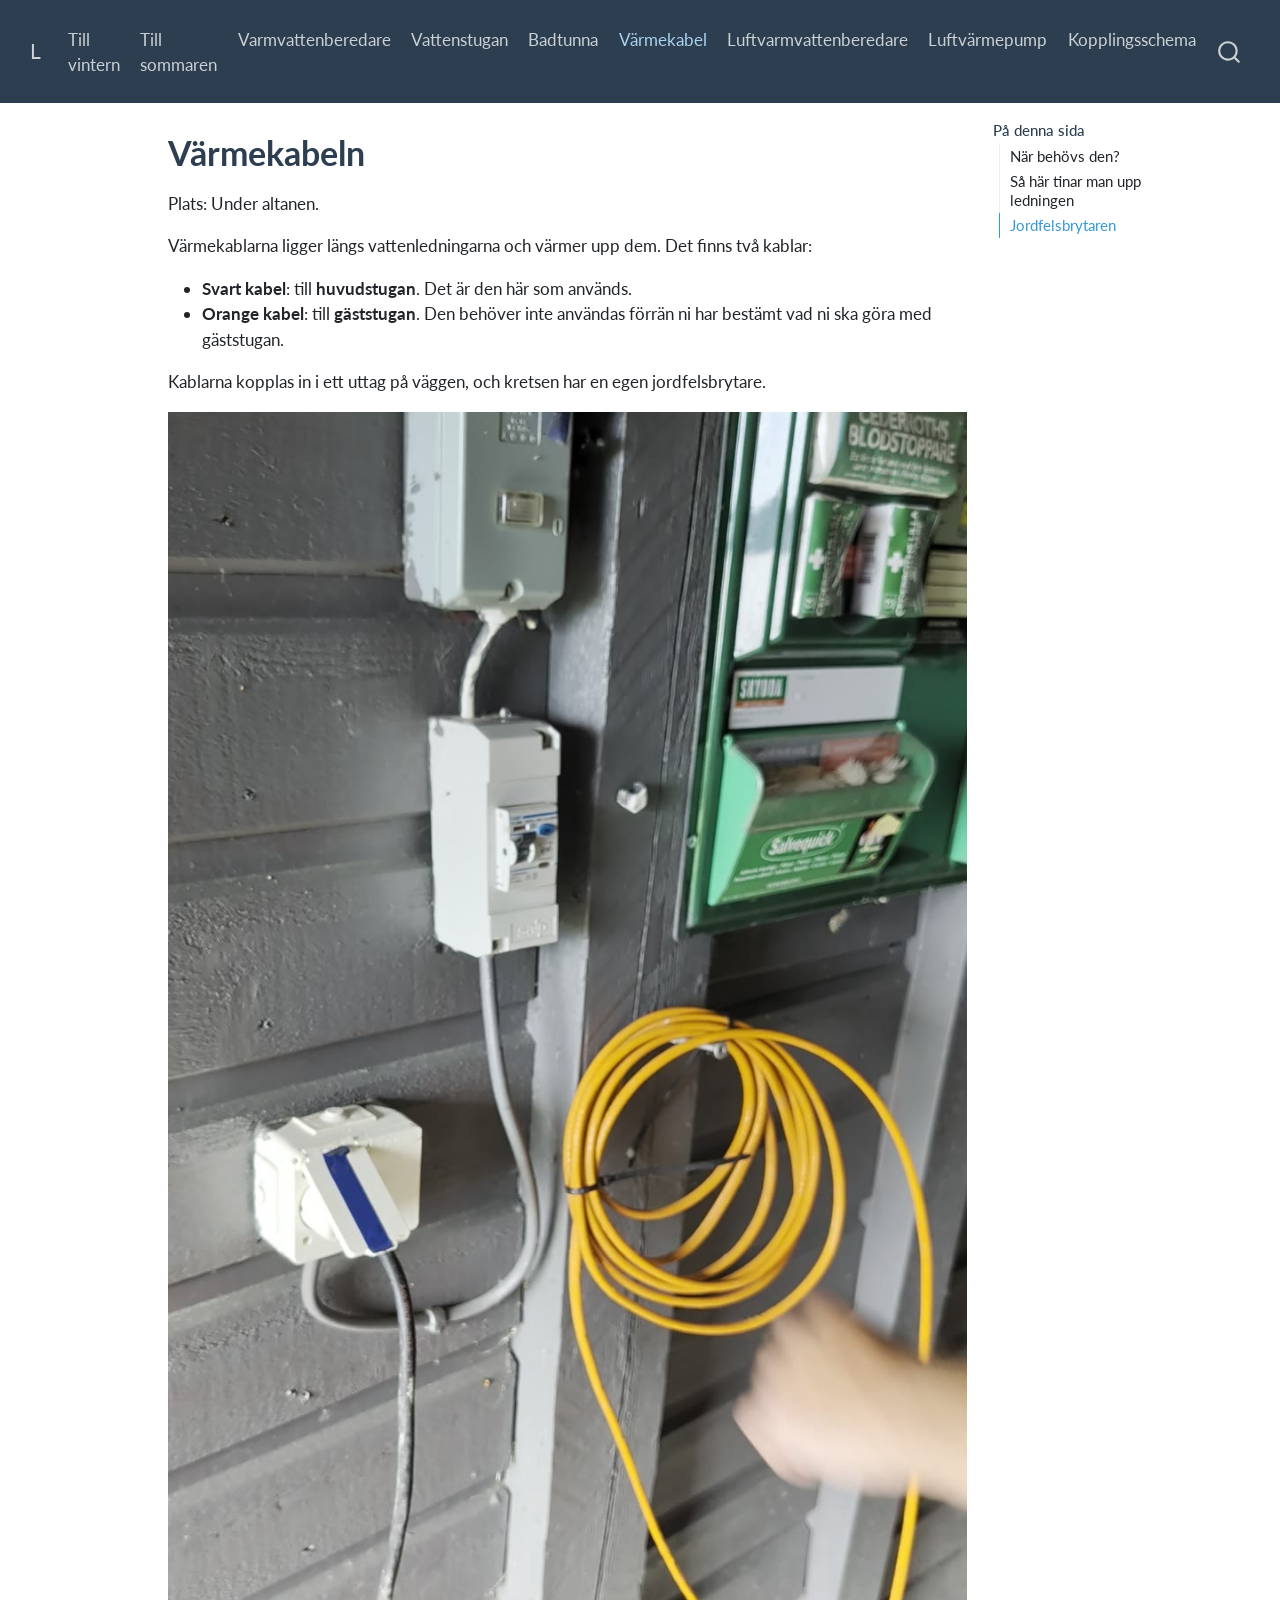
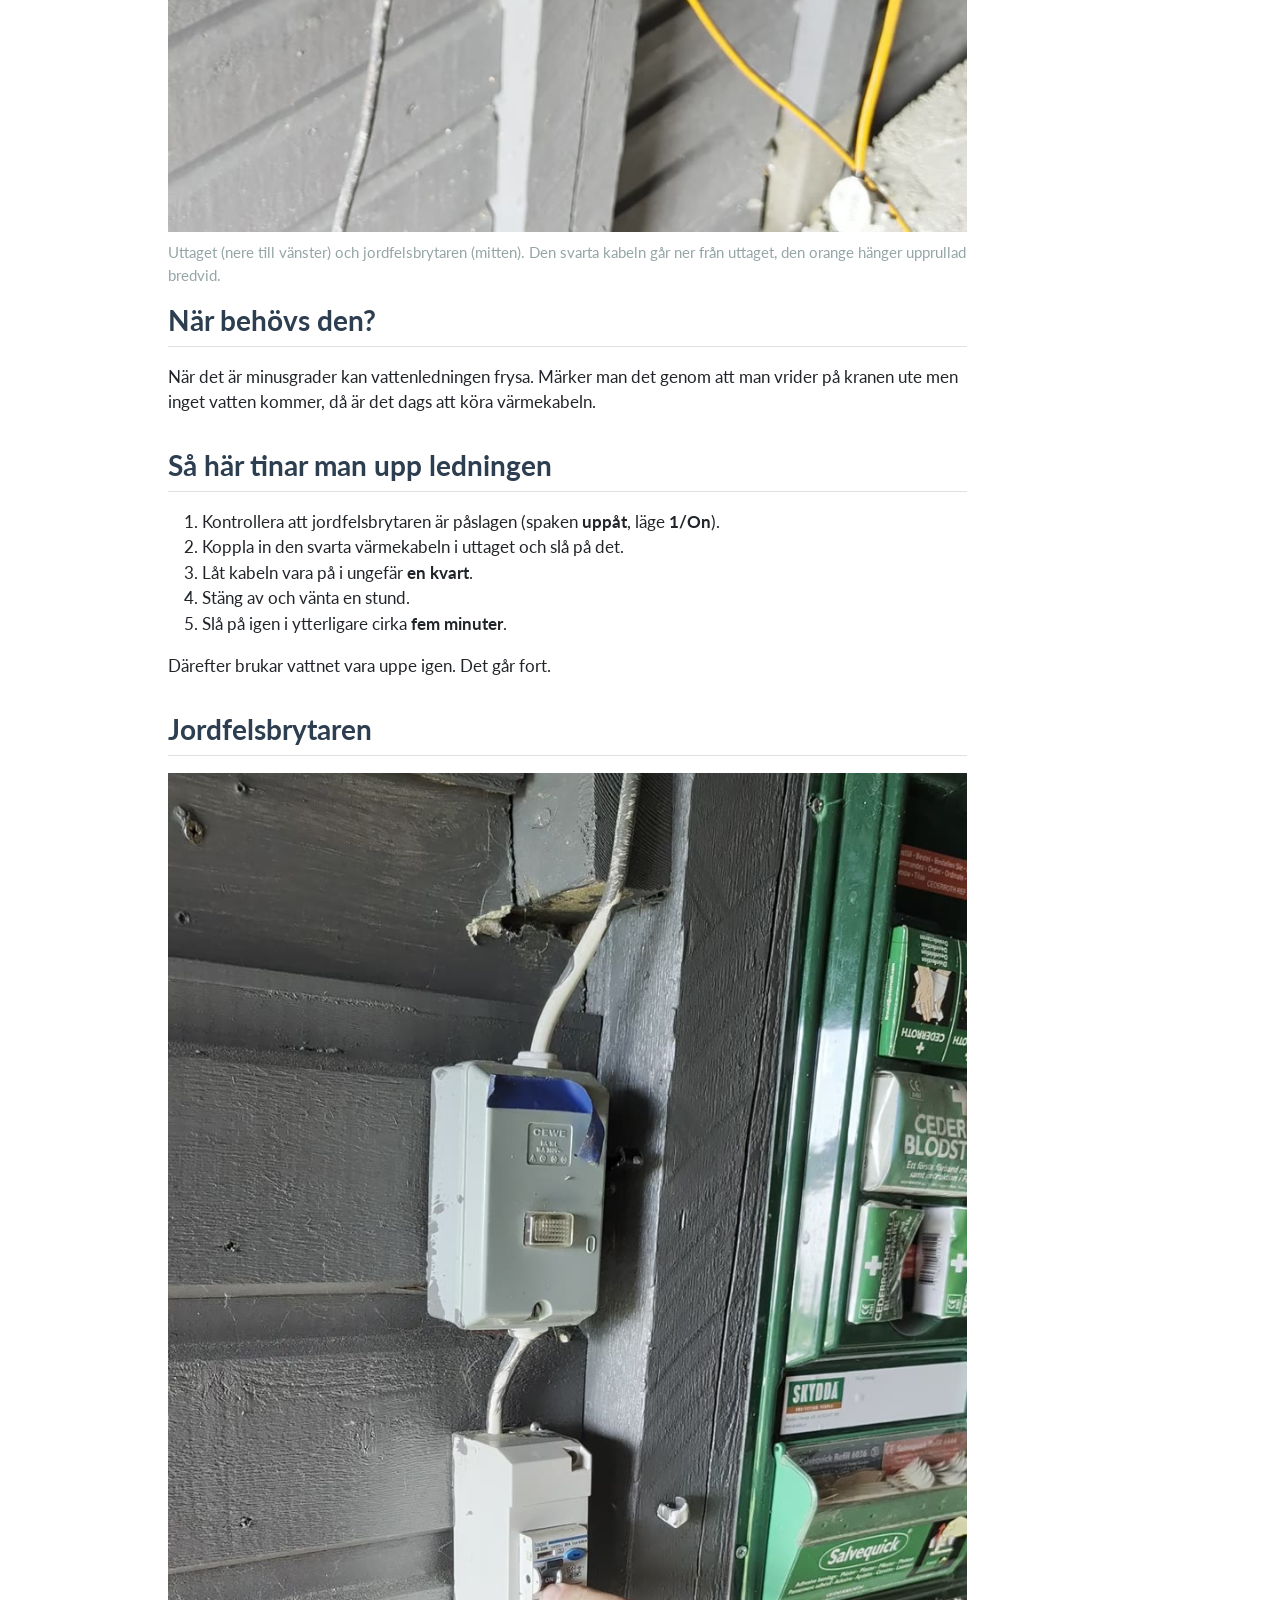
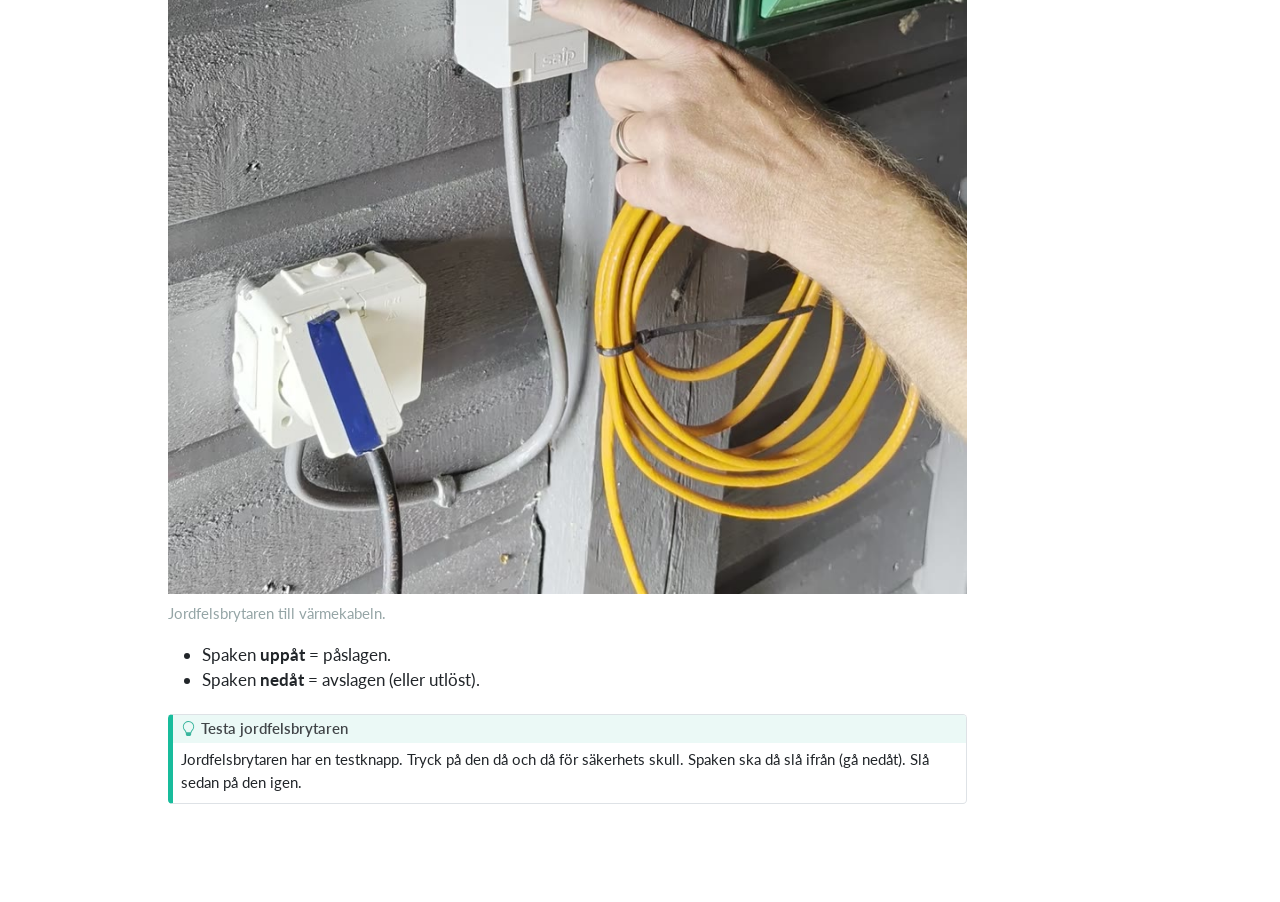
<file: värmekabel.html>
<!DOCTYPE html>
<html xmlns="http://www.w3.org/1999/xhtml" lang="sv" xml:lang="sv"><head>

<meta charset="utf-8">
<meta name="generator" content="quarto-1.9.38">

<meta name="viewport" content="width=device-width, initial-scale=1.0, user-scalable=yes">


<title>Värmekabeln – Langanget120</title>
<style>
/* Default styles provided by pandoc.
** See https://pandoc.org/MANUAL.html#variables-for-html for config info.
*/
code{white-space: pre-wrap;}
span.smallcaps{font-variant: small-caps;}
div.columns{display: flex; gap: min(4vw, 1.5em);}
div.column{flex: auto; overflow-x: auto;}
div.hanging-indent{margin-left: 1.5em; text-indent: -1.5em;}
ul.task-list{list-style: none;}
ul.task-list li input[type="checkbox"] {
  width: 0.8em;
  margin: 0 0.8em 0.2em -1em; /* quarto-specific, see https://github.com/quarto-dev/quarto-cli/issues/4556 */ 
  vertical-align: middle;
}
</style>


<script src="site_libs/quarto-nav/quarto-nav.js"></script>
<script src="site_libs/quarto-nav/headroom.min.js"></script>
<script src="site_libs/clipboard/clipboard.min.js"></script>
<script src="site_libs/quarto-search/autocomplete.umd.js"></script>
<script src="site_libs/quarto-search/fuse.min.js"></script>
<script src="site_libs/quarto-search/quarto-search.js"></script>
<meta name="quarto:offset" content="./">
<script src="site_libs/quarto-html/quarto.js" type="module"></script>
<script src="site_libs/quarto-html/tabsets/tabsets.js" type="module"></script>
<script src="site_libs/quarto-html/popper.min.js"></script>
<script src="site_libs/quarto-html/tippy.umd.min.js"></script>
<script src="site_libs/quarto-html/anchor.min.js"></script>
<link href="site_libs/quarto-html/tippy.css" rel="stylesheet">
<link href="site_libs/quarto-html/quarto-syntax-highlighting-15634bcf2e68342d4ad2dfa704d543f6.css" rel="stylesheet" class="quarto-color-scheme" id="quarto-text-highlighting-styles">
<link href="site_libs/quarto-html/quarto-syntax-highlighting-dark-0a6b7249c26820e032cb0bd839ff02b1.css" rel="stylesheet" class="quarto-color-scheme quarto-color-alternate" id="quarto-text-highlighting-styles">
<link href="site_libs/quarto-html/quarto-syntax-highlighting-15634bcf2e68342d4ad2dfa704d543f6.css" rel="stylesheet" class="quarto-color-scheme-extra" id="quarto-text-highlighting-styles">
<script src="site_libs/bootstrap/bootstrap.min.js"></script>
<link href="site_libs/bootstrap/bootstrap-icons.css" rel="stylesheet">
<link href="site_libs/bootstrap/bootstrap-17fa43110252fe5d7fbc076cda6e6503.min.css" rel="stylesheet" append-hash="true" class="quarto-color-scheme" id="quarto-bootstrap" data-mode="light">
<link href="site_libs/bootstrap/bootstrap-dark-2f3706f3f720ffabbc97d3e3986e1aea.min.css" rel="stylesheet" append-hash="true" class="quarto-color-scheme quarto-color-alternate" id="quarto-bootstrap" data-mode="light">
<link href="site_libs/bootstrap/bootstrap-17fa43110252fe5d7fbc076cda6e6503.min.css" rel="stylesheet" append-hash="true" class="quarto-color-scheme-extra" id="quarto-bootstrap" data-mode="light">
<script id="quarto-search-options" type="application/json">{
  "location": "navbar",
  "copy-button": false,
  "collapse-after": 3,
  "panel-placement": "end",
  "type": "overlay",
  "limit": 50,
  "keyboard-shortcut": [
    "f",
    "/",
    "s"
  ],
  "show-item-context": false,
  "language": {
    "search-no-results-text": "Inget resultat",
    "search-matching-documents-text": "matchande dokument",
    "search-copy-link-title": "Kopiera länk för att söka",
    "search-hide-matches-text": "Göm ytterligare resultat",
    "search-more-match-text": "annat resultat i detta dokument",
    "search-more-matches-text": "fler resultat i detta dokument",
    "search-clear-button-title": "Rensa",
    "search-text-placeholder": "",
    "search-detached-cancel-button-title": "Avbryt",
    "search-submit-button-title": "Verkställ",
    "search-label": "Sök"
  }
}</script>


<link rel="stylesheet" href="styles.css">
</head>

<body class="nav-fixed quarto-light">

<div id="quarto-search-results"></div>
  <header id="quarto-header" class="headroom fixed-top">
    <nav class="navbar navbar-expand-lg " data-bs-theme="dark">
      <div class="navbar-container container-fluid">
      <div class="navbar-brand-container mx-auto">
    <a class="navbar-brand" href="./index.html">
    <span class="navbar-title">Langanget120</span>
    </a>
  </div>
            <div id="quarto-search" class="" title="Sök"></div>
          <button class="navbar-toggler" type="button" data-bs-toggle="collapse" data-bs-target="#navbarCollapse" aria-controls="navbarCollapse" role="menu" aria-expanded="false" aria-label="Skifta navigering" onclick="if (window.quartoToggleHeadroom) { window.quartoToggleHeadroom(); }">
  <span class="navbar-toggler-icon"></span>
</button>
          <div class="collapse navbar-collapse" id="navbarCollapse">
            <ul class="navbar-nav navbar-nav-scroll me-auto">
  <li class="nav-item">
    <a class="nav-link" href="./till-vintern.html"> 
<span class="menu-text">Till vintern</span></a>
  </li>  
  <li class="nav-item">
    <a class="nav-link" href="./till-sommaren.html"> 
<span class="menu-text">Till sommaren</span></a>
  </li>  
  <li class="nav-item">
    <a class="nav-link" href="./varmvattenberedare.html"> 
<span class="menu-text">Varmvattenberedare</span></a>
  </li>  
  <li class="nav-item">
    <a class="nav-link" href="./vattenstugan.html"> 
<span class="menu-text">Vattenstugan</span></a>
  </li>  
  <li class="nav-item">
    <a class="nav-link" href="./badtunna.html"> 
<span class="menu-text">Badtunna</span></a>
  </li>  
  <li class="nav-item">
    <a class="nav-link active" href="./värmekabel.html" aria-current="page"> 
<span class="menu-text">Värmekabel</span></a>
  </li>  
  <li class="nav-item">
    <a class="nav-link" href="./luftvarmvattenberedare.html"> 
<span class="menu-text">Luftvarmvattenberedare</span></a>
  </li>  
  <li class="nav-item">
    <a class="nav-link" href="./luftvarmepump.html"> 
<span class="menu-text">Luftvärmepump</span></a>
  </li>  
  <li class="nav-item">
    <a class="nav-link" href="./kopplingsschema.html"> 
<span class="menu-text">Kopplingsschema</span></a>
  </li>  
</ul>
          </div> <!-- /navcollapse -->
            <div class="quarto-navbar-tools">
</div>
      </div> <!-- /container-fluid -->
    </nav>
</header>
<!-- content -->
<div id="quarto-content" class="quarto-container page-columns page-rows-contents page-layout-article page-navbar">
<!-- sidebar -->
<!-- margin-sidebar -->
    <div id="quarto-margin-sidebar" class="sidebar margin-sidebar">
        <nav id="TOC" role="doc-toc" class="toc-active">
    <h2 id="toc-title">På denna sida</h2>
   
  <ul>
  <li><a href="#när-behövs-den" id="toc-när-behövs-den" class="nav-link active" data-scroll-target="#när-behövs-den">När behövs den?</a></li>
  <li><a href="#tina" id="toc-tina" class="nav-link" data-scroll-target="#tina">Så här tinar man upp ledningen</a></li>
  <li><a href="#jordfelsbrytaren" id="toc-jordfelsbrytaren" class="nav-link" data-scroll-target="#jordfelsbrytaren">Jordfelsbrytaren</a></li>
  </ul>
</nav>
    </div>
<!-- main -->
<main class="content" id="quarto-document-content">

<header id="title-block-header" class="quarto-title-block default">
<div class="quarto-title">
<h1 class="title">Värmekabeln</h1>
</div>



<div class="quarto-title-meta">

    
  
    
  </div>
  


</header>


<p>Plats: Under altanen.</p>
<p>Värmekablarna ligger längs vattenledningarna och värmer upp dem. Det finns två kablar:</p>
<ul>
<li><strong>Svart kabel</strong>: till <strong>huvudstugan</strong>. Det är den här som används.</li>
<li><strong>Orange kabel</strong>: till <strong>gäststugan</strong>. Den behöver inte användas förrän ni har bestämt vad ni ska göra med gäststugan.</li>
</ul>
<p>Kablarna kopplas in i ett uttag på väggen, och kretsen har en egen jordfelsbrytare.</p>
<div class="quarto-figure quarto-figure-center">
<figure class="figure">
<p><img src="images/varmekabel/oversikt.jpg" class="img-fluid figure-img"></p>
<figcaption>Uttaget (nere till vänster) och jordfelsbrytaren (mitten). Den svarta kabeln går ner från uttaget, den orange hänger upprullad bredvid.</figcaption>
</figure>
</div>
<section id="när-behövs-den" class="level2">
<h2 class="anchored" data-anchor-id="när-behövs-den">När behövs den?</h2>
<p>När det är minusgrader kan vattenledningen frysa. Märker man det genom att man vrider på kranen ute men inget vatten kommer, då är det dags att köra värmekabeln.</p>
</section>
<section id="tina" class="level2">
<h2 class="anchored" data-anchor-id="tina">Så här tinar man upp ledningen</h2>
<ol type="1">
<li>Kontrollera att jordfelsbrytaren är påslagen (spaken <strong>uppåt</strong>, läge <strong>1/On</strong>).</li>
<li>Koppla in den svarta värmekabeln i uttaget och slå på det.</li>
<li>Låt kabeln vara på i ungefär <strong>en kvart</strong>.</li>
<li>Stäng av och vänta en stund.</li>
<li>Slå på igen i ytterligare cirka <strong>fem minuter</strong>.</li>
</ol>
<p>Därefter brukar vattnet vara uppe igen. Det går fort.</p>
</section>
<section id="jordfelsbrytaren" class="level2">
<h2 class="anchored" data-anchor-id="jordfelsbrytaren">Jordfelsbrytaren</h2>
<div class="quarto-figure quarto-figure-center">
<figure class="figure">
<p><img src="images/varmekabel/jordfelsbrytare.jpg" class="img-fluid figure-img"></p>
<figcaption>Jordfelsbrytaren till värmekabeln.</figcaption>
</figure>
</div>
<ul>
<li>Spaken <strong>uppåt</strong> = påslagen.</li>
<li>Spaken <strong>nedåt</strong> = avslagen (eller utlöst).</li>
</ul>
<div class="callout callout-style-default callout-tip callout-titled">
<div class="callout-header d-flex align-content-center">
<div class="callout-icon-container">
<i class="callout-icon"></i>
</div>
<div class="callout-title-container flex-fill">
<span class="screen-reader-only">Tips</span>Testa jordfelsbrytaren
</div>
</div>
<div class="callout-body-container callout-body">
<p>Jordfelsbrytaren har en testknapp. Tryck på den då och då för säkerhets skull. Spaken ska då slå ifrån (gå nedåt). Slå sedan på den igen.</p>
</div>
</div>


</section>

</main> <!-- /main -->
<script id="quarto-html-after-body" type="application/javascript">
  window.document.addEventListener("DOMContentLoaded", function (event) {
    const icon = "";
    const anchorJS = new window.AnchorJS();
    anchorJS.options = {
      placement: 'right',
      icon: icon
    };
    anchorJS.add('.anchored');
    const isCodeAnnotation = (el) => {
      for (const clz of el.classList) {
        if (clz.startsWith('code-annotation-')) {                     
          return true;
        }
      }
      return false;
    }
    const onCopySuccess = function(e) {
      // button target
      const button = e.trigger;
      // don't keep focus
      button.blur();
      // flash "checked"
      button.classList.add('code-copy-button-checked');
      var currentTitle = button.getAttribute("title");
      button.setAttribute("title", "Kopierat!");
      let tooltip;
      if (window.bootstrap) {
        button.setAttribute("data-bs-toggle", "tooltip");
        button.setAttribute("data-bs-placement", "left");
        button.setAttribute("data-bs-title", "Kopierat!");
        tooltip = new bootstrap.Tooltip(button, 
          { trigger: "manual", 
            customClass: "code-copy-button-tooltip",
            offset: [0, -8]});
        tooltip.show();    
      }
      setTimeout(function() {
        if (tooltip) {
          tooltip.hide();
          button.removeAttribute("data-bs-title");
          button.removeAttribute("data-bs-toggle");
          button.removeAttribute("data-bs-placement");
        }
        button.setAttribute("title", currentTitle);
        button.classList.remove('code-copy-button-checked');
      }, 1000);
      // clear code selection
      e.clearSelection();
    }
    const getTextToCopy = function(trigger) {
      const outerScaffold = trigger.parentElement.cloneNode(true);
      const codeEl = outerScaffold.querySelector('code');
      for (const childEl of codeEl.children) {
        if (isCodeAnnotation(childEl)) {
          childEl.remove();
        }
      }
      return codeEl.innerText;
    }
    const clipboard = new window.ClipboardJS('.code-copy-button:not([data-in-quarto-modal])', {
      text: getTextToCopy
    });
    clipboard.on('success', onCopySuccess);
    if (window.document.getElementById('quarto-embedded-source-code-modal')) {
      const clipboardModal = new window.ClipboardJS('.code-copy-button[data-in-quarto-modal]', {
        text: getTextToCopy,
        container: window.document.getElementById('quarto-embedded-source-code-modal')
      });
      clipboardModal.on('success', onCopySuccess);
    }
      var localhostRegex = new RegExp(/^(?:http|https):\/\/localhost\:?[0-9]*\//);
      var mailtoRegex = new RegExp(/^mailto:/);
        var filterRegex = new RegExp("https:\/\/Sebastian-D\.github\.io\/langanget120\/");
      var isInternal = (href) => {
          return filterRegex.test(href) || localhostRegex.test(href) || mailtoRegex.test(href);
      }
      // Inspect non-navigation links and adorn them if external
     var links = window.document.querySelectorAll('a[href]:not(.nav-link):not(.navbar-brand):not(.toc-action):not(.sidebar-link):not(.sidebar-item-toggle):not(.pagination-link):not(.no-external):not([aria-hidden]):not(.dropdown-item):not(.quarto-navigation-tool):not(.about-link)');
      for (var i=0; i<links.length; i++) {
        const link = links[i];
        if (!isInternal(link.href)) {
          // undo the damage that might have been done by quarto-nav.js in the case of
          // links that we want to consider external
          if (link.dataset.originalHref !== undefined) {
            link.href = link.dataset.originalHref;
          }
        }
      }
    function tippyHover(el, contentFn, onTriggerFn, onUntriggerFn) {
      const config = {
        allowHTML: true,
        maxWidth: 500,
        delay: 100,
        arrow: false,
        appendTo: function(el) {
            return el.parentElement;
        },
        interactive: true,
        interactiveBorder: 10,
        theme: 'quarto',
        placement: 'bottom-start',
      };
      if (contentFn) {
        config.content = contentFn;
      }
      if (onTriggerFn) {
        config.onTrigger = onTriggerFn;
      }
      if (onUntriggerFn) {
        config.onUntrigger = onUntriggerFn;
      }
      window.tippy(el, config); 
    }
    const noterefs = window.document.querySelectorAll('a[role="doc-noteref"]');
    for (var i=0; i<noterefs.length; i++) {
      const ref = noterefs[i];
      tippyHover(ref, function() {
        // use id or data attribute instead here
        let href = ref.getAttribute('data-footnote-href') || ref.getAttribute('href');
        try { href = new URL(href).hash; } catch {}
        const id = href.replace(/^#\/?/, "");
        const note = window.document.getElementById(id);
        if (note) {
          return note.innerHTML;
        } else {
          return "";
        }
      });
    }
    const xrefs = window.document.querySelectorAll('a.quarto-xref');
    const processXRef = (id, note) => {
      // Strip column container classes
      const stripColumnClz = (el) => {
        el.classList.remove("page-full", "page-columns");
        if (el.children) {
          for (const child of el.children) {
            stripColumnClz(child);
          }
        }
      }
      stripColumnClz(note)
      if (id === null || id.startsWith('sec-')) {
        // Special case sections, only their first couple elements
        const container = document.createElement("div");
        if (note.children && note.children.length > 2) {
          container.appendChild(note.children[0].cloneNode(true));
          for (let i = 1; i < note.children.length; i++) {
            const child = note.children[i];
            if (child.tagName === "P" && child.innerText === "") {
              continue;
            } else {
              container.appendChild(child.cloneNode(true));
              break;
            }
          }
          if (window.Quarto?.typesetMath) {
            window.Quarto.typesetMath(container);
          }
          return container.innerHTML
        } else {
          if (window.Quarto?.typesetMath) {
            window.Quarto.typesetMath(note);
          }
          return note.innerHTML;
        }
      } else {
        // Remove any anchor links if they are present
        const anchorLink = note.querySelector('a.anchorjs-link');
        if (anchorLink) {
          anchorLink.remove();
        }
        if (window.Quarto?.typesetMath) {
          window.Quarto.typesetMath(note);
        }
        if (note.classList.contains("callout")) {
          return note.outerHTML;
        } else {
          return note.innerHTML;
        }
      }
    }
    for (var i=0; i<xrefs.length; i++) {
      const xref = xrefs[i];
      tippyHover(xref, undefined, function(instance) {
        instance.disable();
        let url = xref.getAttribute('href');
        let hash = undefined; 
        if (url.startsWith('#')) {
          hash = url;
        } else {
          try { hash = new URL(url).hash; } catch {}
        }
        if (hash) {
          const id = hash.replace(/^#\/?/, "");
          const note = window.document.getElementById(id);
          if (note !== null) {
            try {
              const html = processXRef(id, note.cloneNode(true));
              instance.setContent(html);
            } finally {
              instance.enable();
              instance.show();
            }
          } else {
            // See if we can fetch this
            fetch(url.split('#')[0])
            .then(res => res.text())
            .then(html => {
              const parser = new DOMParser();
              const htmlDoc = parser.parseFromString(html, "text/html");
              const note = htmlDoc.getElementById(id);
              if (note !== null) {
                const html = processXRef(id, note);
                instance.setContent(html);
              } 
            }).finally(() => {
              instance.enable();
              instance.show();
            });
          }
        } else {
          // See if we can fetch a full url (with no hash to target)
          // This is a special case and we should probably do some content thinning / targeting
          fetch(url)
          .then(res => res.text())
          .then(html => {
            const parser = new DOMParser();
            const htmlDoc = parser.parseFromString(html, "text/html");
            const note = htmlDoc.querySelector('main.content');
            if (note !== null) {
              // This should only happen for chapter cross references
              // (since there is no id in the URL)
              // remove the first header
              if (note.children.length > 0 && note.children[0].tagName === "HEADER") {
                note.children[0].remove();
              }
              const html = processXRef(null, note);
              instance.setContent(html);
            } 
          }).finally(() => {
            instance.enable();
            instance.show();
          });
        }
      }, function(instance) {
      });
    }
        let selectedAnnoteEl;
        const selectorForAnnotation = ( cell, annotation) => {
          let cellAttr = 'data-code-cell="' + cell + '"';
          let lineAttr = 'data-code-annotation="' +  annotation + '"';
          const selector = 'span[' + cellAttr + '][' + lineAttr + ']';
          return selector;
        }
        const selectCodeLines = (annoteEl) => {
          const doc = window.document;
          const targetCell = annoteEl.getAttribute("data-target-cell");
          const targetAnnotation = annoteEl.getAttribute("data-target-annotation");
          const annoteSpan = window.document.querySelector(selectorForAnnotation(targetCell, targetAnnotation));
          const lines = annoteSpan.getAttribute("data-code-lines").split(",");
          const lineIds = lines.map((line) => {
            return targetCell + "-" + line;
          })
          let top = null;
          let height = null;
          let parent = null;
          if (lineIds.length > 0) {
              //compute the position of the single el (top and bottom and make a div)
              const el = window.document.getElementById(lineIds[0]);
              top = el.offsetTop;
              height = el.offsetHeight;
              parent = el.parentElement.parentElement;
            if (lineIds.length > 1) {
              const lastEl = window.document.getElementById(lineIds[lineIds.length - 1]);
              const bottom = lastEl.offsetTop + lastEl.offsetHeight;
              height = bottom - top;
            }
            if (top !== null && height !== null && parent !== null) {
              // cook up a div (if necessary) and position it 
              let div = window.document.getElementById("code-annotation-line-highlight");
              if (div === null) {
                div = window.document.createElement("div");
                div.setAttribute("id", "code-annotation-line-highlight");
                div.style.position = 'absolute';
                parent.appendChild(div);
              }
              div.style.top = top - 2 + "px";
              div.style.height = height + 4 + "px";
              div.style.left = 0;
              let gutterDiv = window.document.getElementById("code-annotation-line-highlight-gutter");
              if (gutterDiv === null) {
                gutterDiv = window.document.createElement("div");
                gutterDiv.setAttribute("id", "code-annotation-line-highlight-gutter");
                gutterDiv.style.position = 'absolute';
                const codeCell = window.document.getElementById(targetCell);
                const gutter = codeCell.querySelector('.code-annotation-gutter');
                gutter.appendChild(gutterDiv);
              }
              gutterDiv.style.top = top - 2 + "px";
              gutterDiv.style.height = height + 4 + "px";
            }
            selectedAnnoteEl = annoteEl;
          }
        };
        const unselectCodeLines = () => {
          const elementsIds = ["code-annotation-line-highlight", "code-annotation-line-highlight-gutter"];
          elementsIds.forEach((elId) => {
            const div = window.document.getElementById(elId);
            if (div) {
              div.remove();
            }
          });
          selectedAnnoteEl = undefined;
        };
          // Handle positioning of the toggle
      window.addEventListener(
        "resize",
        throttle(() => {
          elRect = undefined;
          if (selectedAnnoteEl) {
            selectCodeLines(selectedAnnoteEl);
          }
        }, 10)
      );
      function throttle(fn, ms) {
      let throttle = false;
      let timer;
        return (...args) => {
          if(!throttle) { // first call gets through
              fn.apply(this, args);
              throttle = true;
          } else { // all the others get throttled
              if(timer) clearTimeout(timer); // cancel #2
              timer = setTimeout(() => {
                fn.apply(this, args);
                timer = throttle = false;
              }, ms);
          }
        };
      }
        // Attach click handler to the DT
        const annoteDls = window.document.querySelectorAll('dt[data-target-cell]');
        for (const annoteDlNode of annoteDls) {
          annoteDlNode.addEventListener('click', (event) => {
            const clickedEl = event.target;
            if (clickedEl !== selectedAnnoteEl) {
              unselectCodeLines();
              const activeEl = window.document.querySelector('dt[data-target-cell].code-annotation-active');
              if (activeEl) {
                activeEl.classList.remove('code-annotation-active');
              }
              selectCodeLines(clickedEl);
              clickedEl.classList.add('code-annotation-active');
            } else {
              // Unselect the line
              unselectCodeLines();
              clickedEl.classList.remove('code-annotation-active');
            }
          });
        }
    const findCites = (el) => {
      const parentEl = el.parentElement;
      if (parentEl) {
        const cites = parentEl.dataset.cites;
        if (cites) {
          return {
            el,
            cites: cites.split(' ')
          };
        } else {
          return findCites(el.parentElement)
        }
      } else {
        return undefined;
      }
    };
    var bibliorefs = window.document.querySelectorAll('a[role="doc-biblioref"]');
    for (var i=0; i<bibliorefs.length; i++) {
      const ref = bibliorefs[i];
      const citeInfo = findCites(ref);
      if (citeInfo) {
        tippyHover(citeInfo.el, function() {
          var popup = window.document.createElement('div');
          citeInfo.cites.forEach(function(cite) {
            var citeDiv = window.document.createElement('div');
            citeDiv.classList.add('hanging-indent');
            citeDiv.classList.add('csl-entry');
            var biblioDiv = window.document.getElementById('ref-' + cite);
            if (biblioDiv) {
              citeDiv.innerHTML = biblioDiv.innerHTML;
            }
            popup.appendChild(citeDiv);
          });
          return popup.innerHTML;
        });
      }
    }
  });
  </script>
</div> <!-- /content -->




</body></html>
</file>
<file: site_libs/quarto-html/tippy.css>
.tippy-box[data-animation=fade][data-state=hidden]{opacity:0}[data-tippy-root]{max-width:calc(100vw - 10px)}.tippy-box{position:relative;background-color:#333;color:#fff;border-radius:4px;font-size:14px;line-height:1.4;white-space:normal;outline:0;transition-property:transform,visibility,opacity}.tippy-box[data-placement^=top]>.tippy-arrow{bottom:0}.tippy-box[data-placement^=top]>.tippy-arrow:before{bottom:-7px;left:0;border-width:8px 8px 0;border-top-color:initial;transform-origin:center top}.tippy-box[data-placement^=bottom]>.tippy-arrow{top:0}.tippy-box[data-placement^=bottom]>.tippy-arrow:before{top:-7px;left:0;border-width:0 8px 8px;border-bottom-color:initial;transform-origin:center bottom}.tippy-box[data-placement^=left]>.tippy-arrow{right:0}.tippy-box[data-placement^=left]>.tippy-arrow:before{border-width:8px 0 8px 8px;border-left-color:initial;right:-7px;transform-origin:center left}.tippy-box[data-placement^=right]>.tippy-arrow{left:0}.tippy-box[data-placement^=right]>.tippy-arrow:before{left:-7px;border-width:8px 8px 8px 0;border-right-color:initial;transform-origin:center right}.tippy-box[data-inertia][data-state=visible]{transition-timing-function:cubic-bezier(.54,1.5,.38,1.11)}.tippy-arrow{width:16px;height:16px;color:#333}.tippy-arrow:before{content:"";position:absolute;border-color:transparent;border-style:solid}.tippy-content{position:relative;padding:5px 9px;z-index:1}
</file>
<file: site_libs/quarto-html/quarto-syntax-highlighting-15634bcf2e68342d4ad2dfa704d543f6.css>
/* quarto syntax highlight colors */
:root {
  --quarto-hl-ot-color: #003B4F;
  --quarto-hl-at-color: #657422;
  --quarto-hl-ss-color: #20794D;
  --quarto-hl-an-color: #5E5E5E;
  --quarto-hl-fu-color: #4758AB;
  --quarto-hl-st-color: #20794D;
  --quarto-hl-cf-color: #003B4F;
  --quarto-hl-op-color: #5E5E5E;
  --quarto-hl-er-color: #AD0000;
  --quarto-hl-bn-color: #AD0000;
  --quarto-hl-al-color: #AD0000;
  --quarto-hl-va-color: #111111;
  --quarto-hl-bu-color: inherit;
  --quarto-hl-ex-color: inherit;
  --quarto-hl-pp-color: #AD0000;
  --quarto-hl-in-color: #5E5E5E;
  --quarto-hl-vs-color: #20794D;
  --quarto-hl-wa-color: #5E5E5E;
  --quarto-hl-do-color: #5E5E5E;
  --quarto-hl-im-color: #00769E;
  --quarto-hl-ch-color: #20794D;
  --quarto-hl-dt-color: #AD0000;
  --quarto-hl-fl-color: #AD0000;
  --quarto-hl-co-color: #5E5E5E;
  --quarto-hl-cv-color: #5E5E5E;
  --quarto-hl-cn-color: #8f5902;
  --quarto-hl-sc-color: #5E5E5E;
  --quarto-hl-dv-color: #AD0000;
  --quarto-hl-kw-color: #003B4F;
}

/* other quarto variables */
:root {
  --quarto-font-monospace: SFMono-Regular, Menlo, Monaco, Consolas, "Liberation Mono", "Courier New", monospace;
}

/* syntax highlight based on Pandoc's rules */
pre > code.sourceCode > span {
  color: #003B4F;
}

code.sourceCode > span {
  color: #003B4F;
}

div.sourceCode,
div.sourceCode pre.sourceCode {
  color: #003B4F;
}

/* Normal */
code span {
  color: #003B4F;
}

/* Alert */
code span.al {
  color: #AD0000;
  font-style: inherit;
}

/* Annotation */
code span.an {
  color: #5E5E5E;
  font-style: inherit;
}

/* Attribute */
code span.at {
  color: #657422;
  font-style: inherit;
}

/* BaseN */
code span.bn {
  color: #AD0000;
  font-style: inherit;
}

/* BuiltIn */
code span.bu {
  font-style: inherit;
}

/* ControlFlow */
code span.cf {
  color: #003B4F;
  font-weight: bold;
  font-style: inherit;
}

/* Char */
code span.ch {
  color: #20794D;
  font-style: inherit;
}

/* Constant */
code span.cn {
  color: #8f5902;
  font-style: inherit;
}

/* Comment */
code span.co {
  color: #5E5E5E;
  font-style: inherit;
}

/* CommentVar */
code span.cv {
  color: #5E5E5E;
  font-style: italic;
}

/* Documentation */
code span.do {
  color: #5E5E5E;
  font-style: italic;
}

/* DataType */
code span.dt {
  color: #AD0000;
  font-style: inherit;
}

/* DecVal */
code span.dv {
  color: #AD0000;
  font-style: inherit;
}

/* Error */
code span.er {
  color: #AD0000;
  font-style: inherit;
}

/* Extension */
code span.ex {
  font-style: inherit;
}

/* Float */
code span.fl {
  color: #AD0000;
  font-style: inherit;
}

/* Function */
code span.fu {
  color: #4758AB;
  font-style: inherit;
}

/* Import */
code span.im {
  color: #00769E;
  font-style: inherit;
}

/* Information */
code span.in {
  color: #5E5E5E;
  font-style: inherit;
}

/* Keyword */
code span.kw {
  color: #003B4F;
  font-weight: bold;
  font-style: inherit;
}

/* Operator */
code span.op {
  color: #5E5E5E;
  font-style: inherit;
}

/* Other */
code span.ot {
  color: #003B4F;
  font-style: inherit;
}

/* Preprocessor */
code span.pp {
  color: #AD0000;
  font-style: inherit;
}

/* SpecialChar */
code span.sc {
  color: #5E5E5E;
  font-style: inherit;
}

/* SpecialString */
code span.ss {
  color: #20794D;
  font-style: inherit;
}

/* String */
code span.st {
  color: #20794D;
  font-style: inherit;
}

/* Variable */
code span.va {
  color: #111111;
  font-style: inherit;
}

/* VerbatimString */
code span.vs {
  color: #20794D;
  font-style: inherit;
}

/* Warning */
code span.wa {
  color: #5E5E5E;
  font-style: italic;
}

.prevent-inlining {
  content: "</";
}

/*# sourceMappingURL=f23921c56f73e400b49028c9186a1aa0.css.map */
</file>
<file: site_libs/quarto-html/quarto-syntax-highlighting-dark-0a6b7249c26820e032cb0bd839ff02b1.css>
/* quarto syntax highlight colors */
:root {
  --quarto-hl-al-color: #f07178;
  --quarto-hl-an-color: #d4d0ab;
  --quarto-hl-at-color: #00e0e0;
  --quarto-hl-bn-color: #d4d0ab;
  --quarto-hl-bu-color: #abe338;
  --quarto-hl-ch-color: #abe338;
  --quarto-hl-co-color: #f8f8f2;
  --quarto-hl-cv-color: #ffd700;
  --quarto-hl-cn-color: #ffd700;
  --quarto-hl-cf-color: #ffa07a;
  --quarto-hl-dt-color: #ffa07a;
  --quarto-hl-dv-color: #d4d0ab;
  --quarto-hl-do-color: #f8f8f2;
  --quarto-hl-er-color: #f07178;
  --quarto-hl-ex-color: #00e0e0;
  --quarto-hl-fl-color: #d4d0ab;
  --quarto-hl-fu-color: #ffa07a;
  --quarto-hl-im-color: #abe338;
  --quarto-hl-in-color: #d4d0ab;
  --quarto-hl-kw-color: #ffa07a;
  --quarto-hl-op-color: #ffa07a;
  --quarto-hl-ot-color: #00e0e0;
  --quarto-hl-pp-color: #dcc6e0;
  --quarto-hl-re-color: #00e0e0;
  --quarto-hl-sc-color: #abe338;
  --quarto-hl-ss-color: #abe338;
  --quarto-hl-st-color: #abe338;
  --quarto-hl-va-color: #00e0e0;
  --quarto-hl-vs-color: #abe338;
  --quarto-hl-wa-color: #dcc6e0;
}

/* other quarto variables */
:root {
  --quarto-font-monospace: SFMono-Regular, Menlo, Monaco, Consolas, "Liberation Mono", "Courier New", monospace;
}

/* syntax highlight based on Pandoc's rules */
pre > code.sourceCode > span {
  color: #f8f8f2;
}

code.sourceCode > span {
  color: #f8f8f2;
}

div.sourceCode,
div.sourceCode pre.sourceCode {
  color: #f8f8f2;
}

/* Normal */
code span {
  color: #f8f8f2;
}

/* Alert */
code span.al {
  color: #f07178;
}

/* Annotation */
code span.an {
  color: #d4d0ab;
}

/* Attribute */
code span.at {
  color: #00e0e0;
}

/* BaseN */
code span.bn {
  color: #d4d0ab;
}

/* BuiltIn */
code span.bu {
  color: #abe338;
}

/* ControlFlow */
code span.cf {
  font-weight: bold;
  color: #ffa07a;
}

/* Char */
code span.ch {
  color: #abe338;
}

/* Constant */
code span.cn {
  color: #ffd700;
}

/* Comment */
code span.co {
  font-style: italic;
  color: #f8f8f2;
}

/* CommentVar */
code span.cv {
  color: #ffd700;
}

/* Documentation */
code span.do {
  color: #f8f8f2;
}

/* DataType */
code span.dt {
  color: #ffa07a;
}

/* DecVal */
code span.dv {
  color: #d4d0ab;
}

/* Error */
code span.er {
  color: #f07178;
  text-decoration: underline;
}

/* Extension */
code span.ex {
  font-weight: bold;
  color: #00e0e0;
}

/* Float */
code span.fl {
  color: #d4d0ab;
}

/* Function */
code span.fu {
  color: #ffa07a;
}

/* Import */
code span.im {
  color: #abe338;
}

/* Information */
code span.in {
  color: #d4d0ab;
}

/* Keyword */
code span.kw {
  font-weight: bold;
  color: #ffa07a;
}

/* Operator */
code span.op {
  color: #ffa07a;
}

/* Other */
code span.ot {
  color: #00e0e0;
}

/* Preprocessor */
code span.pp {
  color: #dcc6e0;
}

/* RegionMarker */
code span.re {
  background-color: #f8f8f2;
  color: #00e0e0;
}

/* SpecialChar */
code span.sc {
  color: #abe338;
}

/* SpecialString */
code span.ss {
  color: #abe338;
}

/* String */
code span.st {
  color: #abe338;
}

/* Variable */
code span.va {
  color: #00e0e0;
}

/* VerbatimString */
code span.vs {
  color: #abe338;
}

/* Warning */
code span.wa {
  color: #dcc6e0;
}

.prevent-inlining {
  content: "</";
}

/*# sourceMappingURL=175367c052bafc98bd680af3479823f0.css.map */
</file>
<file: styles.css>
/* css styles */
</file>
